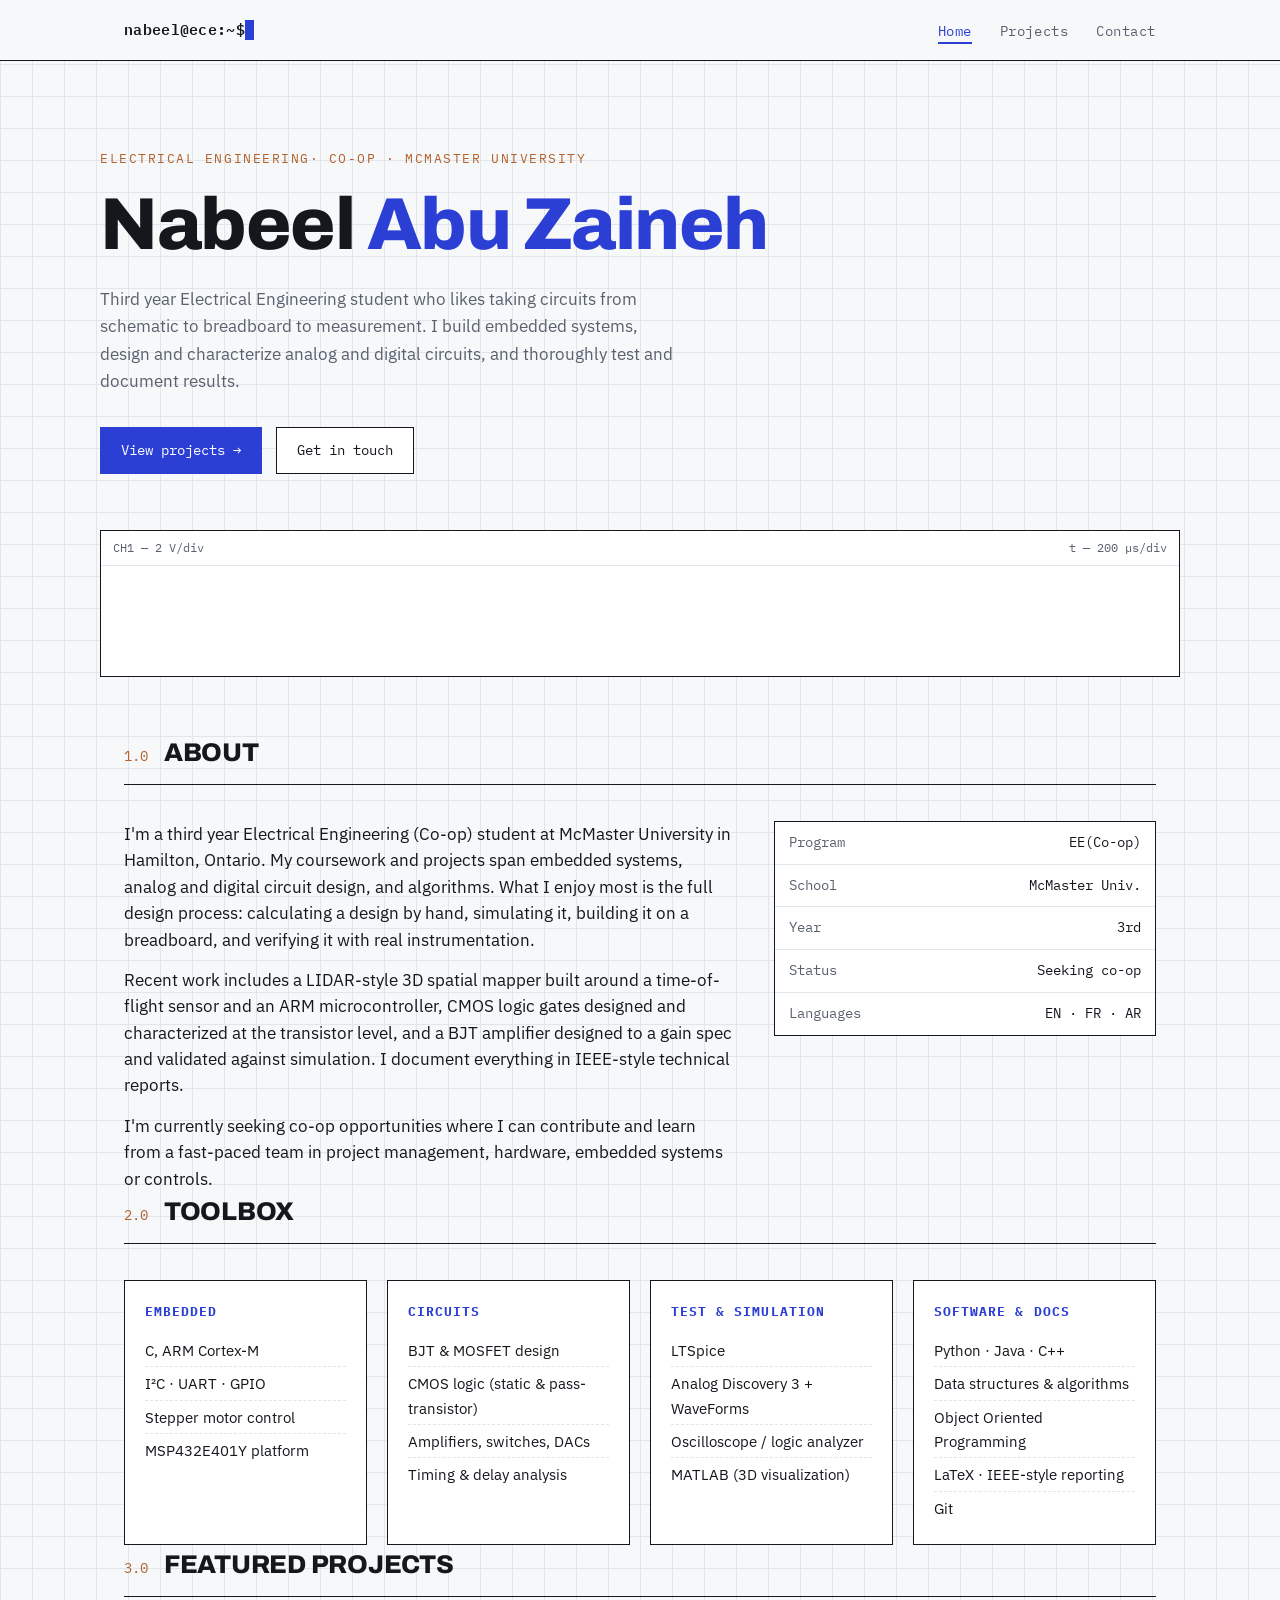
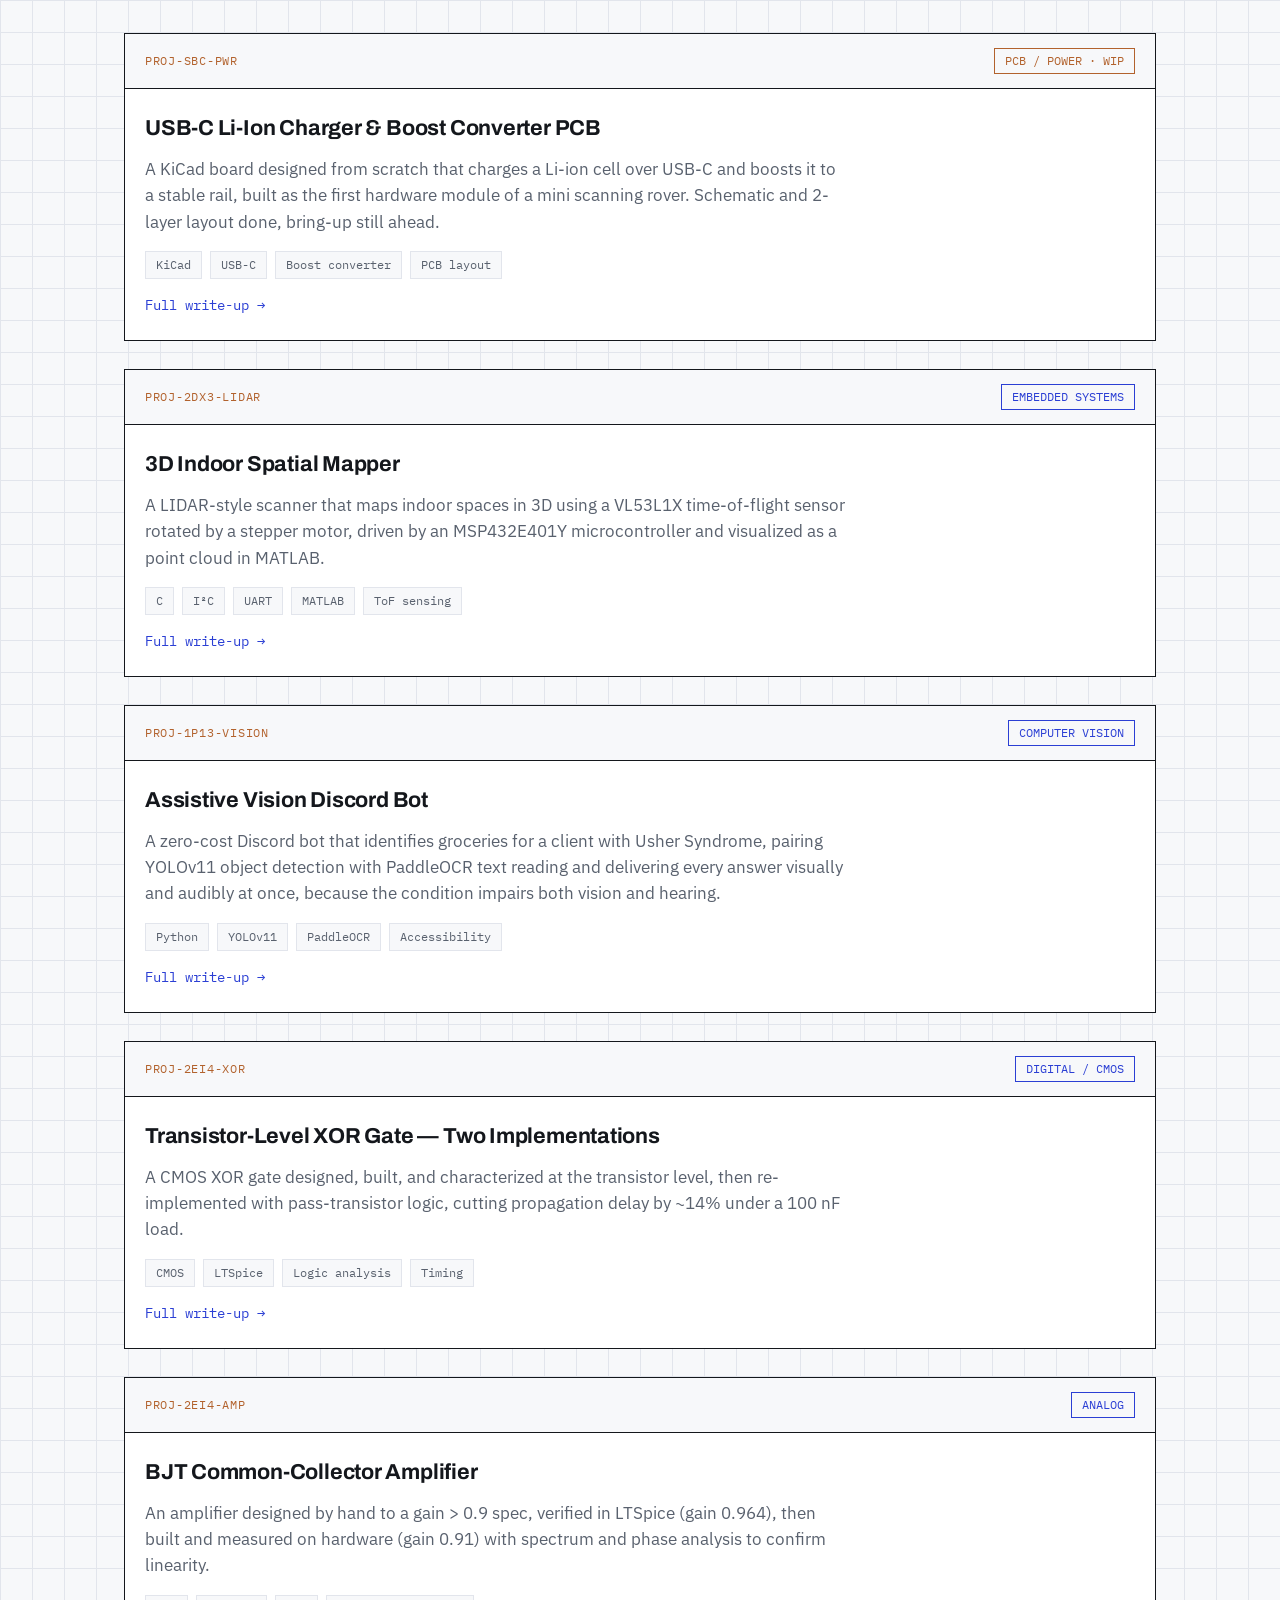
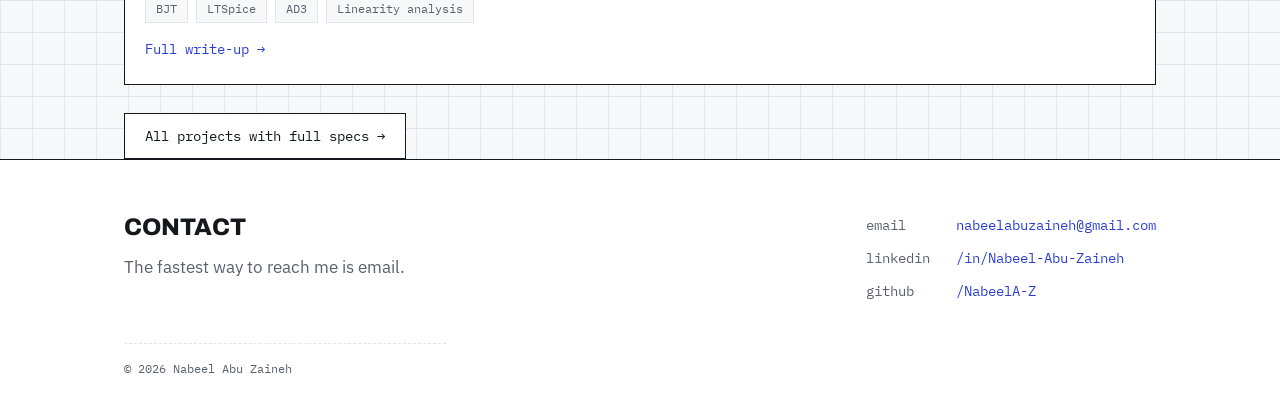
<file: index.html>
<!DOCTYPE html>
<html lang="en">
<head>
<meta charset="UTF-8">
<meta name="viewport" content="width=device-width, initial-scale=1.0">
<title>Nabeel Abu Zaineh — Electrical &amp; Computer Engineering</title>
<meta name="description" content="Portfolio of Nabeel Abu Zaineh, Electrical & Computer Engineering (Co-op) student at McMaster University. Embedded systems, circuit design, and hardware projects.">
<link rel="preconnect" href="https://fonts.googleapis.com">
<link rel="preconnect" href="https://fonts.gstatic.com" crossorigin>
<link href="https://fonts.googleapis.com/css2?family=Archivo:wght@700;800&family=IBM+Plex+Sans:wght@400;600&family=IBM+Plex+Mono:wght@400;600&display=swap" rel="stylesheet">
<link rel="stylesheet" href="style.css">
</head>
<body>

<header>
  <div class="wrap nav">
    <a class="brand" href="index.html">nabeel@ece:~$<span class="cursor">█</span></a>
    <nav aria-label="Main">
      <ul>
        <li><a href="index.html" aria-current="page">Home</a></li>
        <li><a href="projects.html">Projects</a></li>
        <li><a href="#contact">Contact</a></li>
      </ul>
    </nav>
  </div>
</header>

<main>
  <!-- ============ HERO ============ -->
  <section class="hero wrap">
    <p class="eyebrow">Electrical Engineering· Co-op · McMaster University</p>
    <h1>Nabeel <span class="accent">Abu Zaineh</span></h1>
    <p class="tagline">
      Third year Electrical Engineering student who likes taking circuits from schematic to breadboard to
      measurement. I build embedded systems, design and characterize analog and digital
      circuits, and thoroughly test and document results.
    </p>
    <div class="cta-row">
      <a class="btn primary" href="projects.html">View projects →</a>
      <a class="btn" href="#contact">Get in touch</a>
    </div>

    <!-- Signature element: oscilloscope trace -->
    <figure class="scope" aria-hidden="true">
      <div class="scope-label">
        <span>CH1 — 2 V/div</span>
        <span>t — 200 µs/div</span>
      </div>
      <svg viewBox="0 0 1200 110" preserveAspectRatio="none">
        <!-- square wave (CH1, blue) -->
        <polyline class="trace" points="0,85 90,85 90,25 210,25 210,85 330,85 330,25 450,25 450,85 570,85 570,25 690,25 690,85 810,85 810,25 930,25 930,85 1050,85 1050,25 1200,25"/>
        <!-- RC-charged response (CH2, copper) -->
        <path class="trace ghost" d="M0,85 L90,85 C110,35 130,28 210,26 L210,26 C230,76 250,83 330,84 C350,34 370,27 450,25 C470,75 490,82 570,84 C590,34 610,27 690,25 C710,75 730,82 810,84 C830,34 850,27 930,25 C950,75 970,82 1050,84 C1070,34 1090,27 1200,25"/>
      </svg>
    </figure>
  </section>

  <!-- ============ ABOUT ============ -->
  <section class="wrap reveal" id="about">
    <div class="sec-head"><span class="num">1.0</span><h2>About</h2></div>
    <div class="about-grid">
      <div>
        <p>
          I'm a third year Electrical Engineering (Co-op) student at McMaster
          University in Hamilton, Ontario. My coursework and projects span embedded systems,
          analog and digital circuit design, and algorithms. What I enjoy most is the
          full design process: calculating a design by hand, simulating it, building it on a
          breadboard, and verifying it with real instrumentation.
        </p>
        <p>
          Recent work includes a LIDAR-style 3D spatial mapper built around a time-of-flight
          sensor and an ARM microcontroller, CMOS logic gates designed and characterized at
          the transistor level, and a BJT amplifier designed to a gain spec and validated
          against simulation. I document everything in IEEE-style technical reports.
        </p>
        <p>
          I'm currently seeking co-op opportunities where I can contribute and learn from a fast-paced team in project management, hardware, embedded systems or controls.
        </p>
      </div>
      <dl class="factsheet" aria-label="Quick facts">
        <div><dt>Program</dt><dd>EE(Co-op)</dd></div>
        <div><dt>School</dt><dd>McMaster Univ.</dd></div>
        <div><dt>Year</dt><dd>3rd</dd></div>
        <div><dt>Status</dt><dd>Seeking co-op</dd></div>
        <div><dt>Languages</dt><dd>EN · FR · AR</dd></div>
      </dl>
    </div>
  </section>

  <!-- ============ SKILLS ============ -->
  <section class="wrap reveal" id="skills">
    <div class="sec-head"><span class="num">2.0</span><h2>Toolbox</h2></div>
    <div class="skills-grid">
      <div class="skill-card">
        <h3>Embedded</h3>
        <ul>
          <li>C, ARM Cortex-M</li>
          <li>I²C · UART · GPIO</li>
          <li>Stepper motor control</li>
          <li>MSP432E401Y platform</li>
        </ul>
      </div>
      <div class="skill-card">
        <h3>Circuits</h3>
        <ul>
          <li>BJT &amp; MOSFET design</li>
          <li>CMOS logic (static &amp; pass-transistor)</li>
          <li>Amplifiers, switches, DACs</li>
          <li>Timing &amp; delay analysis</li>
        </ul>
      </div>
      <div class="skill-card">
        <h3>Test &amp; Simulation</h3>
        <ul>
          <li>LTSpice</li>
          <li>Analog Discovery 3 + WaveForms</li>
          <li>Oscilloscope / logic analyzer</li>
          <li>MATLAB (3D visualization)</li>
        </ul>
      </div>
      <div class="skill-card">
        <h3>Software &amp; Docs</h3>
        <ul>
          <li>Python · Java · C++</li>
          <li>Data structures &amp; algorithms</li>
          <li>Object Oriented Programming</li>
          <li>LaTeX · IEEE-style reporting</li>
          <li>Git</li>
        </ul>
      </div>
    </div>
  </section>

  <!-- ============ FEATURED PROJECTS ============ -->
  <section class="wrap reveal" id="featured">
    <div class="sec-head"><span class="num">3.0</span><h2>Featured Projects</h2></div>
    <div class="proj-grid">

      <article class="proj">
        <div class="proj-head">
          <span class="part-no">PROJ-SBC-PWR</span>
          <span class="status wip">PCB / POWER · WIP</span>
        </div>
        <div class="proj-body">
          <h3><a href="charger.html">USB-C Li-Ion Charger &amp; Boost Converter PCB</a></h3>
          <p>
            A KiCad board designed from scratch that charges a Li-ion cell over USB-C and
            boosts it to a stable rail, built as the first hardware module of a mini
            scanning rover. Schematic and 2-layer layout done, bring-up still ahead.
          </p>
          <div class="tags">
            <span class="tag">KiCad</span><span class="tag">USB-C</span>
            <span class="tag">Boost converter</span><span class="tag">PCB layout</span>
          </div>
          <a class="readmore" href="charger.html">Full write-up →</a>
        </div>
      </article>

      <article class="proj">
        <div class="proj-head">
          <span class="part-no">PROJ-2DX3-LIDAR</span>
          <span class="status">EMBEDDED SYSTEMS</span>
        </div>
        <div class="proj-body">
          <h3><a href="lidar.html">3D Indoor Spatial Mapper</a></h3>
          <p>
            A LIDAR-style scanner that maps indoor spaces in 3D using a VL53L1X time-of-flight
            sensor rotated by a stepper motor, driven by an MSP432E401Y microcontroller and
            visualized as a point cloud in MATLAB.
          </p>
          <div class="tags">
            <span class="tag">C</span><span class="tag">I²C</span><span class="tag">UART</span>
            <span class="tag">MATLAB</span><span class="tag">ToF sensing</span>
          </div>
          <a class="readmore" href="lidar.html">Full write-up →</a>
        </div>
      </article>

      <article class="proj">
        <div class="proj-head">
          <span class="part-no">PROJ-1P13-VISION</span>
          <span class="status">COMPUTER VISION</span>
        </div>
        <div class="proj-body">
          <h3><a href="vision.html">Assistive Vision Discord Bot</a></h3>
          <p>
            A zero-cost Discord bot that identifies groceries for a client with Usher
            Syndrome, pairing YOLOv11 object detection with PaddleOCR text reading and
            delivering every answer visually and audibly at once, because the condition
            impairs both vision and hearing.
          </p>
          <div class="tags">
            <span class="tag">Python</span><span class="tag">YOLOv11</span>
            <span class="tag">PaddleOCR</span><span class="tag">Accessibility</span>
          </div>
          <a class="readmore" href="vision.html">Full write-up →</a>
        </div>
      </article>

      <article class="proj">
        <div class="proj-head">
          <span class="part-no">PROJ-2EI4-XOR</span>
          <span class="status">DIGITAL / CMOS</span>
        </div>
        <div class="proj-body">
          <h3><a href="xor.html">Transistor-Level XOR Gate — Two Implementations</a></h3>
          <p>
            A CMOS XOR gate designed, built, and characterized at the transistor level, then
            re-implemented with pass-transistor logic, cutting propagation delay by ~14%
            under a 100 nF load.
          </p>
          <div class="tags">
            <span class="tag">CMOS</span><span class="tag">LTSpice</span>
            <span class="tag">Logic analysis</span><span class="tag">Timing</span>
          </div>
          <a class="readmore" href="xor.html">Full write-up →</a>
        </div>
      </article>

      <article class="proj">
        <div class="proj-head">
          <span class="part-no">PROJ-2EI4-AMP</span>
          <span class="status">ANALOG</span>
        </div>
        <div class="proj-body">
          <h3><a href="amplifier.html">BJT Common-Collector Amplifier</a></h3>
          <p>
            An amplifier designed by hand to a gain &gt; 0.9 spec, verified in LTSpice
            (gain 0.964), then built and measured on hardware (gain 0.91) with spectrum and
            phase analysis to confirm linearity.
          </p>
          <div class="tags">
            <span class="tag">BJT</span><span class="tag">LTSpice</span>
            <span class="tag">AD3</span><span class="tag">Linearity analysis</span>
          </div>
          <a class="readmore" href="amplifier.html">Full write-up →</a>
        </div>
      </article>

    </div>
    <p style="margin-top: 28px;">
      <a class="btn" href="projects.html">All projects with full specs →</a>
    </p>
  </section>
</main>

<!-- ============ CONTACT / FOOTER ============ -->
<footer id="contact">
  <div class="wrap">
    <div class="foot-grid">
      <div>
        <h2>Contact</h2>
        <p>The fastest way to reach me is email.</p>
      </div>
      <ul class="contact-list">
        <li><span class="label">email</span><a href="mailto:nabeelabuzaineh@gmail.com">nabeelabuzaineh@gmail.com</a></li>
        <li><span class="label">linkedin</span><a href="https://www.linkedin.com/in/nabeel-abu-zaineh-313452333/">/in/Nabeel-Abu-Zaineh</a></li>
        <li><span class="label">github</span><a href="https://github.com/NabeelA-Z">/NabeelA-Z</a></li>
      </ul>
    </div>
    <p class="fineprint">© 2026 Nabeel Abu Zaineh</p>
  </div>
</footer>

<script>
  // Scroll reveal
  const io = new IntersectionObserver((entries) => {
    entries.forEach(e => { if (e.isIntersecting) { e.target.classList.add('in'); io.unobserve(e.target); } });
  }, { threshold: 0.12 });
  document.querySelectorAll('.reveal').forEach(el => io.observe(el));
</script>
</body>
</html>
</file>
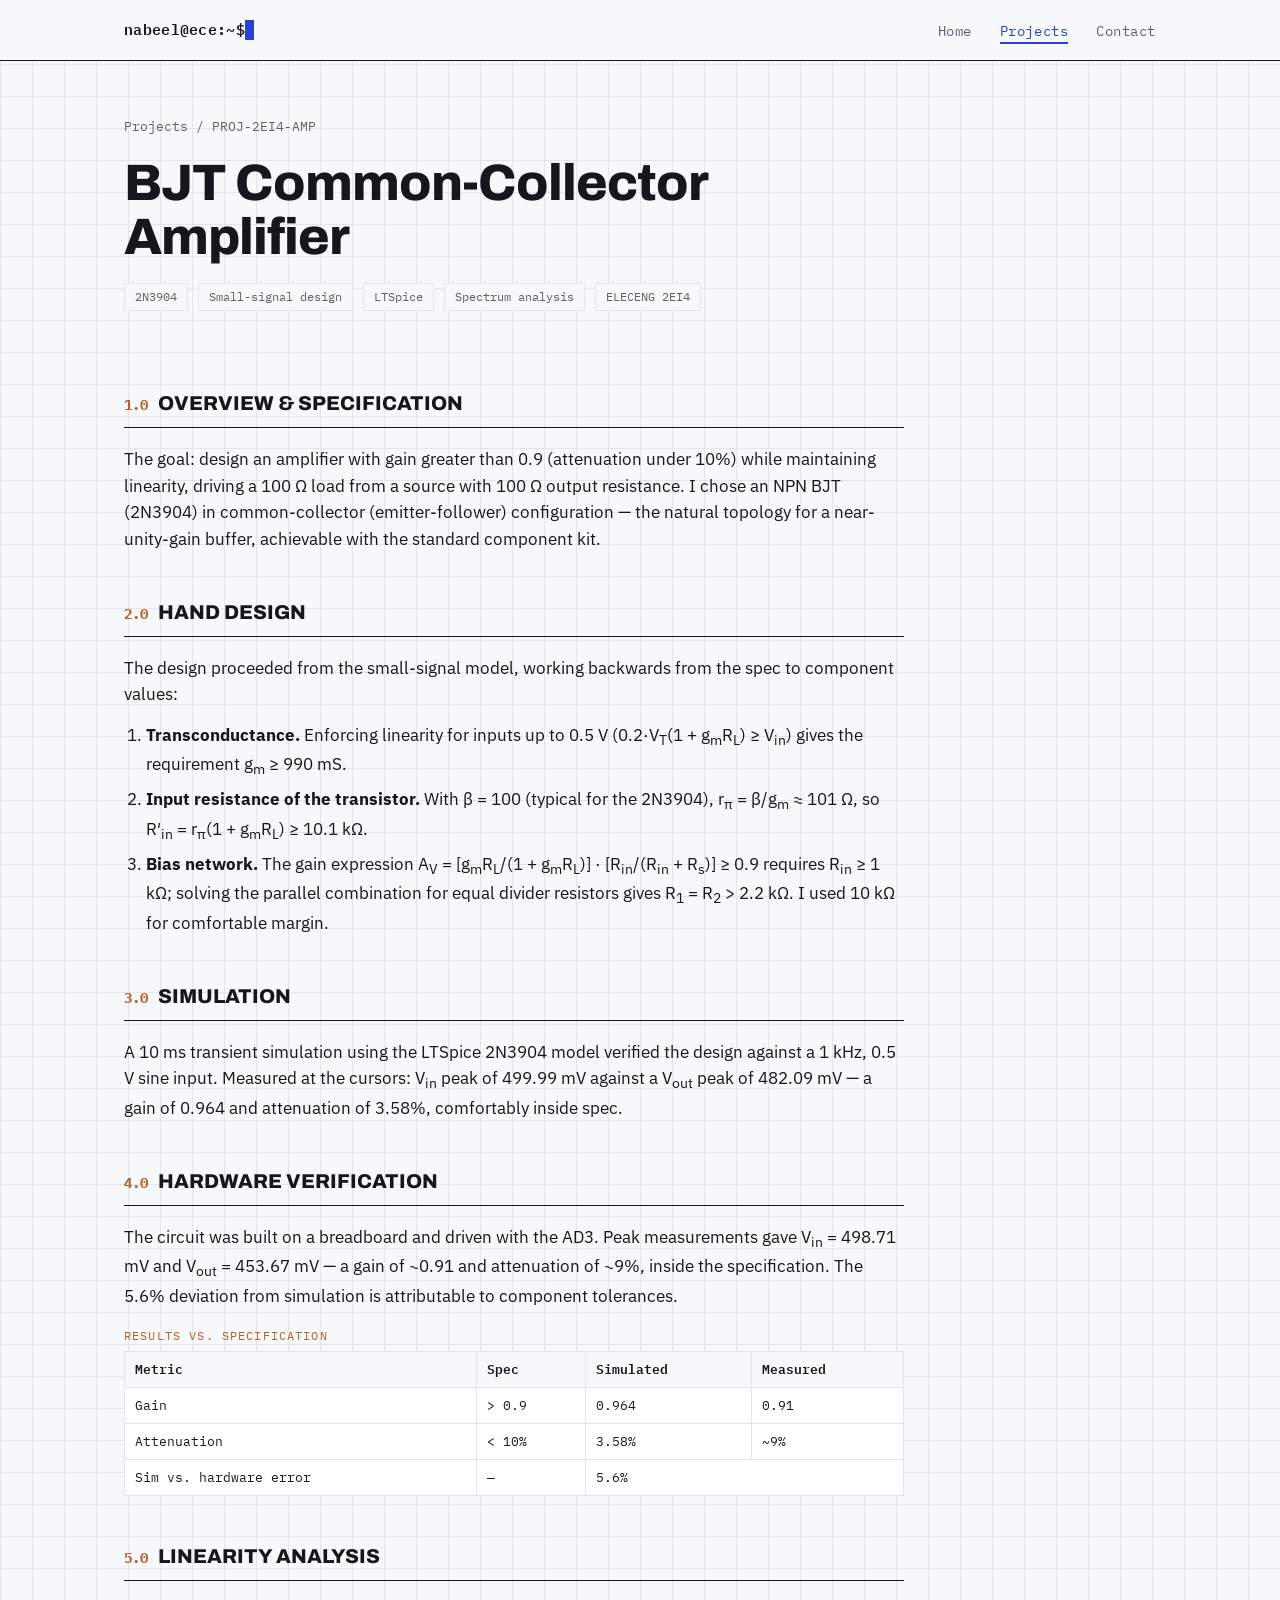
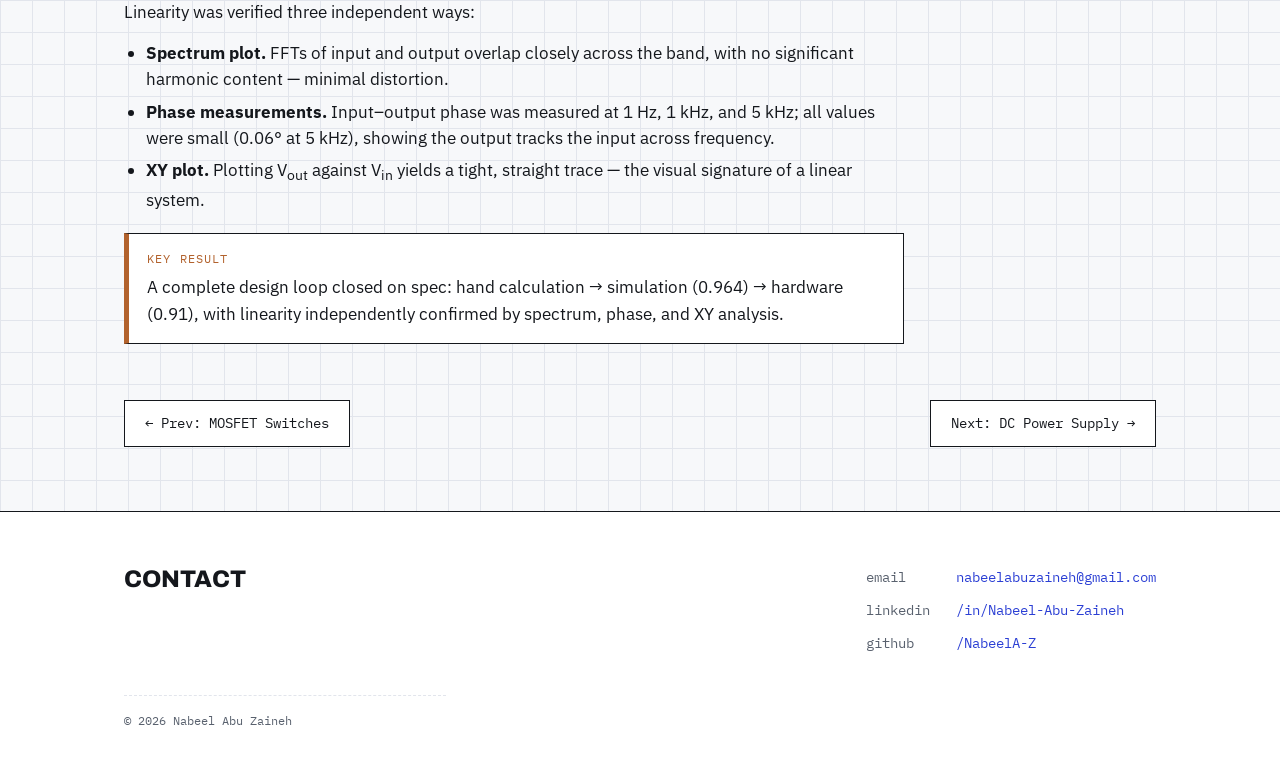
<file: amplifier.html>
<!DOCTYPE html>
<html lang="en">
<head>
<meta charset="UTF-8">
<meta name="viewport" content="width=device-width, initial-scale=1.0">
<title>BJT Common-Collector Amplifier — Nabeel Abu Zaineh</title>
<meta name="description" content="A 2N3904 common-collector amplifier designed by hand to a gain spec, simulated in LTSpice, and verified on hardware with spectrum and phase analysis.">
<link rel="preconnect" href="https://fonts.googleapis.com">
<link rel="preconnect" href="https://fonts.gstatic.com" crossorigin>
<link href="https://fonts.googleapis.com/css2?family=Archivo:wght@700;800&family=IBM+Plex+Sans:wght@400;600&family=IBM+Plex+Mono:wght@400;600&display=swap" rel="stylesheet">
<link rel="stylesheet" href="style.css">
</head>
<body>

<header>
  <div class="wrap nav">
    <a class="brand" href="index.html">nabeel@ece:~$<span class="cursor">█</span></a>
    <nav aria-label="Main">
      <ul>
        <li><a href="index.html">Home</a></li>
        <li><a href="projects.html" aria-current="page">Projects</a></li>
        <li><a href="index.html#contact">Contact</a></li>
      </ul>
    </nav>
  </div>
</header>

<main class="wrap">
  <div class="detail-hero">
    <p class="crumb"><a href="projects.html">Projects</a> / PROJ-2EI4-AMP</p>
    <h1>BJT Common-Collector Amplifier</h1>
    <div class="detail-meta">
      <span class="tag">2N3904</span><span class="tag">Small-signal design</span>
      <span class="tag">LTSpice</span><span class="tag">Spectrum analysis</span>
      <span class="tag">ELECENG 2EI4</span>
    </div>
  </div>

  <div class="detail-body">
    <h2><span class="num">1.0</span>Overview &amp; Specification</h2>
    <p>
      The goal: design an amplifier with gain greater than 0.9 (attenuation under 10%)
      while maintaining linearity, driving a 100 Ω load from a source with 100 Ω output
      resistance. I chose an NPN BJT (2N3904) in common-collector (emitter-follower)
      configuration — the natural topology for a near-unity-gain buffer, achievable with
      the standard component kit.
    </p>

    <h2><span class="num">2.0</span>Hand Design</h2>
    <p>
      The design proceeded from the small-signal model, working backwards from the spec to
      component values:
    </p>
    <ol>
      <li>
        <strong>Transconductance.</strong> Enforcing linearity for inputs up to 0.5 V
        (0.2·V<sub>T</sub>(1 + g<sub>m</sub>R<sub>L</sub>) ≥ V<sub>in</sub>) gives the
        requirement g<sub>m</sub> ≥ 990 mS.
      </li>
      <li>
        <strong>Input resistance of the transistor.</strong> With β = 100 (typical for the
        2N3904), r<sub>π</sub> = β/g<sub>m</sub> ≈ 101 Ω, so
        R′<sub>in</sub> = r<sub>π</sub>(1 + g<sub>m</sub>R<sub>L</sub>) ≥ 10.1 kΩ.
      </li>
      <li>
        <strong>Bias network.</strong> The gain expression
        A<sub>V</sub> = [g<sub>m</sub>R<sub>L</sub>/(1 + g<sub>m</sub>R<sub>L</sub>)] ·
        [R<sub>in</sub>/(R<sub>in</sub> + R<sub>s</sub>)] ≥ 0.9 requires
        R<sub>in</sub> ≥ 1 kΩ; solving the parallel combination for equal divider
        resistors gives R<sub>1</sub> = R<sub>2</sub> &gt; 2.2 kΩ. I used 10 kΩ for
        comfortable margin.
      </li>
    </ol>

    <h2><span class="num">3.0</span>Simulation</h2>
    <p>
      A 10 ms transient simulation using the LTSpice 2N3904 model verified the design
      against a 1 kHz, 0.5 V sine input. Measured at the cursors: V<sub>in</sub> peak of
      499.99 mV against a V<sub>out</sub> peak of 482.09 mV — a gain of 0.964 and
      attenuation of 3.58%, comfortably inside spec.
    </p>

    <h2><span class="num">4.0</span>Hardware Verification</h2>
    <p>
      The circuit was built on a breadboard and driven with the AD3. Peak measurements gave
      V<sub>in</sub> = 498.71 mV and V<sub>out</sub> = 453.67 mV — a gain of ~0.91 and
      attenuation of ~9%, inside the specification. The 5.6% deviation from simulation is
      attributable to component tolerances.
    </p>
    <table class="specs">
      <caption>Results vs. specification</caption>
      <tr><th>Metric</th><th>Spec</th><th>Simulated</th><th>Measured</th></tr>
      <tr><td>Gain</td><td>&gt; 0.9</td><td>0.964</td><td>0.91</td></tr>
      <tr><td>Attenuation</td><td>&lt; 10%</td><td>3.58%</td><td>~9%</td></tr>
      <tr><td>Sim vs. hardware error</td><td>—</td><td colspan="2">5.6%</td></tr>
    </table>

    <h2><span class="num">5.0</span>Linearity Analysis</h2>
    <p>Linearity was verified three independent ways:</p>
    <ul>
      <li>
        <strong>Spectrum plot.</strong> FFTs of input and output overlap closely across the
        band, with no significant harmonic content — minimal distortion.
      </li>
      <li>
        <strong>Phase measurements.</strong> Input–output phase was measured at 1 Hz,
        1 kHz, and 5 kHz; all values were small (0.06° at 5 kHz), showing the output
        tracks the input across frequency.
      </li>
      <li>
        <strong>XY plot.</strong> Plotting V<sub>out</sub> against V<sub>in</sub> yields a
        tight, straight trace — the visual signature of a linear system.
      </li>
    </ul>
    <div class="callout">
      <p class="callout-label">Key result</p>
      <p>
        A complete design loop closed on spec: hand calculation → simulation (0.964) →
        hardware (0.91), with linearity independently confirmed by spectrum, phase, and XY
        analysis.
      </p>
    </div>
  </div>

  <div class="proj-pager">
    <a class="btn" href="switches.html">← Prev: MOSFET Switches</a>
    <a class="btn" href="psu.html">Next: DC Power Supply →</a>
  </div>
</main>

<footer id="contact">
  <div class="wrap">
    <div class="foot-grid">
      <div>
        <h2>Contact</h2>
      </div>
      <ul class="contact-list">
        <li><span class="label">email</span><a href="mailto:nabeelabuzaineh@gmail.com">nabeelabuzaineh@gmail.com</a></li>
        <li><span class="label">linkedin</span><a href="https://www.linkedin.com/in/nabeel-abu-zaineh-313452333/">/in/Nabeel-Abu-Zaineh</a></li>
        <li><span class="label">github</span><a href="https://github.com/NabeelA-Z">/NabeelA-Z</a></li>
      </ul>
    </div>
    <p class="fineprint">© 2026 Nabeel Abu Zaineh</p>
  </div>
</footer>
</body>
</html>
</file>
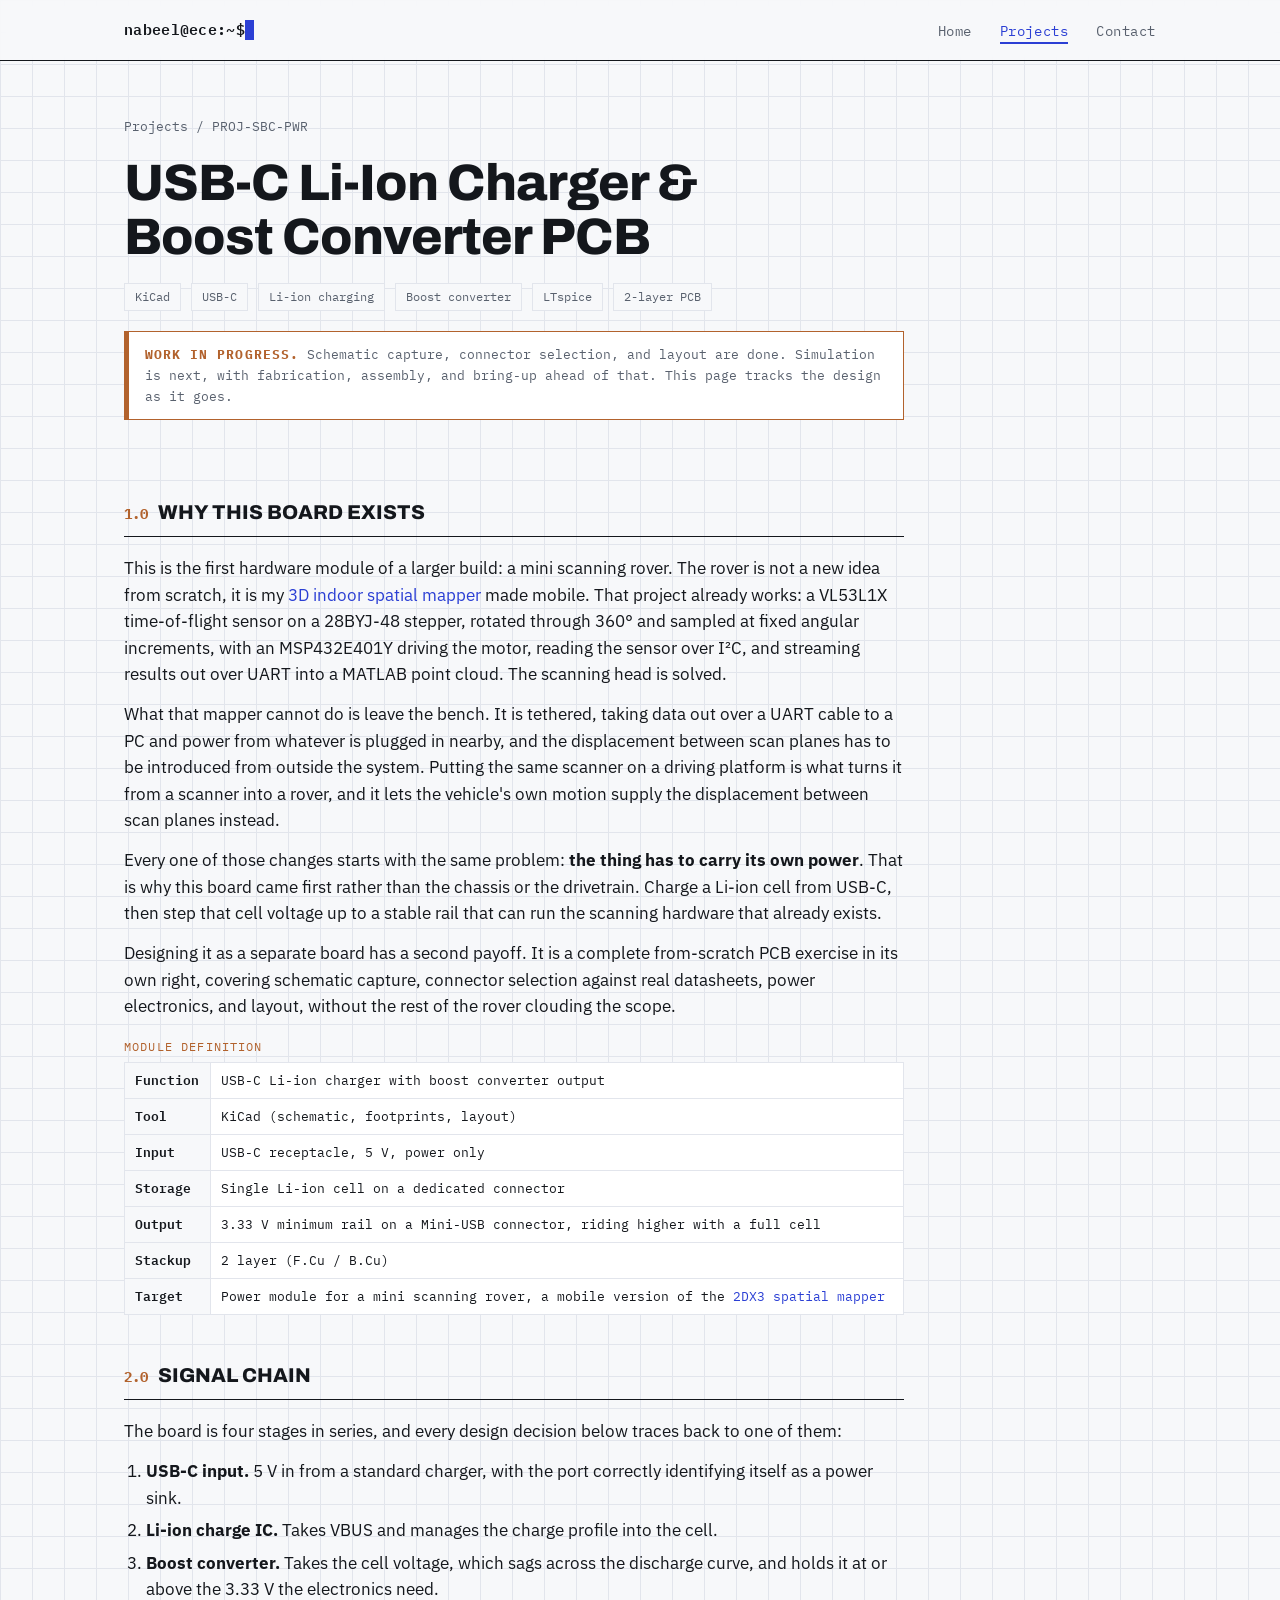
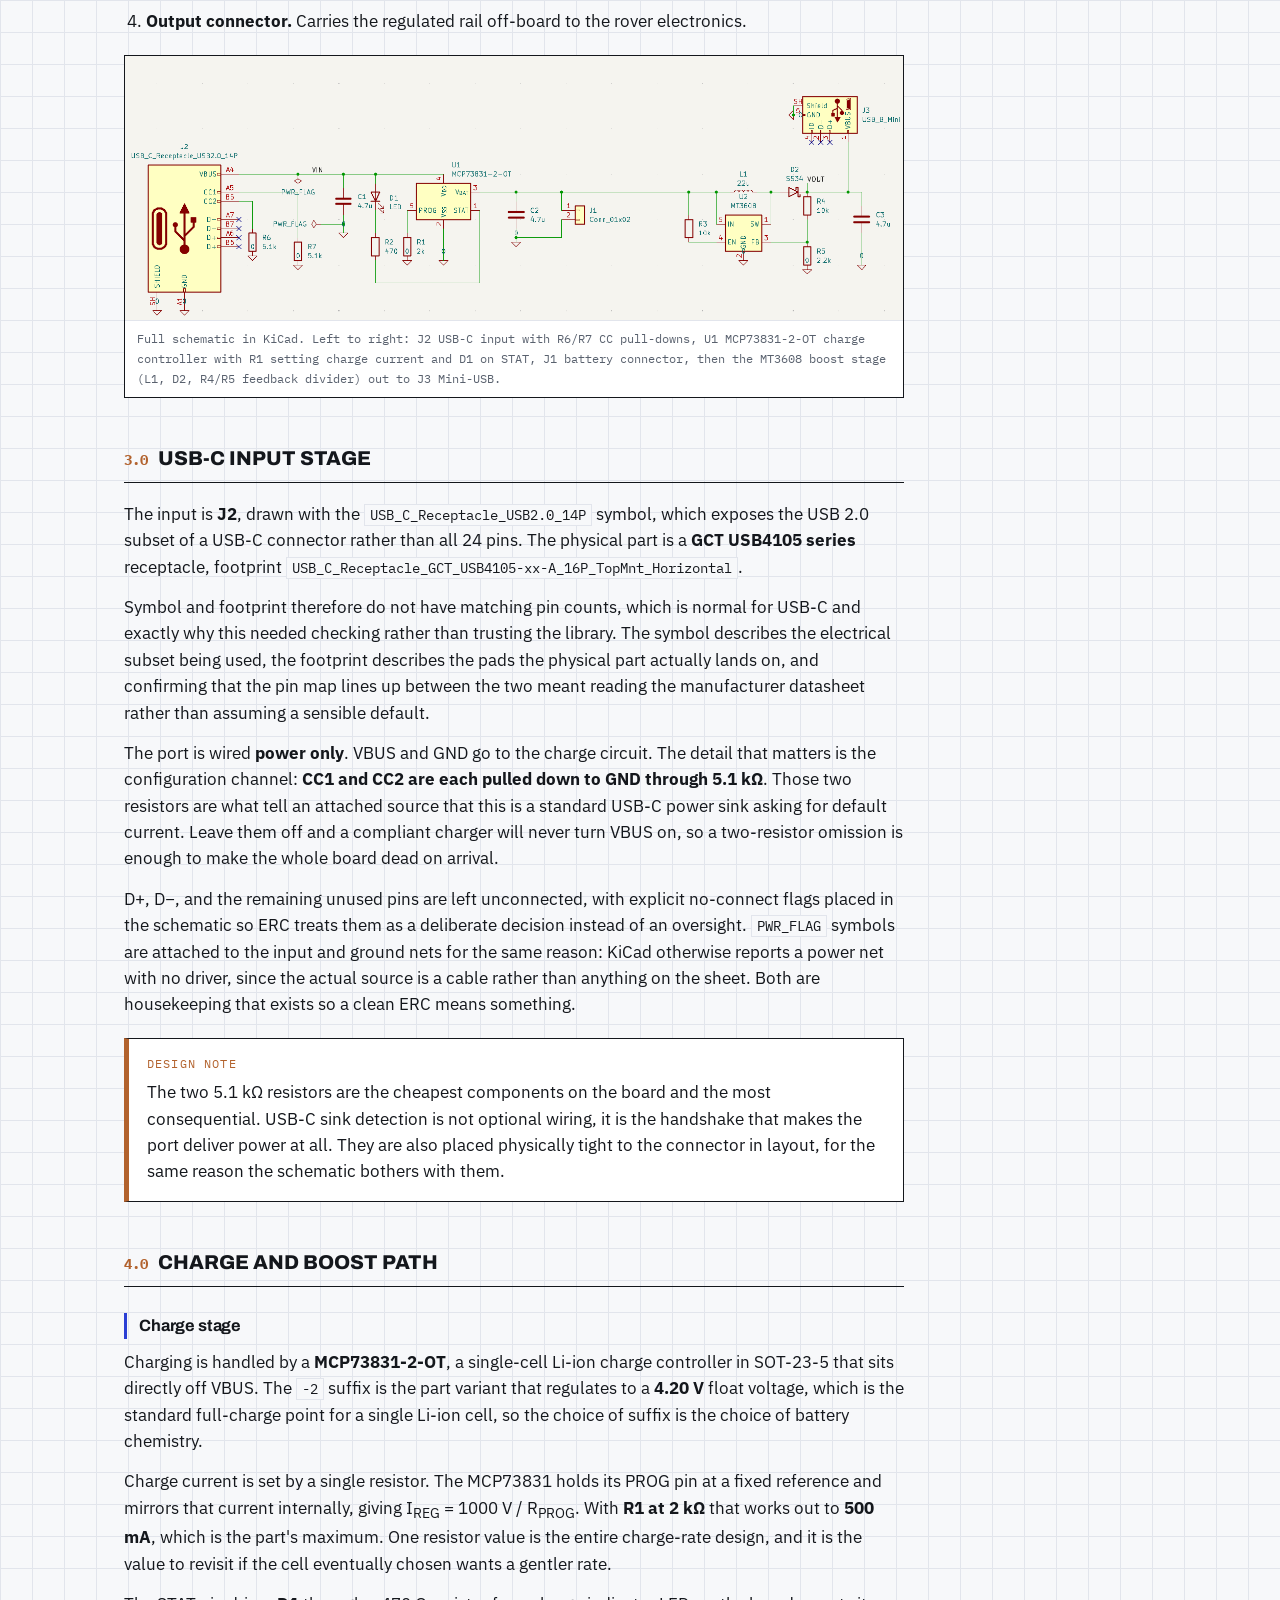
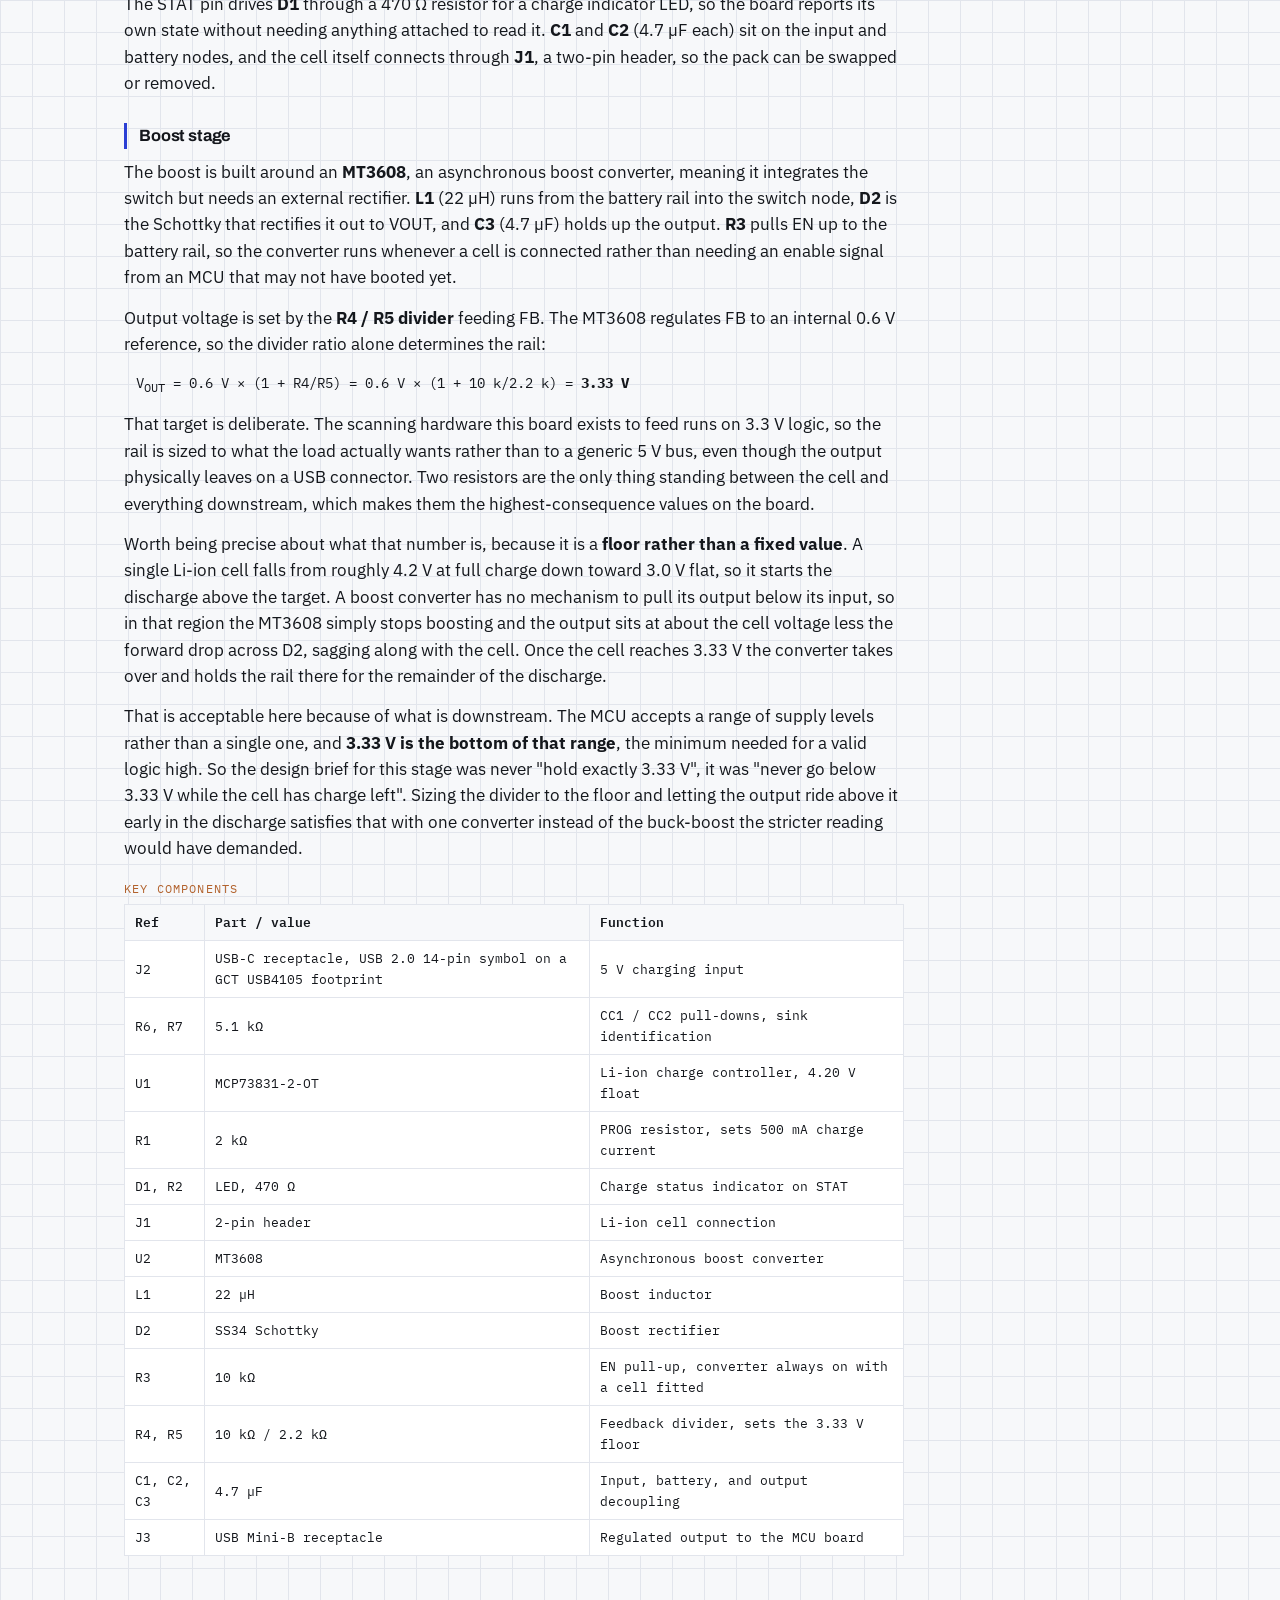
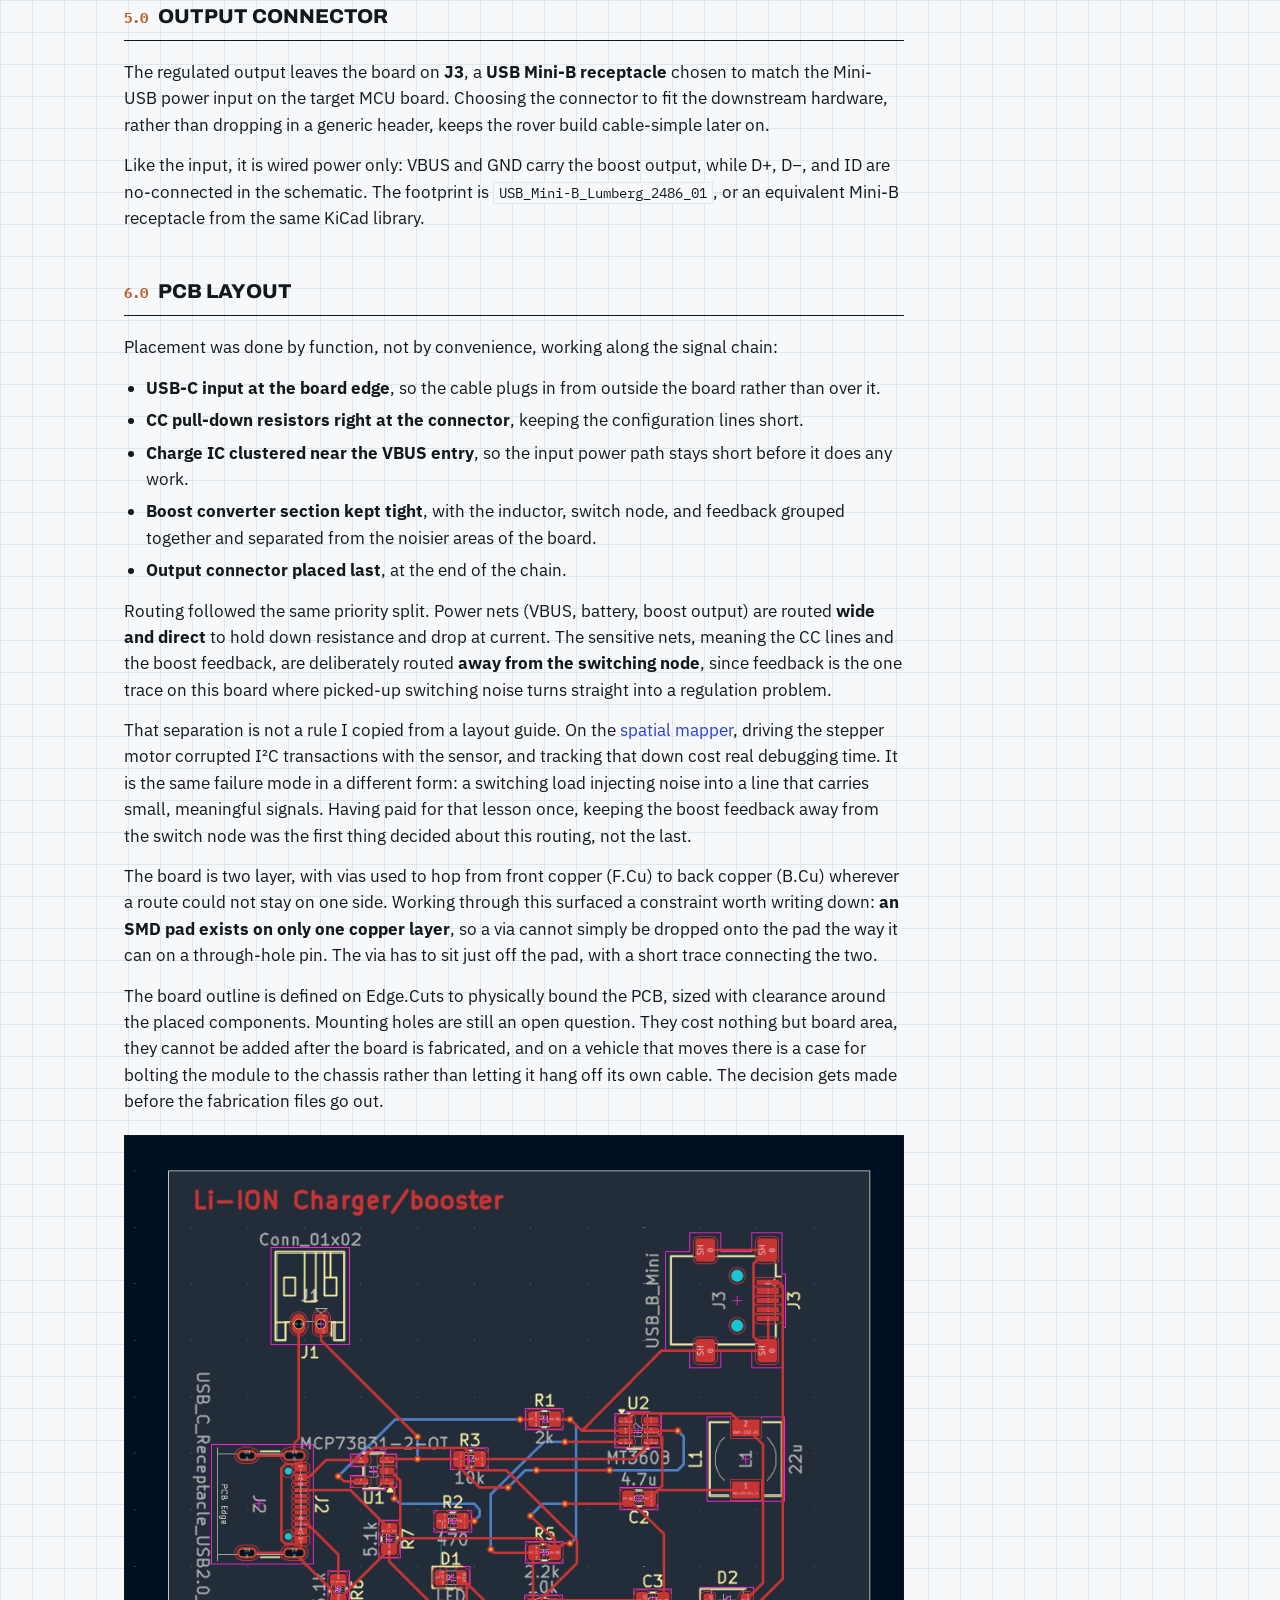
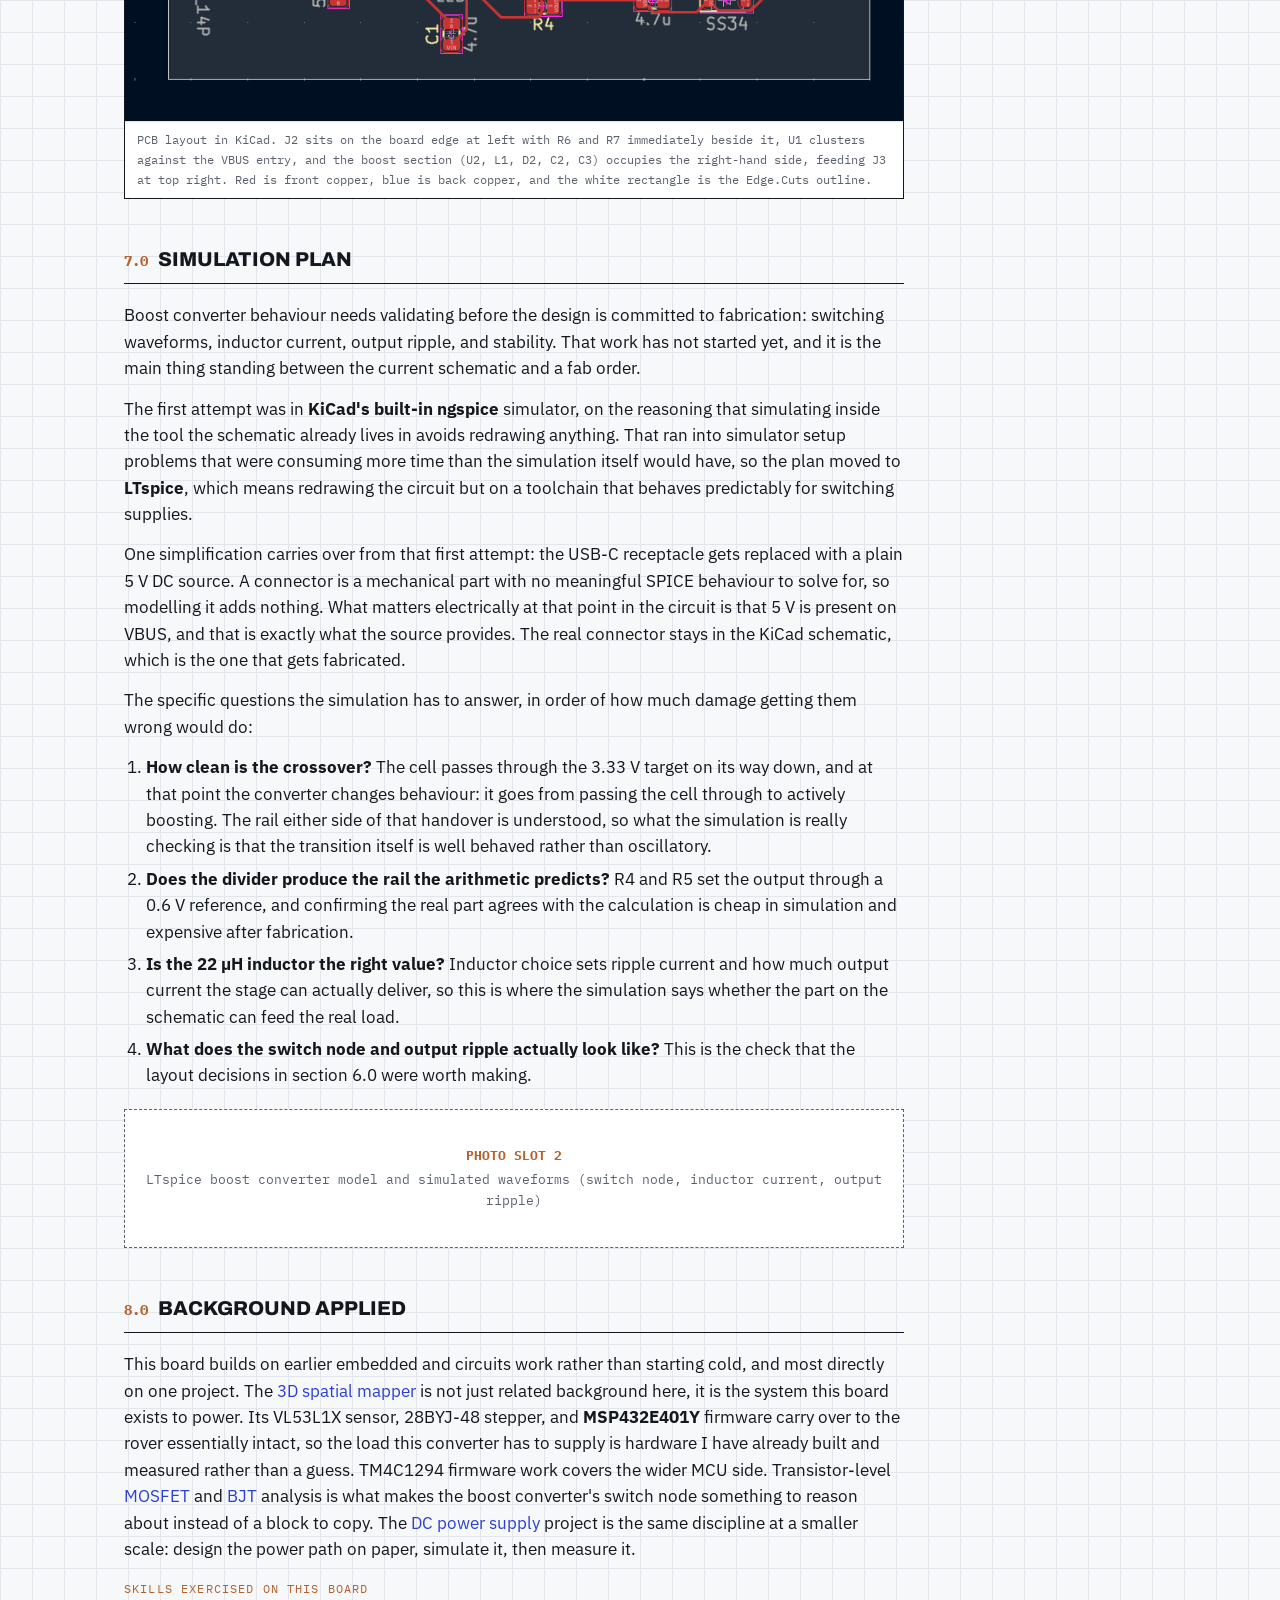
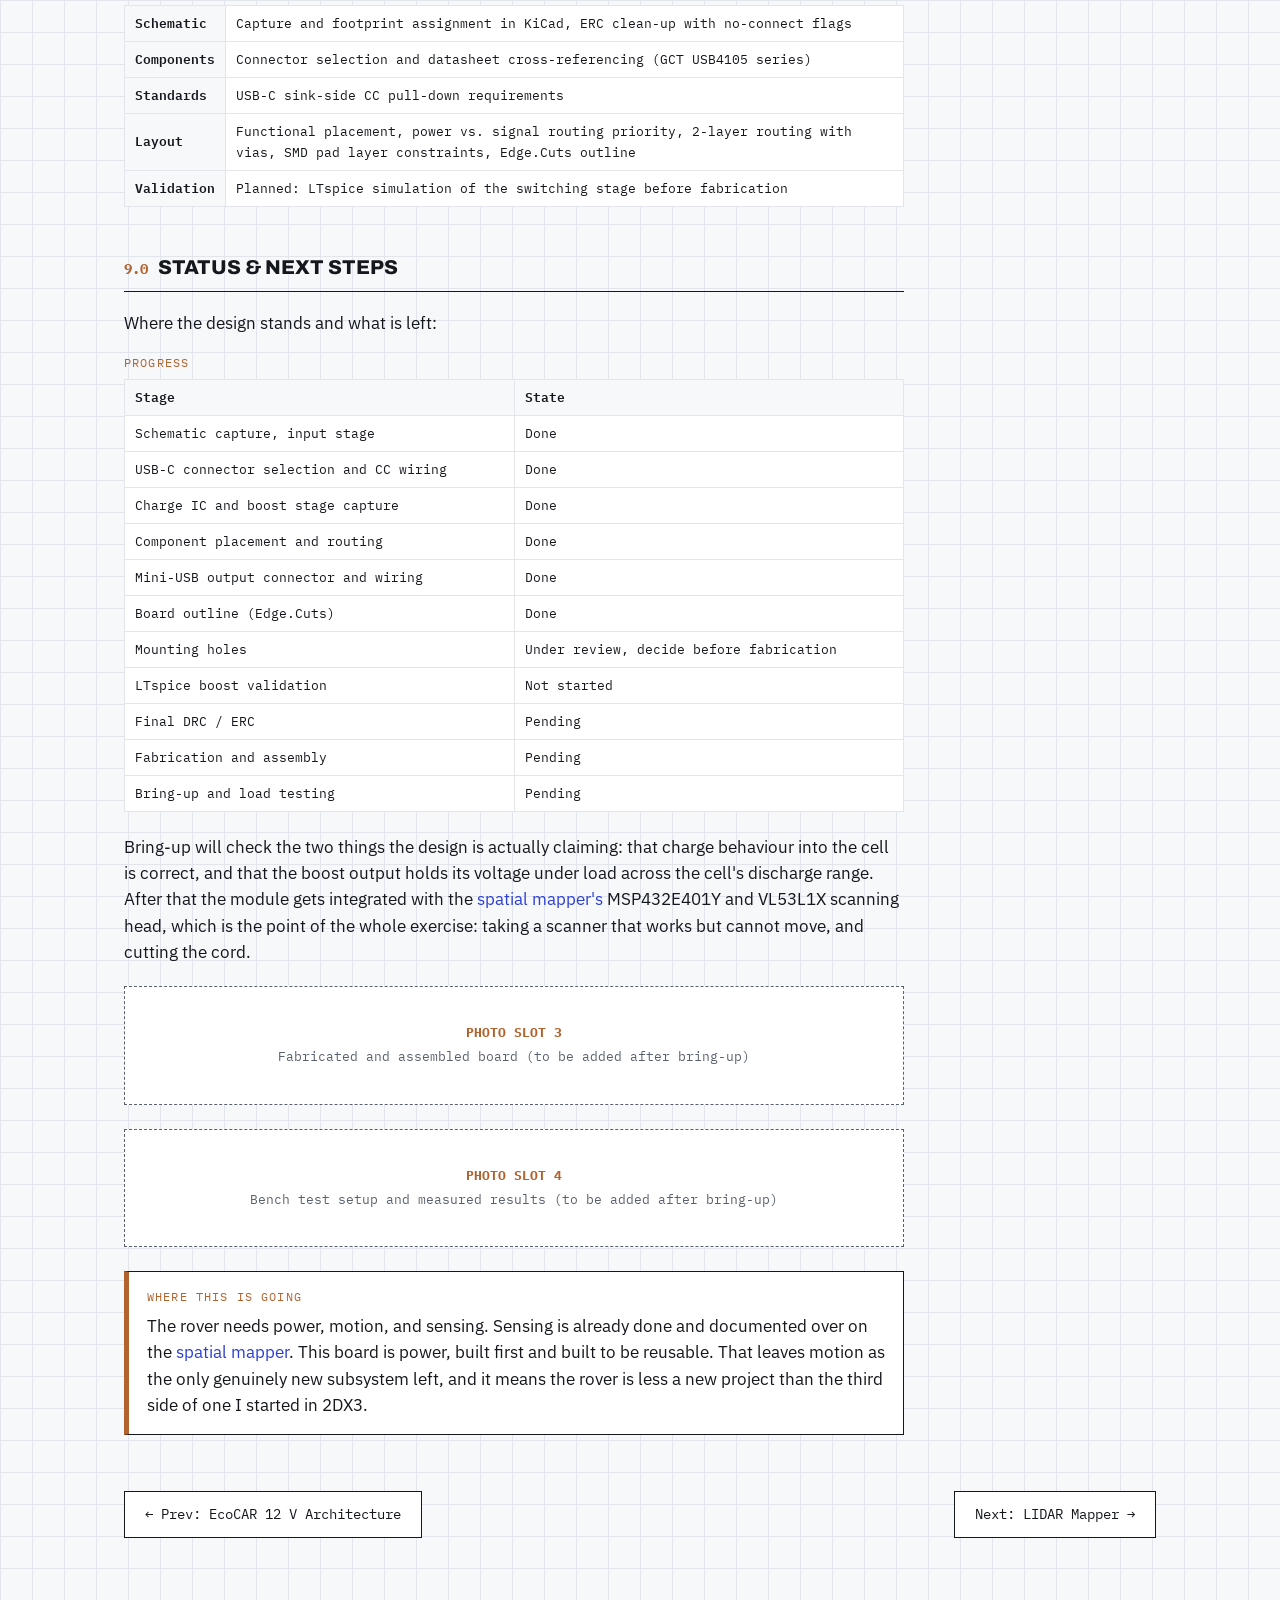
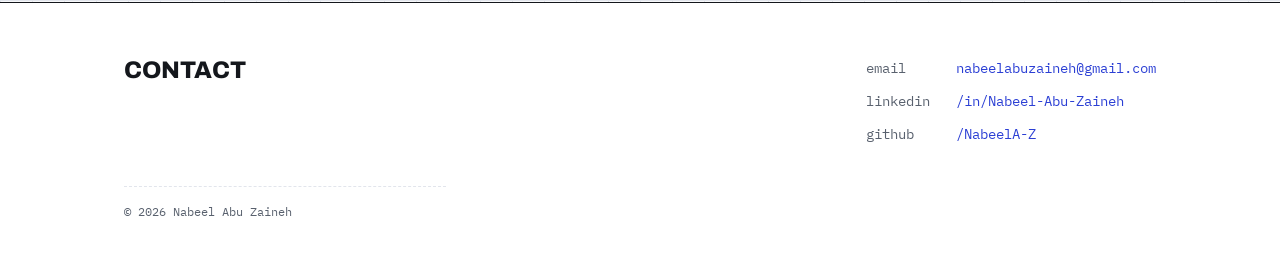
<file: charger.html>
<!DOCTYPE html>
<html lang="en">
<head>
<meta charset="UTF-8">
<meta name="viewport" content="width=device-width, initial-scale=1.0">
<title>USB-C Li-Ion Charger / Boost Converter PCB — Nabeel Abu Zaineh</title>
<meta name="description" content="A USB-C Li-ion charger and boost converter PCB designed from scratch in KiCad, the first hardware module of a mini scanning rover. Work in progress.">
<link rel="preconnect" href="https://fonts.googleapis.com">
<link rel="preconnect" href="https://fonts.gstatic.com" crossorigin>
<link href="https://fonts.googleapis.com/css2?family=Archivo:wght@700;800&family=IBM+Plex+Sans:wght@400;600&family=IBM+Plex+Mono:wght@400;600&display=swap" rel="stylesheet">
<link rel="stylesheet" href="style.css">
</head>
<body>

<header>
  <div class="wrap nav">
    <a class="brand" href="index.html">nabeel@ece:~$<span class="cursor">█</span></a>
    <nav aria-label="Main">
      <ul>
        <li><a href="index.html">Home</a></li>
        <li><a href="projects.html" aria-current="page">Projects</a></li>
        <li><a href="index.html#contact">Contact</a></li>
      </ul>
    </nav>
  </div>
</header>

<main class="wrap">
  <div class="detail-hero">
    <p class="crumb"><a href="projects.html">Projects</a> / PROJ-SBC-PWR</p>
    <h1>USB-C Li-Ion Charger &amp; Boost Converter PCB</h1>
    <div class="detail-meta">
      <span class="tag">KiCad</span><span class="tag">USB-C</span>
      <span class="tag">Li-ion charging</span><span class="tag">Boost converter</span>
      <span class="tag">LTspice</span><span class="tag">2-layer PCB</span>
    </div>
    <p class="wip-banner"><strong>Work in progress.</strong> Schematic capture, connector
      selection, and layout are done. Simulation is next, with fabrication, assembly, and
      bring-up ahead of that. This page tracks the design as it goes.</p>
  </div>

  <div class="detail-body">

    <h2><span class="num">1.0</span>Why This Board Exists</h2>
    <p>
      This is the first hardware module of a larger build: a mini scanning rover. The rover
      is not a new idea from scratch, it is my
      <a href="lidar.html">3D indoor spatial mapper</a> made mobile. That project already
      works: a VL53L1X time-of-flight sensor on a 28BYJ-48 stepper, rotated through 360° and
      sampled at fixed angular increments, with an MSP432E401Y driving the motor, reading the
      sensor over I&#178;C, and streaming results out over UART into a MATLAB point cloud.
      The scanning head is solved.
    </p>
    <p>
      What that mapper cannot do is leave the bench. It is tethered, taking data out over a
      UART cable to a PC and power from whatever is plugged in nearby, and the displacement
      between scan planes has to be introduced from outside the system. Putting the same
      scanner on a driving platform is what turns it from a scanner into a rover, and it lets
      the vehicle's own motion supply the displacement between scan planes instead.
    </p>
    <p>
      Every one of those changes starts with the same problem: <strong>the thing has to carry
      its own power</strong>. That is why this board came first rather than the chassis or
      the drivetrain. Charge a Li-ion cell from USB-C, then step that cell voltage up to a
      stable rail that can run the scanning hardware that already exists.
    </p>
    <p>
      Designing it as a separate board has a second payoff. It is a complete from-scratch
      PCB exercise in its own right, covering schematic capture, connector selection against
      real datasheets, power electronics, and layout, without the rest of the rover clouding
      the scope.
    </p>
    <table class="specs">
      <caption>Module definition</caption>
      <tr><th>Function</th><td>USB-C Li-ion charger with boost converter output</td></tr>
      <tr><th>Tool</th><td>KiCad (schematic, footprints, layout)</td></tr>
      <tr><th>Input</th><td>USB-C receptacle, 5 V, power only</td></tr>
      <tr><th>Storage</th><td>Single Li-ion cell on a dedicated connector</td></tr>
      <tr><th>Output</th><td>3.33 V minimum rail on a Mini-USB connector, riding higher with a full cell</td></tr>
      <tr><th>Stackup</th><td>2 layer (F.Cu / B.Cu)</td></tr>
      <tr><th>Target</th><td>Power module for a mini scanning rover, a mobile version of the <a href="lidar.html">2DX3 spatial mapper</a></td></tr>
    </table>

    <h2><span class="num">2.0</span>Signal Chain</h2>
    <p>
      The board is four stages in series, and every design decision below traces back to one
      of them:
    </p>
    <ol>
      <li><strong>USB-C input.</strong> 5 V in from a standard charger, with the port
        correctly identifying itself as a power sink.</li>
      <li><strong>Li-ion charge IC.</strong> Takes VBUS and manages the charge profile into
        the cell.</li>
      <li><strong>Boost converter.</strong> Takes the cell voltage, which sags across the
        discharge curve, and holds it at or above the 3.33 V the electronics need.</li>
      <li><strong>Output connector.</strong> Carries the regulated rail off-board to the
        rover electronics.</li>
    </ol>

    <figure class="site-fig">
      <img src="img/charger-schematic.png" alt="KiCad schematic of the USB-C Li-ion charger and boost converter, showing the USB-C receptacle with CC pull-downs, the MCP73831 charge controller, the battery connector, the MT3608 boost stage, and the Mini-USB output">
      <figcaption>Full schematic in KiCad. Left to right: J2 USB-C input with R6/R7 CC pull-downs, U1 MCP73831-2-OT charge controller with R1 setting charge current and D1 on STAT, J1 battery connector, then the MT3608 boost stage (L1, D2, R4/R5 feedback divider) out to J3 Mini-USB.</figcaption>
    </figure>

    <h2><span class="num">3.0</span>USB-C Input Stage</h2>
    <p>
      The input is <strong>J2</strong>, drawn with the
      <code>USB_C_Receptacle_USB2.0_14P</code> symbol, which exposes the USB 2.0 subset of a
      USB-C connector rather than all 24 pins. The physical part is a
      <strong>GCT USB4105 series</strong> receptacle, footprint
      <code>USB_C_Receptacle_GCT_USB4105-xx-A_16P_TopMnt_Horizontal</code>.
    </p>
    <p>
      Symbol and footprint therefore do not have matching pin counts, which is normal for
      USB-C and exactly why this needed checking rather than trusting the library. The
      symbol describes the electrical subset being used, the footprint describes the pads
      the physical part actually lands on, and confirming that the pin map lines up between
      the two meant reading the manufacturer datasheet rather than assuming a sensible
      default.
    </p>
    <p>
      The port is wired <strong>power only</strong>. VBUS and GND go to the charge circuit.
      The detail that matters is the configuration channel: <strong>CC1 and CC2 are each
      pulled down to GND through 5.1 k&#937;</strong>. Those two resistors are what tell an
      attached source that this is a standard USB-C power sink asking for default current.
      Leave them off and a compliant charger will never turn VBUS on, so a two-resistor
      omission is enough to make the whole board dead on arrival.
    </p>
    <p>
      D+, D&#8722;, and the remaining unused pins are left unconnected, with explicit
      no-connect flags placed in the schematic so ERC treats them as a deliberate decision
      instead of an oversight. <code>PWR_FLAG</code> symbols are attached to the input and
      ground nets for the same reason: KiCad otherwise reports a power net with no driver,
      since the actual source is a cable rather than anything on the sheet. Both are
      housekeeping that exists so a clean ERC means something.
    </p>
    <div class="callout">
      <p class="callout-label">Design note</p>
      <p>
        The two 5.1 k&#937; resistors are the cheapest components on the board and the most
        consequential. USB-C sink detection is not optional wiring, it is the handshake that
        makes the port deliver power at all. They are also placed physically tight to the
        connector in layout, for the same reason the schematic bothers with them.
      </p>
    </div>

    <h2><span class="num">4.0</span>Charge and Boost Path</h2>
    <h3 class="sub">Charge stage</h3>
    <p>
      Charging is handled by a <strong>MCP73831-2-OT</strong>, a single-cell Li-ion charge
      controller in SOT-23-5 that sits directly off VBUS. The <code>-2</code> suffix is the
      part variant that regulates to a <strong>4.20 V</strong> float voltage, which is the
      standard full-charge point for a single Li-ion cell, so the choice of suffix is the
      choice of battery chemistry.
    </p>
    <p>
      Charge current is set by a single resistor. The MCP73831 holds its PROG pin at a fixed
      reference and mirrors that current internally, giving
      I<sub>REG</sub> = 1000&nbsp;V / R<sub>PROG</sub>. With <strong>R1 at 2 k&#937;</strong>
      that works out to <strong>500 mA</strong>, which is the part's maximum. One resistor
      value is the entire charge-rate design, and it is the value to revisit if the cell
      eventually chosen wants a gentler rate.
    </p>
    <p>
      The STAT pin drives <strong>D1</strong> through a 470 &#937; resistor for a charge
      indicator LED, so the board reports its own state without needing anything attached to
      read it. <strong>C1</strong> and <strong>C2</strong> (4.7 &#181;F each) sit on the
      input and battery nodes, and the cell itself connects through <strong>J1</strong>, a
      two-pin header, so the pack can be swapped or removed.
    </p>

    <h3 class="sub">Boost stage</h3>
    <p>
      The boost is built around an <strong>MT3608</strong>, an asynchronous boost converter,
      meaning it integrates the switch but needs an external rectifier. <strong>L1</strong>
      (22 &#181;H) runs from the battery rail into the switch node, <strong>D2</strong> is
      the Schottky that rectifies it out to VOUT, and <strong>C3</strong> (4.7 &#181;F)
      holds up the output. <strong>R3</strong> pulls EN up to the battery rail, so the
      converter runs whenever a cell is connected rather than needing an enable signal from
      an MCU that may not have booted yet.
    </p>
    <p>
      Output voltage is set by the <strong>R4 / R5 divider</strong> feeding FB. The MT3608
      regulates FB to an internal 0.6 V reference, so the divider ratio alone determines the
      rail:
    </p>
    <p style="font-family: var(--mono); font-size: 0.9rem; padding-left: 12px;">
      V<sub>OUT</sub> = 0.6&nbsp;V &#215; (1 + R4/R5) = 0.6&nbsp;V &#215; (1 + 10&nbsp;k/2.2&nbsp;k) =
      <strong>3.33 V</strong>
    </p>
    <p>
      That target is deliberate. The scanning hardware this board exists to feed runs on 3.3 V
      logic, so the rail is sized to what the load actually wants rather than to a generic
      5 V bus, even though the output physically leaves on a USB connector. Two resistors are
      the only thing standing between the cell and everything downstream, which makes them
      the highest-consequence values on the board.
    </p>
    <p>
      Worth being precise about what that number is, because it is a <strong>floor rather
      than a fixed value</strong>. A single Li-ion cell falls from roughly 4.2 V at full
      charge down toward 3.0 V flat, so it starts the discharge above the target. A boost
      converter has no mechanism to pull its output below its input, so in that region the
      MT3608 simply stops boosting and the output sits at about the cell voltage less the
      forward drop across D2, sagging along with the cell. Once the cell reaches 3.33 V the
      converter takes over and holds the rail there for the remainder of the discharge.
    </p>
    <p>
      That is acceptable here because of what is downstream. The MCU accepts a range of
      supply levels rather than a single one, and <strong>3.33 V is the bottom of that
      range</strong>, the minimum needed for a valid logic high. So the design brief for this
      stage was never "hold exactly 3.33 V", it was "never go below 3.33 V while the cell has
      charge left". Sizing the divider to the floor and letting the output ride above it
      early in the discharge satisfies that with one converter instead of the buck-boost the
      stricter reading would have demanded.
    </p>
    <table class="specs">
      <caption>Key components</caption>
      <tr><th>Ref</th><th>Part / value</th><th>Function</th></tr>
      <tr><td>J2</td><td>USB-C receptacle, USB 2.0 14-pin symbol on a GCT USB4105 footprint</td><td>5 V charging input</td></tr>
      <tr><td>R6, R7</td><td>5.1 k&#937;</td><td>CC1 / CC2 pull-downs, sink identification</td></tr>
      <tr><td>U1</td><td>MCP73831-2-OT</td><td>Li-ion charge controller, 4.20 V float</td></tr>
      <tr><td>R1</td><td>2 k&#937;</td><td>PROG resistor, sets 500 mA charge current</td></tr>
      <tr><td>D1, R2</td><td>LED, 470 &#937;</td><td>Charge status indicator on STAT</td></tr>
      <tr><td>J1</td><td>2-pin header</td><td>Li-ion cell connection</td></tr>
      <tr><td>U2</td><td>MT3608</td><td>Asynchronous boost converter</td></tr>
      <tr><td>L1</td><td>22 &#181;H</td><td>Boost inductor</td></tr>
      <tr><td>D2</td><td>SS34 Schottky</td><td>Boost rectifier</td></tr>
      <tr><td>R3</td><td>10 k&#937;</td><td>EN pull-up, converter always on with a cell fitted</td></tr>
      <tr><td>R4, R5</td><td>10 k&#937; / 2.2 k&#937;</td><td>Feedback divider, sets the 3.33 V floor</td></tr>
      <tr><td>C1, C2, C3</td><td>4.7 &#181;F</td><td>Input, battery, and output decoupling</td></tr>
      <tr><td>J3</td><td>USB Mini-B receptacle</td><td>Regulated output to the MCU board</td></tr>
    </table>

    <h2><span class="num">5.0</span>Output Connector</h2>
    <p>
      The regulated output leaves the board on <strong>J3</strong>, a
      <strong>USB Mini-B receptacle</strong> chosen to match the Mini-USB power input on the
      target MCU board.
      Choosing the connector to fit the downstream hardware, rather than dropping in a
      generic header, keeps the rover build cable-simple later on.
    </p>
    <p>
      Like the input, it is wired power only: VBUS and GND carry the boost output, while
      D+, D&#8722;, and ID are no-connected in the schematic. The footprint is
      <code>USB_Mini-B_Lumberg_2486_01</code>, or an equivalent Mini-B receptacle from the
      same KiCad library.
    </p>

    <h2><span class="num">6.0</span>PCB Layout</h2>
    <p>
      Placement was done by function, not by convenience, working along the signal chain:
    </p>
    <ul>
      <li><strong>USB-C input at the board edge</strong>, so the cable plugs in from outside
        the board rather than over it.</li>
      <li><strong>CC pull-down resistors right at the connector</strong>, keeping the
        configuration lines short.</li>
      <li><strong>Charge IC clustered near the VBUS entry</strong>, so the input power path
        stays short before it does any work.</li>
      <li><strong>Boost converter section kept tight</strong>, with the inductor, switch
        node, and feedback grouped together and separated from the noisier areas of the
        board.</li>
      <li><strong>Output connector placed last</strong>, at the end of the chain.</li>
    </ul>
    <p>
      Routing followed the same priority split. Power nets (VBUS, battery, boost output) are
      routed <strong>wide and direct</strong> to hold down resistance and drop at current.
      The sensitive nets, meaning the CC lines and the boost feedback, are deliberately
      routed <strong>away from the switching node</strong>, since feedback is the one trace
      on this board where picked-up switching noise turns straight into a regulation
      problem.
    </p>
    <p>
      That separation is not a rule I copied from a layout guide. On the
      <a href="lidar.html">spatial mapper</a>, driving the stepper motor corrupted I&#178;C
      transactions with the sensor, and tracking that down cost real debugging time. It is
      the same failure mode in a different form: a switching load injecting noise into a line
      that carries small, meaningful signals. Having paid for that lesson once, keeping the
      boost feedback away from the switch node was the first thing decided about this
      routing, not the last.
    </p>
    <p>
      The board is two layer, with vias used to hop from front copper (F.Cu) to back copper
      (B.Cu) wherever a route could not stay on one side. Working through this surfaced a
      constraint worth writing down: <strong>an SMD pad exists on only one copper
      layer</strong>, so a via cannot simply be dropped onto the pad the way it can on a
      through-hole pin. The via has to sit just off the pad, with a short trace connecting
      the two.
    </p>
    <p>
      The board outline is defined on Edge.Cuts to physically bound the PCB, sized with
      clearance around the placed components. Mounting holes are still an open question.
      They cost nothing but board area, they cannot be added after the board is fabricated,
      and on a vehicle that moves there is a case for bolting the module to the chassis
      rather than letting it hang off its own cable. The decision gets made before the
      fabrication files go out.
    </p>

    <figure class="site-fig">
      <img src="img/charger-pcb.png" alt="KiCad PCB layout of the charger board showing the USB-C receptacle on the left board edge, the charge controller beside it, the boost converter section on the right, and the Mini-USB output at top right, routed in red front copper and blue back copper">
      <figcaption>PCB layout in KiCad. J2 sits on the board edge at left with R6 and R7 immediately beside it, U1 clusters against the VBUS entry, and the boost section (U2, L1, D2, C2, C3) occupies the right-hand side, feeding J3 at top right. Red is front copper, blue is back copper, and the white rectangle is the Edge.Cuts outline.</figcaption>
    </figure>

    <h2><span class="num">7.0</span>Simulation Plan</h2>
    <p>
      Boost converter behaviour needs validating before the design is committed to
      fabrication: switching waveforms, inductor current, output ripple, and stability. That
      work has not started yet, and it is the main thing standing between the current
      schematic and a fab order.
    </p>
    <p>
      The first attempt was in <strong>KiCad's built-in ngspice</strong> simulator, on the
      reasoning that simulating inside the tool the schematic already lives in avoids
      redrawing anything. That ran into simulator setup problems that were consuming more
      time than the simulation itself would have, so the plan moved to
      <strong>LTspice</strong>, which means redrawing the circuit but on a toolchain that
      behaves predictably for switching supplies.
    </p>
    <p>
      One simplification carries over from that first attempt: the USB-C receptacle gets
      replaced with a plain 5 V DC source. A connector is a mechanical part with no
      meaningful SPICE behaviour to solve for, so modelling it adds nothing. What matters
      electrically at that point in the circuit is that 5 V is present on VBUS, and that is
      exactly what the source provides. The real connector stays in the KiCad schematic,
      which is the one that gets fabricated.
    </p>
    <p>
      The specific questions the simulation has to answer, in order of how much damage
      getting them wrong would do:
    </p>
    <ol>
      <li><strong>How clean is the crossover?</strong> The cell passes through the 3.33 V
        target on its way down, and at that point the converter changes behaviour: it goes
        from passing the cell through to actively boosting. The rail either side of that
        handover is understood, so what the simulation is really checking is that the
        transition itself is well behaved rather than oscillatory.</li>
      <li><strong>Does the divider produce the rail the arithmetic predicts?</strong> R4 and
        R5 set the output through a 0.6 V reference, and confirming the real part agrees with
        the calculation is cheap in simulation and expensive after fabrication.</li>
      <li><strong>Is the 22 &#181;H inductor the right value?</strong> Inductor choice sets
        ripple current and how much output current the stage can actually deliver, so this
        is where the simulation says whether the part on the schematic can feed the real
        load.</li>
      <li><strong>What does the switch node and output ripple actually look like?</strong>
        This is the check that the layout decisions in section 6.0 were worth making.</li>
    </ol>
    <div class="fig-slot">
      <strong>PHOTO SLOT 2</strong>
      LTspice boost converter model and simulated waveforms (switch node, inductor current, output ripple)
    </div>

    <h2><span class="num">8.0</span>Background Applied</h2>
    <p>
      This board builds on earlier embedded and circuits work rather than starting cold, and
      most directly on one project. The <a href="lidar.html">3D spatial mapper</a> is not
      just related background here, it is the system this board exists to power. Its VL53L1X
      sensor, 28BYJ-48 stepper, and <strong>MSP432E401Y</strong> firmware carry over to the
      rover essentially intact, so the load this converter has to supply is hardware I have
      already built and measured rather than a guess. TM4C1294 firmware work covers the wider
      MCU side. Transistor-level
      <a href="switches.html">MOSFET</a> and <a href="amplifier.html">BJT</a> analysis is
      what makes the boost converter's switch node something to reason about instead of a
      block to copy. The <a href="psu.html">DC power supply</a> project is the same
      discipline at a smaller scale: design the power path on paper, simulate it, then
      measure it.
    </p>
    <table class="specs">
      <caption>Skills exercised on this board</caption>
      <tr><th>Schematic</th><td>Capture and footprint assignment in KiCad, ERC clean-up with no-connect flags</td></tr>
      <tr><th>Components</th><td>Connector selection and datasheet cross-referencing (GCT USB4105 series)</td></tr>
      <tr><th>Standards</th><td>USB-C sink-side CC pull-down requirements</td></tr>
      <tr><th>Layout</th><td>Functional placement, power vs. signal routing priority, 2-layer routing with vias, SMD pad layer constraints, Edge.Cuts outline</td></tr>
      <tr><th>Validation</th><td>Planned: LTspice simulation of the switching stage before fabrication</td></tr>
    </table>

    <h2><span class="num">9.0</span>Status &amp; Next Steps</h2>
    <p>Where the design stands and what is left:</p>
    <table class="specs">
      <caption>Progress</caption>
      <tr><th>Stage</th><th>State</th></tr>
      <tr><td>Schematic capture, input stage</td><td>Done</td></tr>
      <tr><td>USB-C connector selection and CC wiring</td><td>Done</td></tr>
      <tr><td>Charge IC and boost stage capture</td><td>Done</td></tr>
      <tr><td>Component placement and routing</td><td>Done</td></tr>
      <tr><td>Mini-USB output connector and wiring</td><td>Done</td></tr>
      <tr><td>Board outline (Edge.Cuts)</td><td>Done</td></tr>
      <tr><td>Mounting holes</td><td>Under review, decide before fabrication</td></tr>
      <tr><td>LTspice boost validation</td><td>Not started</td></tr>
      <tr><td>Final DRC / ERC</td><td>Pending</td></tr>
      <tr><td>Fabrication and assembly</td><td>Pending</td></tr>
      <tr><td>Bring-up and load testing</td><td>Pending</td></tr>
    </table>
    <p>
      Bring-up will check the two things the design is actually claiming: that charge
      behaviour into the cell is correct, and that the boost output holds its voltage under
      load across the cell's discharge range. After that the module gets integrated with the
      <a href="lidar.html">spatial mapper's</a> MSP432E401Y and VL53L1X scanning head, which
      is the point of the whole exercise: taking a scanner that works but cannot move, and
      cutting the cord.
    </p>
    <div class="fig-slot">
      <strong>PHOTO SLOT 3</strong>
      Fabricated and assembled board (to be added after bring-up)
    </div>
    <div class="fig-slot">
      <strong>PHOTO SLOT 4</strong>
      Bench test setup and measured results (to be added after bring-up)
    </div>

    <div class="callout">
      <p class="callout-label">Where this is going</p>
      <p>
        The rover needs power, motion, and sensing. Sensing is already done and documented
        over on the <a href="lidar.html">spatial mapper</a>. This board is power, built first
        and built to be reusable. That leaves motion as the only genuinely new subsystem
        left, and it means the rover is less a new project than the third side of one I
        started in 2DX3.
      </p>
    </div>
  </div>

  <div class="proj-pager">
    <a class="btn" href="ecocar.html">← Prev: EcoCAR 12 V Architecture</a>
    <a class="btn" href="lidar.html">Next: LIDAR Mapper →</a>
  </div>
</main>

<footer id="contact">
  <div class="wrap">
    <div class="foot-grid">
      <div>
        <h2>Contact</h2>
      </div>
      <ul class="contact-list">
        <li><span class="label">email</span><a href="mailto:nabeelabuzaineh@gmail.com">nabeelabuzaineh@gmail.com</a></li>
        <li><span class="label">linkedin</span><a href="https://www.linkedin.com/in/nabeel-abu-zaineh-313452333/">/in/Nabeel-Abu-Zaineh</a></li>
        <li><span class="label">github</span><a href="https://github.com/NabeelA-Z">/NabeelA-Z</a></li>
      </ul>
    </div>
    <p class="fineprint">© 2026 Nabeel Abu Zaineh</p>
  </div>
</footer>
</body>
</html>
</file>
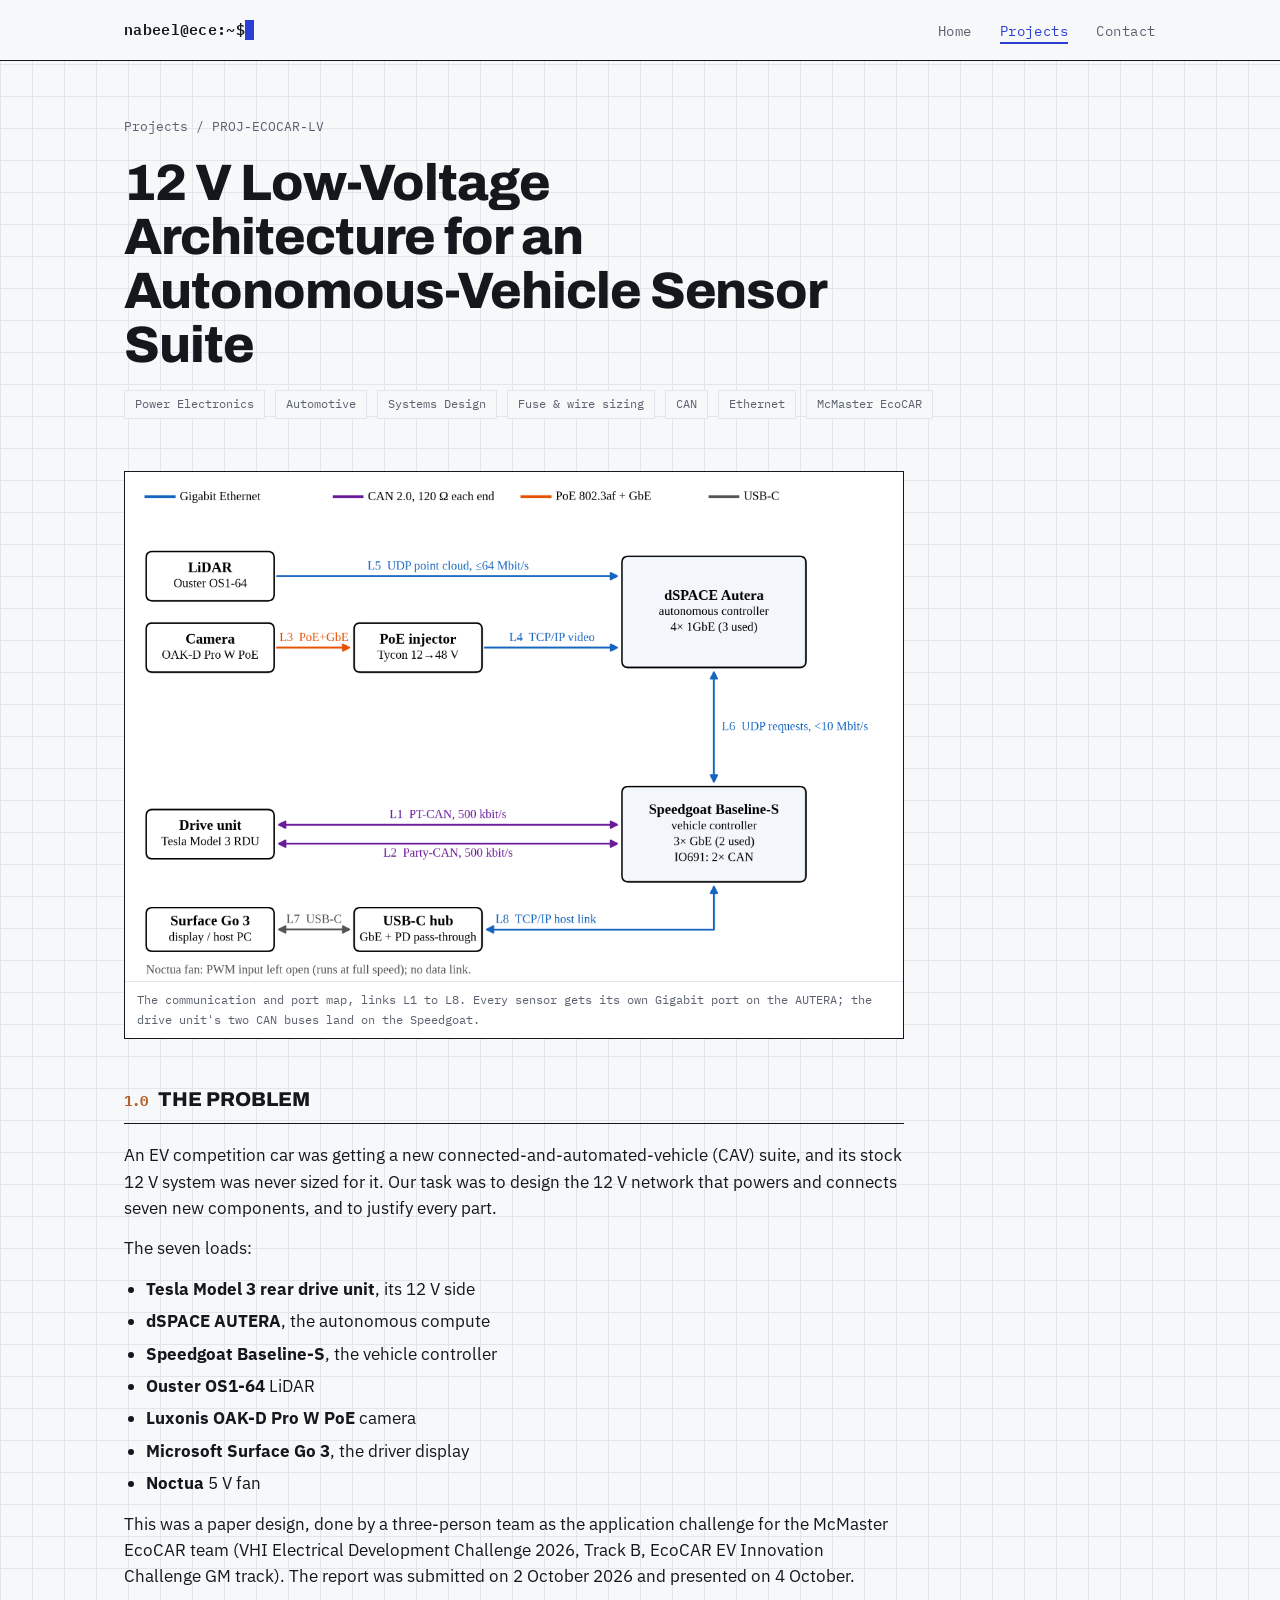
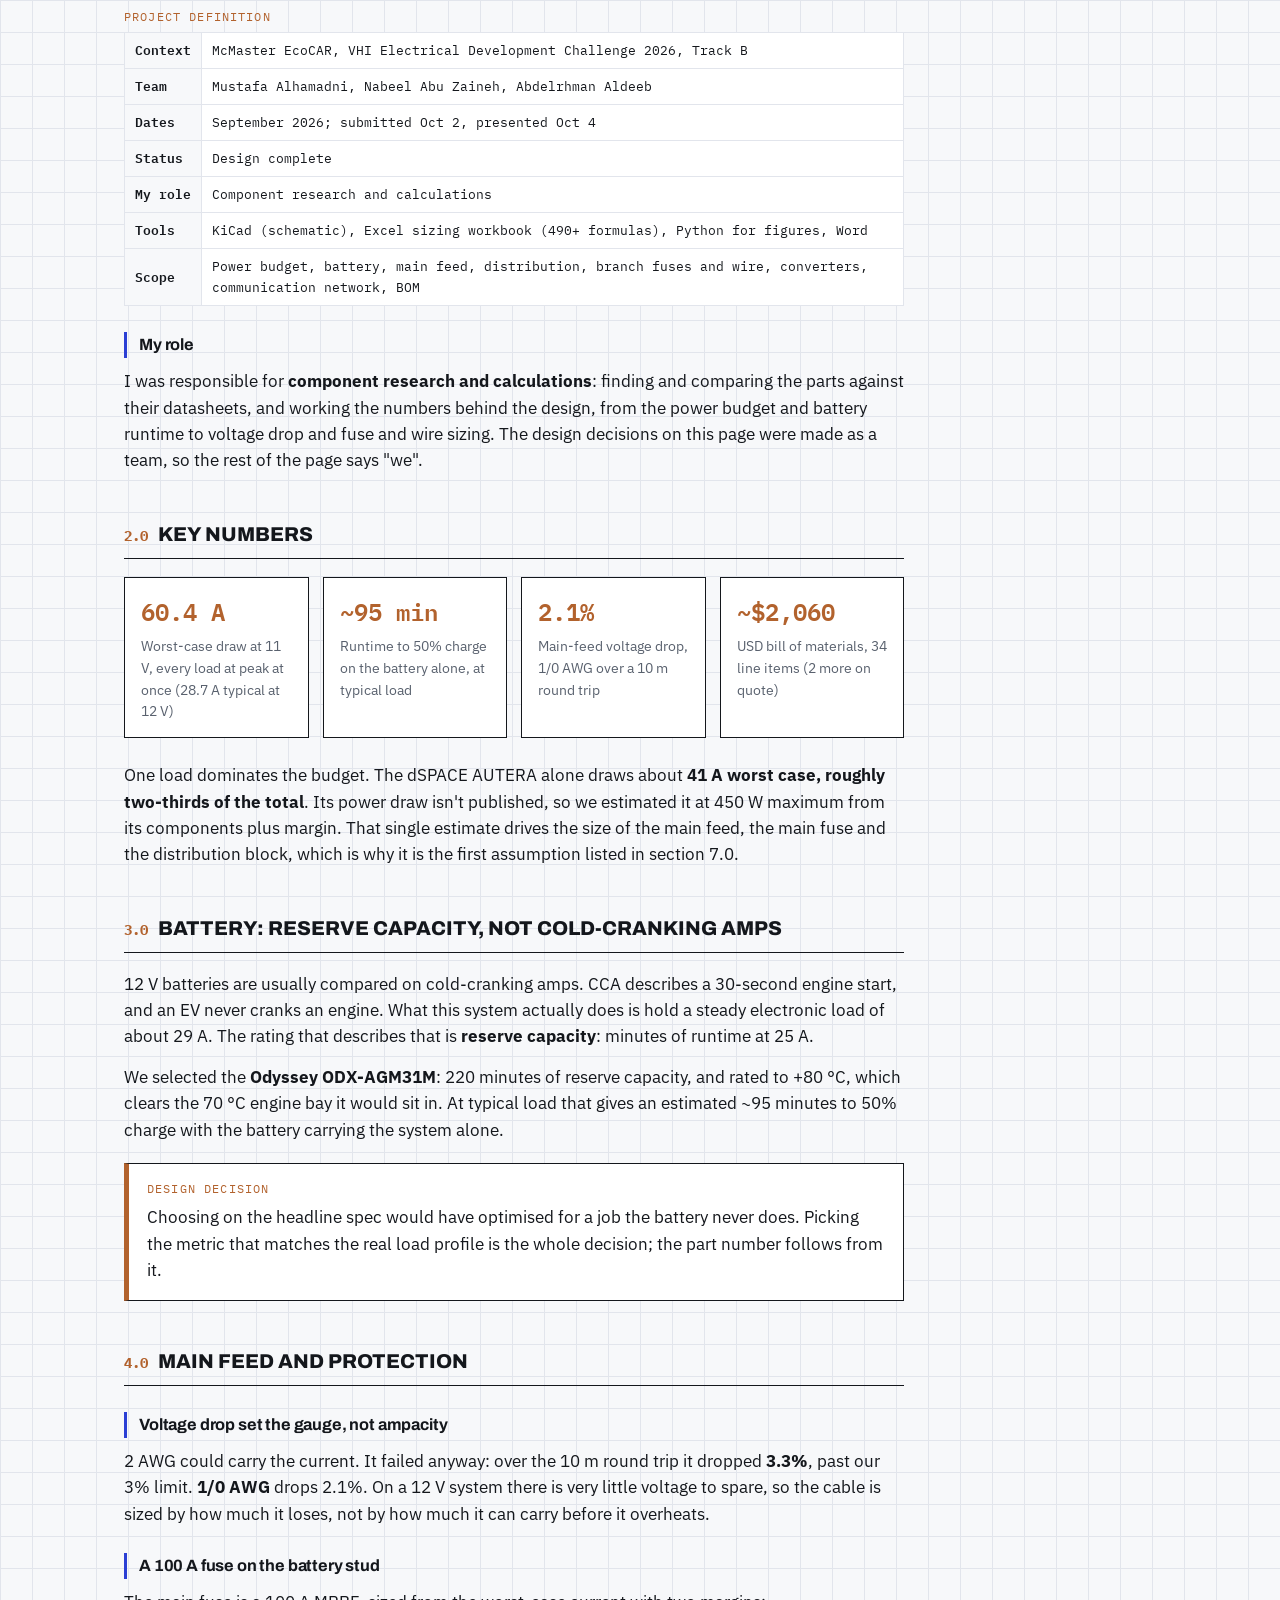
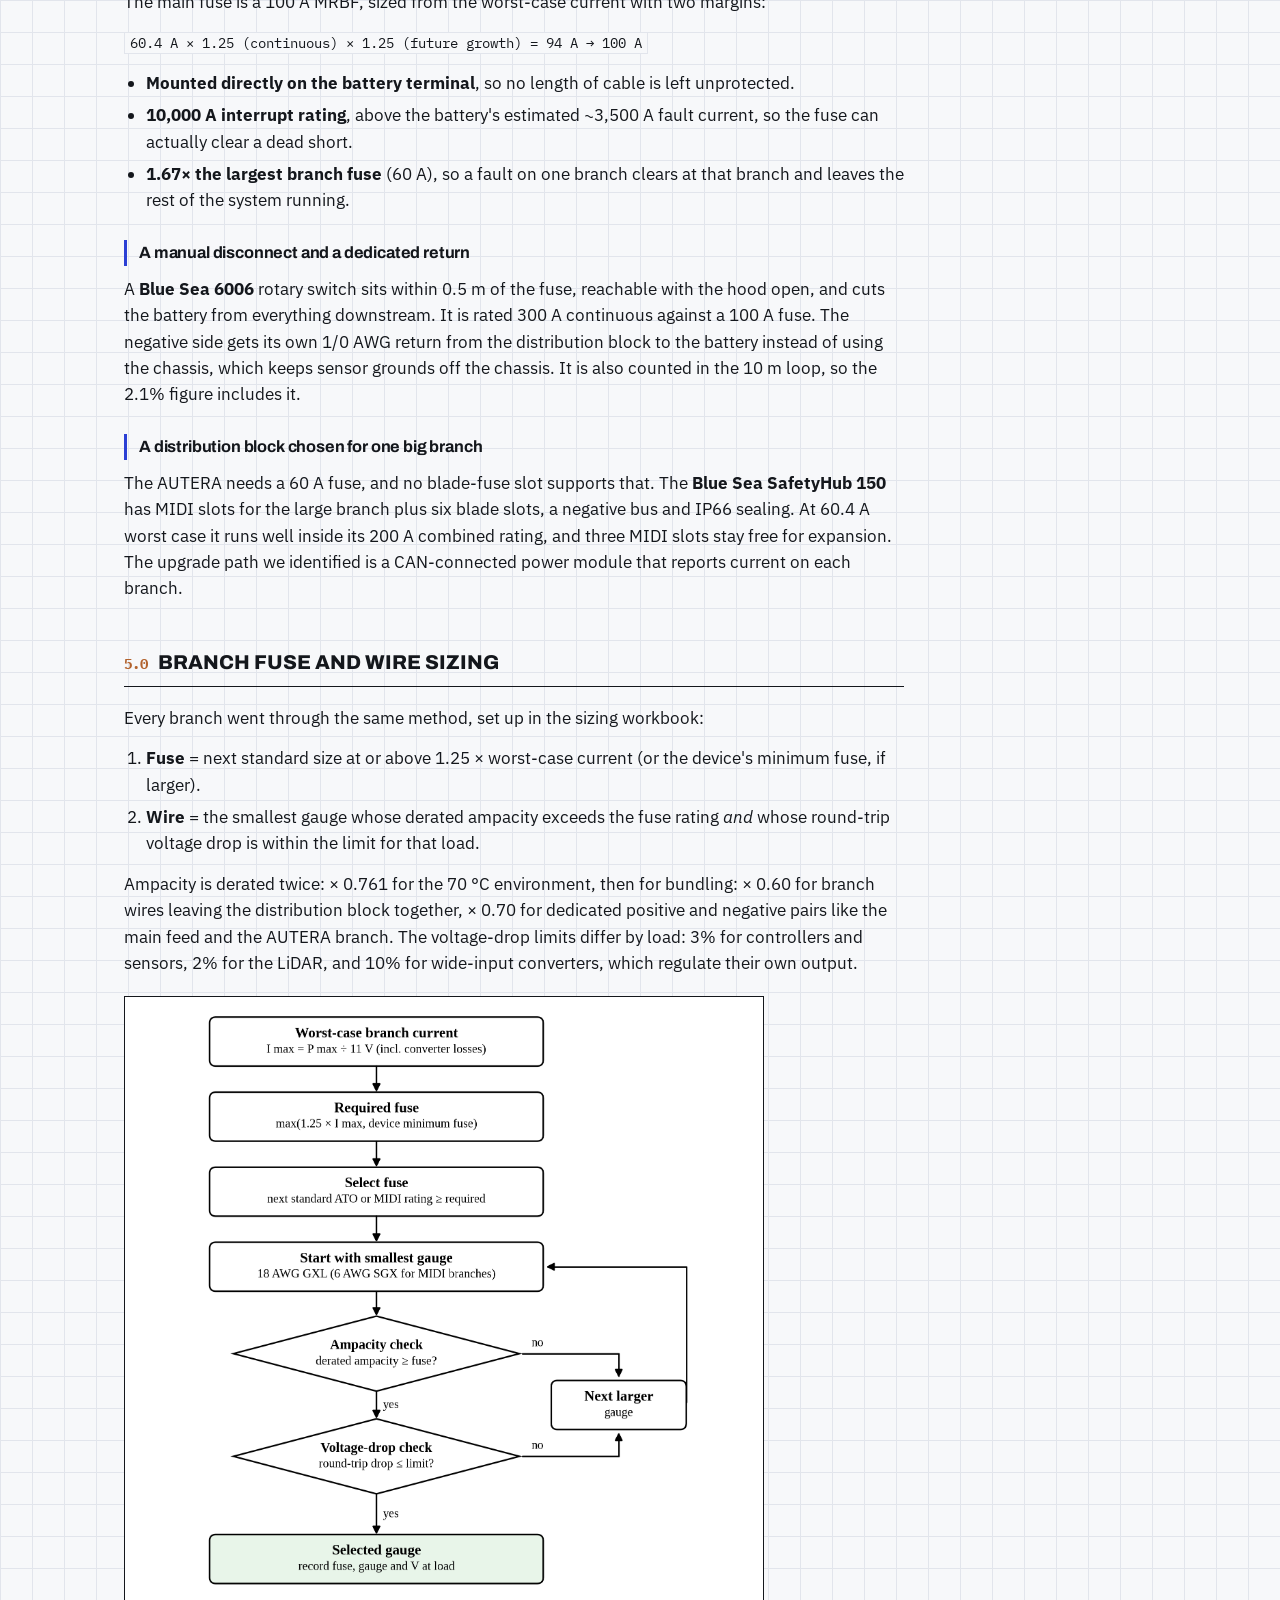
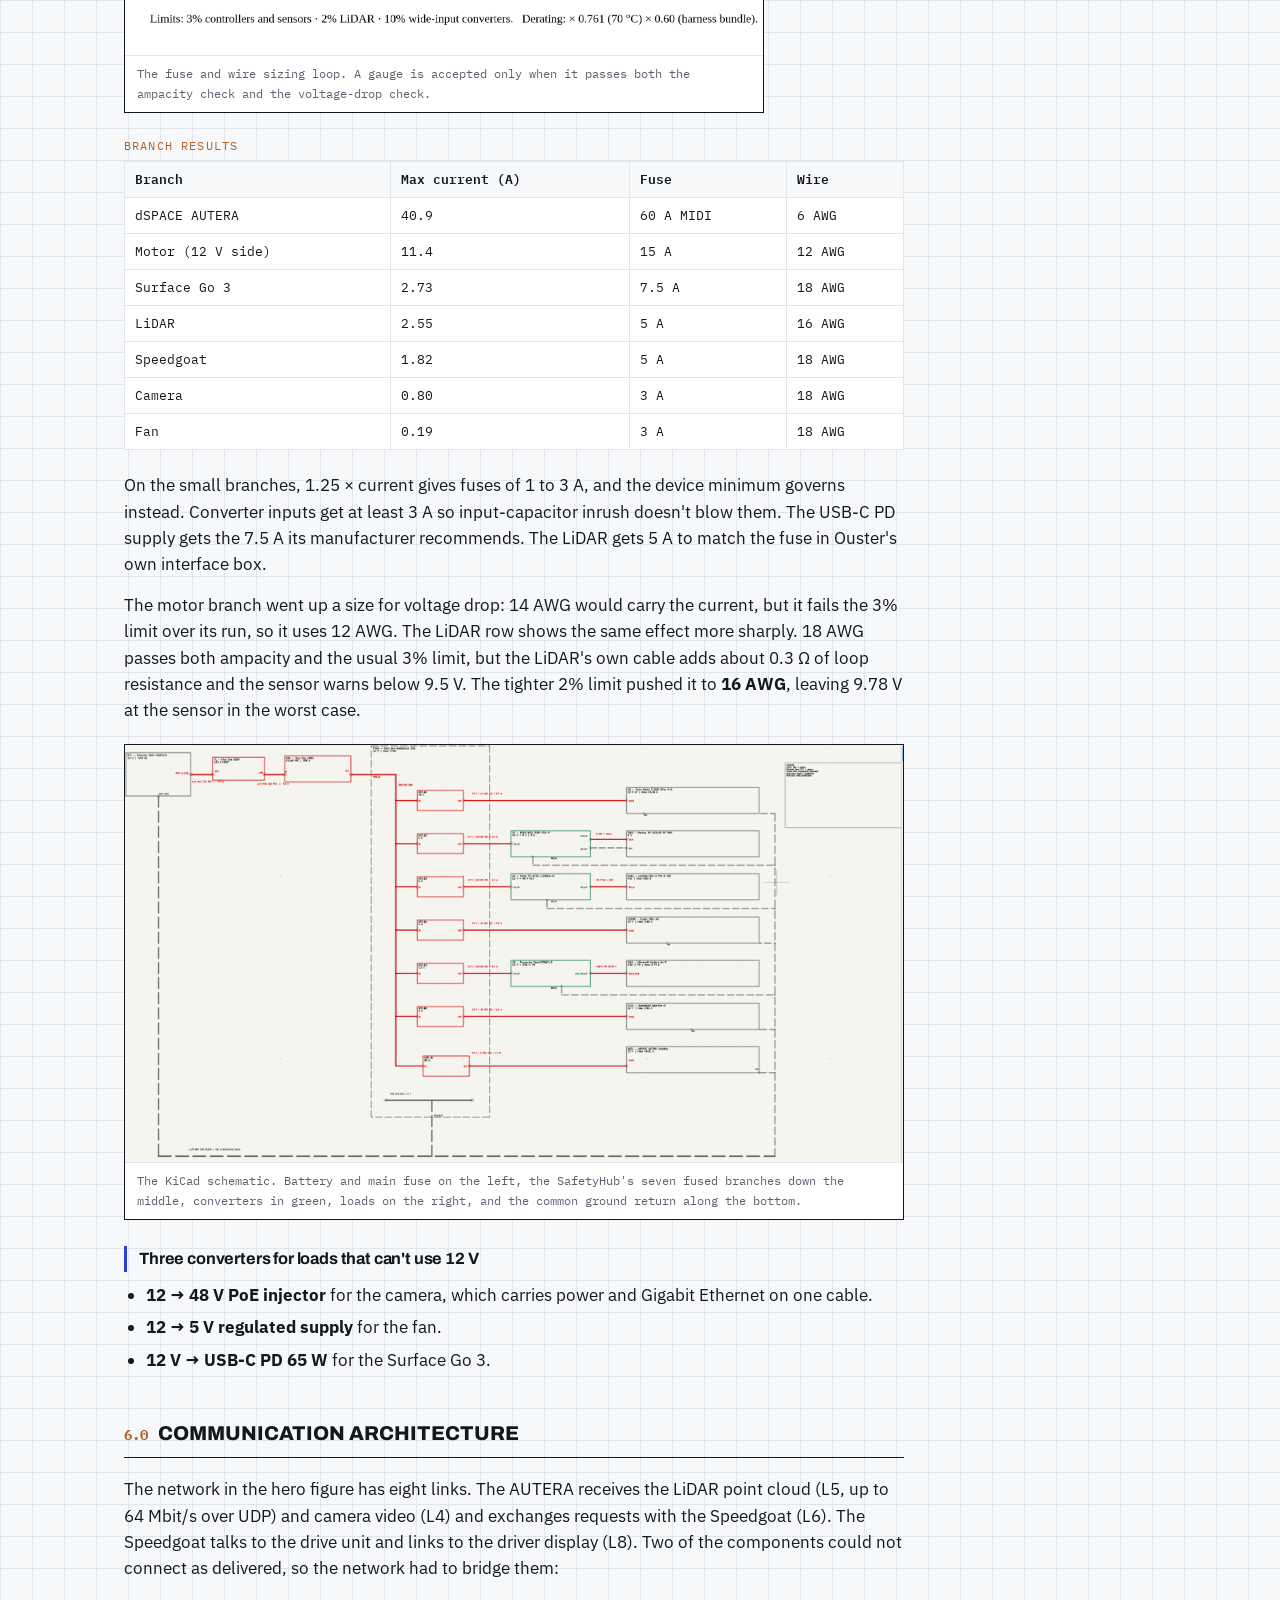
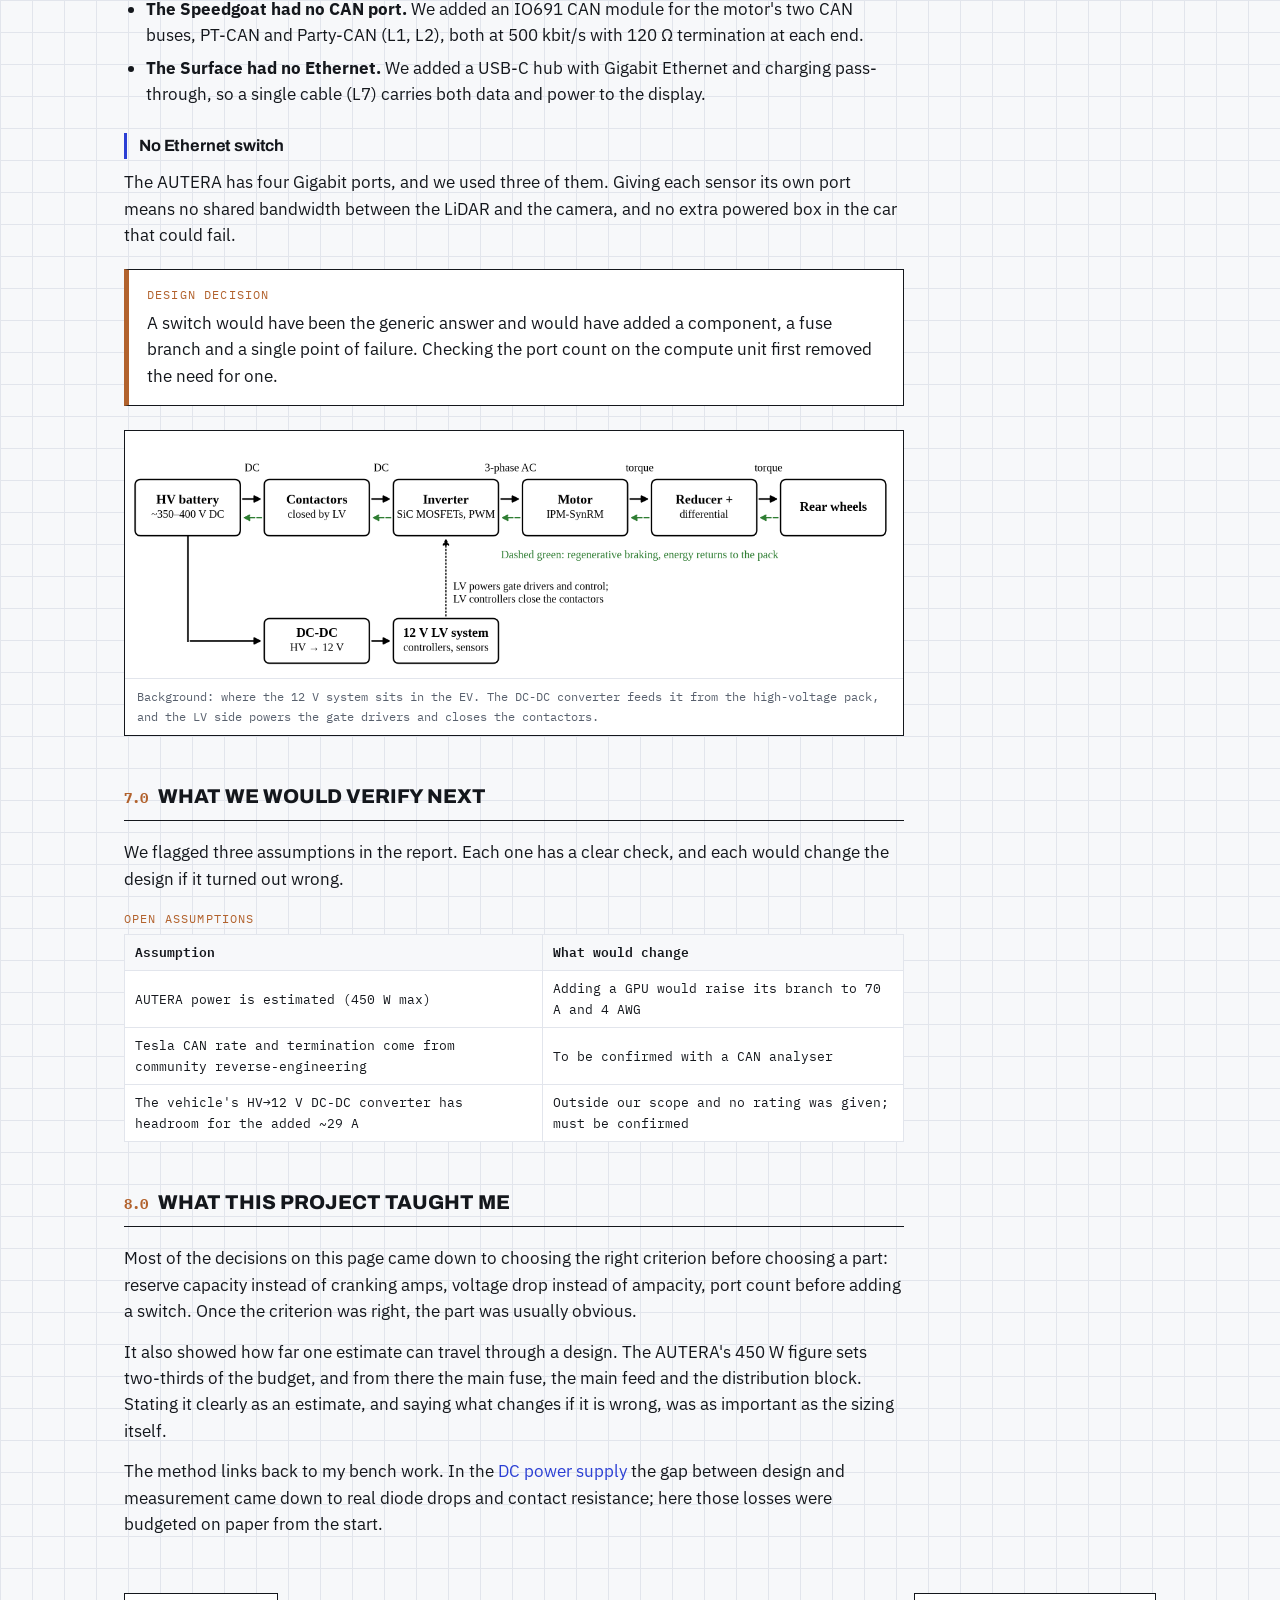
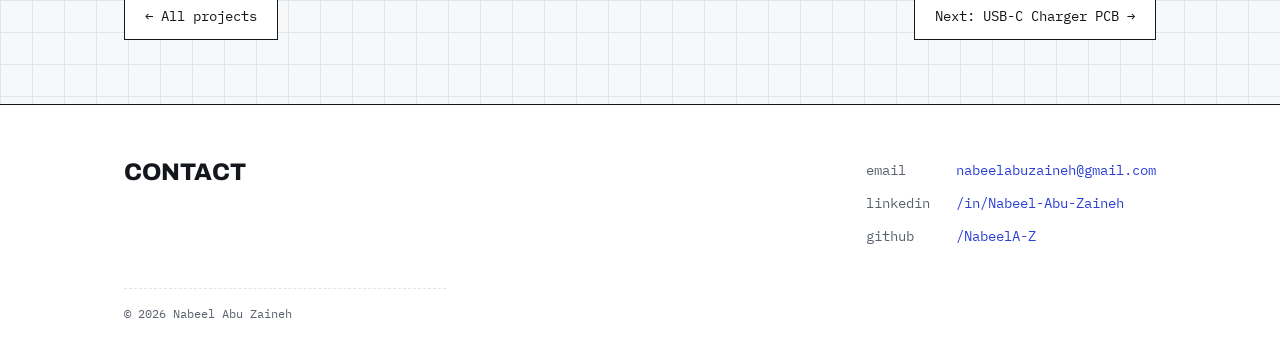
<file: ecocar.html>
<!DOCTYPE html>
<html lang="en">
<head>
<meta charset="UTF-8">
<meta name="viewport" content="width=device-width, initial-scale=1.0">
<title>EcoCAR 12 V Low-Voltage Architecture — Nabeel Abu Zaineh</title>
<meta name="description" content="A 12 V low-voltage power and communication architecture for an autonomous-vehicle sensor suite, designed as a three-person application challenge for McMaster EcoCAR: power budget, battery selection, fuse and wire sizing, and the CAN and Ethernet network.">
<link rel="preconnect" href="https://fonts.googleapis.com">
<link rel="preconnect" href="https://fonts.gstatic.com" crossorigin>
<link href="https://fonts.googleapis.com/css2?family=Archivo:wght@700;800&family=IBM+Plex+Sans:wght@400;600&family=IBM+Plex+Mono:wght@400;600&display=swap" rel="stylesheet">
<link rel="stylesheet" href="style.css">
</head>
<body>

<header>
  <div class="wrap nav">
    <a class="brand" href="index.html">nabeel@ece:~$<span class="cursor">█</span></a>
    <nav aria-label="Main">
      <ul>
        <li><a href="index.html">Home</a></li>
        <li><a href="projects.html" aria-current="page">Projects</a></li>
        <li><a href="index.html#contact">Contact</a></li>
      </ul>
    </nav>
  </div>
</header>

<main class="wrap">
  <div class="detail-hero">
    <p class="crumb"><a href="projects.html">Projects</a> / PROJ-ECOCAR-LV</p>
    <h1>12 V Low-Voltage Architecture for an Autonomous-Vehicle Sensor Suite</h1>
    <div class="detail-meta">
      <span class="tag">Power Electronics</span><span class="tag">Automotive</span>
      <span class="tag">Systems Design</span><span class="tag">Fuse &amp; wire sizing</span>
      <span class="tag">CAN</span><span class="tag">Ethernet</span>
      <span class="tag">McMaster EcoCAR</span>
    </div>
  </div>

  <div class="detail-body">

    <figure class="site-fig">
      <img src="img/ecocar-comm-map.png" alt="Communication and port map. The LiDAR and the PoE camera connect over Gigabit Ethernet to the dSPACE AUTERA. The AUTERA links to the Speedgoat Baseline-S, which talks to the Tesla drive unit over two 500 kbit/s CAN buses and to the Surface Go 3 through a USB-C hub.">
      <figcaption>The communication and port map, links L1 to L8. Every sensor gets its own
      Gigabit port on the AUTERA; the drive unit's two CAN buses land on the Speedgoat.</figcaption>
    </figure>

    <h2><span class="num">1.0</span>The Problem</h2>
    <p>
      An EV competition car was getting a new connected-and-automated-vehicle (CAV) suite,
      and its stock 12 V system was never sized for it. Our task was to design the 12 V
      network that powers and connects seven new components, and to justify every part.
    </p>
    <p>The seven loads:</p>
    <ul>
      <li><strong>Tesla Model 3 rear drive unit</strong>, its 12 V side</li>
      <li><strong>dSPACE AUTERA</strong>, the autonomous compute</li>
      <li><strong>Speedgoat Baseline-S</strong>, the vehicle controller</li>
      <li><strong>Ouster OS1-64</strong> LiDAR</li>
      <li><strong>Luxonis OAK-D Pro W PoE</strong> camera</li>
      <li><strong>Microsoft Surface Go 3</strong>, the driver display</li>
      <li><strong>Noctua</strong> 5 V fan</li>
    </ul>
    <p>
      This was a paper design, done by a three-person team as the application challenge for
      the McMaster EcoCAR team (VHI Electrical Development Challenge 2026, Track B, EcoCAR EV
      Innovation Challenge GM track). The report was submitted on 2 October 2026 and
      presented on 4 October.
    </p>
    <table class="specs">
      <caption>Project definition</caption>
      <tr><th>Context</th><td>McMaster EcoCAR, VHI Electrical Development Challenge 2026, Track B</td></tr>
      <tr><th>Team</th><td>Mustafa Alhamadni, Nabeel Abu Zaineh, Abdelrhman Aldeeb</td></tr>
      <tr><th>Dates</th><td>September 2026; submitted Oct 2, presented Oct 4</td></tr>
      <tr><th>Status</th><td>Design complete</td></tr>
      <tr><th>My role</th><td>Component research and calculations</td></tr>
      <tr><th>Tools</th><td>KiCad (schematic), Excel sizing workbook (490+ formulas), Python for figures, Word</td></tr>
      <tr><th>Scope</th><td>Power budget, battery, main feed, distribution, branch fuses and wire, converters, communication network, BOM</td></tr>
    </table>

    <h3 class="sub">My role</h3>
    <p>
      I was responsible for <strong>component research and calculations</strong>: finding
      and comparing the parts against their datasheets, and working the numbers behind the
      design, from the power budget and battery runtime to voltage drop and fuse and wire
      sizing. The design decisions on this page were made as a team, so the rest of the page
      says "we".
    </p>

    <h2><span class="num">2.0</span>Key Numbers</h2>
    <div class="stat-grid">
      <div class="stat"><span class="stat-val">60.4 A</span><span class="stat-label">Worst-case draw at 11 V, every load at peak at once (28.7 A typical at 12 V)</span></div>
      <div class="stat"><span class="stat-val">~95 min</span><span class="stat-label">Runtime to 50% charge on the battery alone, at typical load</span></div>
      <div class="stat"><span class="stat-val">2.1%</span><span class="stat-label">Main-feed voltage drop, 1/0 AWG over a 10 m round trip</span></div>
      <div class="stat"><span class="stat-val">~$2,060</span><span class="stat-label">USD bill of materials, 34 line items (2 more on quote)</span></div>
    </div>
    <p>
      One load dominates the budget. The dSPACE AUTERA alone draws about
      <strong>41 A worst case, roughly two-thirds of the total</strong>. Its power draw isn't
      published, so we estimated it at 450 W maximum from its components plus margin. That
      single estimate drives the size of the main feed, the main fuse and the distribution
      block, which is why it is the first assumption listed in section 7.0.
    </p>

    <h2><span class="num">3.0</span>Battery: Reserve Capacity, Not Cold-Cranking Amps</h2>
    <p>
      12 V batteries are usually compared on cold-cranking amps. CCA describes a 30-second
      engine start, and an EV never cranks an engine. What this system actually does is hold
      a steady electronic load of about 29 A. The rating that describes that is
      <strong>reserve capacity</strong>: minutes of runtime at 25 A.
    </p>
    <p>
      We selected the <strong>Odyssey ODX-AGM31M</strong>: 220 minutes of reserve capacity,
      and rated to +80 °C, which clears the 70 °C engine bay it would sit in. At typical load
      that gives an estimated ~95 minutes to 50% charge with the battery carrying the system
      alone.
    </p>
    <div class="callout">
      <p class="callout-label">Design decision</p>
      <p>
        Choosing on the headline spec would have optimised for a job the battery never does.
        Picking the metric that matches the real load profile is the whole decision; the
        part number follows from it.
      </p>
    </div>

    <h2><span class="num">4.0</span>Main Feed and Protection</h2>

    <h3 class="sub">Voltage drop set the gauge, not ampacity</h3>
    <p>
      2 AWG could carry the current. It failed anyway: over the 10 m round trip it dropped
      <strong>3.3%</strong>, past our 3% limit. <strong>1/0 AWG</strong> drops 2.1%. On a 12 V
      system there is very little voltage to spare, so the cable is sized by how much it loses,
      not by how much it can carry before it overheats.
    </p>

    <h3 class="sub">A 100 A fuse on the battery stud</h3>
    <p>
      The main fuse is a 100 A MRBF, sized from the worst-case current with two margins:
    </p>
    <p>
      <code>60.4 A × 1.25 (continuous) × 1.25 (future growth) = 94 A → 100 A</code>
    </p>
    <ul>
      <li><strong>Mounted directly on the battery terminal</strong>, so no length of cable is
        left unprotected.</li>
      <li><strong>10,000 A interrupt rating</strong>, above the battery's estimated
        ~3,500 A fault current, so the fuse can actually clear a dead short.</li>
      <li><strong>1.67× the largest branch fuse</strong> (60 A), so a fault on one branch
        clears at that branch and leaves the rest of the system running.</li>
    </ul>

    <h3 class="sub">A manual disconnect and a dedicated return</h3>
    <p>
      A <strong>Blue Sea 6006</strong> rotary switch sits within 0.5 m of the fuse, reachable
      with the hood open, and cuts the battery from everything downstream. It is rated 300 A
      continuous against a 100 A fuse. The negative side gets its own 1/0 AWG return from the
      distribution block to the battery instead of using the chassis, which keeps sensor
      grounds off the chassis. It is also counted in the 10 m loop, so the 2.1% figure
      includes it.
    </p>

    <h3 class="sub">A distribution block chosen for one big branch</h3>
    <p>
      The AUTERA needs a 60 A fuse, and no blade-fuse slot supports that. The
      <strong>Blue Sea SafetyHub 150</strong> has MIDI slots for the large branch plus six
      blade slots, a negative bus and IP66 sealing. At 60.4 A worst case it runs well inside
      its 200 A combined rating, and three MIDI slots stay free for expansion. The upgrade path we identified is a
      CAN-connected power module that reports current on each branch.
    </p>

    <h2><span class="num">5.0</span>Branch Fuse and Wire Sizing</h2>
    <p>
      Every branch went through the same method, set up in the sizing workbook:
    </p>
    <ol>
      <li><strong>Fuse</strong> = next standard size at or above 1.25 × worst-case current
        (or the device's minimum fuse, if larger).</li>
      <li><strong>Wire</strong> = the smallest gauge whose derated ampacity exceeds the fuse
        rating <em>and</em> whose round-trip voltage drop is within the limit for that
        load.</li>
    </ol>
    <p>
      Ampacity is derated twice: × 0.761 for the 70 °C environment, then for bundling:
      × 0.60 for branch wires leaving the distribution block together, × 0.70 for dedicated
      positive and negative pairs like the main feed and the AUTERA branch. The voltage-drop limits differ by load: 3% for controllers and sensors,
      2% for the LiDAR, and 10% for wide-input converters, which regulate their own output.
    </p>
    <figure class="site-fig" style="max-width: 640px;">
      <img src="img/ecocar-sizing-flow.png" alt="Flowchart: compute worst-case branch current, required fuse, select the next standard fuse, start at the smallest gauge, then step up a gauge until both the ampacity check and the voltage-drop check pass.">
      <figcaption>The fuse and wire sizing loop. A gauge is accepted only when it passes both
      the ampacity check and the voltage-drop check.</figcaption>
    </figure>
    <table class="specs">
      <caption>Branch results</caption>
      <tr><th>Branch</th><th>Max current (A)</th><th>Fuse</th><th>Wire</th></tr>
      <tr><td>dSPACE AUTERA</td><td>40.9</td><td>60 A MIDI</td><td>6 AWG</td></tr>
      <tr><td>Motor (12 V side)</td><td>11.4</td><td>15 A</td><td>12 AWG</td></tr>
      <tr><td>Surface Go 3</td><td>2.73</td><td>7.5 A</td><td>18 AWG</td></tr>
      <tr><td>LiDAR</td><td>2.55</td><td>5 A</td><td>16 AWG</td></tr>
      <tr><td>Speedgoat</td><td>1.82</td><td>5 A</td><td>18 AWG</td></tr>
      <tr><td>Camera</td><td>0.80</td><td>3 A</td><td>18 AWG</td></tr>
      <tr><td>Fan</td><td>0.19</td><td>3 A</td><td>18 AWG</td></tr>
    </table>
    <p>
      On the small branches, 1.25 × current gives fuses of 1 to 3 A, and the device minimum
      governs instead. Converter inputs get at least 3 A so input-capacitor inrush doesn't
      blow them. The USB-C PD supply gets the 7.5 A its manufacturer recommends. The LiDAR
      gets 5 A to match the fuse in Ouster's own interface box.
    </p>
    <p>
      The motor branch went up a size for voltage drop: 14 AWG would carry the current, but
      it fails the 3% limit over its run, so it uses 12 AWG. The LiDAR row shows the same
      effect more sharply. 18 AWG passes both ampacity and the usual 3% limit, but the
      LiDAR's own cable adds about 0.3 Ω of loop resistance and the sensor warns below 9.5 V.
      The tighter 2% limit pushed it to <strong>16 AWG</strong>, leaving 9.78 V at the sensor
      in the worst case.
    </p>

    <figure class="site-fig">
      <a href="img/ecocar-schematic.png"><img src="img/ecocar-schematic.png" alt="KiCad schematic of the 12 V system: battery, 100 A MRBF fuse and main feed into the Blue Sea SafetyHub 150, with seven fused branches running to the loads, three of them through DC-DC converters, and a common ground return."></a>
      <figcaption>The KiCad schematic. Battery and main fuse on the left, the SafetyHub's
      seven fused branches down the middle, converters in green, loads on the right, and the
      common ground return along the bottom.</figcaption>
    </figure>

    <h3 class="sub">Three converters for loads that can't use 12 V</h3>
    <ul>
      <li><strong>12 → 48 V PoE injector</strong> for the camera, which carries power and
        Gigabit Ethernet on one cable.</li>
      <li><strong>12 → 5 V regulated supply</strong> for the fan.</li>
      <li><strong>12 V → USB-C PD 65 W</strong> for the Surface Go 3.</li>
    </ul>

    <h2><span class="num">6.0</span>Communication Architecture</h2>
    <p>
      The network in the hero figure has eight links. The AUTERA receives the LiDAR point
      cloud (L5, up to 64 Mbit/s over UDP) and camera video (L4) and exchanges requests with
      the Speedgoat (L6). The Speedgoat talks to the drive unit and links to the driver display (L8).
      Two of the components could not connect as delivered, so the network had to bridge
      them:
    </p>
    <ul>
      <li><strong>The Speedgoat had no CAN port.</strong> We added an IO691 CAN module for
        the motor's two CAN buses, PT-CAN and Party-CAN (L1, L2), both at 500 kbit/s with
        120 Ω termination at each end.</li>
      <li><strong>The Surface had no Ethernet.</strong> We added a USB-C hub with Gigabit
        Ethernet and charging pass-through, so a single cable (L7) carries both data and
        power to the display.</li>
    </ul>

    <h3 class="sub">No Ethernet switch</h3>
    <p>
      The AUTERA has four Gigabit ports, and we used three of them. Giving each sensor its own
      port means no shared bandwidth between the LiDAR and the camera, and no extra powered
      box in the car that could fail.
    </p>
    <div class="callout">
      <p class="callout-label">Design decision</p>
      <p>
        A switch would have been the generic answer and would have added a component, a
        fuse branch and a single point of failure. Checking the port count on the compute
        unit first removed the need for one.
      </p>
    </div>

    <figure class="site-fig">
      <img src="img/ecocar-power-flow.png" alt="EV power flow: HV battery through contactors, inverter, motor and reducer to the rear wheels, with a regenerative braking return path and a DC-DC converter feeding the 12 V low-voltage system.">
      <figcaption>Background: where the 12 V system sits in the EV. The DC-DC converter feeds
      it from the high-voltage pack, and the LV side powers the gate drivers and closes the
      contactors.</figcaption>
    </figure>

    <h2><span class="num">7.0</span>What We Would Verify Next</h2>
    <p>
      We flagged three assumptions in the report. Each one has a clear check, and each would
      change the design if it turned out wrong.
    </p>
    <table class="specs">
      <caption>Open assumptions</caption>
      <tr><th>Assumption</th><th>What would change</th></tr>
      <tr><td>AUTERA power is estimated (450 W max)</td><td>Adding a GPU would raise its branch to 70 A and 4 AWG</td></tr>
      <tr><td>Tesla CAN rate and termination come from community reverse-engineering</td><td>To be confirmed with a CAN analyser</td></tr>
      <tr><td>The vehicle's HV→12 V DC-DC converter has headroom for the added ~29 A</td><td>Outside our scope and no rating was given; must be confirmed</td></tr>
    </table>

    <h2><span class="num">8.0</span>What This Project Taught Me</h2>
    <p>
      Most of the decisions on this page came down to choosing the right criterion before
      choosing a part: reserve capacity instead of cranking amps, voltage drop instead of
      ampacity, port count before adding a switch. Once the criterion was right, the part
      was usually obvious.
    </p>
    <p>
      It also showed how far one estimate can travel through a design. The AUTERA's 450 W
      figure sets two-thirds of the budget, and from there the main fuse, the main feed and
      the distribution block. Stating it clearly as an estimate, and saying what changes if
      it is wrong, was as important as the sizing itself.
    </p>
    <p>
      The method links back to my bench work. In the
      <a href="psu.html">DC power supply</a> the gap between design and measurement came down
      to real diode drops and contact resistance; here those losses were budgeted on paper
      from the start.
    </p>
  </div>

  <div class="proj-pager">
    <a class="btn" href="projects.html">← All projects</a>
    <a class="btn" href="charger.html">Next: USB-C Charger PCB →</a>
  </div>
</main>

<footer id="contact">
  <div class="wrap">
    <div class="foot-grid">
      <div>
        <h2>Contact</h2>
      </div>
      <ul class="contact-list">
        <li><span class="label">email</span><a href="mailto:nabeelabuzaineh@gmail.com">nabeelabuzaineh@gmail.com</a></li>
        <li><span class="label">linkedin</span><a href="https://www.linkedin.com/in/nabeel-abu-zaineh-313452333/">/in/Nabeel-Abu-Zaineh</a></li>
        <li><span class="label">github</span><a href="https://github.com/NabeelA-Z">/NabeelA-Z</a></li>
      </ul>
    </div>
    <p class="fineprint">© 2026 Nabeel Abu Zaineh</p>
  </div>
</footer>
</body>
</html>
</file>
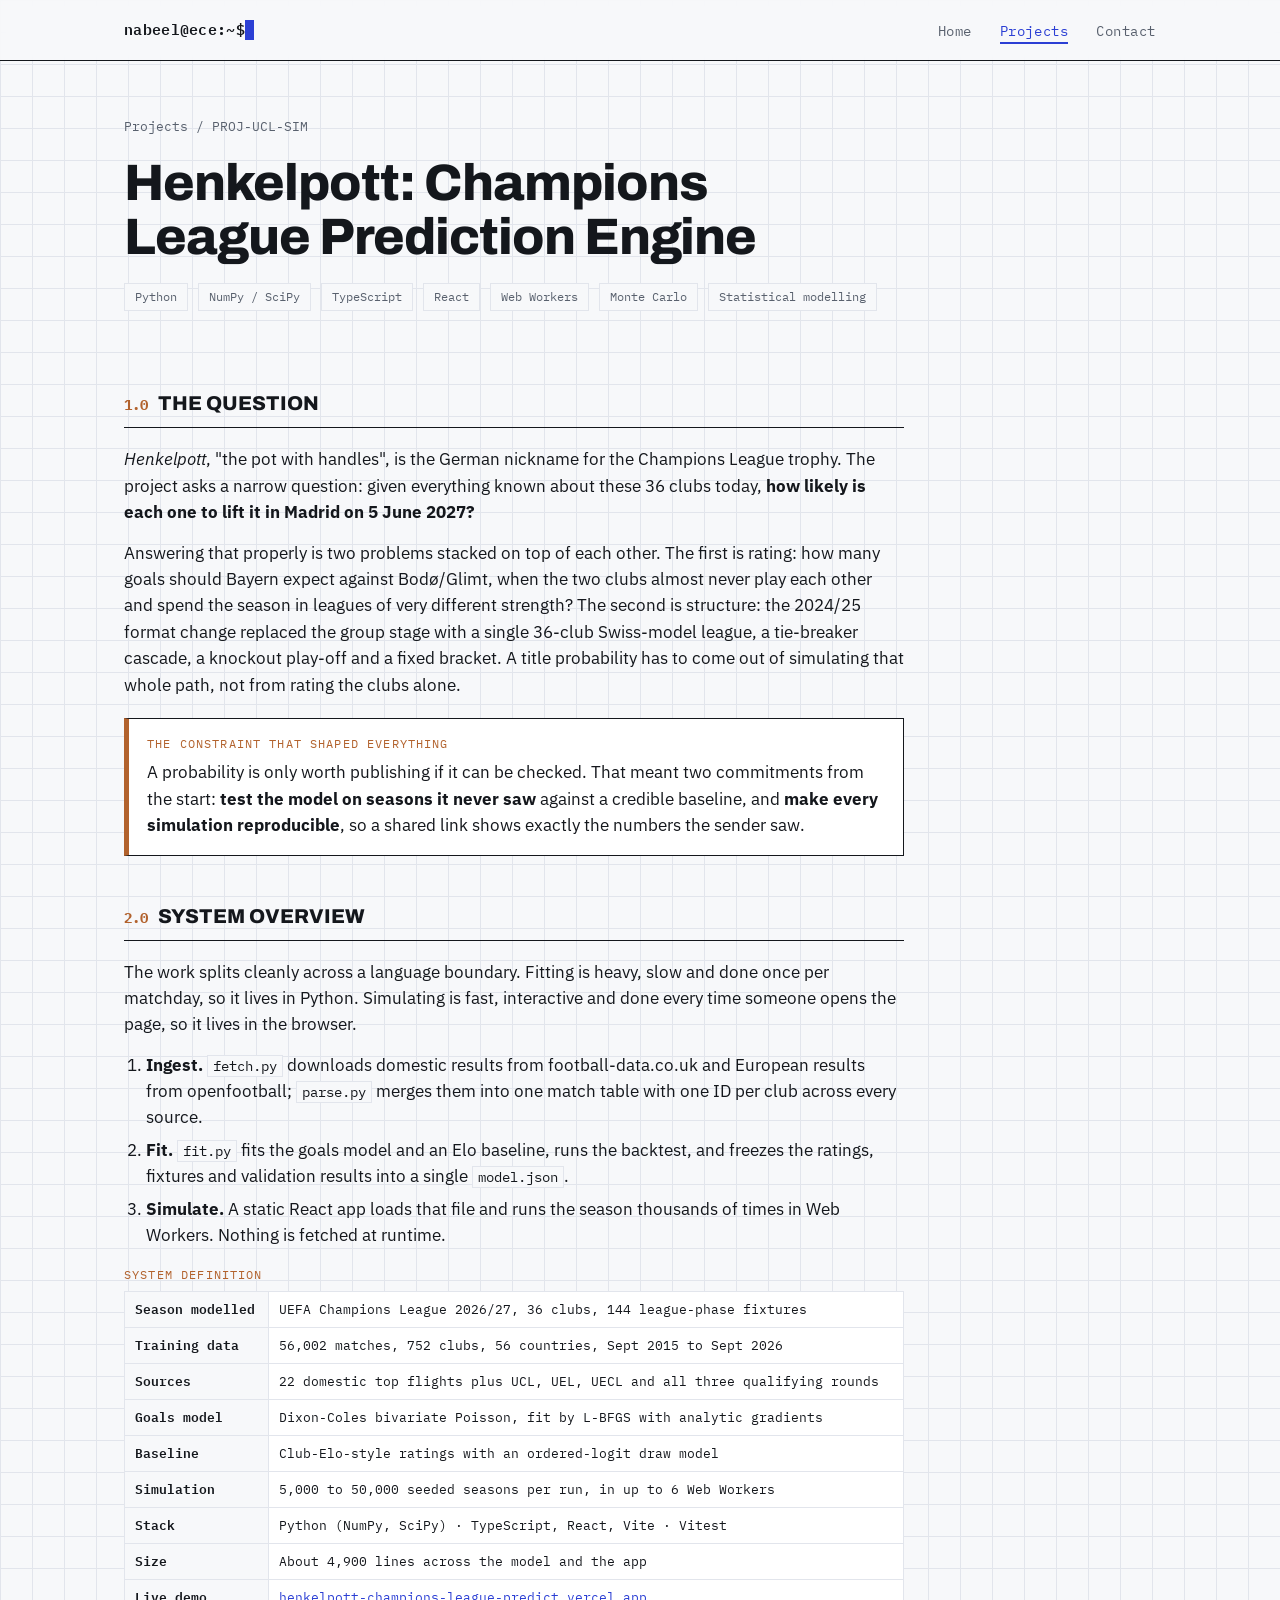
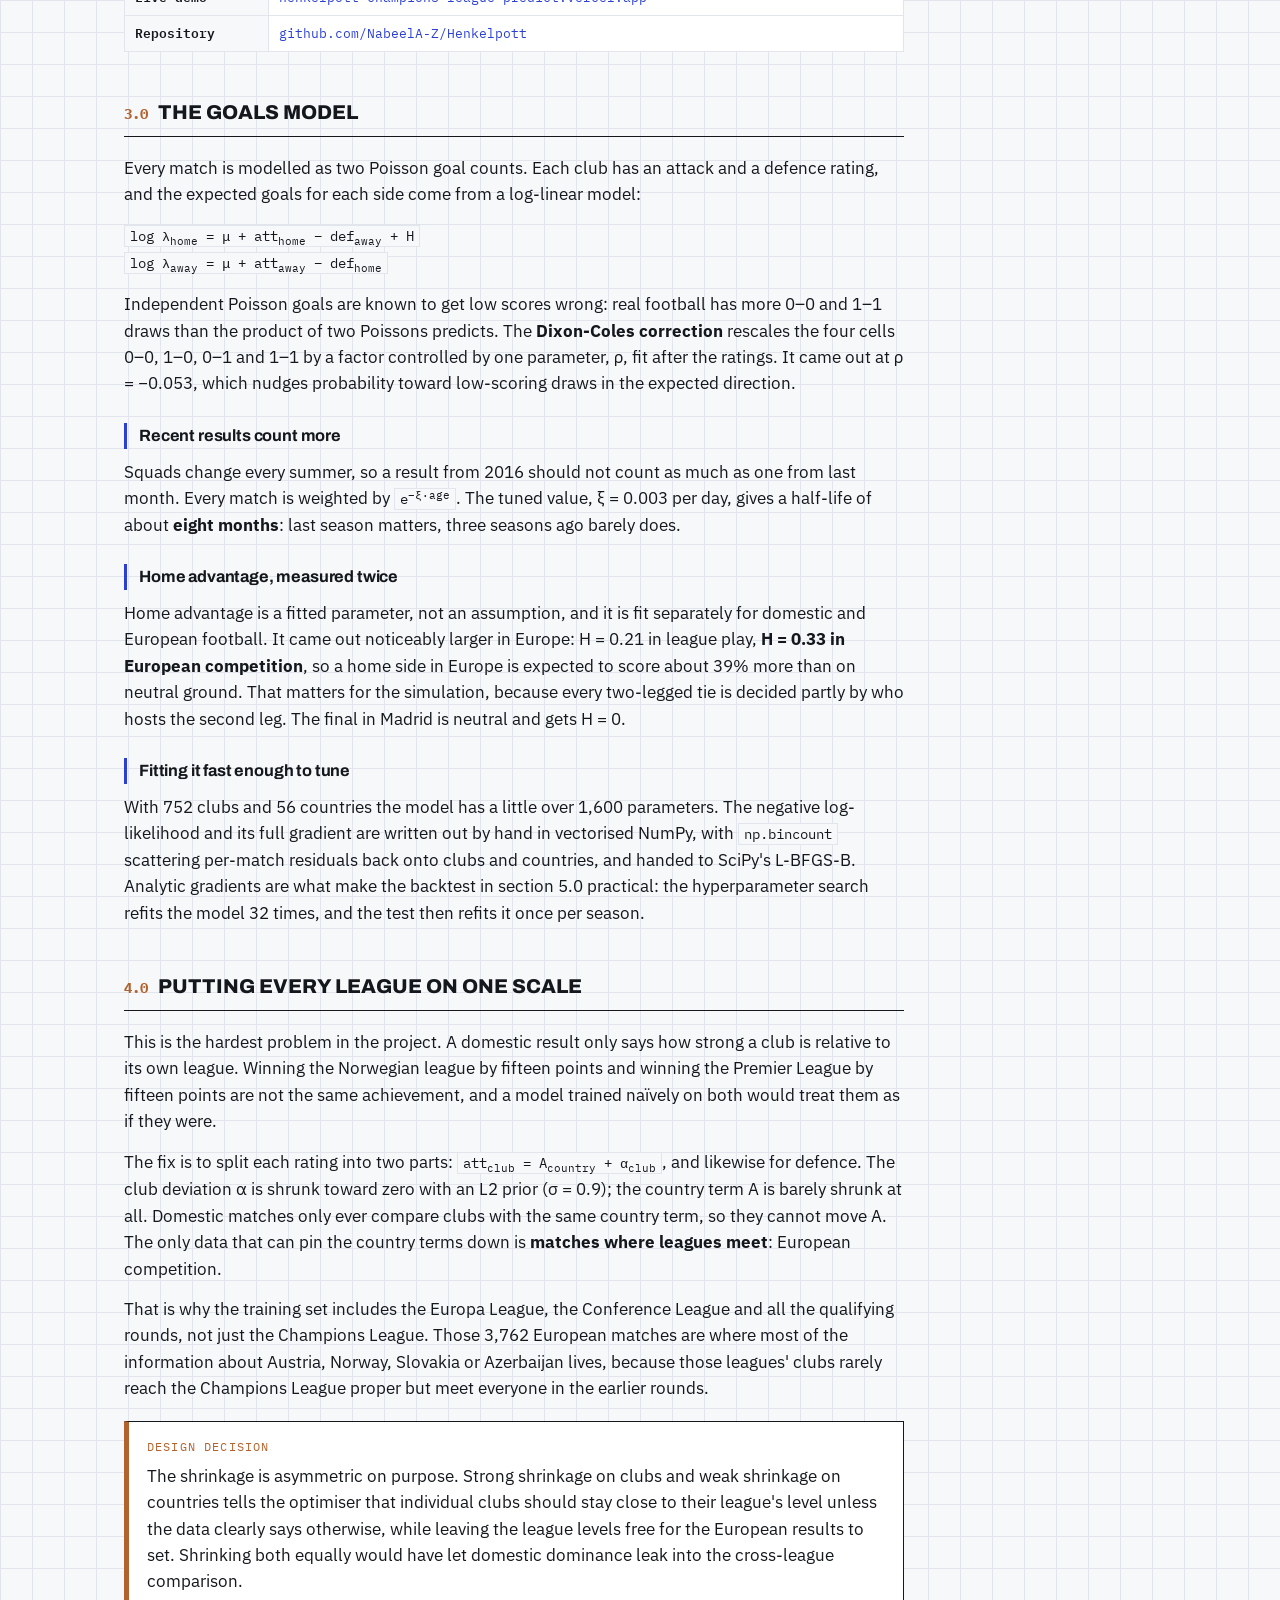
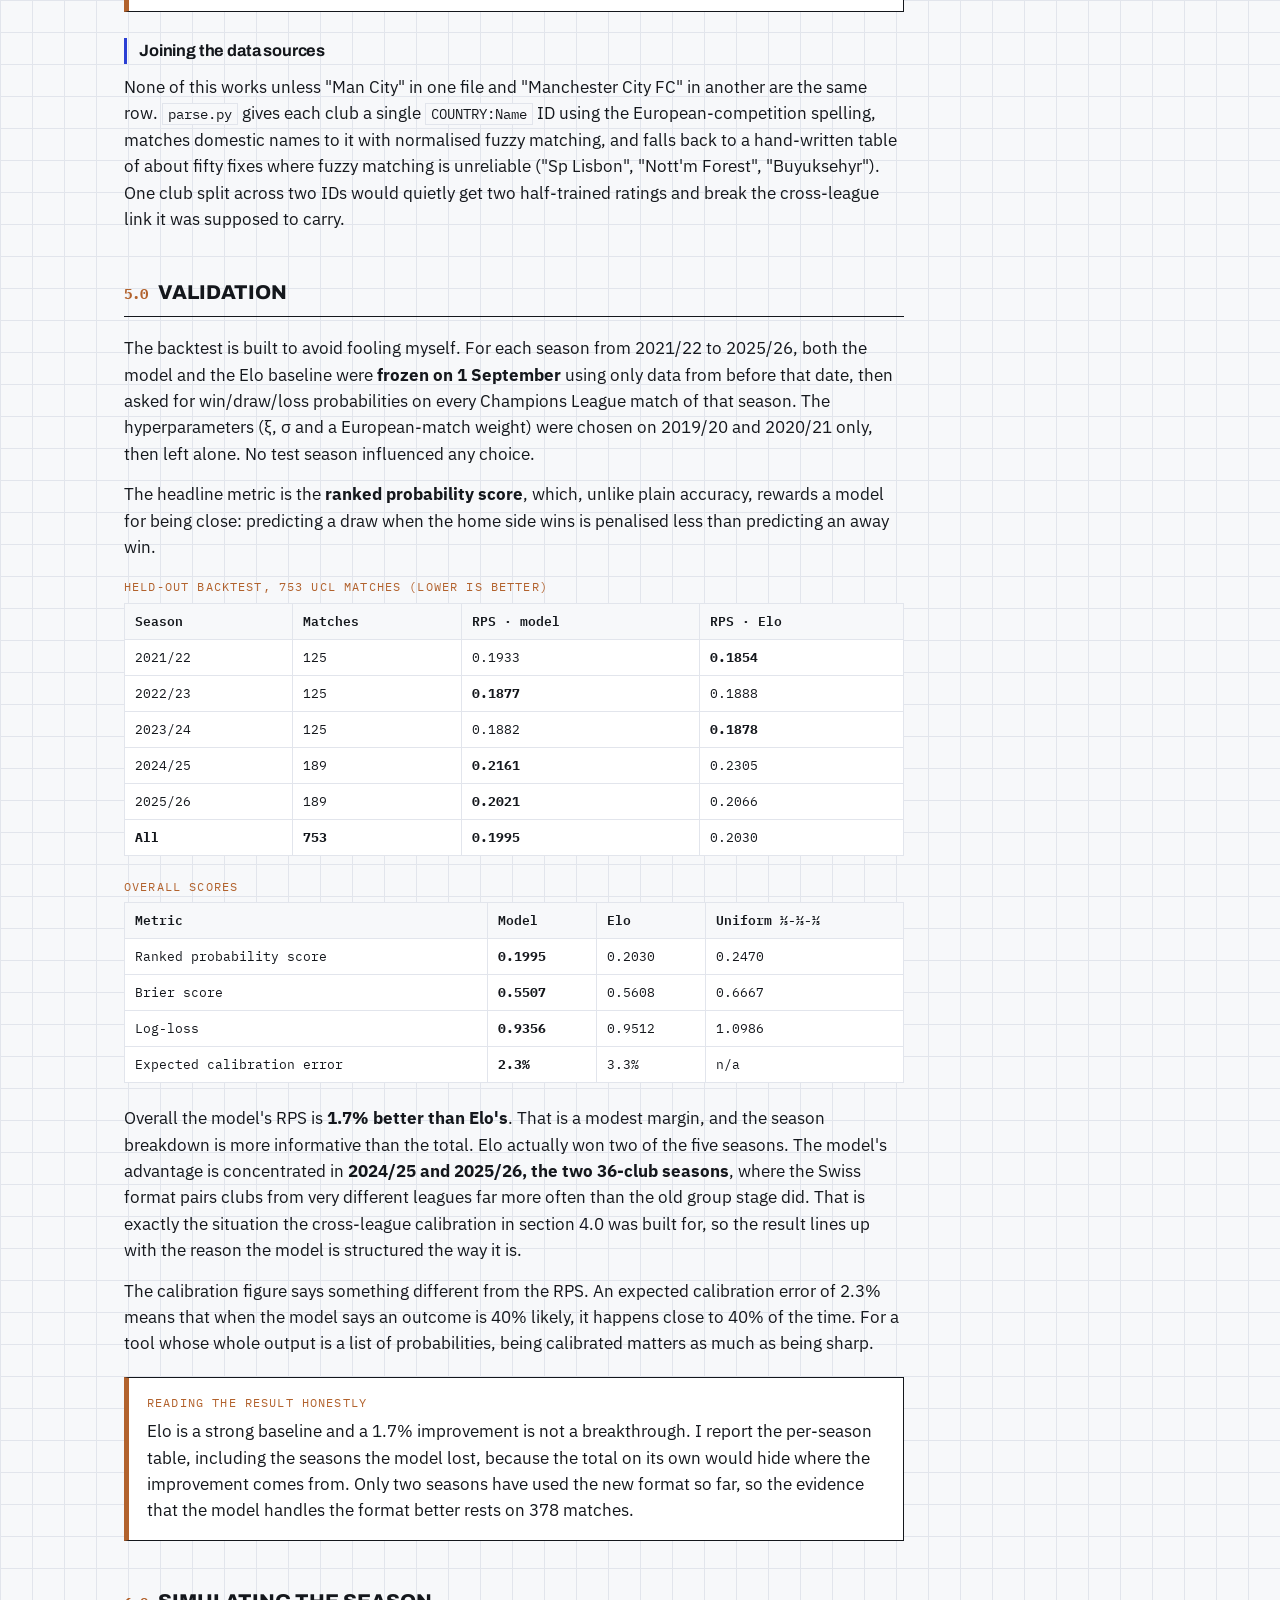
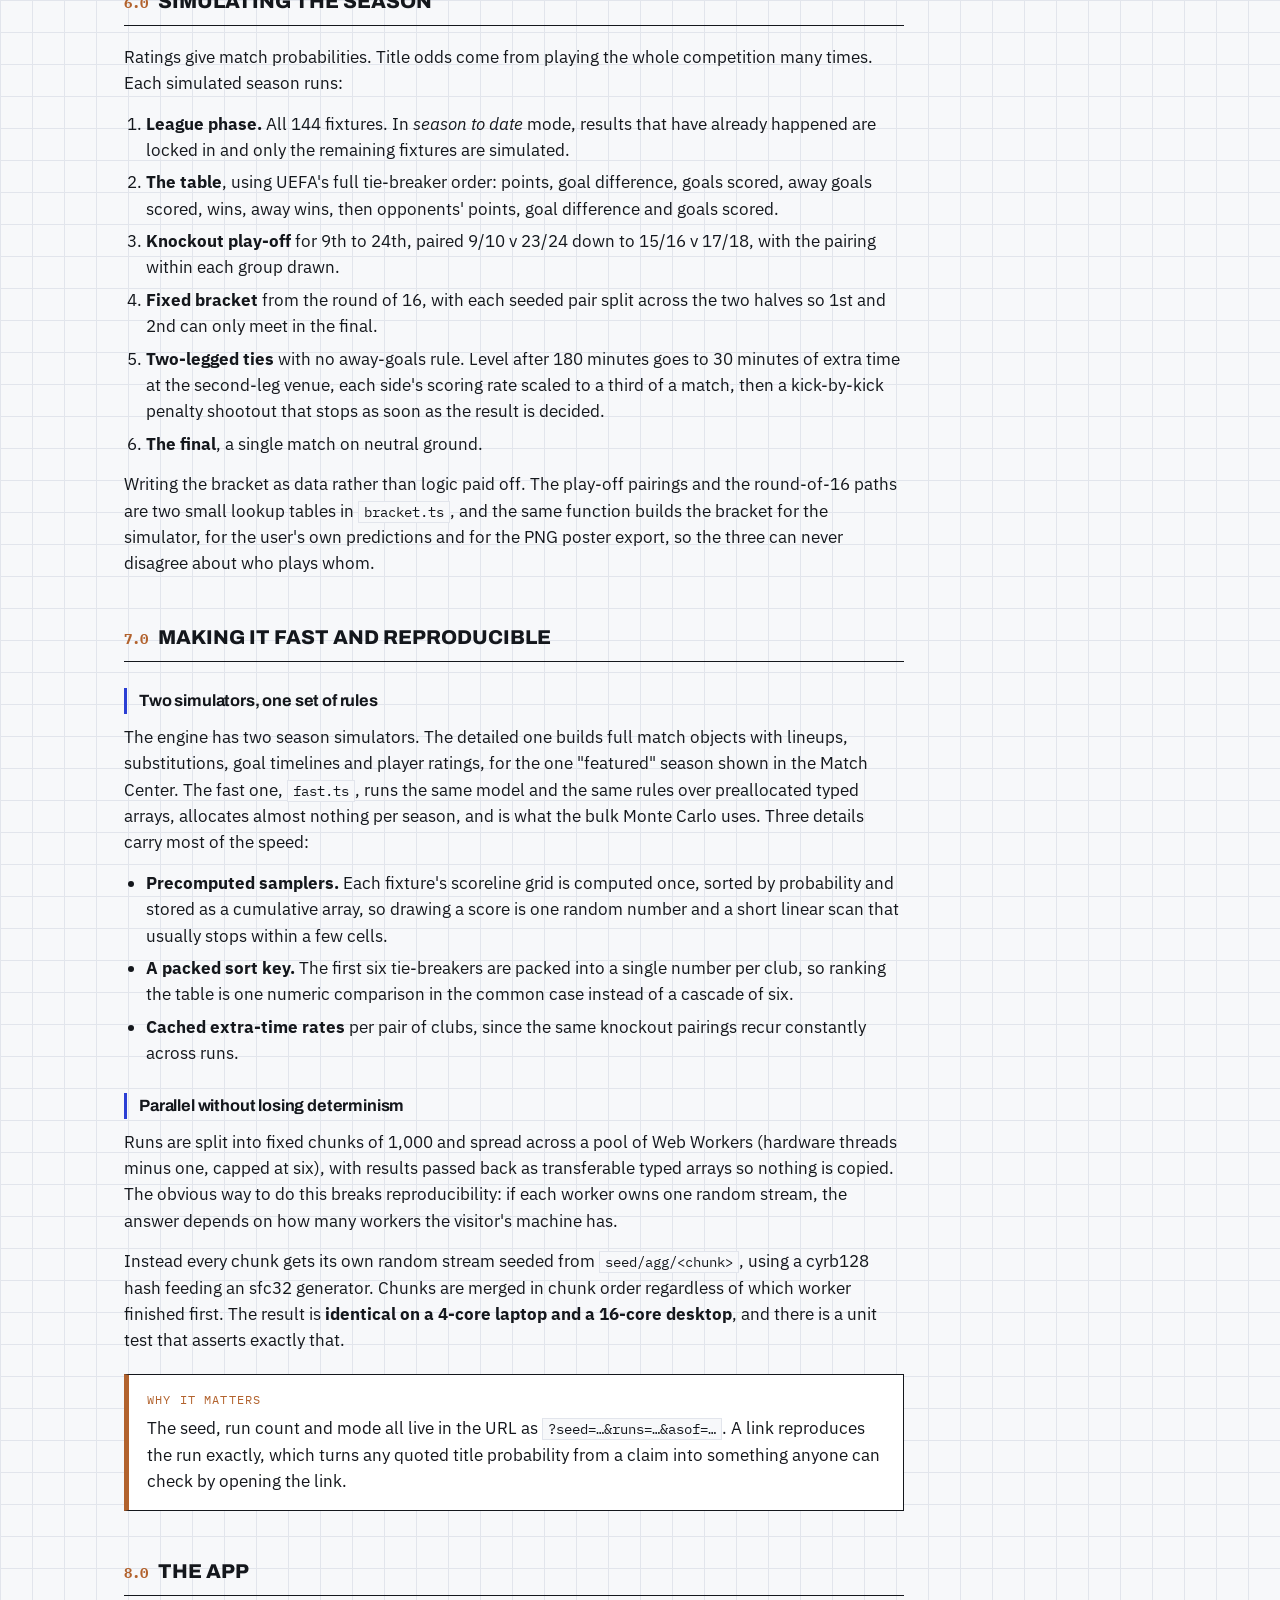
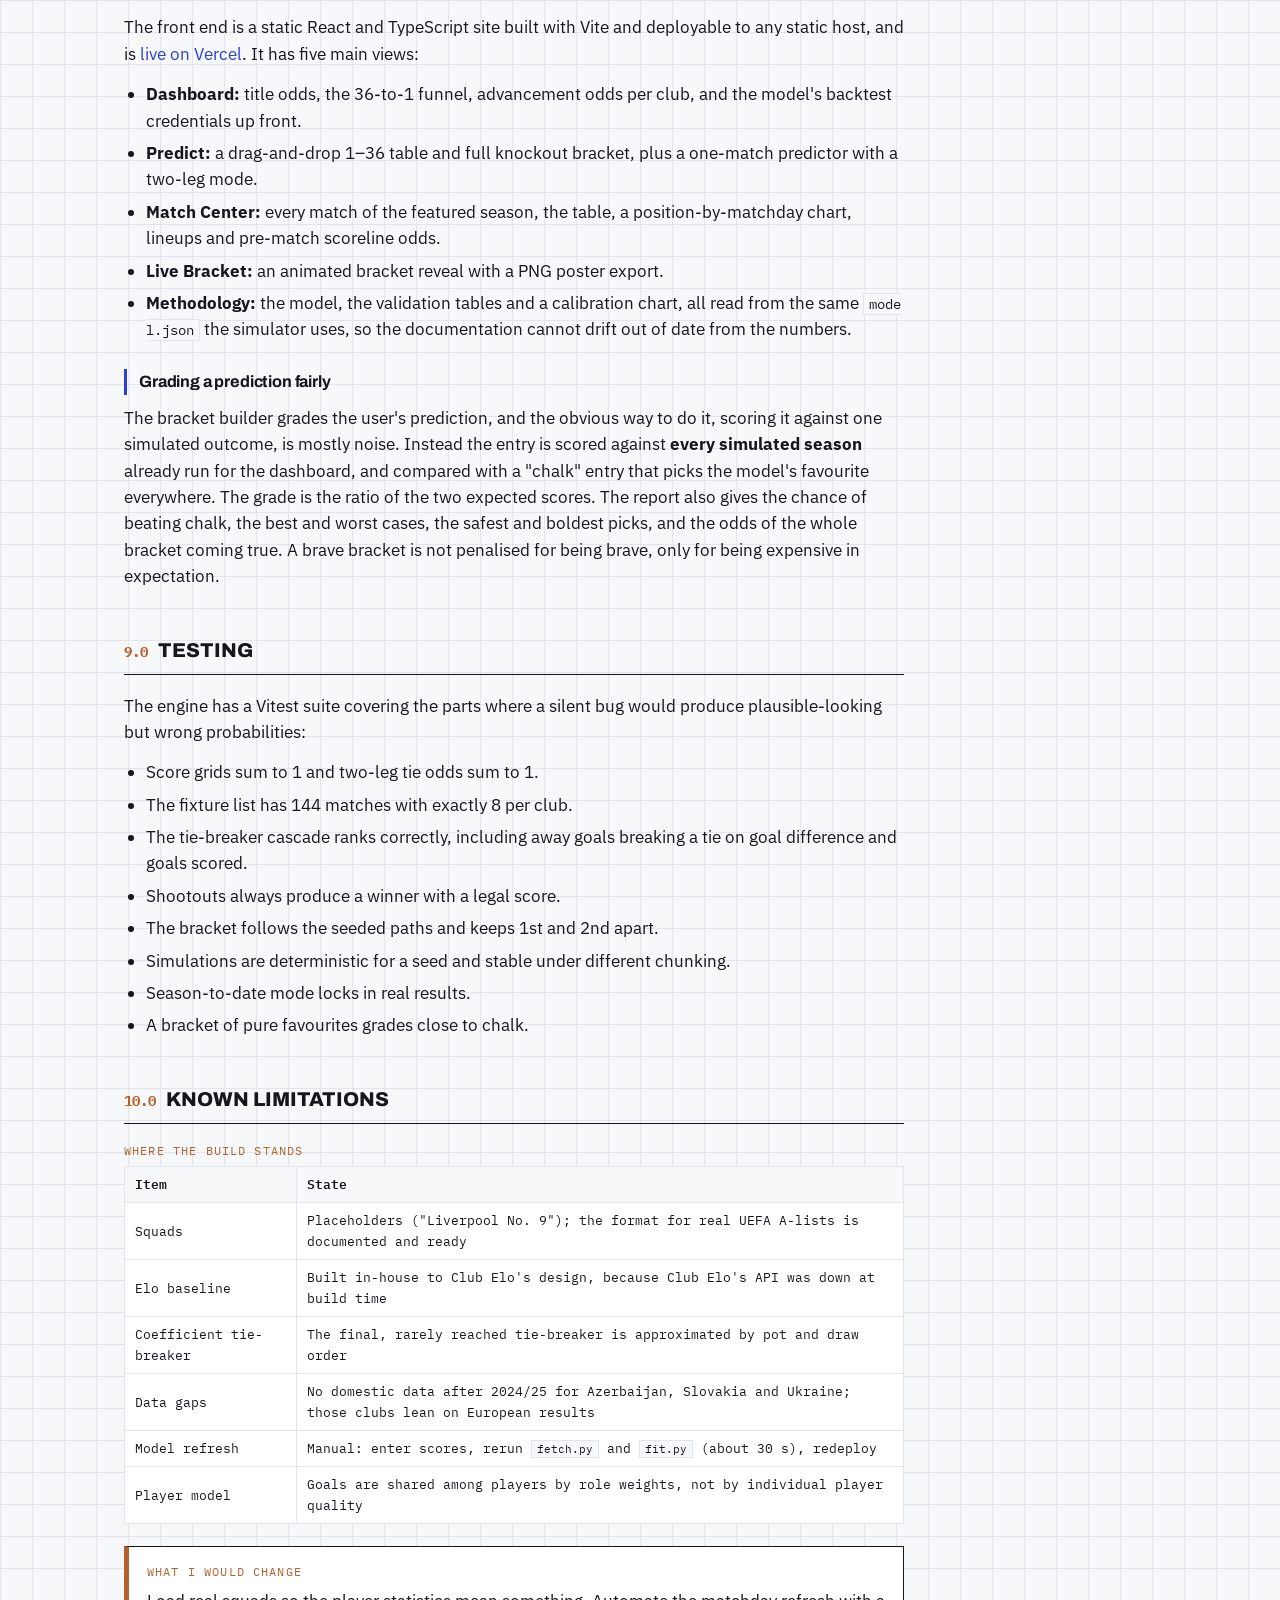
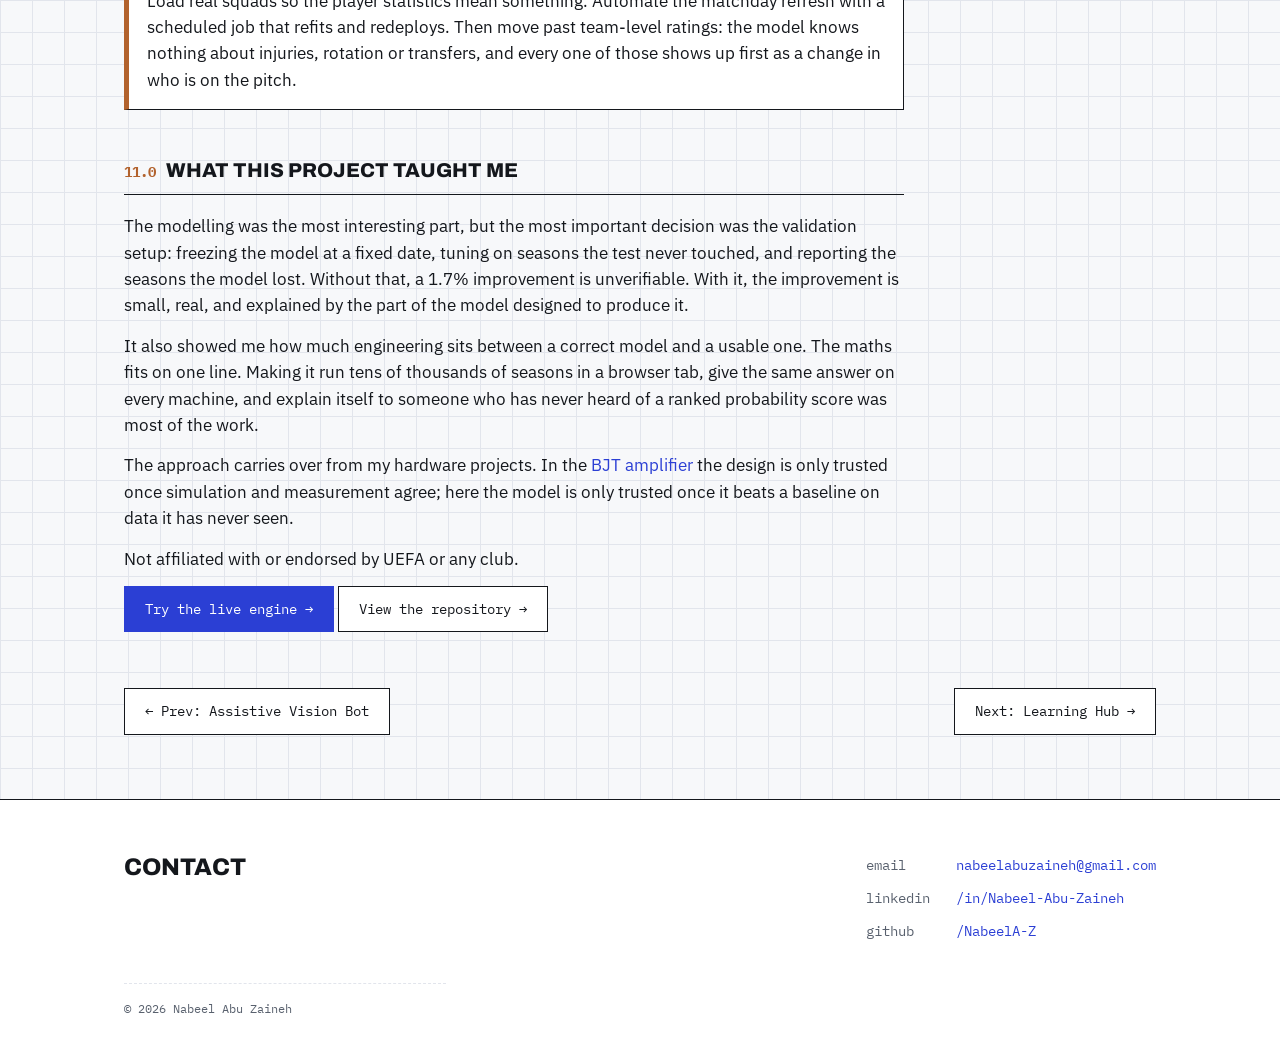
<file: henkelpott.html>
<!DOCTYPE html>
<html lang="en">
<head>
<meta charset="UTF-8">
<meta name="viewport" content="width=device-width, initial-scale=1.0">
<title>Henkelpott: Champions League Prediction Engine — Nabeel Abu Zaineh</title>
<meta name="description" content="A seeded Monte Carlo engine for the 2026/27 UEFA Champions League. A Dixon-Coles goals model fit in Python on 56,000 club results, backtested against Elo on 753 held-out matches, then simulated in the browser across a pool of Web Workers.">
<link rel="preconnect" href="https://fonts.googleapis.com">
<link rel="preconnect" href="https://fonts.gstatic.com" crossorigin>
<link href="https://fonts.googleapis.com/css2?family=Archivo:wght@700;800&family=IBM+Plex+Sans:wght@400;600&family=IBM+Plex+Mono:wght@400;600&display=swap" rel="stylesheet">
<link rel="stylesheet" href="style.css">
</head>
<body>

<header>
  <div class="wrap nav">
    <a class="brand" href="index.html">nabeel@ece:~$<span class="cursor">█</span></a>
    <nav aria-label="Main">
      <ul>
        <li><a href="index.html">Home</a></li>
        <li><a href="projects.html" aria-current="page">Projects</a></li>
        <li><a href="index.html#contact">Contact</a></li>
      </ul>
    </nav>
  </div>
</header>

<main class="wrap">
  <div class="detail-hero">
    <p class="crumb"><a href="projects.html">Projects</a> / PROJ-UCL-SIM</p>
    <h1>Henkelpott: Champions League Prediction Engine</h1>
    <div class="detail-meta">
      <span class="tag">Python</span><span class="tag">NumPy / SciPy</span>
      <span class="tag">TypeScript</span><span class="tag">React</span>
      <span class="tag">Web Workers</span><span class="tag">Monte Carlo</span>
      <span class="tag">Statistical modelling</span>
    </div>
  </div>

  <div class="detail-body">

    <h2><span class="num">1.0</span>The Question</h2>
    <p>
      <em>Henkelpott</em>, "the pot with handles", is the German nickname for the Champions
      League trophy. The project asks a narrow question: given everything known about these
      36 clubs today, <strong>how likely is each one to lift it in Madrid on 5 June
      2027?</strong>
    </p>
    <p>
      Answering that properly is two problems stacked on top of each other. The first is
      rating: how many goals should Bayern expect against Bodø/Glimt, when the two clubs
      almost never play each other and spend the season in leagues of very different
      strength? The second is structure: the 2024/25 format change replaced the group stage
      with a single 36-club Swiss-model league, a tie-breaker cascade, a knockout play-off and
      a fixed bracket. A title probability has to come out of simulating that whole path, not
      from rating the clubs alone.
    </p>
    <div class="callout">
      <p class="callout-label">The constraint that shaped everything</p>
      <p>
        A probability is only worth publishing if it can be checked. That meant two
        commitments from the start: <strong>test the model on seasons it never saw</strong>
        against a credible baseline, and <strong>make every simulation reproducible</strong>,
        so a shared link shows exactly the numbers the sender saw.
      </p>
    </div>

    <h2><span class="num">2.0</span>System Overview</h2>
    <p>
      The work splits cleanly across a language boundary. Fitting is heavy, slow and done
      once per matchday, so it lives in Python. Simulating is fast, interactive and done
      every time someone opens the page, so it lives in the browser.
    </p>
    <ol>
      <li><strong>Ingest.</strong> <code>fetch.py</code> downloads domestic results from
        football-data.co.uk and European results from openfootball; <code>parse.py</code>
        merges them into one match table with one ID per club across every source.</li>
      <li><strong>Fit.</strong> <code>fit.py</code> fits the goals model and an Elo baseline,
        runs the backtest, and freezes the ratings, fixtures and validation results into a
        single <code>model.json</code>.</li>
      <li><strong>Simulate.</strong> A static React app loads that file and runs the season
        thousands of times in Web Workers. Nothing is fetched at runtime.</li>
    </ol>
    <table class="specs">
      <caption>System definition</caption>
      <tr><th>Season modelled</th><td>UEFA Champions League 2026/27, 36 clubs, 144 league-phase fixtures</td></tr>
      <tr><th>Training data</th><td>56,002 matches, 752 clubs, 56 countries, Sept 2015 to Sept 2026</td></tr>
      <tr><th>Sources</th><td>22 domestic top flights plus UCL, UEL, UECL and all three qualifying rounds</td></tr>
      <tr><th>Goals model</th><td>Dixon-Coles bivariate Poisson, fit by L-BFGS with analytic gradients</td></tr>
      <tr><th>Baseline</th><td>Club-Elo-style ratings with an ordered-logit draw model</td></tr>
      <tr><th>Simulation</th><td>5,000 to 50,000 seeded seasons per run, in up to 6 Web Workers</td></tr>
      <tr><th>Stack</th><td>Python (NumPy, SciPy) · TypeScript, React, Vite · Vitest</td></tr>
      <tr><th>Size</th><td>About 4,900 lines across the model and the app</td></tr>
      <tr><th>Live demo</th><td><a href="https://henkelpott-champions-league-predict.vercel.app/?seed=vgr5n8">henkelpott-champions-league-predict.vercel.app</a></td></tr>
      <tr><th>Repository</th><td><a href="https://github.com/NabeelA-Z/Henkelpott---Champions-League-Prediction-Engine">github.com/NabeelA-Z/Henkelpott</a></td></tr>
    </table>

    <h2><span class="num">3.0</span>The Goals Model</h2>
    <p>
      Every match is modelled as two Poisson goal counts. Each club has an attack and a
      defence rating, and the expected goals for each side come from a log-linear model:
    </p>
    <p>
      <code>log λ<sub>home</sub> = μ + att<sub>home</sub> − def<sub>away</sub> + H</code><br>
      <code>log λ<sub>away</sub> = μ + att<sub>away</sub> − def<sub>home</sub></code>
    </p>
    <p>
      Independent Poisson goals are known to get low scores wrong: real football has more
      0–0 and 1–1 draws than the product of two Poissons predicts. The
      <strong>Dixon-Coles correction</strong> rescales the four cells 0–0, 1–0, 0–1 and 1–1 by
      a factor controlled by one parameter, ρ, fit after the ratings. It came out at
      ρ = −0.053, which nudges probability toward low-scoring draws in the expected
      direction.
    </p>

    <h3 class="sub">Recent results count more</h3>
    <p>
      Squads change every summer, so a result from 2016 should not count as much as one from
      last month. Every match is weighted by <code>e<sup>−ξ·age</sup></code>. The tuned value,
      ξ = 0.003 per day, gives a half-life of about <strong>eight months</strong>: last
      season matters, three seasons ago barely does.
    </p>

    <h3 class="sub">Home advantage, measured twice</h3>
    <p>
      Home advantage is a fitted parameter, not an assumption, and it is fit separately for
      domestic and European football. It came out noticeably larger in Europe:
      H = 0.21 in league play, <strong>H = 0.33 in European competition</strong>, so a home side
      in Europe is expected to score about 39% more than on neutral ground. That matters for
      the simulation, because every two-legged tie is decided partly by who hosts the second
      leg. The final in Madrid is neutral and gets H = 0.
    </p>

    <h3 class="sub">Fitting it fast enough to tune</h3>
    <p>
      With 752 clubs and 56 countries the model has a little over 1,600 parameters. The
      negative log-likelihood and its full gradient are written out by hand in vectorised
      NumPy, with <code>np.bincount</code> scattering per-match residuals back onto clubs and
      countries, and handed to SciPy's L-BFGS-B. Analytic gradients are what make the
      backtest in section 5.0 practical: the hyperparameter search refits the model 32 times,
      and the test then refits it once per season.
    </p>

    <h2><span class="num">4.0</span>Putting Every League on One Scale</h2>
    <p>
      This is the hardest problem in the project. A domestic result only says how strong a
      club is relative to its own league. Winning the Norwegian league by fifteen points and
      winning the Premier League by fifteen points are not the same achievement, and a model
      trained naïvely on both would treat them as if they were.
    </p>
    <p>
      The fix is to split each rating into two parts:
      <code>att<sub>club</sub> = A<sub>country</sub> + α<sub>club</sub></code>, and likewise
      for defence. The club deviation α is shrunk toward zero with an L2 prior (σ = 0.9);
      the country term A is barely shrunk at all. Domestic matches only ever compare clubs
      with the same country term, so they cannot move A. The only data that can pin the
      country terms down is <strong>matches where leagues meet</strong>: European
      competition.
    </p>
    <p>
      That is why the training set includes the Europa League, the Conference League and all
      the qualifying rounds, not just the Champions League. Those 3,762 European matches are
      where most of the information about Austria, Norway, Slovakia or Azerbaijan lives,
      because those leagues' clubs rarely reach the Champions League proper but meet
      everyone in the earlier rounds.
    </p>
    <div class="callout">
      <p class="callout-label">Design decision</p>
      <p>
        The shrinkage is asymmetric on purpose. Strong shrinkage on clubs and weak shrinkage
        on countries tells the optimiser that individual clubs should stay close to their
        league's level unless the data clearly says otherwise, while leaving the league
        levels free for the European results to set. Shrinking both equally would have let
        domestic dominance leak into the cross-league comparison.
      </p>
    </div>

    <h3 class="sub">Joining the data sources</h3>
    <p>
      None of this works unless "Man City" in one file and "Manchester City FC" in another
      are the same row. <code>parse.py</code> gives each club a single
      <code>COUNTRY:Name</code> ID using the European-competition spelling, matches domestic
      names to it with normalised fuzzy matching, and falls back to a hand-written table of
      about fifty fixes where fuzzy matching is unreliable ("Sp Lisbon", "Nott'm Forest",
      "Buyuksehyr"). One club split across two IDs would quietly get two half-trained ratings
      and break the cross-league link it was supposed to carry.
    </p>

    <h2><span class="num">5.0</span>Validation</h2>
    <p>
      The backtest is built to avoid fooling myself. For each season from 2021/22 to
      2025/26, both the model and the Elo baseline were <strong>frozen on 1 September</strong>
      using only data from before that date, then asked for win/draw/loss probabilities on
      every Champions League match of that season. The hyperparameters (ξ, σ and a
      European-match weight) were chosen on 2019/20 and 2020/21 only, then left alone. No
      test season influenced any choice.
    </p>
    <p>
      The headline metric is the <strong>ranked probability score</strong>, which, unlike
      plain accuracy, rewards a model for being close: predicting a draw when the home side
      wins is penalised less than predicting an away win.
    </p>
    <table class="specs">
      <caption>Held-out backtest, 753 UCL matches (lower is better)</caption>
      <tr><th>Season</th><th>Matches</th><th>RPS · model</th><th>RPS · Elo</th></tr>
      <tr><td>2021/22</td><td>125</td><td>0.1933</td><td><strong>0.1854</strong></td></tr>
      <tr><td>2022/23</td><td>125</td><td><strong>0.1877</strong></td><td>0.1888</td></tr>
      <tr><td>2023/24</td><td>125</td><td>0.1882</td><td><strong>0.1878</strong></td></tr>
      <tr><td>2024/25</td><td>189</td><td><strong>0.2161</strong></td><td>0.2305</td></tr>
      <tr><td>2025/26</td><td>189</td><td><strong>0.2021</strong></td><td>0.2066</td></tr>
      <tr><td><strong>All</strong></td><td><strong>753</strong></td><td><strong>0.1995</strong></td><td>0.2030</td></tr>
    </table>
    <table class="specs">
      <caption>Overall scores</caption>
      <tr><th>Metric</th><th>Model</th><th>Elo</th><th>Uniform ⅓-⅓-⅓</th></tr>
      <tr><td>Ranked probability score</td><td><strong>0.1995</strong></td><td>0.2030</td><td>0.2470</td></tr>
      <tr><td>Brier score</td><td><strong>0.5507</strong></td><td>0.5608</td><td>0.6667</td></tr>
      <tr><td>Log-loss</td><td><strong>0.9356</strong></td><td>0.9512</td><td>1.0986</td></tr>
      <tr><td>Expected calibration error</td><td><strong>2.3%</strong></td><td>3.3%</td><td>n/a</td></tr>
    </table>
    <p>
      Overall the model's RPS is <strong>1.7% better than Elo's</strong>. That is a modest
      margin, and the season breakdown is more informative than the total. Elo actually won
      two of the five seasons. The model's advantage is concentrated in
      <strong>2024/25 and 2025/26, the two 36-club seasons</strong>, where the Swiss format
      pairs clubs from very different leagues far more often than the old group stage did.
      That is exactly the situation the cross-league calibration in section 4.0 was built
      for, so the result lines up with the reason the model is structured the way it is.
    </p>
    <p>
      The calibration figure says something different from the RPS. An expected calibration
      error of 2.3% means that when the model says an outcome is 40% likely, it happens close
      to 40% of the time. For a tool whose whole output is a list of probabilities, being
      calibrated matters as much as being sharp.
    </p>
    <div class="callout">
      <p class="callout-label">Reading the result honestly</p>
      <p>
        Elo is a strong baseline and a 1.7% improvement is not a breakthrough. I report the
        per-season table, including the seasons the model lost, because the total on its own
        would hide where the improvement comes from. Only two seasons have used the new format
        so far, so the evidence that the model handles the format better rests on 378 matches.
      </p>
    </div>

    <h2><span class="num">6.0</span>Simulating the Season</h2>
    <p>
      Ratings give match probabilities. Title odds come from playing the whole competition
      many times. Each simulated season runs:
    </p>
    <ol>
      <li><strong>League phase.</strong> All 144 fixtures. In <em>season to date</em> mode,
        results that have already happened are locked in and only the remaining fixtures
        are simulated.</li>
      <li><strong>The table</strong>, using UEFA's full tie-breaker order: points, goal
        difference, goals scored, away goals scored, wins, away wins, then opponents'
        points, goal difference and goals scored.</li>
      <li><strong>Knockout play-off</strong> for 9th to 24th, paired 9/10 v 23/24 down to
        15/16 v 17/18, with the pairing within each group drawn.</li>
      <li><strong>Fixed bracket</strong> from the round of 16, with each seeded pair split
        across the two halves so 1st and 2nd can only meet in the final.</li>
      <li><strong>Two-legged ties</strong> with no away-goals rule. Level after 180 minutes
        goes to 30 minutes of extra time at the second-leg venue, each side's scoring rate
        scaled to a third of a match, then a kick-by-kick penalty shootout that stops as soon
        as the result is decided.</li>
      <li><strong>The final</strong>, a single match on neutral ground.</li>
    </ol>
    <p>
      Writing the bracket as data rather than logic paid off. The play-off pairings and the
      round-of-16 paths are two small lookup tables in <code>bracket.ts</code>, and the
      same function builds the bracket for the simulator, for the user's own predictions and
      for the PNG poster export, so the three can never disagree about who plays whom.
    </p>

    <h2><span class="num">7.0</span>Making It Fast and Reproducible</h2>

    <h3 class="sub">Two simulators, one set of rules</h3>
    <p>
      The engine has two season simulators. The detailed one builds full match objects
      with lineups, substitutions, goal timelines and player ratings, for the one
      "featured" season shown in the Match Center. The fast one,
      <code>fast.ts</code>, runs the same model and the same rules over preallocated typed
      arrays, allocates almost nothing per season, and is what the bulk Monte Carlo uses.
      Three details carry most of the speed:
    </p>
    <ul>
      <li><strong>Precomputed samplers.</strong> Each fixture's scoreline grid is computed
        once, sorted by probability and stored as a cumulative array, so drawing a score is
        one random number and a short linear scan that usually stops within a few cells.</li>
      <li><strong>A packed sort key.</strong> The first six tie-breakers are packed into a
        single number per club, so ranking the table is one numeric comparison in the
        common case instead of a cascade of six.</li>
      <li><strong>Cached extra-time rates</strong> per pair of clubs, since the same
        knockout pairings recur constantly across runs.</li>
    </ul>

    <h3 class="sub">Parallel without losing determinism</h3>
    <p>
      Runs are split into fixed chunks of 1,000 and spread across a pool of Web Workers
      (hardware threads minus one, capped at six), with results passed back as transferable
      typed arrays so nothing is copied. The obvious way to do this breaks reproducibility:
      if each worker owns one random stream, the answer depends on how many workers the
      visitor's machine has.
    </p>
    <p>
      Instead every chunk gets its own random stream seeded from
      <code>seed/agg/&lt;chunk&gt;</code>, using a cyrb128 hash feeding an sfc32 generator.
      Chunks are merged in chunk order regardless of which worker finished first. The result
      is <strong>identical on a 4-core laptop and a 16-core desktop</strong>, and there is a
      unit test that asserts exactly that.
    </p>
    <div class="callout">
      <p class="callout-label">Why it matters</p>
      <p>
        The seed, run count and mode all live in the URL as
        <code>?seed=…&amp;runs=…&amp;asof=…</code>. A link reproduces the run exactly, which
        turns any quoted title probability from a claim into something anyone can check by
        opening the link.
      </p>
    </div>

    <h2><span class="num">8.0</span>The App</h2>
    <p>
      The front end is a static React and TypeScript site built with Vite and deployable to
      any static host, and is <a href="https://henkelpott-champions-league-predict.vercel.app/?seed=vgr5n8">live on Vercel</a>. It has five main views:
    </p>
    <ul>
      <li><strong>Dashboard:</strong> title odds, the 36-to-1 funnel, advancement odds per
        club, and the model's backtest credentials up front.</li>
      <li><strong>Predict:</strong> a drag-and-drop 1–36 table and full knockout bracket,
        plus a one-match predictor with a two-leg mode.</li>
      <li><strong>Match Center:</strong> every match of the featured season, the table, a
        position-by-matchday chart, lineups and pre-match scoreline odds.</li>
      <li><strong>Live Bracket:</strong> an animated bracket reveal with a PNG poster export.</li>
      <li><strong>Methodology:</strong> the model, the validation tables and a calibration
        chart, all read from the same <code>model.json</code> the simulator uses, so the
        documentation cannot drift out of date from the numbers.</li>
    </ul>

    <h3 class="sub">Grading a prediction fairly</h3>
    <p>
      The bracket builder grades the user's prediction, and the obvious way to do it, scoring
      it against one simulated outcome, is mostly noise. Instead the entry is scored against
      <strong>every simulated season</strong> already run for the dashboard, and compared
      with a "chalk" entry that picks the model's favourite everywhere. The grade is the
      ratio of the two expected scores. The report also gives the chance of beating chalk,
      the best and worst cases, the safest and boldest picks, and the odds of the whole
      bracket coming true. A brave bracket is not penalised for being brave, only for being
      expensive in expectation.
    </p>

    <h2><span class="num">9.0</span>Testing</h2>
    <p>
      The engine has a Vitest suite covering the parts where a silent bug would produce
      plausible-looking but wrong probabilities:
    </p>
    <ul>
      <li>Score grids sum to 1 and two-leg tie odds sum to 1.</li>
      <li>The fixture list has 144 matches with exactly 8 per club.</li>
      <li>The tie-breaker cascade ranks correctly, including away goals breaking a tie on
        goal difference and goals scored.</li>
      <li>Shootouts always produce a winner with a legal score.</li>
      <li>The bracket follows the seeded paths and keeps 1st and 2nd apart.</li>
      <li>Simulations are deterministic for a seed and stable under different chunking.</li>
      <li>Season-to-date mode locks in real results.</li>
      <li>A bracket of pure favourites grades close to chalk.</li>
    </ul>

    <h2><span class="num">10.0</span>Known Limitations</h2>
    <table class="specs">
      <caption>Where the build stands</caption>
      <tr><th>Item</th><th>State</th></tr>
      <tr><td>Squads</td><td>Placeholders ("Liverpool No. 9"); the format for real UEFA A-lists is documented and ready</td></tr>
      <tr><td>Elo baseline</td><td>Built in-house to Club Elo's design, because Club Elo's API was down at build time</td></tr>
      <tr><td>Coefficient tie-breaker</td><td>The final, rarely reached tie-breaker is approximated by pot and draw order</td></tr>
      <tr><td>Data gaps</td><td>No domestic data after 2024/25 for Azerbaijan, Slovakia and Ukraine; those clubs lean on European results</td></tr>
      <tr><td>Model refresh</td><td>Manual: enter scores, rerun <code>fetch.py</code> and <code>fit.py</code> (about 30 s), redeploy</td></tr>
      <tr><td>Player model</td><td>Goals are shared among players by role weights, not by individual player quality</td></tr>
    </table>
    <div class="callout">
      <p class="callout-label">What I would change</p>
      <p>
        Load real squads so the player statistics mean something. Automate the matchday
        refresh with a scheduled job that refits and redeploys. Then move past team-level
        ratings: the model knows nothing about injuries, rotation or transfers, and every one
        of those shows up first as a change in who is on the pitch.
      </p>
    </div>

    <h2><span class="num">11.0</span>What This Project Taught Me</h2>
    <p>
      The modelling was the most interesting part, but the most important decision was the
      validation setup: freezing the model at a fixed date, tuning on seasons the test never
      touched, and reporting the seasons the model lost. Without that, a 1.7% improvement is
      unverifiable. With it, the improvement is small, real, and explained by the part of
      the model designed to produce it.
    </p>
    <p>
      It also showed me how much engineering sits between a correct model and a usable one.
      The maths fits on one line. Making it run tens of thousands of seasons in a browser
      tab, give the same answer on every machine, and explain itself to someone who has
      never heard of a ranked probability score was most of the work.
    </p>
    <p>
      The approach carries over from my hardware projects. In the
      <a href="amplifier.html">BJT amplifier</a> the design is only trusted once simulation
      and measurement agree; here the model is only trusted once it beats a baseline on data
      it has never seen.
    </p>
    <p>
      Not affiliated with or endorsed by UEFA or any club.
    </p>
    <p>
      <a class="btn primary" href="https://henkelpott-champions-league-predict.vercel.app/?seed=vgr5n8">Try the live engine →</a>
      <a class="btn" href="https://github.com/NabeelA-Z/Henkelpott---Champions-League-Prediction-Engine">View the repository →</a>
    </p>
  </div>

  <div class="proj-pager">
    <a class="btn" href="vision.html">← Prev: Assistive Vision Bot</a>
    <a class="btn" href="hub.html">Next: Learning Hub →</a>
  </div>
</main>

<footer id="contact">
  <div class="wrap">
    <div class="foot-grid">
      <div>
        <h2>Contact</h2>
      </div>
      <ul class="contact-list">
        <li><span class="label">email</span><a href="mailto:nabeelabuzaineh@gmail.com">nabeelabuzaineh@gmail.com</a></li>
        <li><span class="label">linkedin</span><a href="https://www.linkedin.com/in/nabeel-abu-zaineh-313452333/">/in/Nabeel-Abu-Zaineh</a></li>
        <li><span class="label">github</span><a href="https://github.com/NabeelA-Z">/NabeelA-Z</a></li>
      </ul>
    </div>
    <p class="fineprint">© 2026 Nabeel Abu Zaineh</p>
  </div>
</footer>
</body>
</html>
</file>
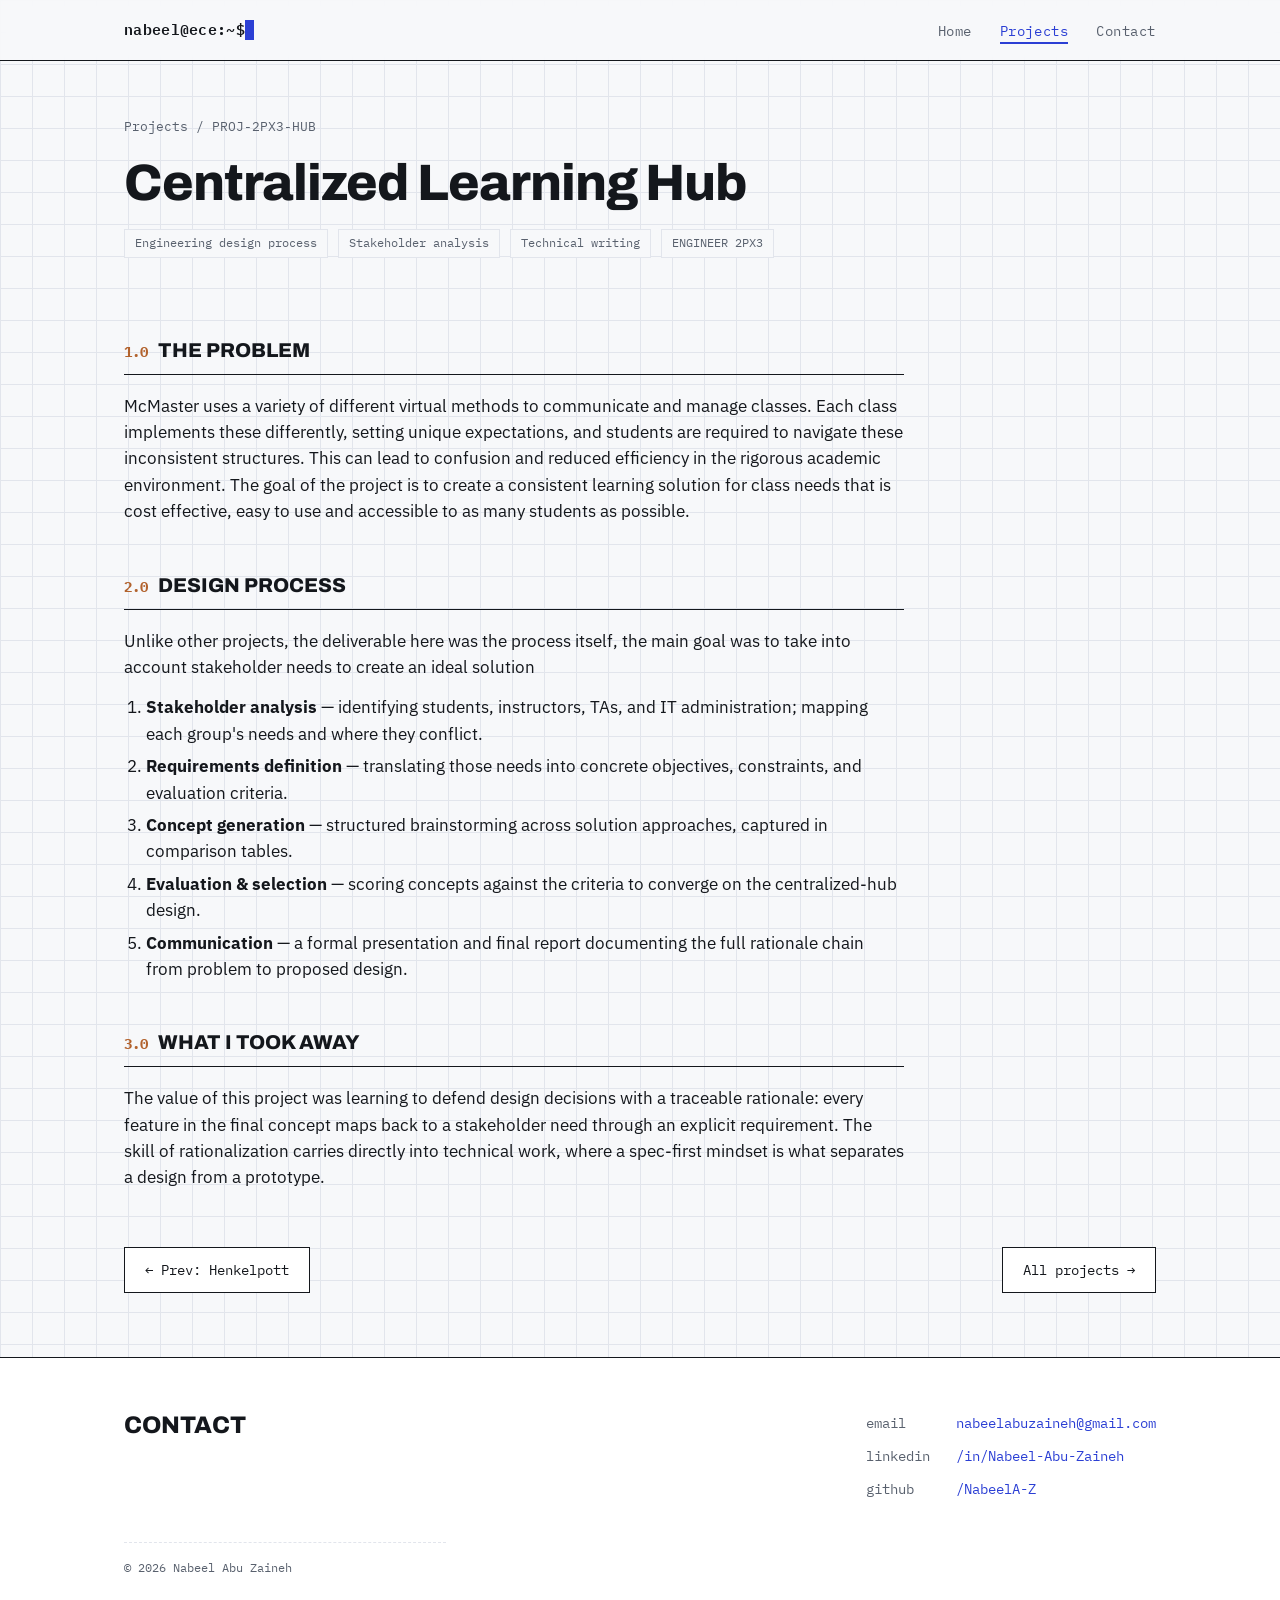
<file: hub.html>
<!DOCTYPE html>
<html lang="en">
<head>
<meta charset="UTF-8">
<meta name="viewport" content="width=device-width, initial-scale=1.0">
<title>Centralized Learning Hub — Nabeel Abu Zaineh</title>
<meta name="description" content="An engineering design project addressing learning-platform fragmentation at McMaster through structured design methodology.">
<link rel="preconnect" href="https://fonts.googleapis.com">
<link rel="preconnect" href="https://fonts.gstatic.com" crossorigin>
<link href="https://fonts.googleapis.com/css2?family=Archivo:wght@700;800&family=IBM+Plex+Sans:wght@400;600&family=IBM+Plex+Mono:wght@400;600&display=swap" rel="stylesheet">
<link rel="stylesheet" href="style.css">
</head>
<body>

<header>
  <div class="wrap nav">
    <a class="brand" href="index.html">nabeel@ece:~$<span class="cursor">█</span></a>
    <nav aria-label="Main">
      <ul>
        <li><a href="index.html">Home</a></li>
        <li><a href="projects.html" aria-current="page">Projects</a></li>
        <li><a href="index.html#contact">Contact</a></li>
      </ul>
    </nav>
  </div>
</header>

<main class="wrap">
  <div class="detail-hero">
    <p class="crumb"><a href="projects.html">Projects</a> / PROJ-2PX3-HUB</p>
    <h1>Centralized Learning Hub</h1>
    <div class="detail-meta">
      <span class="tag">Engineering design process</span><span class="tag">Stakeholder analysis</span>
      <span class="tag">Technical writing</span><span class="tag">ENGINEER 2PX3</span>
    </div>
  </div>

  <div class="detail-body">
    <h2><span class="num">1.0</span>The Problem</h2>
    <p>
    McMaster uses a variety of different virtual methods to communicate and manage classes. Each class implements these differently, setting unique expectations, and students are required to navigate these inconsistent structures. This can lead to confusion and reduced efficiency in the rigorous academic environment. The goal of the project is to create a consistent learning solution for class needs that is cost effective, easy to use and accessible to as many students as possible.
    </p>

    <h2><span class="num">2.0</span>Design Process</h2>
    <p>
      Unlike other projects, the deliverable here was the process itself, the main goal was to take into account stakeholder needs to create an ideal solution
    </p>
    <ol>
      <li><strong>Stakeholder analysis</strong> — identifying students, instructors, TAs, and IT administration; mapping each group's needs and where they conflict.</li>
      <li><strong>Requirements definition</strong> — translating those needs into concrete objectives, constraints, and evaluation criteria.</li>
      <li><strong>Concept generation</strong> — structured brainstorming across solution approaches, captured in comparison tables.</li>
      <li><strong>Evaluation &amp; selection</strong> — scoring concepts against the criteria to converge on the centralized-hub design.</li>
      <li><strong>Communication</strong> — a formal presentation and final report documenting the full rationale chain from problem to proposed design.</li>
    </ol>

    <h2><span class="num">3.0</span>What I Took Away</h2>
    <p>
      The value of this project was learning to defend design decisions with a traceable
      rationale: every feature in the final concept maps back to a stakeholder need through
      an explicit requirement. The skill of rationalization carries
      directly into technical work, where a spec-first mindset is what separates a design
      from a prototype.
    </p>
  </div>

  <div class="proj-pager">
    <a class="btn" href="henkelpott.html">← Prev: Henkelpott</a>
    <a class="btn" href="projects.html">All projects →</a>
  </div>
</main>

<footer id="contact">
  <div class="wrap">
    <div class="foot-grid">
      <div>
        <h2>Contact</h2>
      </div>
      <ul class="contact-list">
        <li><span class="label">email</span><a href="mailto:nabeelabuzaineh@gmail.com">nabeelabuzaineh@gmail.com</a></li>
        <li><span class="label">linkedin</span><a href="https://www.linkedin.com/in/nabeel-abu-zaineh-313452333/">/in/Nabeel-Abu-Zaineh</a></li>
        <li><span class="label">github</span><a href="https://github.com/NabeelA-Z">/NabeelA-Z</a></li>
      </ul>
    </div>
    <p class="fineprint">© 2026 Nabeel Abu Zaineh</p>
  </div>
</footer>
</body>
</html>
</file>
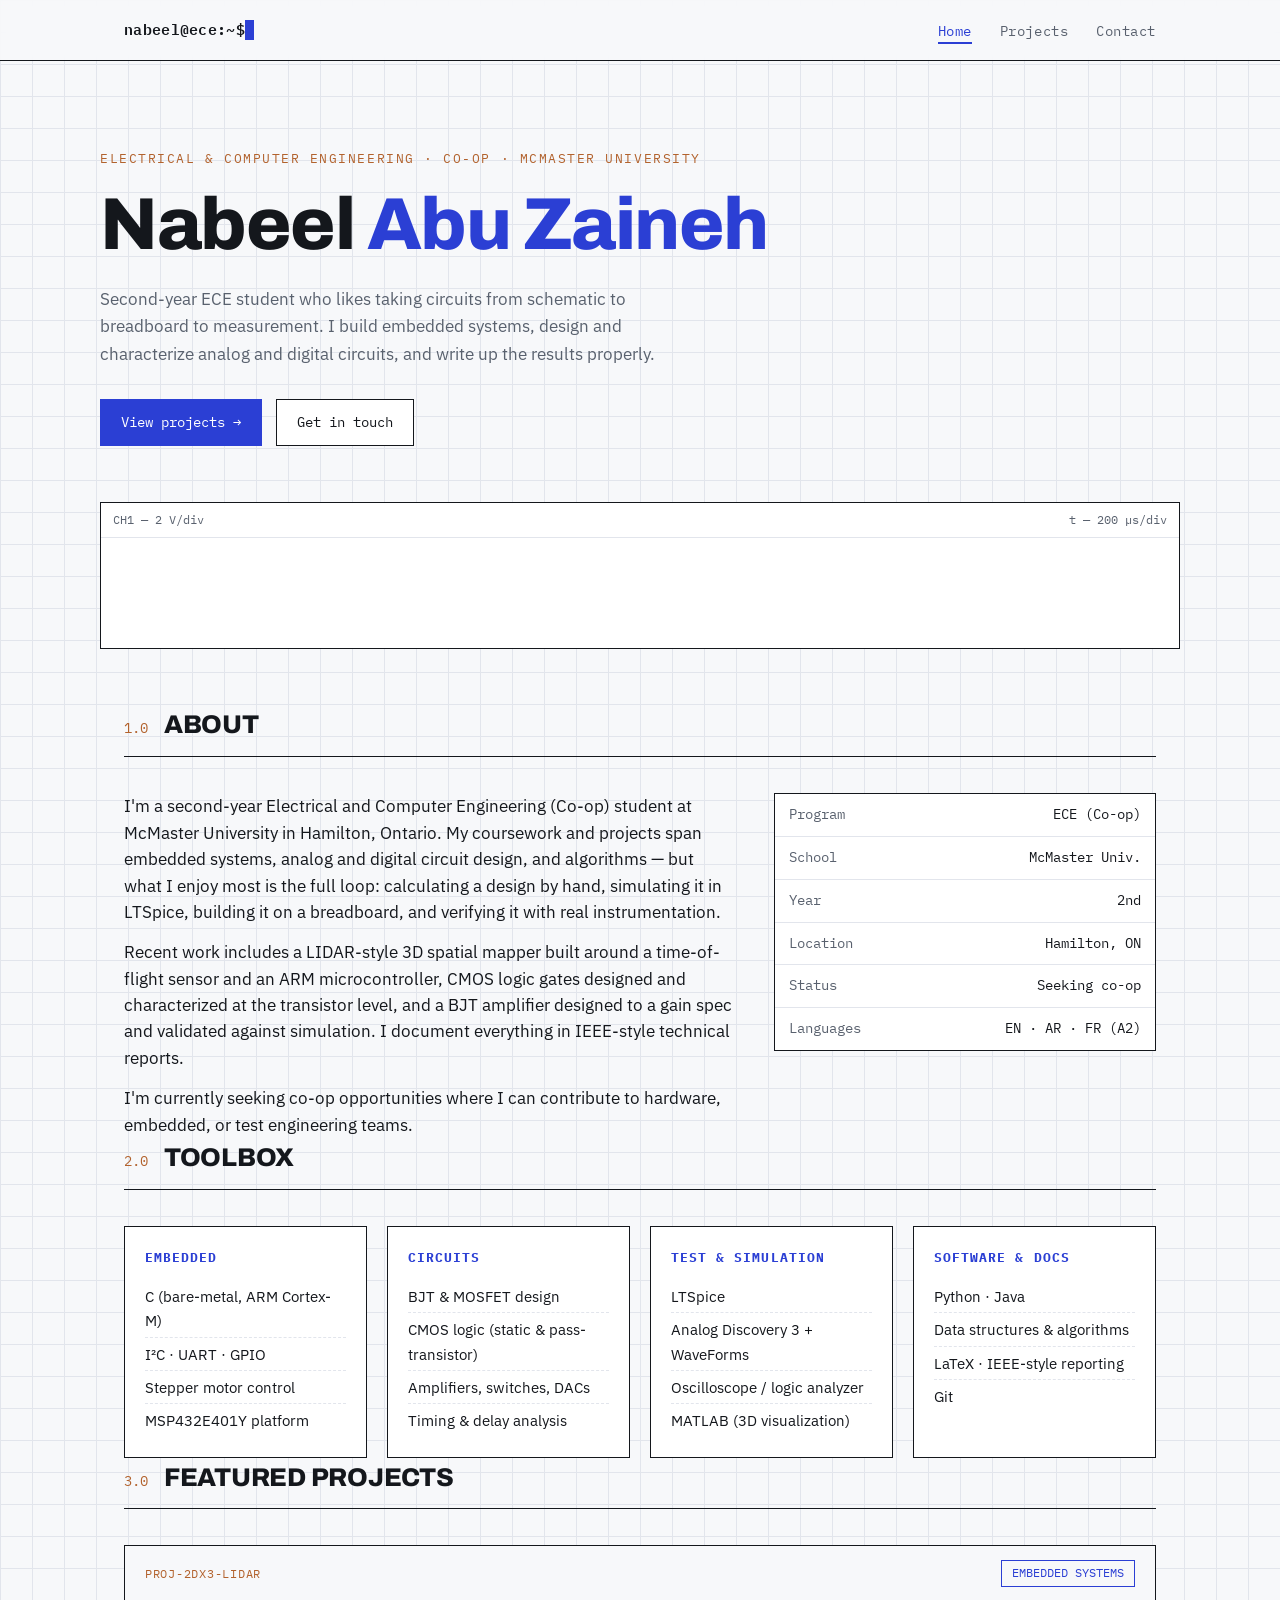
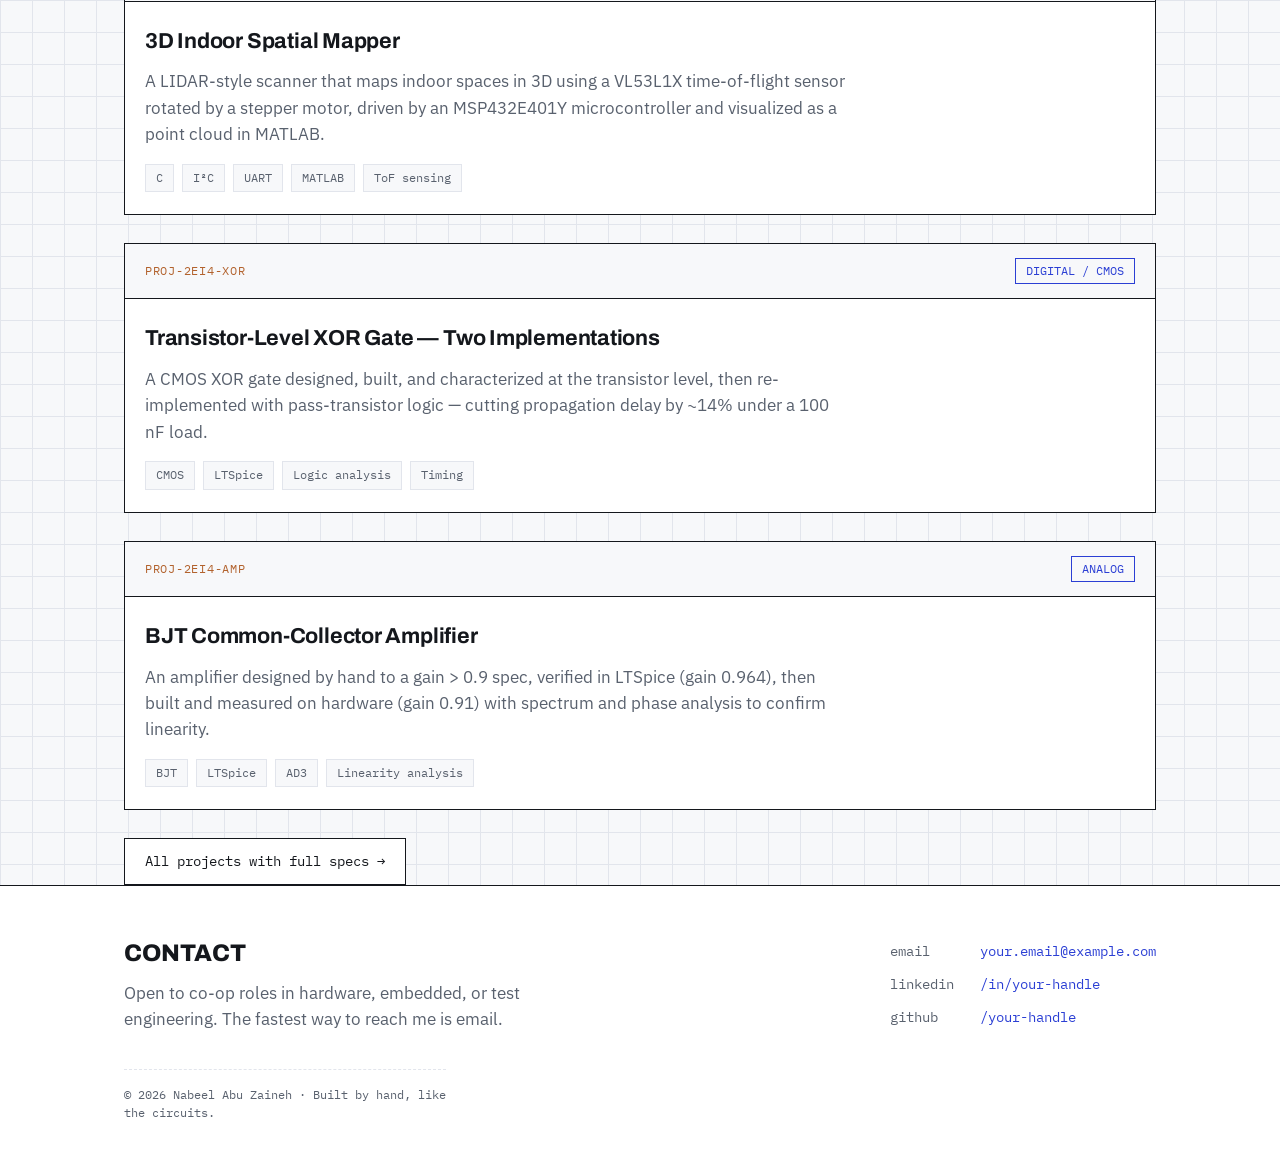
<file: index (1).html>
<!DOCTYPE html>
<html lang="en">
<head>
<meta charset="UTF-8">
<meta name="viewport" content="width=device-width, initial-scale=1.0">
<title>Nabeel Abu Zaineh — Electrical &amp; Computer Engineering</title>
<meta name="description" content="Portfolio of Nabeel Abu Zaineh, Electrical & Computer Engineering (Co-op) student at McMaster University. Embedded systems, circuit design, and hardware projects.">
<link rel="preconnect" href="https://fonts.googleapis.com">
<link rel="preconnect" href="https://fonts.gstatic.com" crossorigin>
<link href="https://fonts.googleapis.com/css2?family=Archivo:wght@700;800&family=IBM+Plex+Sans:wght@400;600&family=IBM+Plex+Mono:wght@400;600&display=swap" rel="stylesheet">
<link rel="stylesheet" href="style.css">
</head>
<body>

<header>
  <div class="wrap nav">
    <a class="brand" href="index.html">nabeel@ece:~$<span class="cursor">█</span></a>
    <nav aria-label="Main">
      <ul>
        <li><a href="index.html" aria-current="page">Home</a></li>
        <li><a href="projects.html">Projects</a></li>
        <li><a href="#contact">Contact</a></li>
      </ul>
    </nav>
  </div>
</header>

<main>
  <!-- ============ HERO ============ -->
  <section class="hero wrap">
    <p class="eyebrow">Electrical &amp; Computer Engineering · Co-op · McMaster University</p>
    <h1>Nabeel <span class="accent">Abu Zaineh</span></h1>
    <p class="tagline">
      Second-year ECE student who likes taking circuits from schematic to breadboard to
      measurement. I build embedded systems, design and characterize analog and digital
      circuits, and write up the results properly.
    </p>
    <div class="cta-row">
      <a class="btn primary" href="projects.html">View projects →</a>
      <a class="btn" href="#contact">Get in touch</a>
    </div>

    <!-- Signature element: oscilloscope trace -->
    <figure class="scope" aria-hidden="true">
      <div class="scope-label">
        <span>CH1 — 2 V/div</span>
        <span>t — 200 µs/div</span>
      </div>
      <svg viewBox="0 0 1200 110" preserveAspectRatio="none">
        <!-- square wave (CH1, blue) -->
        <polyline class="trace" points="0,85 90,85 90,25 210,25 210,85 330,85 330,25 450,25 450,85 570,85 570,25 690,25 690,85 810,85 810,25 930,25 930,85 1050,85 1050,25 1200,25"/>
        <!-- RC-charged response (CH2, copper) -->
        <path class="trace ghost" d="M0,85 L90,85 C110,35 130,28 210,26 L210,26 C230,76 250,83 330,84 C350,34 370,27 450,25 C470,75 490,82 570,84 C590,34 610,27 690,25 C710,75 730,82 810,84 C830,34 850,27 930,25 C950,75 970,82 1050,84 C1070,34 1090,27 1200,25"/>
      </svg>
    </figure>
  </section>

  <!-- ============ ABOUT ============ -->
  <section class="wrap reveal" id="about">
    <div class="sec-head"><span class="num">1.0</span><h2>About</h2></div>
    <div class="about-grid">
      <div>
        <p>
          I'm a second-year Electrical and Computer Engineering (Co-op) student at McMaster
          University in Hamilton, Ontario. My coursework and projects span embedded systems,
          analog and digital circuit design, and algorithms — but what I enjoy most is the
          full loop: calculating a design by hand, simulating it in LTSpice, building it on a
          breadboard, and verifying it with real instrumentation.
        </p>
        <p>
          Recent work includes a LIDAR-style 3D spatial mapper built around a time-of-flight
          sensor and an ARM microcontroller, CMOS logic gates designed and characterized at
          the transistor level, and a BJT amplifier designed to a gain spec and validated
          against simulation. I document everything in IEEE-style technical reports.
        </p>
        <p>
          I'm currently seeking co-op opportunities where I can contribute to hardware,
          embedded, or test engineering teams.
        </p>
      </div>
      <dl class="factsheet" aria-label="Quick facts">
        <div><dt>Program</dt><dd>ECE (Co-op)</dd></div>
        <div><dt>School</dt><dd>McMaster Univ.</dd></div>
        <div><dt>Year</dt><dd>2nd</dd></div>
        <div><dt>Location</dt><dd>Hamilton, ON</dd></div>
        <div><dt>Status</dt><dd>Seeking co-op</dd></div>
        <div><dt>Languages</dt><dd>EN · AR · FR (A2)</dd></div>
      </dl>
    </div>
  </section>

  <!-- ============ SKILLS ============ -->
  <section class="wrap reveal" id="skills">
    <div class="sec-head"><span class="num">2.0</span><h2>Toolbox</h2></div>
    <div class="skills-grid">
      <div class="skill-card">
        <h3>Embedded</h3>
        <ul>
          <li>C (bare-metal, ARM Cortex-M)</li>
          <li>I²C · UART · GPIO</li>
          <li>Stepper motor control</li>
          <li>MSP432E401Y platform</li>
        </ul>
      </div>
      <div class="skill-card">
        <h3>Circuits</h3>
        <ul>
          <li>BJT &amp; MOSFET design</li>
          <li>CMOS logic (static &amp; pass-transistor)</li>
          <li>Amplifiers, switches, DACs</li>
          <li>Timing &amp; delay analysis</li>
        </ul>
      </div>
      <div class="skill-card">
        <h3>Test &amp; Simulation</h3>
        <ul>
          <li>LTSpice</li>
          <li>Analog Discovery 3 + WaveForms</li>
          <li>Oscilloscope / logic analyzer</li>
          <li>MATLAB (3D visualization)</li>
        </ul>
      </div>
      <div class="skill-card">
        <h3>Software &amp; Docs</h3>
        <ul>
          <li>Python · Java</li>
          <li>Data structures &amp; algorithms</li>
          <li>LaTeX · IEEE-style reporting</li>
          <li>Git</li>
        </ul>
      </div>
    </div>
  </section>

  <!-- ============ FEATURED PROJECTS ============ -->
  <section class="wrap reveal" id="featured">
    <div class="sec-head"><span class="num">3.0</span><h2>Featured Projects</h2></div>
    <div class="proj-grid">

      <article class="proj">
        <div class="proj-head">
          <span class="part-no">PROJ-2DX3-LIDAR</span>
          <span class="status">EMBEDDED SYSTEMS</span>
        </div>
        <div class="proj-body">
          <h3><a href="lidar.html">3D Indoor Spatial Mapper</a></h3>
          <p>
            A LIDAR-style scanner that maps indoor spaces in 3D using a VL53L1X time-of-flight
            sensor rotated by a stepper motor, driven by an MSP432E401Y microcontroller and
            visualized as a point cloud in MATLAB.
          </p>
          <div class="tags">
            <span class="tag">C</span><span class="tag">I²C</span><span class="tag">UART</span>
            <span class="tag">MATLAB</span><span class="tag">ToF sensing</span>
          </div>
        </div>
      </article>

      <article class="proj">
        <div class="proj-head">
          <span class="part-no">PROJ-2EI4-XOR</span>
          <span class="status">DIGITAL / CMOS</span>
        </div>
        <div class="proj-body">
          <h3><a href="xor.html">Transistor-Level XOR Gate — Two Implementations</a></h3>
          <p>
            A CMOS XOR gate designed, built, and characterized at the transistor level, then
            re-implemented with pass-transistor logic — cutting propagation delay by ~14%
            under a 100 nF load.
          </p>
          <div class="tags">
            <span class="tag">CMOS</span><span class="tag">LTSpice</span>
            <span class="tag">Logic analysis</span><span class="tag">Timing</span>
          </div>
        </div>
      </article>

      <article class="proj">
        <div class="proj-head">
          <span class="part-no">PROJ-2EI4-AMP</span>
          <span class="status">ANALOG</span>
        </div>
        <div class="proj-body">
          <h3><a href="amplifier.html">BJT Common-Collector Amplifier</a></h3>
          <p>
            An amplifier designed by hand to a gain &gt; 0.9 spec, verified in LTSpice
            (gain 0.964), then built and measured on hardware (gain 0.91) with spectrum and
            phase analysis to confirm linearity.
          </p>
          <div class="tags">
            <span class="tag">BJT</span><span class="tag">LTSpice</span>
            <span class="tag">AD3</span><span class="tag">Linearity analysis</span>
          </div>
        </div>
      </article>

    </div>
    <p style="margin-top: 28px;">
      <a class="btn" href="projects.html">All projects with full specs →</a>
    </p>
  </section>
</main>

<!-- ============ CONTACT / FOOTER ============ -->
<footer id="contact">
  <div class="wrap">
    <div class="foot-grid">
      <div>
        <h2>Contact</h2>
        <p>Open to co-op roles in hardware, embedded, or test engineering. The fastest way to reach me is email.</p>
      </div>
      <ul class="contact-list">
        <li><span class="label">email</span><a href="mailto:your.email@example.com">your.email@example.com</a></li>
        <li><span class="label">linkedin</span><a href="https://linkedin.com/in/your-handle">/in/your-handle</a></li>
        <li><span class="label">github</span><a href="https://github.com/your-handle">/your-handle</a></li>
      </ul>
    </div>
    <p class="fineprint">© 2026 Nabeel Abu Zaineh · Built by hand, like the circuits.</p>
  </div>
</footer>

<script>
  // Scroll reveal
  const io = new IntersectionObserver((entries) => {
    entries.forEach(e => { if (e.isIntersecting) { e.target.classList.add('in'); io.unobserve(e.target); } });
  }, { threshold: 0.12 });
  document.querySelectorAll('.reveal').forEach(el => io.observe(el));
</script>
</body>
</html>
</file>
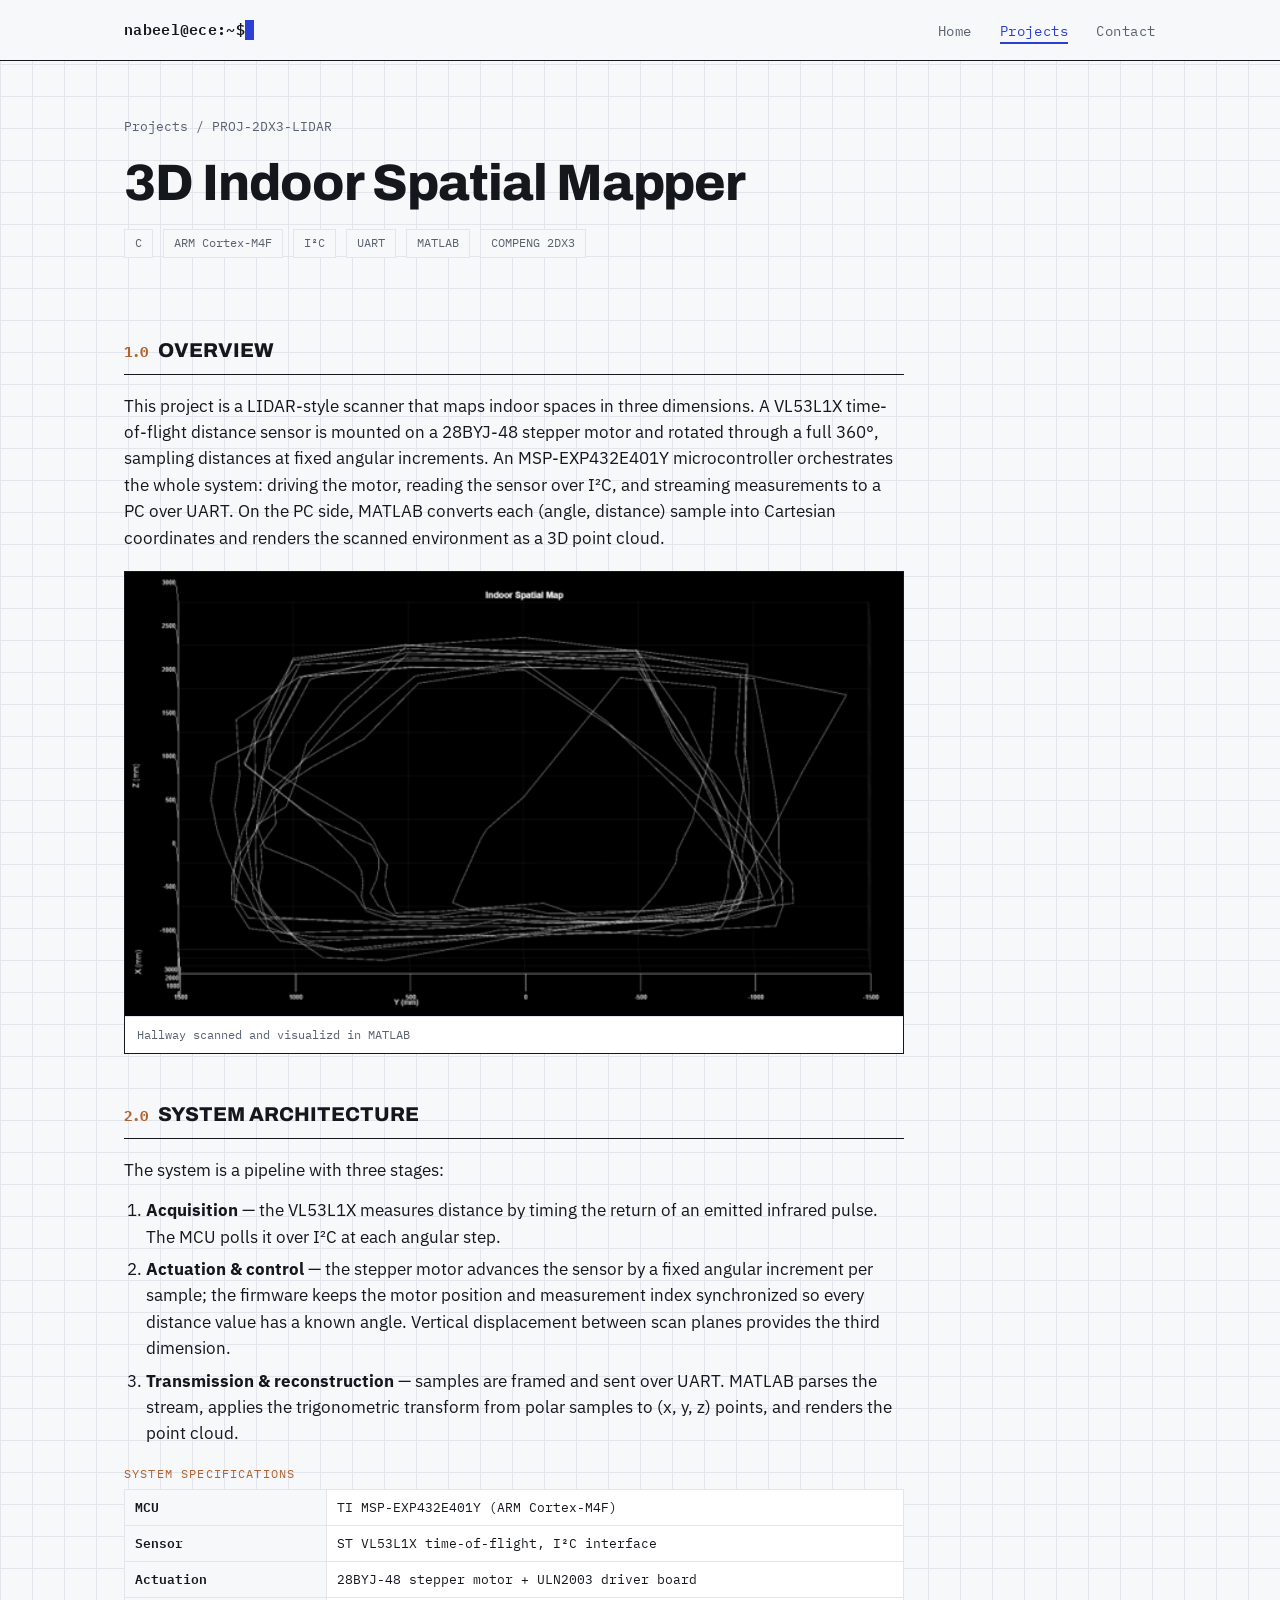
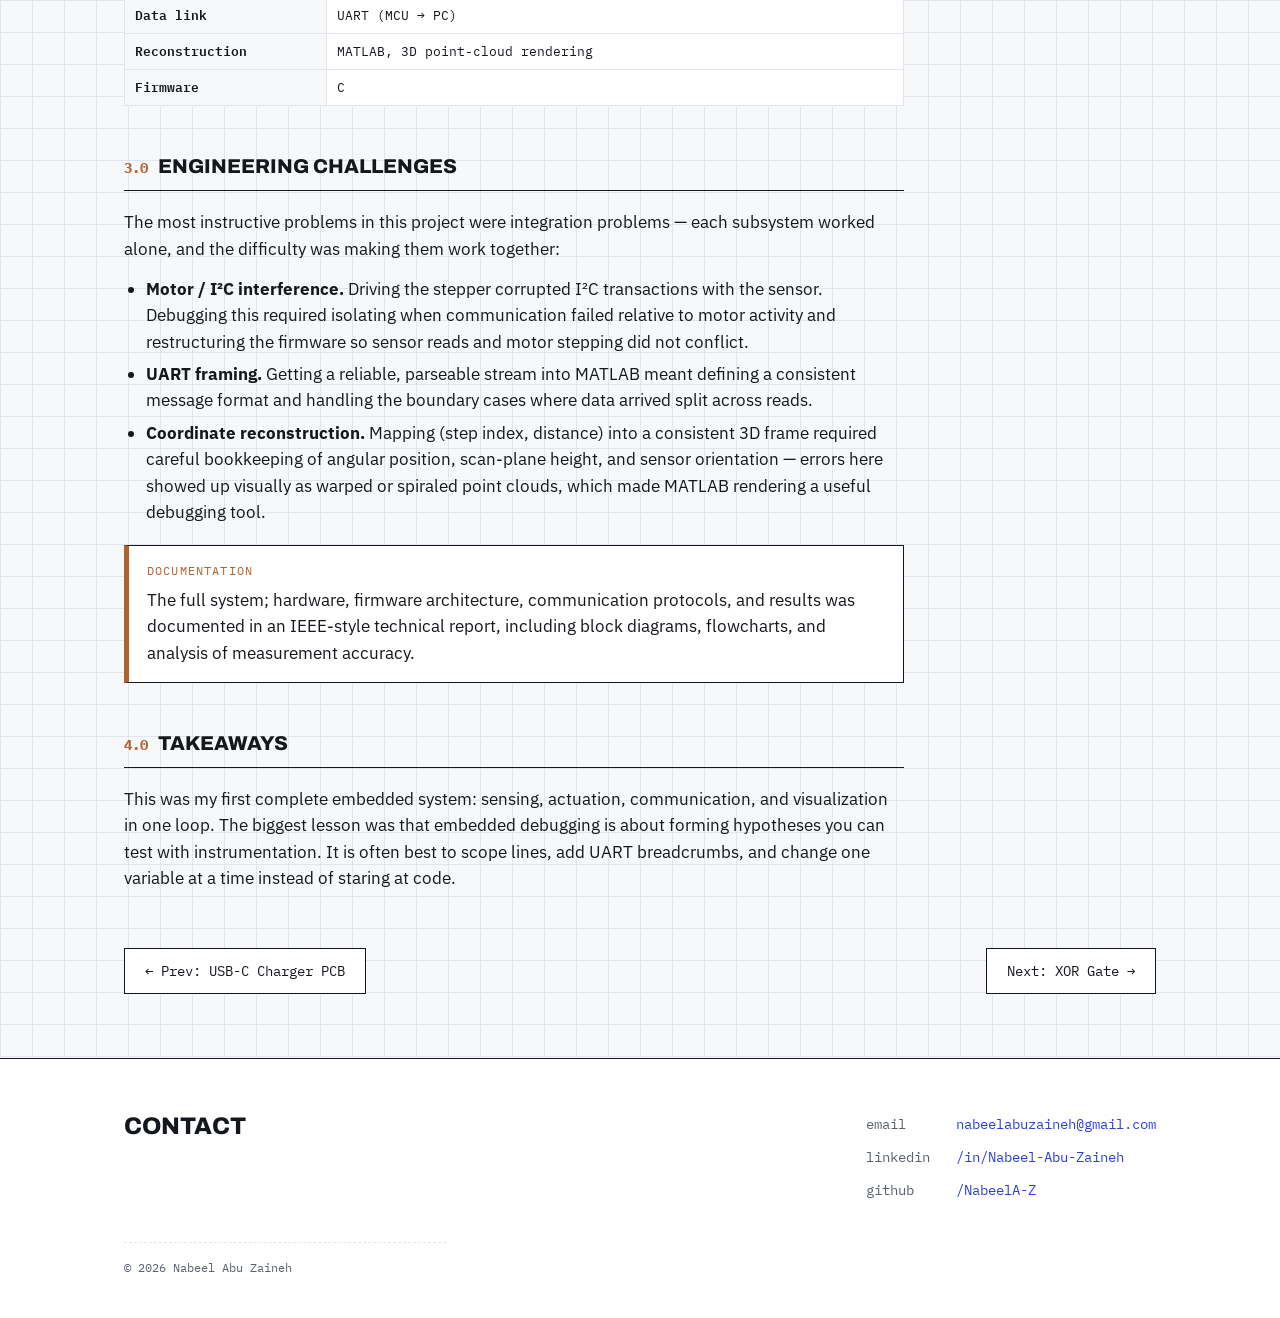
<file: lidar.html>
<!DOCTYPE html>
<html lang="en">
<head>
<meta charset="UTF-8">
<meta name="viewport" content="width=device-width, initial-scale=1.0">
<title>3D Indoor Spatial Mapper — Nabeel Abu Zaineh</title>
<meta name="description" content="LIDAR-style 3D indoor spatial mapper built with a VL53L1X ToF sensor, stepper motor, and MSP432E401Y microcontroller, visualized in MATLAB.">
<link rel="preconnect" href="https://fonts.googleapis.com">
<link rel="preconnect" href="https://fonts.gstatic.com" crossorigin>
<link href="https://fonts.googleapis.com/css2?family=Archivo:wght@700;800&family=IBM+Plex+Sans:wght@400;600&family=IBM+Plex+Mono:wght@400;600&display=swap" rel="stylesheet">
<link rel="stylesheet" href="style.css">
</head>
<body>

<header>
  <div class="wrap nav">
    <a class="brand" href="index.html">nabeel@ece:~$<span class="cursor">█</span></a>
    <nav aria-label="Main">
      <ul>
        <li><a href="index.html">Home</a></li>
        <li><a href="projects.html" aria-current="page">Projects</a></li>
        <li><a href="index.html#contact">Contact</a></li>
      </ul>
    </nav>
  </div>
</header>

<main class="wrap">
  <div class="detail-hero">
    <p class="crumb"><a href="projects.html">Projects</a> / PROJ-2DX3-LIDAR</p>
    <h1>3D Indoor Spatial Mapper</h1>
    <div class="detail-meta">
      <span class="tag">C</span><span class="tag">ARM Cortex-M4F</span>
      <span class="tag">I²C</span><span class="tag">UART</span><span class="tag">MATLAB</span>
      <span class="tag">COMPENG 2DX3</span>
    </div>
  </div>

  <div class="detail-body">
    <h2><span class="num">1.0</span>Overview</h2>
    <p>
      This project is a LIDAR-style scanner that maps indoor spaces in three dimensions.
      A VL53L1X time-of-flight distance sensor is mounted on a 28BYJ-48 stepper motor and
      rotated through a full 360°, sampling distances at fixed angular increments. An
      MSP-EXP432E401Y microcontroller orchestrates the whole system: driving the motor,
      reading the sensor over I²C, and streaming measurements to a PC over UART. On the PC
      side, MATLAB converts each (angle, distance) sample into Cartesian coordinates and
      renders the scanned environment as a 3D point cloud.
    </p>
    <figure class="site-fig">
      <img src="img/2dx3spatialmap.png" alt="MATLAB visualizion of scanned hallway">
      <figcaption>Hallway scanned and visualizd in MATLAB</figcaption>
    </figure>

    <h2><span class="num">2.0</span>System Architecture</h2>
    <p>The system is a pipeline with three stages:</p>
    <ol>
      <li><strong>Acquisition</strong> — the VL53L1X measures distance by timing the return of an emitted infrared pulse. The MCU polls it over I²C at each angular step.</li>
      <li><strong>Actuation &amp; control</strong> — the stepper motor advances the sensor by a fixed angular increment per sample; the firmware keeps the motor position and measurement index synchronized so every distance value has a known angle. Vertical displacement between scan planes provides the third dimension.</li>
      <li><strong>Transmission &amp; reconstruction</strong> — samples are framed and sent over UART. MATLAB parses the stream, applies the trigonometric transform from polar samples to (x, y, z) points, and renders the point cloud.</li>
    </ol>
    <table class="specs">
      <caption>System specifications</caption>
      <tr><th>MCU</th><td>TI MSP-EXP432E401Y (ARM Cortex-M4F)</td></tr>
      <tr><th>Sensor</th><td>ST VL53L1X time-of-flight, I²C interface</td></tr>
      <tr><th>Actuation</th><td>28BYJ-48 stepper motor + ULN2003 driver board</td></tr>
      <tr><th>Data link</th><td>UART (MCU → PC)</td></tr>
      <tr><th>Reconstruction</th><td>MATLAB, 3D point-cloud rendering</td></tr>
      <tr><th>Firmware</th><td>C</td></tr>
    </table>

    <h2><span class="num">3.0</span>Engineering Challenges</h2>
    <p>
      The most instructive problems in this project were integration problems — each
      subsystem worked alone, and the difficulty was making them work together:
    </p>
    <ul>
      <li>
        <strong>Motor / I²C interference.</strong> Driving the stepper corrupted I²C
        transactions with the sensor. Debugging this required isolating when communication
        failed relative to motor activity and restructuring the firmware so sensor reads and
        motor stepping did not conflict.
      </li>
      <li>
        <strong>UART framing.</strong> Getting a reliable, parseable stream into MATLAB
        meant defining a consistent message format and handling the boundary cases where
        data arrived split across reads.
      </li>
      <li>
        <strong>Coordinate reconstruction.</strong> Mapping (step index, distance) into a
        consistent 3D frame required careful bookkeeping of angular position, scan-plane
        height, and sensor orientation — errors here showed up visually as warped or
        spiraled point clouds, which made MATLAB rendering a useful debugging tool.
      </li>
    </ul>

    <div class="callout">
      <p class="callout-label">Documentation</p>
      <p>
        The full system; hardware, firmware architecture, communication protocols, and
        results was documented in an IEEE-style technical report, including block
        diagrams, flowcharts, and analysis of measurement accuracy.
      </p>
    </div>

    <h2><span class="num">4.0</span>Takeaways</h2>
    <p>
      This was my first complete embedded system: sensing, actuation, communication, and
      visualization in one loop. The biggest lesson was that embedded debugging is about
      forming hypotheses you can test with instrumentation. It is often best to scope lines, add UART
      breadcrumbs, and change one variable at a time instead of staring at code.
    </p>
  </div>

  <div class="proj-pager">
    <a class="btn" href="charger.html">← Prev: USB-C Charger PCB</a>
    <a class="btn" href="xor.html">Next: XOR Gate →</a>
  </div>
</main>

<footer id="contact">
  <div class="wrap">
    <div class="foot-grid">
      <div>
        <h2>Contact</h2>
      </div>
      <ul class="contact-list">
        <li><span class="label">email</span><a href="mailto:nabeelabuzaineh@gmail.com">nabeelabuzaineh@gmail.com</a></li>
        <li><span class="label">linkedin</span><a href="https://www.linkedin.com/in/nabeel-abu-zaineh-313452333/">/in/Nabeel-Abu-Zaineh</a></li>
        <li><span class="label">github</span><a href="https://github.com/NabeelA-Z">/NabeelA-Z</a></li>
      </ul>
    </div>
    <p class="fineprint">© 2026 Nabeel Abu Zaineh</p>
  </div>
</footer>
</body>
</html>
</file>
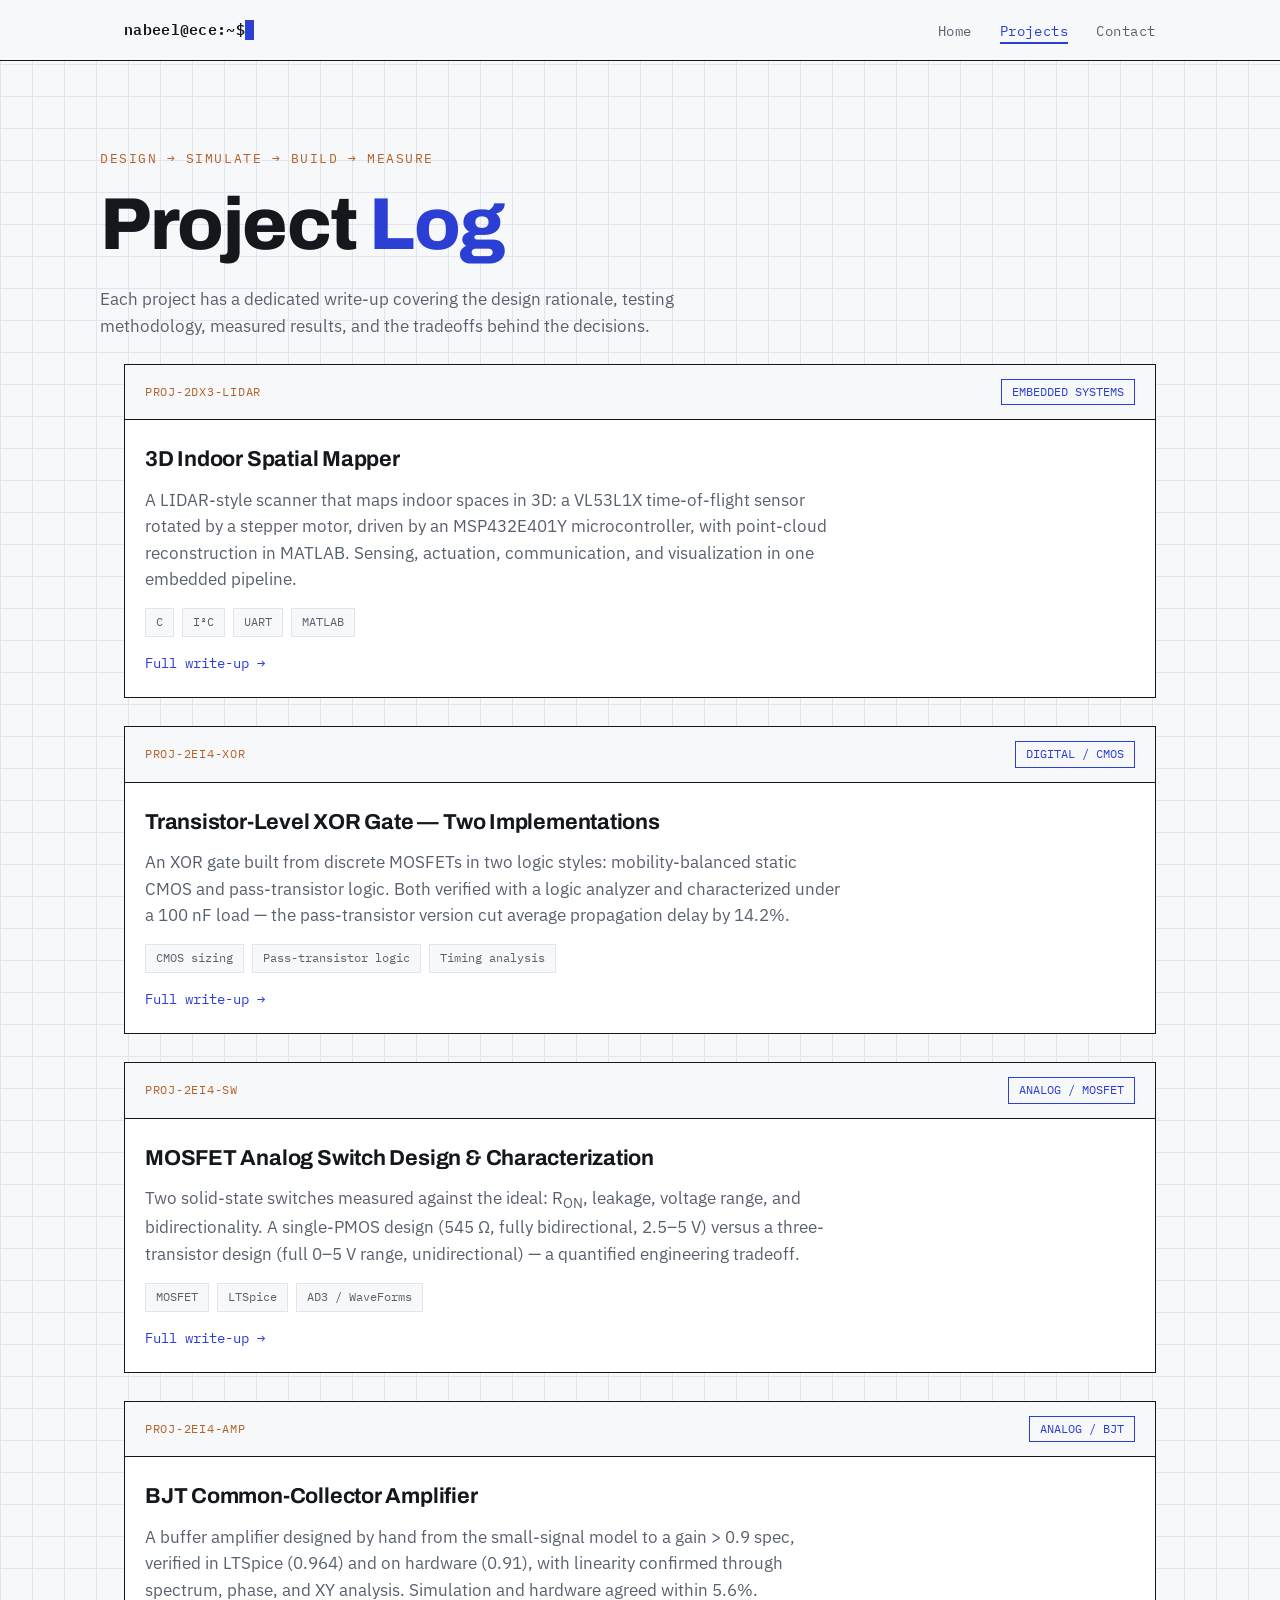
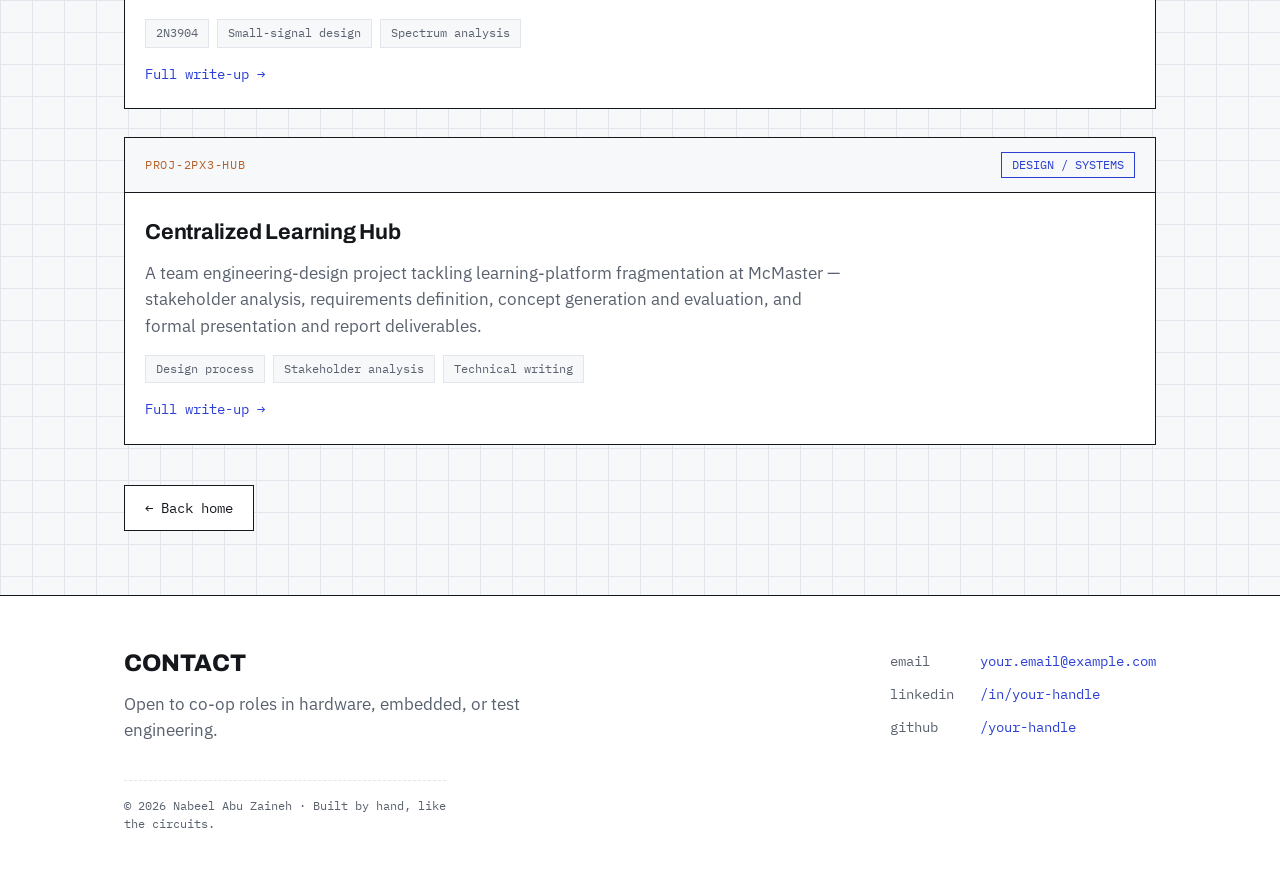
<file: projects (1).html>
<!DOCTYPE html>
<html lang="en">
<head>
<meta charset="UTF-8">
<meta name="viewport" content="width=device-width, initial-scale=1.0">
<title>Projects — Nabeel Abu Zaineh</title>
<meta name="description" content="Hardware, embedded, and circuit design projects by Nabeel Abu Zaineh: 3D LIDAR mapper, CMOS XOR gates, MOSFET switches, BJT amplifier, and more.">
<link rel="preconnect" href="https://fonts.googleapis.com">
<link rel="preconnect" href="https://fonts.gstatic.com" crossorigin>
<link href="https://fonts.googleapis.com/css2?family=Archivo:wght@700;800&family=IBM+Plex+Sans:wght@400;600&family=IBM+Plex+Mono:wght@400;600&display=swap" rel="stylesheet">
<link rel="stylesheet" href="style.css">
</head>
<body>

<header>
  <div class="wrap nav">
    <a class="brand" href="index.html">nabeel@ece:~$<span class="cursor">█</span></a>
    <nav aria-label="Main">
      <ul>
        <li><a href="index.html">Home</a></li>
        <li><a href="projects.html" aria-current="page">Projects</a></li>
        <li><a href="index.html#contact">Contact</a></li>
      </ul>
    </nav>
  </div>
</header>

<main>
  <section class="hero wrap" style="padding-bottom: 24px;">
    <p class="eyebrow">Design → Simulate → Build → Measure</p>
    <h1>Project <span class="accent">Log</span></h1>
    <p class="tagline">
      Each project has a dedicated write-up covering the design rationale, testing
      methodology, measured results, and the tradeoffs behind the decisions.
    </p>
  </section>

  <section class="wrap">
    <div class="proj-grid">

      <article class="proj reveal">
        <div class="proj-head">
          <span class="part-no">PROJ-2DX3-LIDAR</span>
          <span class="status">EMBEDDED SYSTEMS</span>
        </div>
        <div class="proj-body">
          <h3><a href="lidar.html">3D Indoor Spatial Mapper</a></h3>
          <p>
            A LIDAR-style scanner that maps indoor spaces in 3D: a VL53L1X time-of-flight
            sensor rotated by a stepper motor, driven by an MSP432E401Y microcontroller,
            with point-cloud reconstruction in MATLAB. Sensing, actuation, communication,
            and visualization in one embedded pipeline.
          </p>
          <div class="tags">
            <span class="tag">C</span><span class="tag">I²C</span><span class="tag">UART</span>
            <span class="tag">MATLAB</span>
          </div>
          <a class="readmore" href="lidar.html">Full write-up →</a>
        </div>
      </article>

      <article class="proj reveal">
        <div class="proj-head">
          <span class="part-no">PROJ-2EI4-XOR</span>
          <span class="status">DIGITAL / CMOS</span>
        </div>
        <div class="proj-body">
          <h3><a href="xor.html">Transistor-Level XOR Gate — Two Implementations</a></h3>
          <p>
            An XOR gate built from discrete MOSFETs in two logic styles: mobility-balanced
            static CMOS and pass-transistor logic. Both verified with a logic analyzer and
            characterized under a 100 nF load — the pass-transistor version cut average
            propagation delay by 14.2%.
          </p>
          <div class="tags">
            <span class="tag">CMOS sizing</span><span class="tag">Pass-transistor logic</span>
            <span class="tag">Timing analysis</span>
          </div>
          <a class="readmore" href="xor.html">Full write-up →</a>
        </div>
      </article>

      <article class="proj reveal">
        <div class="proj-head">
          <span class="part-no">PROJ-2EI4-SW</span>
          <span class="status">ANALOG / MOSFET</span>
        </div>
        <div class="proj-body">
          <h3><a href="switches.html">MOSFET Analog Switch Design &amp; Characterization</a></h3>
          <p>
            Two solid-state switches measured against the ideal: R<sub>ON</sub>, leakage,
            voltage range, and bidirectionality. A single-PMOS design (545 Ω, fully
            bidirectional, 2.5–5 V) versus a three-transistor design (full 0–5 V range,
            unidirectional) — a quantified engineering tradeoff.
          </p>
          <div class="tags">
            <span class="tag">MOSFET</span><span class="tag">LTSpice</span>
            <span class="tag">AD3 / WaveForms</span>
          </div>
          <a class="readmore" href="switches.html">Full write-up →</a>
        </div>
      </article>

      <article class="proj reveal">
        <div class="proj-head">
          <span class="part-no">PROJ-2EI4-AMP</span>
          <span class="status">ANALOG / BJT</span>
        </div>
        <div class="proj-body">
          <h3><a href="amplifier.html">BJT Common-Collector Amplifier</a></h3>
          <p>
            A buffer amplifier designed by hand from the small-signal model to a gain &gt; 0.9
            spec, verified in LTSpice (0.964) and on hardware (0.91), with linearity
            confirmed through spectrum, phase, and XY analysis. Simulation and hardware
            agreed within 5.6%.
          </p>
          <div class="tags">
            <span class="tag">2N3904</span><span class="tag">Small-signal design</span>
            <span class="tag">Spectrum analysis</span>
          </div>
          <a class="readmore" href="amplifier.html">Full write-up →</a>
        </div>
      </article>

      <article class="proj reveal">
        <div class="proj-head">
          <span class="part-no">PROJ-2PX3-HUB</span>
          <span class="status">DESIGN / SYSTEMS</span>
        </div>
        <div class="proj-body">
          <h3><a href="hub.html">Centralized Learning Hub</a></h3>
          <p>
            A team engineering-design project tackling learning-platform fragmentation at
            McMaster — stakeholder analysis, requirements definition, concept generation and
            evaluation, and formal presentation and report deliverables.
          </p>
          <div class="tags">
            <span class="tag">Design process</span><span class="tag">Stakeholder analysis</span>
            <span class="tag">Technical writing</span>
          </div>
          <a class="readmore" href="hub.html">Full write-up →</a>
        </div>
      </article>

    </div>

    <p style="margin: 40px 0 64px;">
      <a class="btn" href="index.html">← Back home</a>
    </p>
  </section>
</main>

<footer id="contact">
  <div class="wrap">
    <div class="foot-grid">
      <div>
        <h2>Contact</h2>
        <p>Open to co-op roles in hardware, embedded, or test engineering.</p>
      </div>
      <ul class="contact-list">
        <li><span class="label">email</span><a href="mailto:your.email@example.com">your.email@example.com</a></li>
        <li><span class="label">linkedin</span><a href="https://linkedin.com/in/your-handle">/in/your-handle</a></li>
        <li><span class="label">github</span><a href="https://github.com/your-handle">/your-handle</a></li>
      </ul>
    </div>
    <p class="fineprint">© 2026 Nabeel Abu Zaineh · Built by hand, like the circuits.</p>
  </div>
</footer>

<script>
  const io = new IntersectionObserver((entries) => {
    entries.forEach(e => { if (e.isIntersecting) { e.target.classList.add('in'); io.unobserve(e.target); } });
  }, { threshold: 0.12 });
  document.querySelectorAll('.reveal').forEach(el => io.observe(el));
</script>
</body>
</html>
</file>
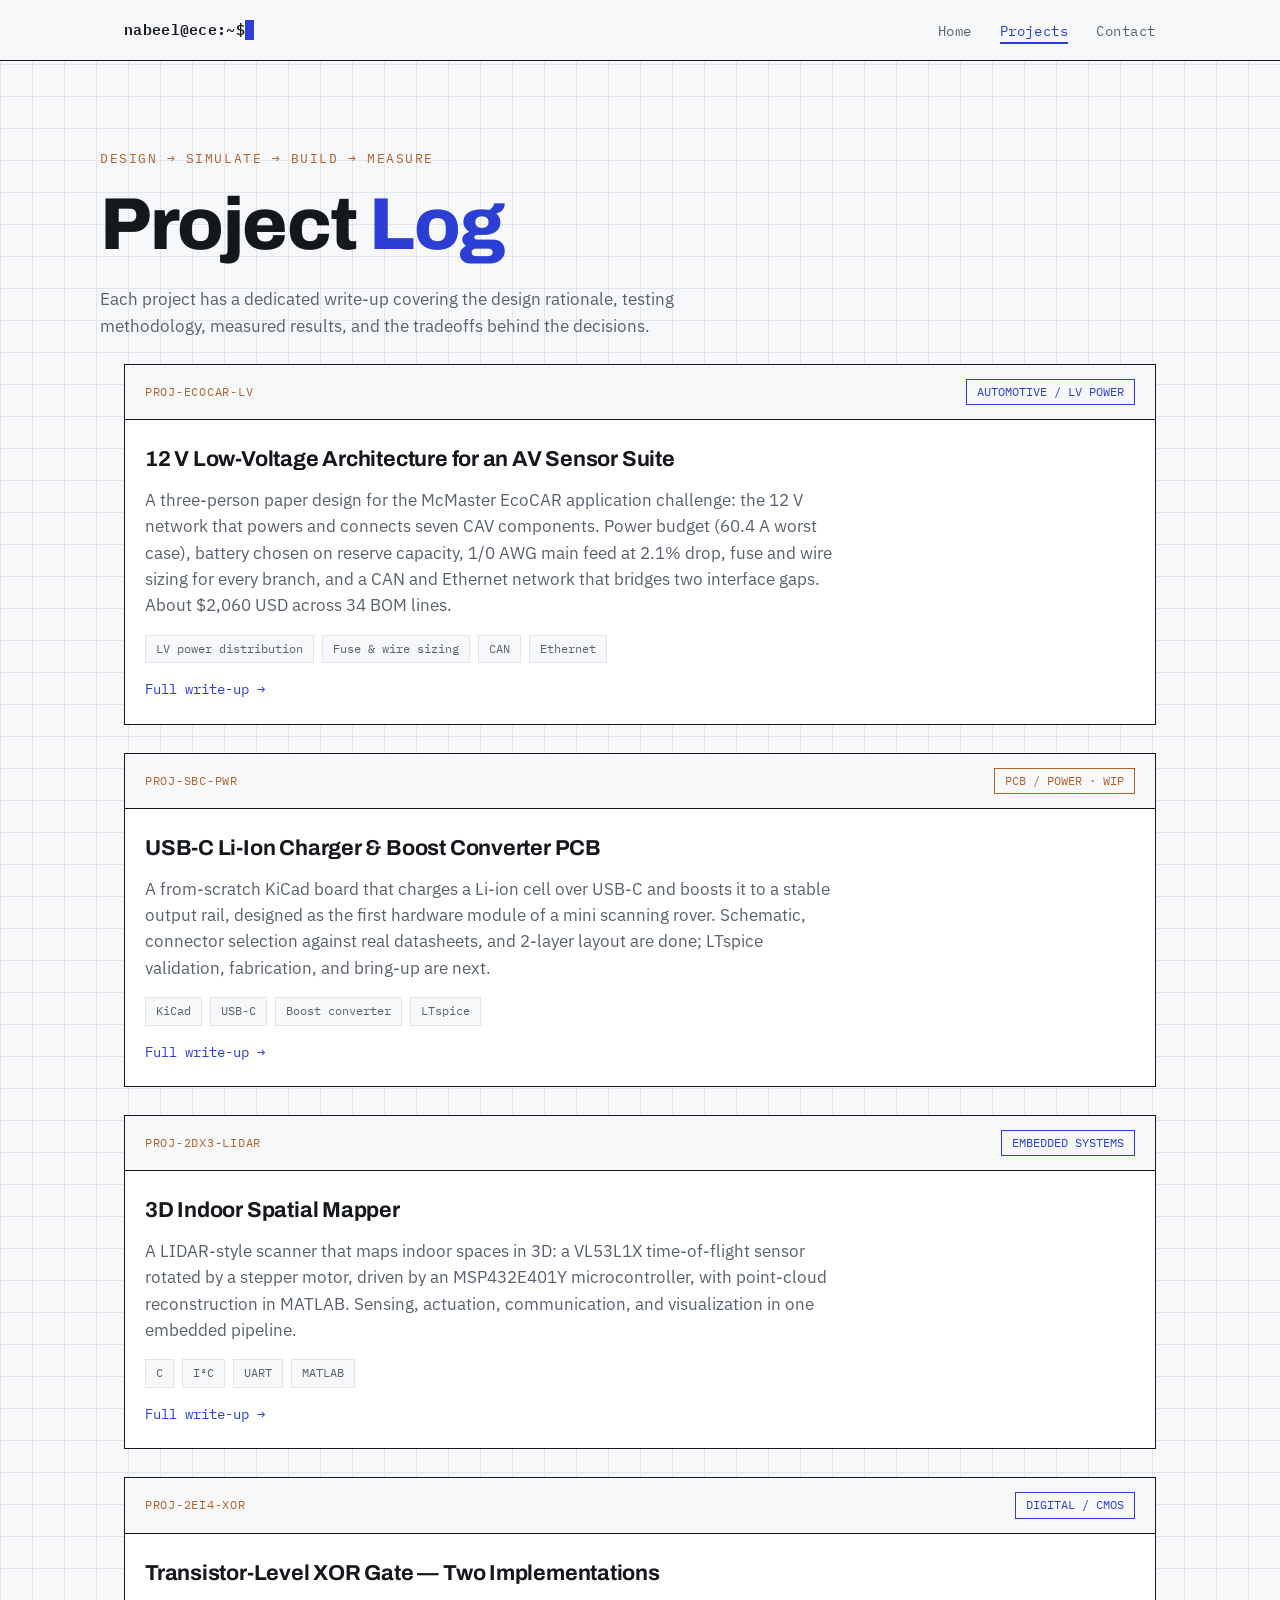
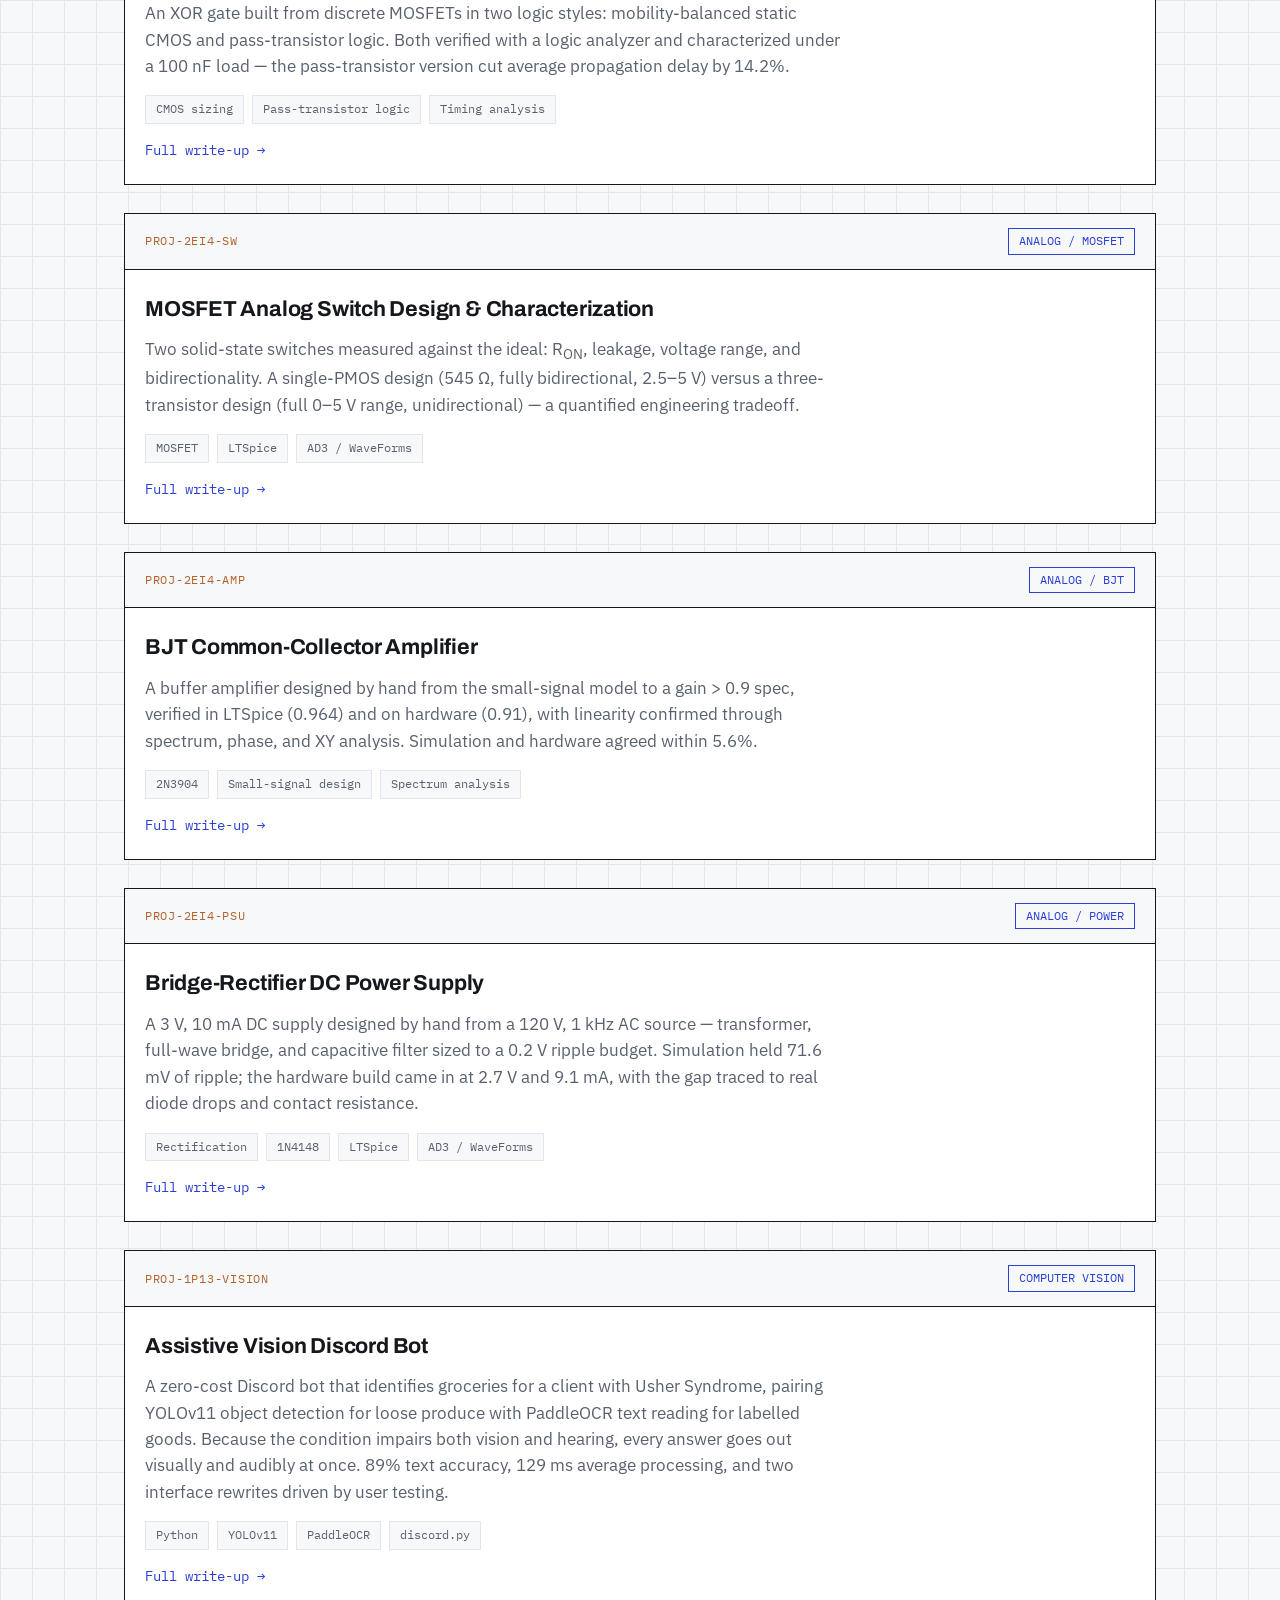
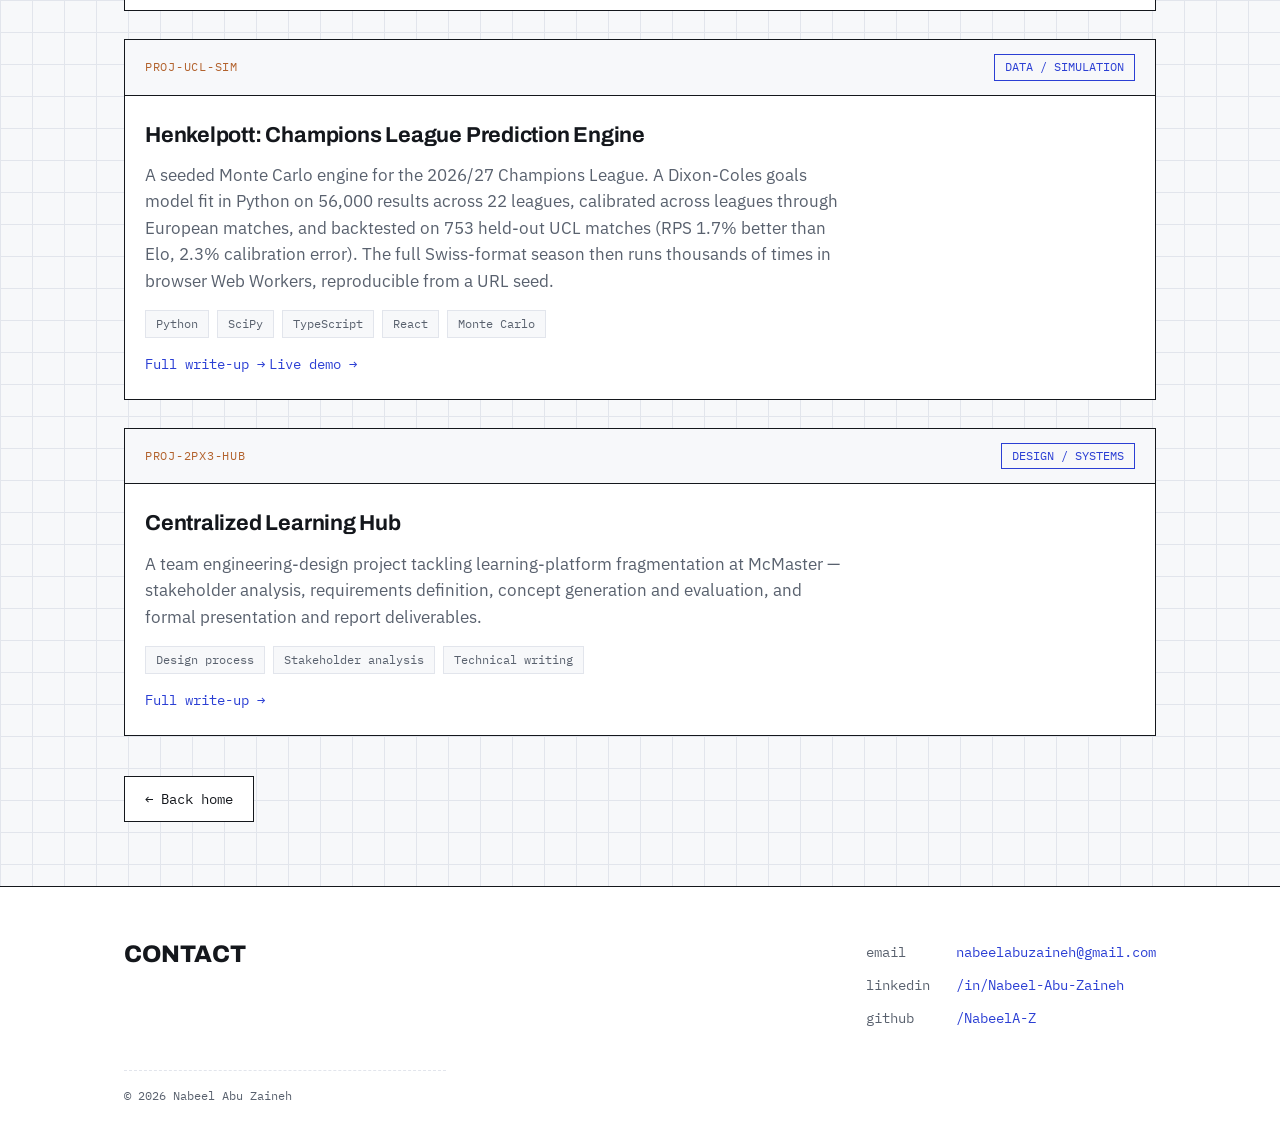
<file: projects.html>
<!DOCTYPE html>
<html lang="en">
<head>
<meta charset="UTF-8">
<meta name="viewport" content="width=device-width, initial-scale=1.0">
<title>Projects — Nabeel Abu Zaineh</title>
<meta name="description" content="Hardware, embedded, and circuit design projects by Nabeel Abu Zaineh: 3D LIDAR mapper, CMOS XOR gates, MOSFET switches, BJT amplifier, and more.">
<link rel="preconnect" href="https://fonts.googleapis.com">
<link rel="preconnect" href="https://fonts.gstatic.com" crossorigin>
<link href="https://fonts.googleapis.com/css2?family=Archivo:wght@700;800&family=IBM+Plex+Sans:wght@400;600&family=IBM+Plex+Mono:wght@400;600&display=swap" rel="stylesheet">
<link rel="stylesheet" href="style.css">
</head>
<body>

<header>
  <div class="wrap nav">
    <a class="brand" href="index.html">nabeel@ece:~$<span class="cursor">█</span></a>
    <nav aria-label="Main">
      <ul>
        <li><a href="index.html">Home</a></li>
        <li><a href="projects.html" aria-current="page">Projects</a></li>
        <li><a href="index.html#contact">Contact</a></li>
      </ul>
    </nav>
  </div>
</header>

<main>
  <section class="hero wrap" style="padding-bottom: 24px;">
    <p class="eyebrow">Design → Simulate → Build → Measure</p>
    <h1>Project <span class="accent">Log</span></h1>
    <p class="tagline">
      Each project has a dedicated write-up covering the design rationale, testing
      methodology, measured results, and the tradeoffs behind the decisions.
    </p>
  </section>

  <section class="wrap">
    <div class="proj-grid">

      <article class="proj reveal">
        <div class="proj-head">
          <span class="part-no">PROJ-ECOCAR-LV</span>
          <span class="status">AUTOMOTIVE / LV POWER</span>
        </div>
        <div class="proj-body">
          <h3><a href="ecocar.html">12 V Low-Voltage Architecture for an AV Sensor Suite</a></h3>
          <p>
            A three-person paper design for the McMaster EcoCAR application challenge: the
            12 V network that powers and connects seven CAV components. Power budget (60.4 A
            worst case), battery chosen on reserve capacity, 1/0 AWG main feed at 2.1% drop,
            fuse and wire sizing for every branch, and a CAN and Ethernet network that bridges
            two interface gaps. About $2,060 USD across 34 BOM lines.
          </p>
          <div class="tags">
            <span class="tag">LV power distribution</span><span class="tag">Fuse &amp; wire sizing</span>
            <span class="tag">CAN</span><span class="tag">Ethernet</span>
          </div>
          <a class="readmore" href="ecocar.html">Full write-up →</a>
        </div>
      </article>

      <article class="proj reveal">
        <div class="proj-head">
          <span class="part-no">PROJ-SBC-PWR</span>
          <span class="status wip">PCB / POWER · WIP</span>
        </div>
        <div class="proj-body">
          <h3><a href="charger.html">USB-C Li-Ion Charger &amp; Boost Converter PCB</a></h3>
          <p>
            A from-scratch KiCad board that charges a Li-ion cell over USB-C and boosts it
            to a stable output rail, designed as the first hardware module of a mini
            scanning rover. Schematic, connector selection against real datasheets, and
            2-layer layout are done; LTspice validation, fabrication, and bring-up are next.
          </p>
          <div class="tags">
            <span class="tag">KiCad</span><span class="tag">USB-C</span>
            <span class="tag">Boost converter</span><span class="tag">LTspice</span>
          </div>
          <a class="readmore" href="charger.html">Full write-up →</a>
        </div>
      </article>

      <article class="proj reveal">
        <div class="proj-head">
          <span class="part-no">PROJ-2DX3-LIDAR</span>
          <span class="status">EMBEDDED SYSTEMS</span>
        </div>
        <div class="proj-body">
          <h3><a href="lidar.html">3D Indoor Spatial Mapper</a></h3>
          <p>
            A LIDAR-style scanner that maps indoor spaces in 3D: a VL53L1X time-of-flight
            sensor rotated by a stepper motor, driven by an MSP432E401Y microcontroller,
            with point-cloud reconstruction in MATLAB. Sensing, actuation, communication,
            and visualization in one embedded pipeline.
          </p>
          <div class="tags">
            <span class="tag">C</span><span class="tag">I²C</span><span class="tag">UART</span>
            <span class="tag">MATLAB</span>
          </div>
          <a class="readmore" href="lidar.html">Full write-up →</a>
        </div>
      </article>

      <article class="proj reveal">
        <div class="proj-head">
          <span class="part-no">PROJ-2EI4-XOR</span>
          <span class="status">DIGITAL / CMOS</span>
        </div>
        <div class="proj-body">
          <h3><a href="xor.html">Transistor-Level XOR Gate — Two Implementations</a></h3>
          <p>
            An XOR gate built from discrete MOSFETs in two logic styles: mobility-balanced
            static CMOS and pass-transistor logic. Both verified with a logic analyzer and
            characterized under a 100 nF load — the pass-transistor version cut average
            propagation delay by 14.2%.
          </p>
          <div class="tags">
            <span class="tag">CMOS sizing</span><span class="tag">Pass-transistor logic</span>
            <span class="tag">Timing analysis</span>
          </div>
          <a class="readmore" href="xor.html">Full write-up →</a>
        </div>
      </article>

      <article class="proj reveal">
        <div class="proj-head">
          <span class="part-no">PROJ-2EI4-SW</span>
          <span class="status">ANALOG / MOSFET</span>
        </div>
        <div class="proj-body">
          <h3><a href="switches.html">MOSFET Analog Switch Design &amp; Characterization</a></h3>
          <p>
            Two solid-state switches measured against the ideal: R<sub>ON</sub>, leakage,
            voltage range, and bidirectionality. A single-PMOS design (545 Ω, fully
            bidirectional, 2.5–5 V) versus a three-transistor design (full 0–5 V range,
            unidirectional) — a quantified engineering tradeoff.
          </p>
          <div class="tags">
            <span class="tag">MOSFET</span><span class="tag">LTSpice</span>
            <span class="tag">AD3 / WaveForms</span>
          </div>
          <a class="readmore" href="switches.html">Full write-up →</a>
        </div>
      </article>

      <article class="proj reveal">
        <div class="proj-head">
          <span class="part-no">PROJ-2EI4-AMP</span>
          <span class="status">ANALOG / BJT</span>
        </div>
        <div class="proj-body">
          <h3><a href="amplifier.html">BJT Common-Collector Amplifier</a></h3>
          <p>
            A buffer amplifier designed by hand from the small-signal model to a gain &gt; 0.9
            spec, verified in LTSpice (0.964) and on hardware (0.91), with linearity
            confirmed through spectrum, phase, and XY analysis. Simulation and hardware
            agreed within 5.6%.
          </p>
          <div class="tags">
            <span class="tag">2N3904</span><span class="tag">Small-signal design</span>
            <span class="tag">Spectrum analysis</span>
          </div>
          <a class="readmore" href="amplifier.html">Full write-up →</a>
        </div>
      </article>

      <article class="proj reveal">
        <div class="proj-head">
          <span class="part-no">PROJ-2EI4-PSU</span>
          <span class="status">ANALOG / POWER</span>
        </div>
        <div class="proj-body">
          <h3><a href="psu.html">Bridge-Rectifier DC Power Supply</a></h3>
          <p>
            A 3 V, 10 mA DC supply designed by hand from a 120 V, 1 kHz AC source —
            transformer, full-wave bridge, and capacitive filter sized to a 0.2 V ripple
            budget. Simulation held 71.6 mV of ripple; the hardware build came in at 2.7 V
            and 9.1 mA, with the gap traced to real diode drops and contact resistance.
          </p>
          <div class="tags">
            <span class="tag">Rectification</span><span class="tag">1N4148</span>
            <span class="tag">LTSpice</span><span class="tag">AD3 / WaveForms</span>
          </div>
          <a class="readmore" href="psu.html">Full write-up →</a>
        </div>
      </article>

      <article class="proj reveal">
        <div class="proj-head">
          <span class="part-no">PROJ-1P13-VISION</span>
          <span class="status">COMPUTER VISION</span>
        </div>
        <div class="proj-body">
          <h3><a href="vision.html">Assistive Vision Discord Bot</a></h3>
          <p>
            A zero-cost Discord bot that identifies groceries for a client with Usher
            Syndrome, pairing YOLOv11 object detection for loose produce with PaddleOCR
            text reading for labelled goods. Because the condition impairs both vision and
            hearing, every answer goes out visually and audibly at once. 89% text accuracy,
            129 ms average processing, and two interface rewrites driven by user testing.
          </p>
          <div class="tags">
            <span class="tag">Python</span><span class="tag">YOLOv11</span>
            <span class="tag">PaddleOCR</span><span class="tag">discord.py</span>
          </div>
          <a class="readmore" href="vision.html">Full write-up →</a>
        </div>
      </article>

      <article class="proj reveal">
        <div class="proj-head">
          <span class="part-no">PROJ-UCL-SIM</span>
          <span class="status">DATA / SIMULATION</span>
        </div>
        <div class="proj-body">
          <h3><a href="henkelpott.html">Henkelpott: Champions League Prediction Engine</a></h3>
          <p>
            A seeded Monte Carlo engine for the 2026/27 Champions League. A Dixon-Coles goals
            model fit in Python on 56,000 results across 22 leagues, calibrated across leagues
            through European matches, and backtested on 753 held-out UCL matches (RPS 1.7%
            better than Elo, 2.3% calibration error). The full Swiss-format season then runs
            thousands of times in browser Web Workers, reproducible from a URL seed.
          </p>
          <div class="tags">
            <span class="tag">Python</span><span class="tag">SciPy</span>
            <span class="tag">TypeScript</span><span class="tag">React</span>
            <span class="tag">Monte Carlo</span>
          </div>
          <a class="readmore" href="henkelpott.html">Full write-up →</a>
          <a class="readmore" href="https://henkelpott-champions-league-predict.vercel.app/?seed=vgr5n8">Live demo →</a>
        </div>
      </article>

      <article class="proj reveal">
        <div class="proj-head">
          <span class="part-no">PROJ-2PX3-HUB</span>
          <span class="status">DESIGN / SYSTEMS</span>
        </div>
        <div class="proj-body">
          <h3><a href="hub.html">Centralized Learning Hub</a></h3>
          <p>
            A team engineering-design project tackling learning-platform fragmentation at
            McMaster — stakeholder analysis, requirements definition, concept generation and
            evaluation, and formal presentation and report deliverables.
          </p>
          <div class="tags">
            <span class="tag">Design process</span><span class="tag">Stakeholder analysis</span>
            <span class="tag">Technical writing</span>
          </div>
          <a class="readmore" href="hub.html">Full write-up →</a>
        </div>
      </article>

    </div>

    <p style="margin: 40px 0 64px;">
      <a class="btn" href="index.html">← Back home</a>
    </p>
  </section>
</main>

<footer id="contact">
  <div class="wrap">
    <div class="foot-grid">
      <div>
        <h2>Contact</h2>
      </div>
      <ul class="contact-list">
        <li><span class="label">email</span><a href="mailto:nabeelabuzaineh@gmail.com">nabeelabuzaineh@gmail.com</a></li>
        <li><span class="label">linkedin</span><a href="https://www.linkedin.com/in/nabeel-abu-zaineh-313452333/">/in/Nabeel-Abu-Zaineh</a></li>
        <li><span class="label">github</span><a href="https://github.com/NabeelA-Z">/NabeelA-Z</a></li>
      </ul>
    </div>
    <p class="fineprint">© 2026 Nabeel Abu Zaineh</p>
  </div>
</footer>

<script>
  const io = new IntersectionObserver((entries) => {
    entries.forEach(e => { if (e.isIntersecting) { e.target.classList.add('in'); io.unobserve(e.target); } });
  }, { threshold: 0.12 });
  document.querySelectorAll('.reveal').forEach(el => io.observe(el));
</script>
</body>
</html>
</file>
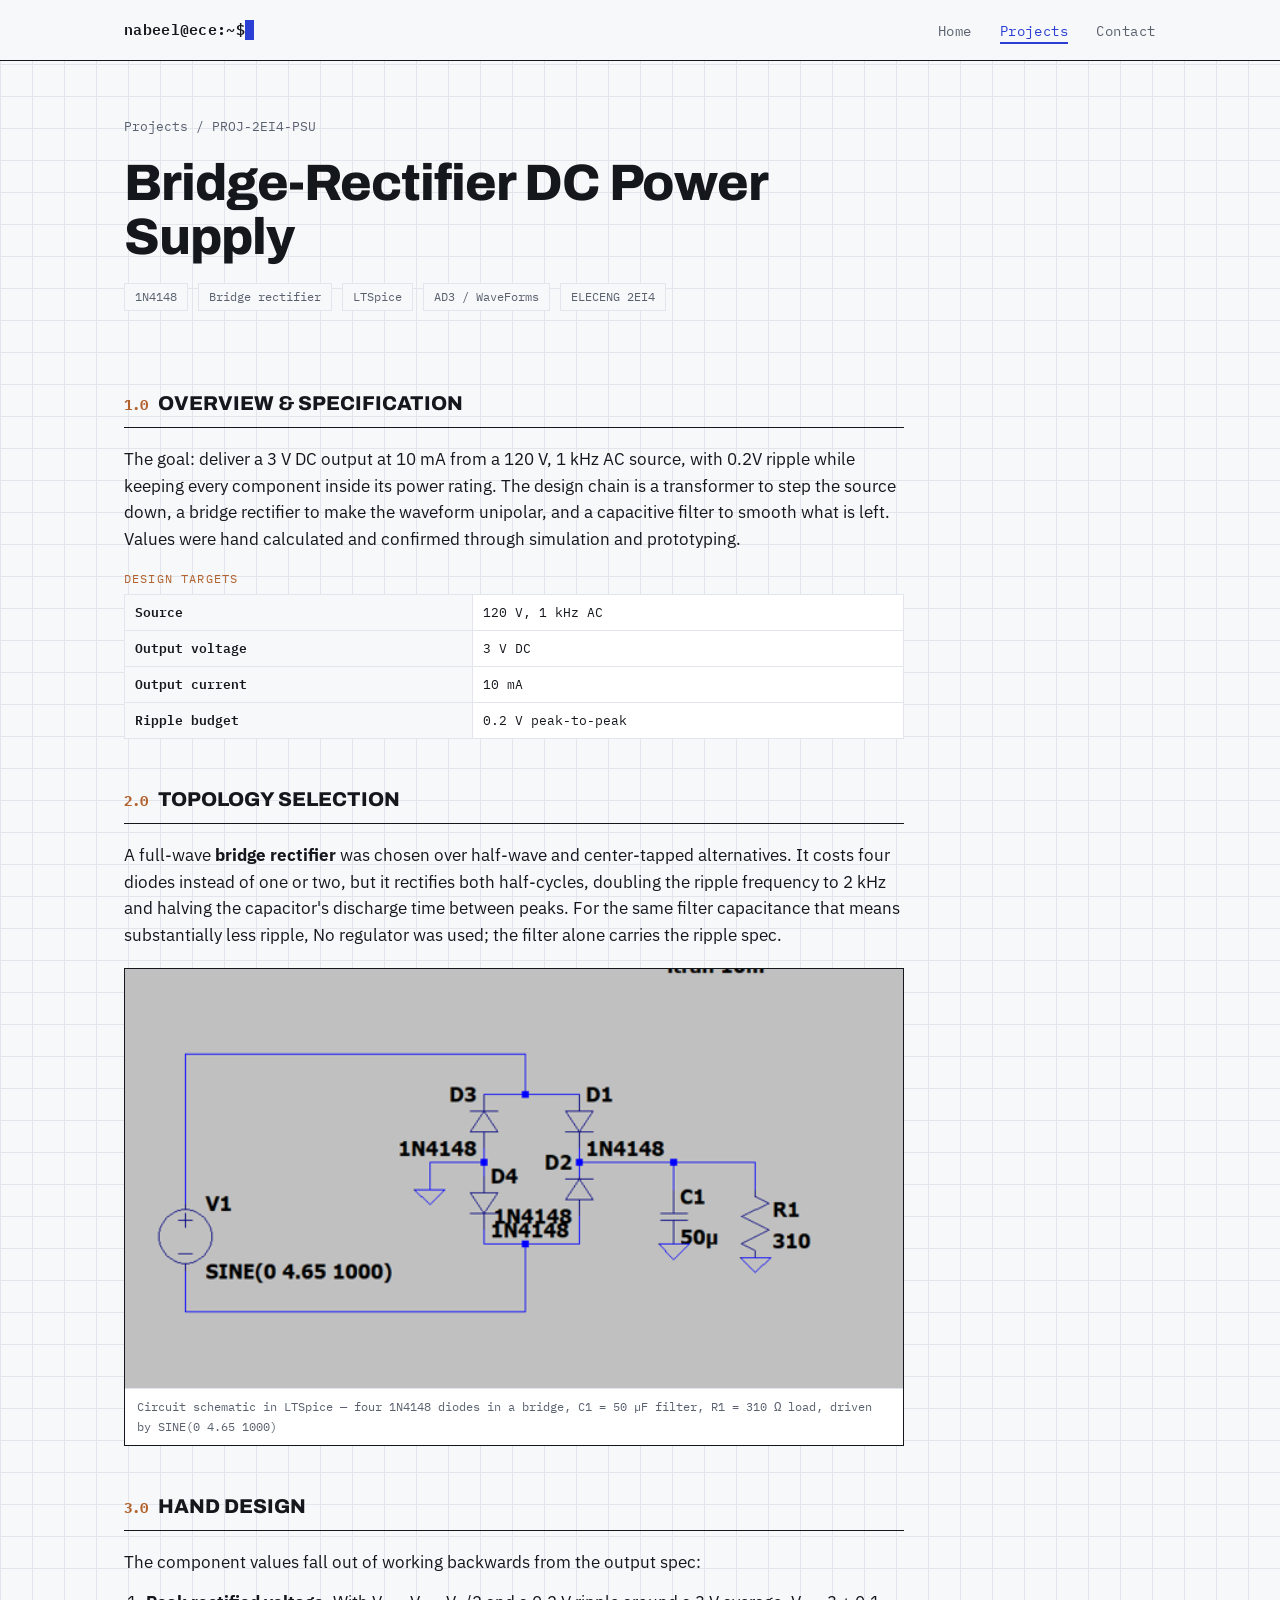
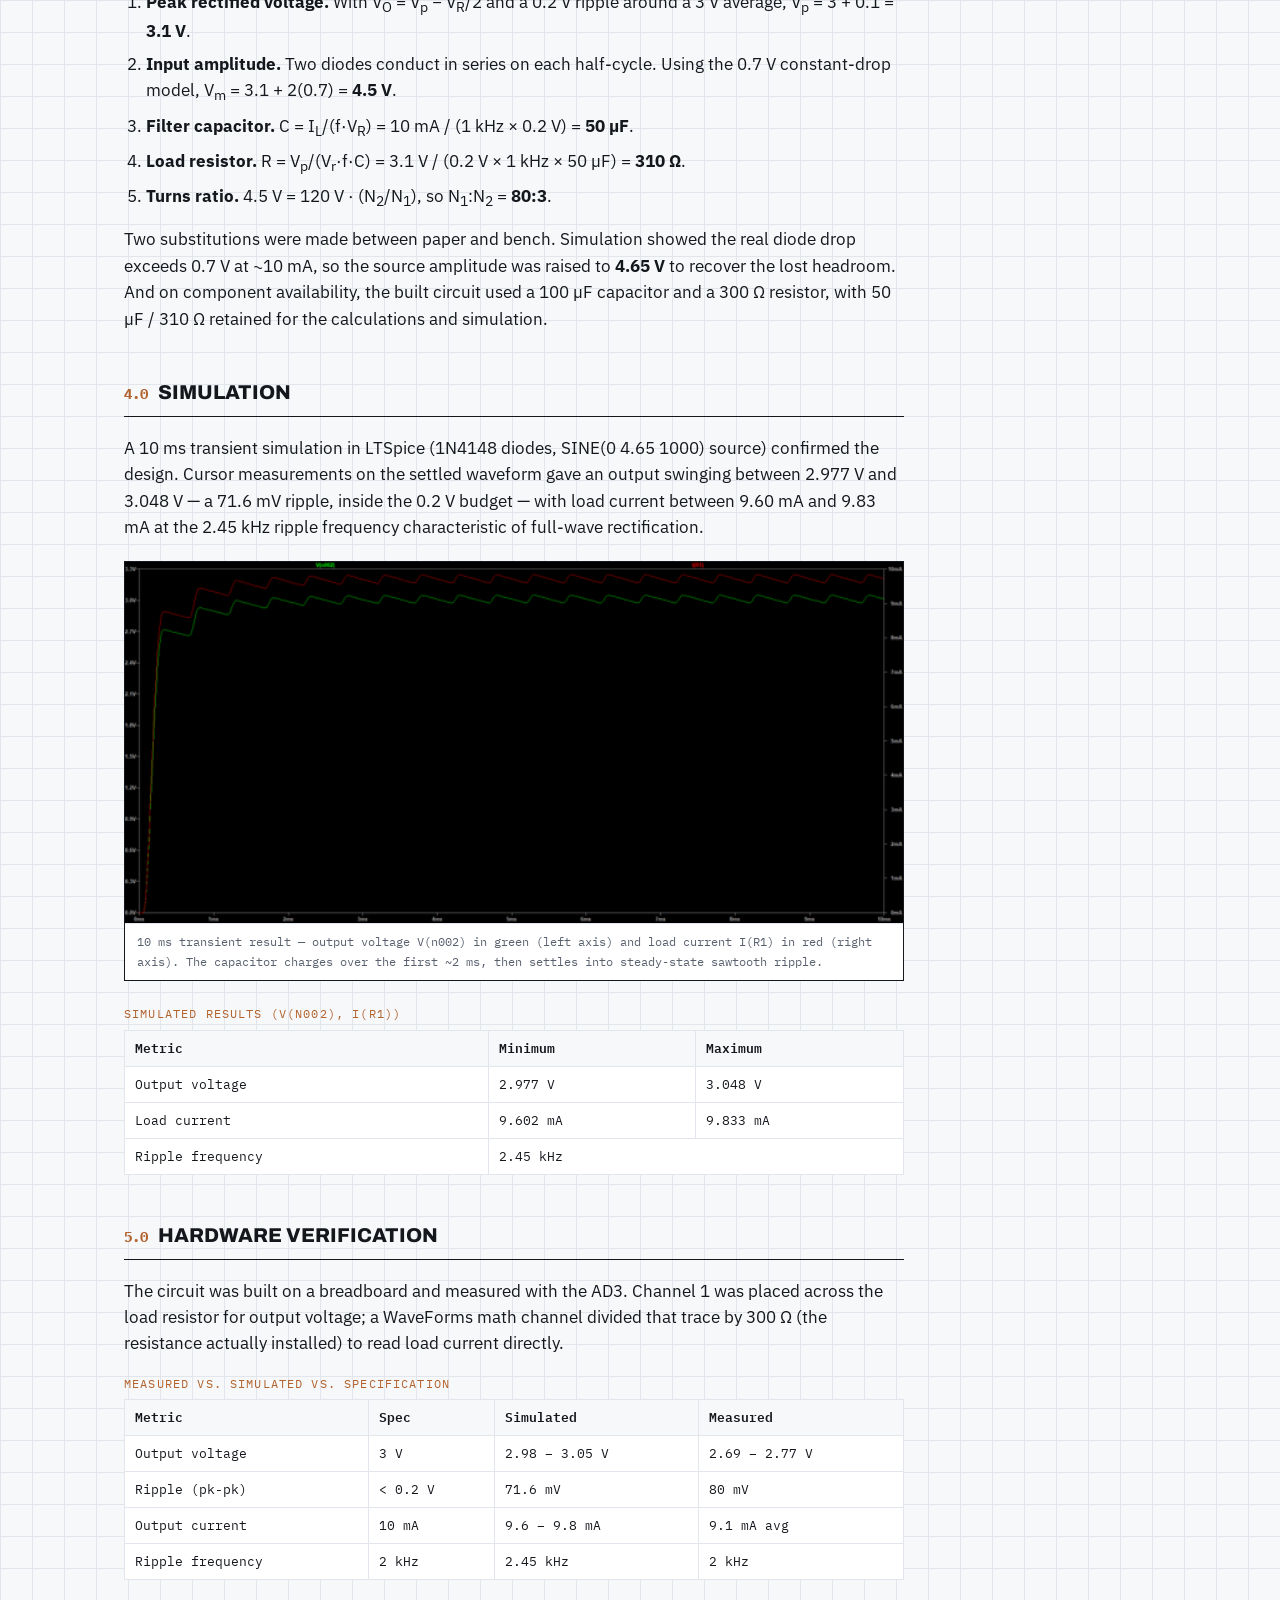
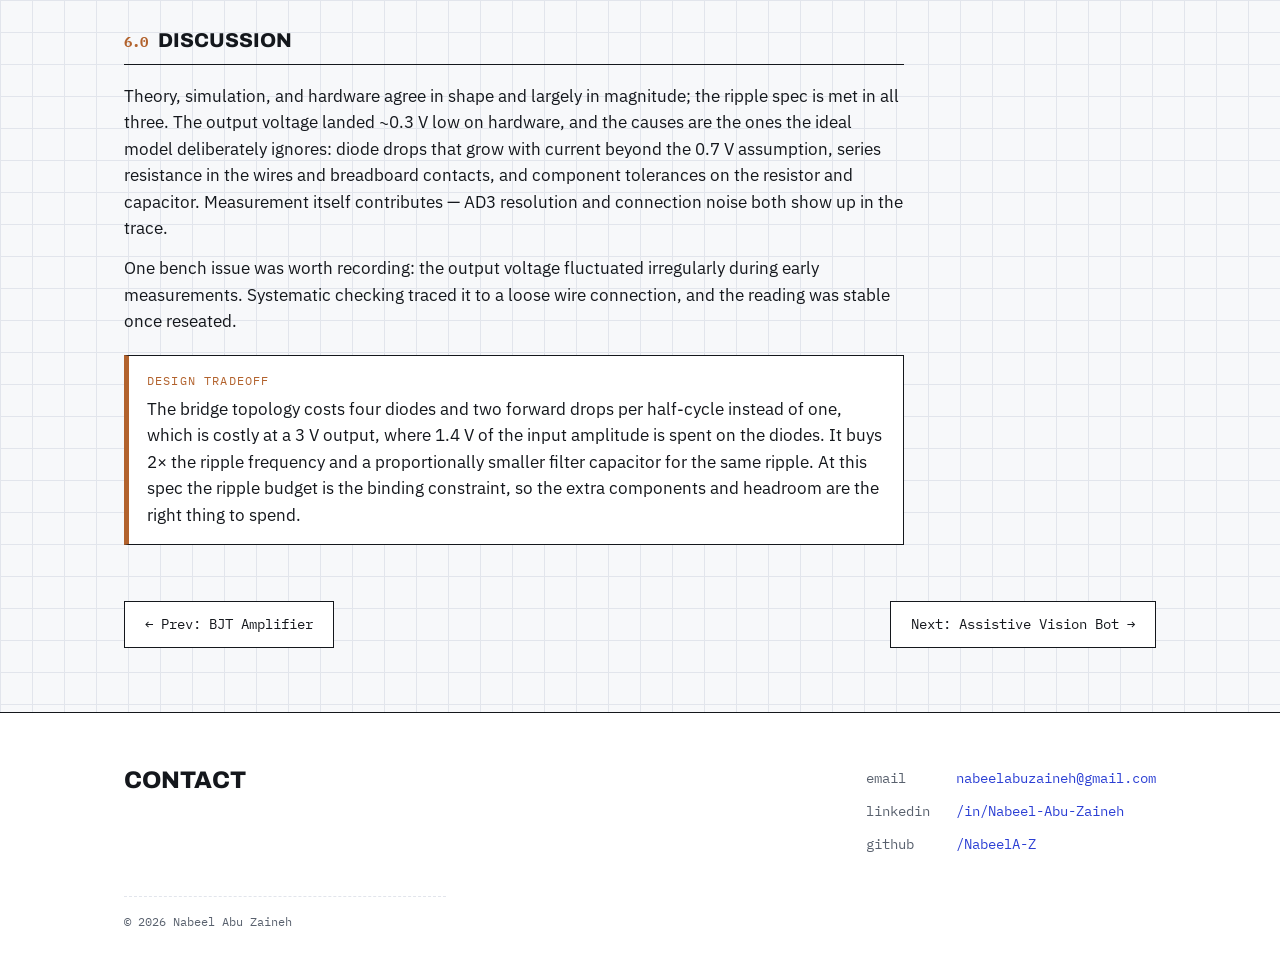
<file: psu.html>
<!DOCTYPE html>
<html lang="en">
<head>
<meta charset="UTF-8">
<meta name="viewport" content="width=device-width, initial-scale=1.0">
<title>DC Power Supply Design — Nabeel Abu Zaineh</title>
<meta name="description" content="A bridge-rectifier DC power supply designed by hand to deliver 10 mA at 3 V from a 120 V, 1 kHz AC source, verified in LTSpice and on hardware.">
<link rel="preconnect" href="https://fonts.googleapis.com">
<link rel="preconnect" href="https://fonts.gstatic.com" crossorigin>
<link href="https://fonts.googleapis.com/css2?family=Archivo:wght@700;800&family=IBM+Plex+Sans:wght@400;600&family=IBM+Plex+Mono:wght@400;600&display=swap" rel="stylesheet">
<link rel="stylesheet" href="style.css">
</head>
<body>

<header>
  <div class="wrap nav">
    <a class="brand" href="index.html">nabeel@ece:~$<span class="cursor">█</span></a>
    <nav aria-label="Main">
      <ul>
        <li><a href="index.html">Home</a></li>
        <li><a href="projects.html" aria-current="page">Projects</a></li>
        <li><a href="index.html#contact">Contact</a></li>
      </ul>
    </nav>
  </div>
</header>

<main class="wrap">
  <div class="detail-hero">
    <p class="crumb"><a href="projects.html">Projects</a> / PROJ-2EI4-PSU</p>
    <h1>Bridge-Rectifier DC Power Supply</h1>
    <div class="detail-meta">
      <span class="tag">1N4148</span><span class="tag">Bridge rectifier</span>
      <span class="tag">LTSpice</span><span class="tag">AD3 / WaveForms</span>
      <span class="tag">ELECENG 2EI4</span>
    </div>
  </div>

  <div class="detail-body">
    <h2><span class="num">1.0</span>Overview &amp; Specification</h2>
    <p>
      The goal: deliver a 3 V DC output at 10 mA from a 120 V, 1 kHz AC source, with 0.2V ripple while keeping every component
      inside its power rating. The design chain is a transformer to step the source down, a
      bridge rectifier to make the waveform unipolar, and a capacitive filter to smooth what
      is left. Values were hand calculated and confirmed through simulation and prototyping.
    </p>
    <table class="specs">
      <caption>Design targets</caption>
      <tr><th>Source</th><td>120 V, 1 kHz AC</td></tr>
      <tr><th>Output voltage</th><td>3 V DC</td></tr>
      <tr><th>Output current</th><td>10 mA</td></tr>
      <tr><th>Ripple budget</th><td>0.2 V peak-to-peak</td></tr>
    </table>

    <h2><span class="num">2.0</span>Topology Selection</h2>
    <p>
      A full-wave <strong>bridge rectifier</strong> was chosen over half-wave and
      center-tapped alternatives. It costs four diodes instead of one or two, but it
      rectifies both half-cycles, doubling the ripple frequency to 2 kHz and halving the
      capacitor's discharge time between peaks. For the same filter capacitance that means
      substantially less ripple, No
      regulator was used; the filter alone carries the ripple spec.
    </p>
    <figure class="site-fig">
      <img src="img/psu-schematic.png" alt="LTSpice schematic of the bridge rectifier power supply">
      <figcaption>Circuit schematic in LTSpice — four 1N4148 diodes in a bridge, C1 = 50 µF filter, R1 = 310 Ω load, driven by SINE(0 4.65 1000)</figcaption>
    </figure>

    <h2><span class="num">3.0</span>Hand Design</h2>
    <p>The component values fall out of working backwards from the output spec:</p>
    <ol>
      <li>
        <strong>Peak rectified voltage.</strong> With V<sub>O</sub> = V<sub>p</sub> −
        V<sub>R</sub>/2 and a 0.2 V ripple around a 3 V average,
        V<sub>p</sub> = 3 + 0.1 = <strong>3.1 V</strong>.
      </li>
      <li>
        <strong>Input amplitude.</strong> Two diodes conduct in series on each half-cycle.
        Using the 0.7 V constant-drop model, V<sub>m</sub> = 3.1 + 2(0.7) =
        <strong>4.5 V</strong>.
      </li>
      <li>
        <strong>Filter capacitor.</strong> C = I<sub>L</sub>/(f·V<sub>R</sub>) =
        10 mA / (1 kHz × 0.2 V) = <strong>50 µF</strong>.
      </li>
      <li>
        <strong>Load resistor.</strong> R = V<sub>p</sub>/(V<sub>r</sub>·f·C) =
        3.1 V / (0.2 V × 1 kHz × 50 µF) = <strong>310 Ω</strong>.
      </li>
      <li>
        <strong>Turns ratio.</strong> 4.5 V = 120 V · (N<sub>2</sub>/N<sub>1</sub>), so
        N<sub>1</sub>:N<sub>2</sub> = <strong>80:3</strong>.
      </li>
    </ol>
    <p>
      Two substitutions were made between paper and bench. Simulation showed the real diode
      drop exceeds 0.7 V at ~10 mA, so the source amplitude was raised to
      <strong>4.65 V</strong> to recover the lost headroom. And on component availability,
      the built circuit used a 100 µF capacitor and a 300 Ω resistor, with 50 µF / 310 Ω
      retained for the calculations and simulation.
    </p>

    <h2><span class="num">4.0</span>Simulation</h2>
    <p>
      A 10 ms transient simulation in LTSpice (1N4148 diodes, SINE(0 4.65 1000) source)
      confirmed the design. Cursor measurements on the settled waveform gave an output
      swinging between 2.977 V and 3.048 V — a 71.6 mV ripple, inside the 0.2 V budget —
      with load current between 9.60 mA and 9.83 mA at the 2.45 kHz ripple frequency
      characteristic of full-wave rectification.
    </p>
    <figure class="site-fig">
      <img src="img/psu-sim-output.png" alt="LTSpice transient simulation showing output voltage and load current over 10 ms">
      <figcaption>10 ms transient result — output voltage V(n002) in green (left axis) and load current I(R1) in red (right axis). The capacitor charges over the first ~2 ms, then settles into steady-state sawtooth ripple.</figcaption>
    </figure>
    <table class="specs">
      <caption>Simulated results (V(n002), I(R1))</caption>
      <tr><th>Metric</th><th>Minimum</th><th>Maximum</th></tr>
      <tr><td>Output voltage</td><td>2.977 V</td><td>3.048 V</td></tr>
      <tr><td>Load current</td><td>9.602 mA</td><td>9.833 mA</td></tr>
      <tr><td>Ripple frequency</td><td colspan="2">2.45 kHz</td></tr>
    </table>

    <h2><span class="num">5.0</span>Hardware Verification</h2>
    <p>
      The circuit was built on a breadboard and measured with the AD3. Channel 1 was placed
      across the load resistor for output voltage; a WaveForms math channel divided that
      trace by 300 Ω (the resistance actually installed) to read load current directly.
    </p>
    <table class="specs">
      <caption>Measured vs. simulated vs. specification</caption>
      <tr><th>Metric</th><th>Spec</th><th>Simulated</th><th>Measured</th></tr>
      <tr><td>Output voltage</td><td>3 V</td><td>2.98 – 3.05 V</td><td>2.69 – 2.77 V</td></tr>
      <tr><td>Ripple (pk-pk)</td><td>&lt; 0.2 V</td><td>71.6 mV</td><td>80 mV</td></tr>
      <tr><td>Output current</td><td>10 mA</td><td>9.6 – 9.8 mA</td><td>9.1 mA avg</td></tr>
      <tr><td>Ripple frequency</td><td>2 kHz</td><td>2.45 kHz</td><td>2 kHz</td></tr>
    </table>

    <h2><span class="num">6.0</span>Discussion</h2>
    <p>
      Theory, simulation, and hardware agree in shape and largely in magnitude; the ripple
      spec is met in all three. The output voltage landed ~0.3 V low on hardware, and the
      causes are the ones the ideal model deliberately ignores: diode drops that grow with
      current beyond the 0.7 V assumption, series resistance in the wires and breadboard
      contacts, and component tolerances on the resistor and capacitor. Measurement itself
      contributes — AD3 resolution and connection noise both show up in the trace.
    </p>
    <p>
      One bench issue was worth recording: the output voltage fluctuated irregularly during
      early measurements. Systematic checking traced it to a loose wire connection, and the
      reading was stable once reseated.
    </p>
    <div class="callout">
      <p class="callout-label">Design tradeoff</p>
      <p>
        The bridge topology costs four diodes and two forward drops per half-cycle instead
        of one, which is costly at a 3 V output, where 1.4 V of the input amplitude is spent
        on the diodes. It buys 2× the ripple frequency and a proportionally smaller filter
        capacitor for the same ripple. At this spec the ripple budget is the binding
        constraint, so the extra components and headroom are the right thing to spend.
      </p>
    </div>
  </div>

  <div class="proj-pager">
    <a class="btn" href="amplifier.html">← Prev: BJT Amplifier</a>
    <a class="btn" href="vision.html">Next: Assistive Vision Bot →</a>
  </div>
</main>

<footer id="contact">
  <div class="wrap">
    <div class="foot-grid">
      <div>
        <h2>Contact</h2>
      </div>
      <ul class="contact-list">
        <li><span class="label">email</span><a href="mailto:nabeelabuzaineh@gmail.com">nabeelabuzaineh@gmail.com</a></li>
        <li><span class="label">linkedin</span><a href="https://www.linkedin.com/in/nabeel-abu-zaineh-313452333/">/in/Nabeel-Abu-Zaineh</a></li>
        <li><span class="label">github</span><a href="https://github.com/NabeelA-Z">/NabeelA-Z</a></li>
      </ul>
    </div>
    <p class="fineprint">© 2026 Nabeel Abu Zaineh</p>
  </div>
</footer>
</body>
</html>
</file>
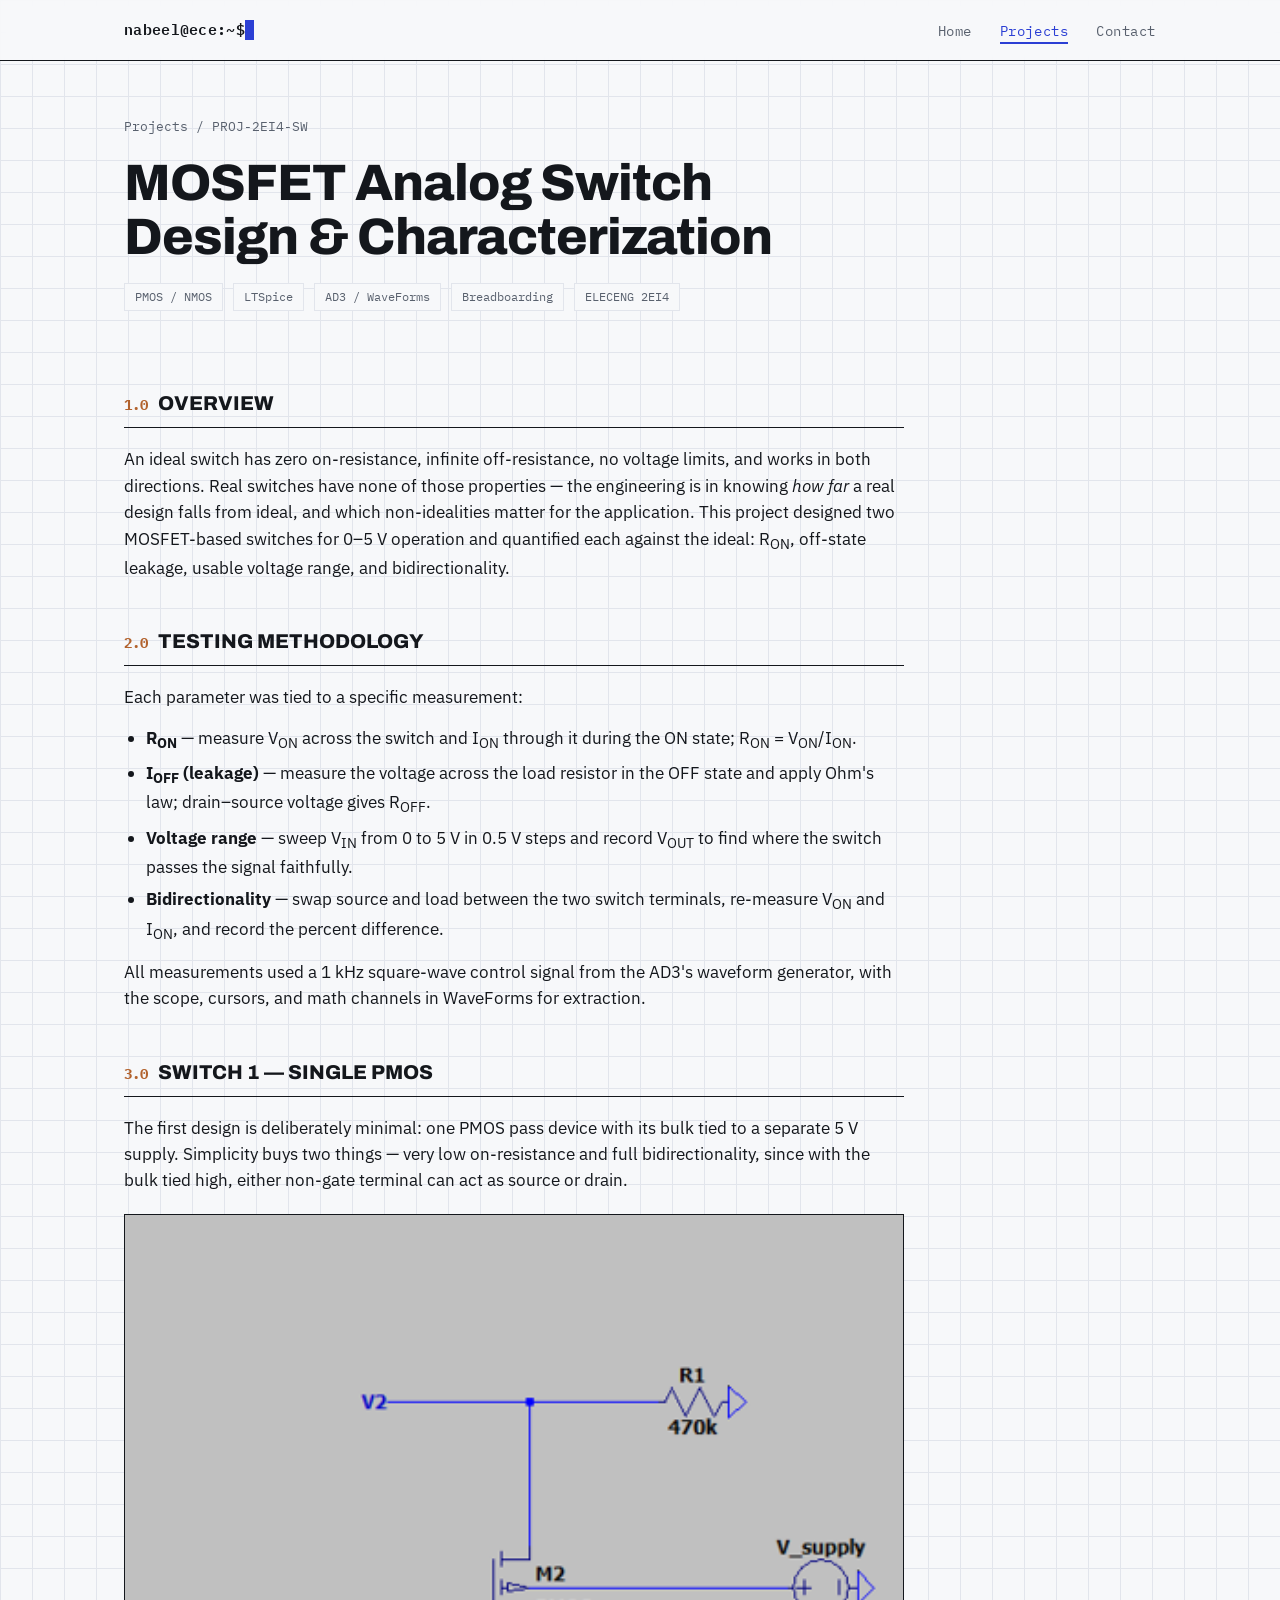
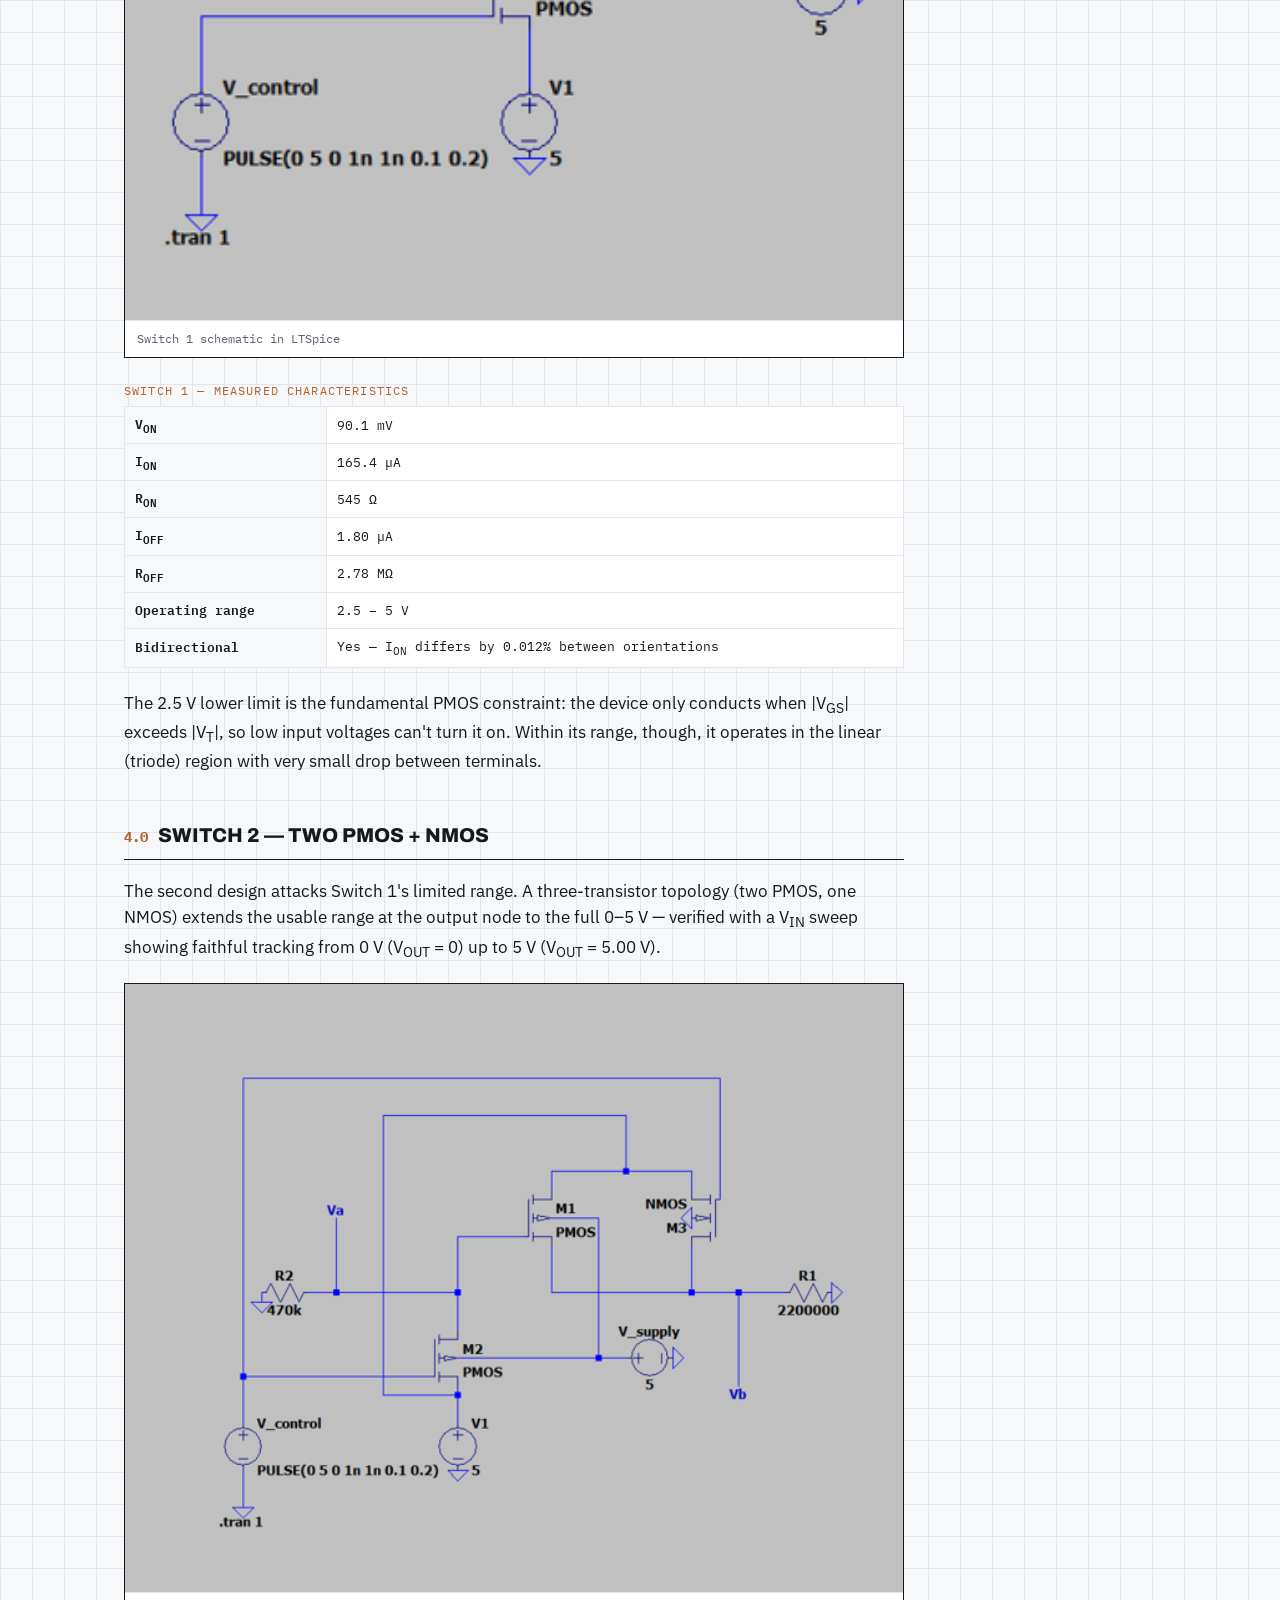
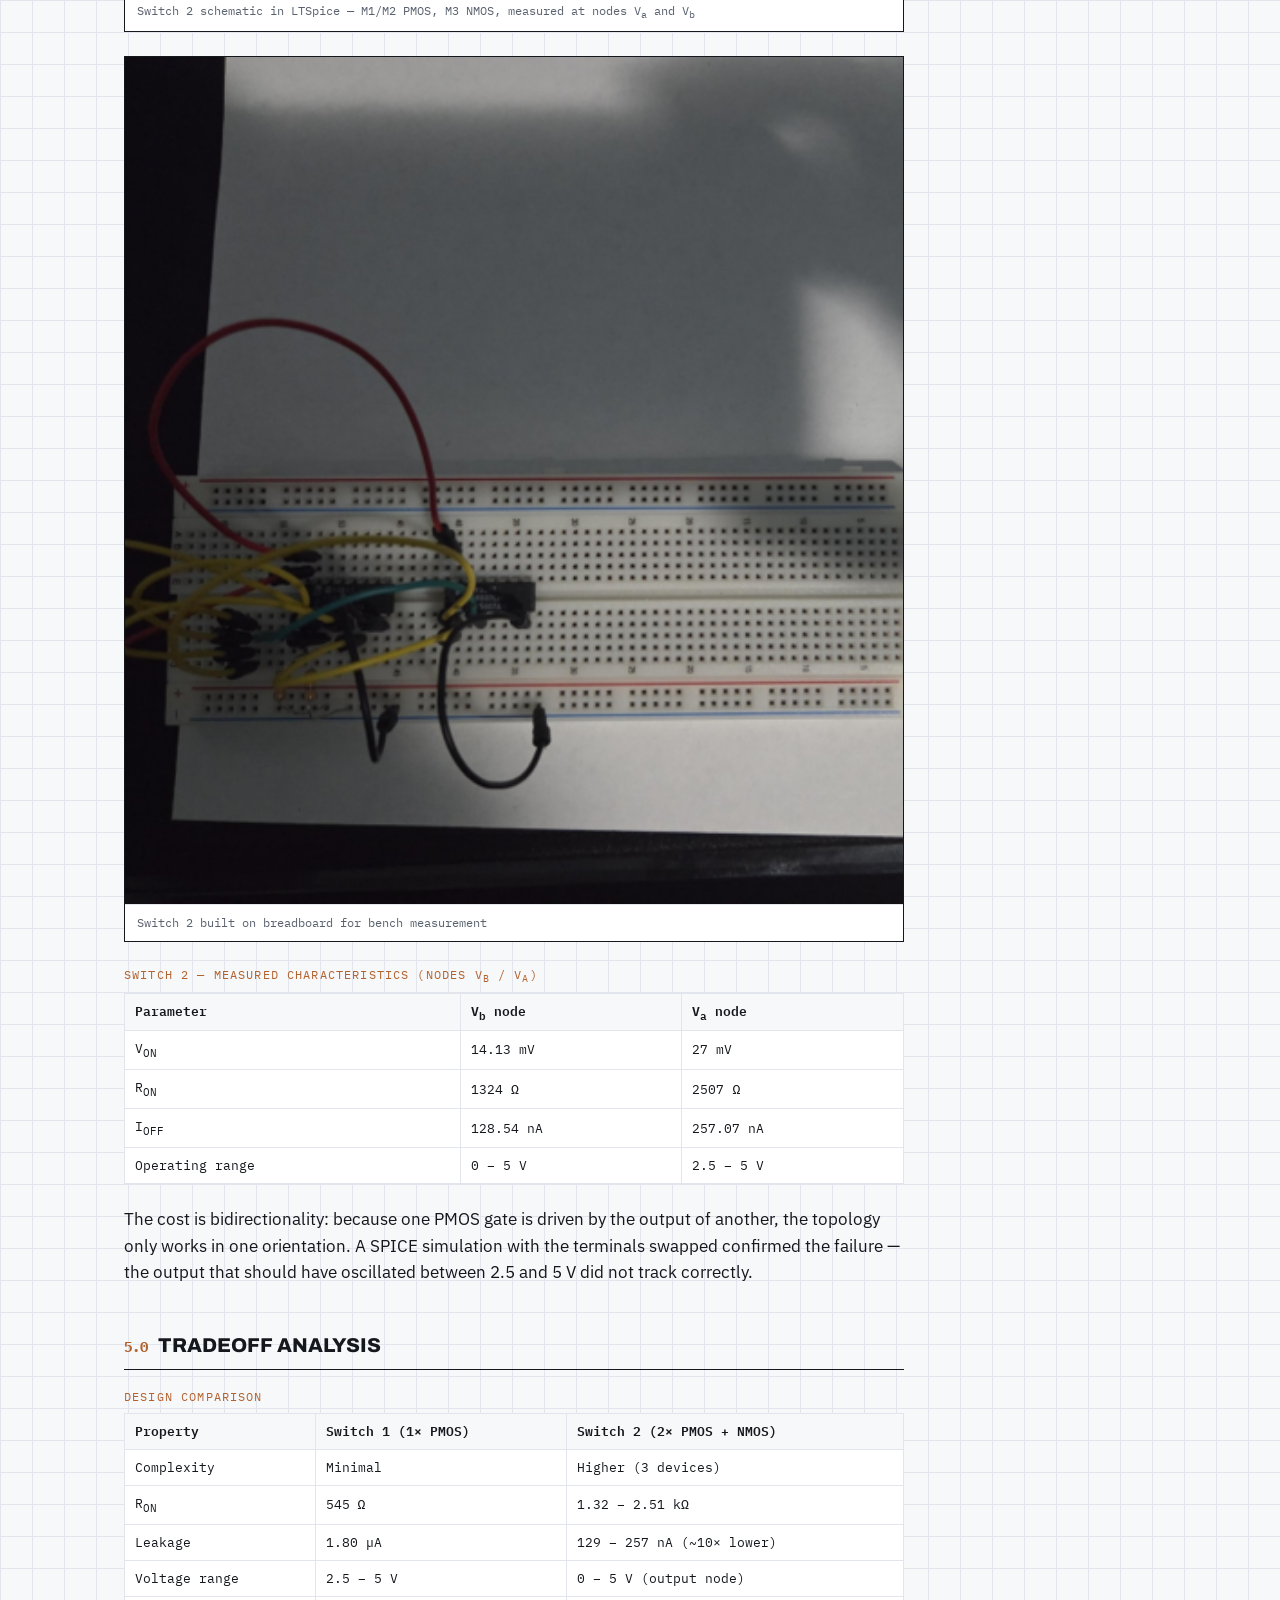
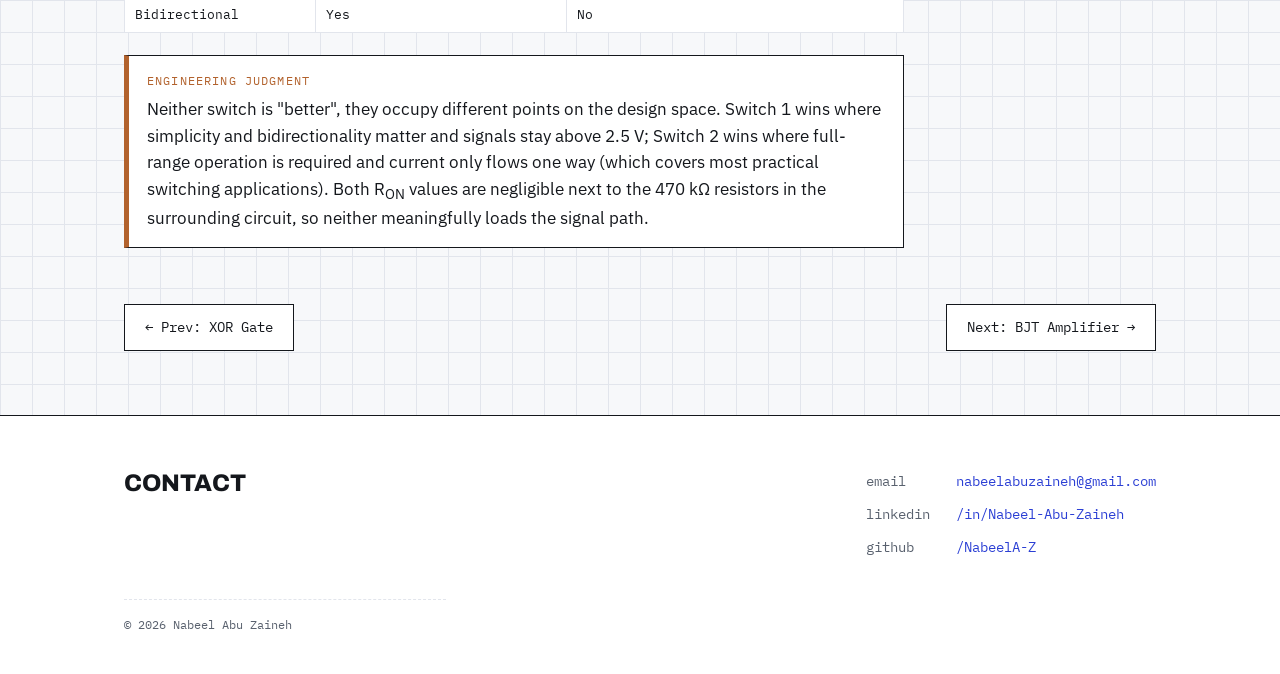
<file: switches.html>
<!DOCTYPE html>
<html lang="en">
<head>
<meta charset="UTF-8">
<meta name="viewport" content="width=device-width, initial-scale=1.0">
<title>MOSFET Analog Switches — Nabeel Abu Zaineh</title>
<meta name="description" content="Design and characterization of two MOSFET-based analog switches: on-resistance, leakage, voltage range, and bidirectionality quantified against the ideal switch.">
<link rel="preconnect" href="https://fonts.googleapis.com">
<link rel="preconnect" href="https://fonts.gstatic.com" crossorigin>
<link href="https://fonts.googleapis.com/css2?family=Archivo:wght@700;800&family=IBM+Plex+Sans:wght@400;600&family=IBM+Plex+Mono:wght@400;600&display=swap" rel="stylesheet">
<link rel="stylesheet" href="style.css">
</head>
<body>

<header>
  <div class="wrap nav">
    <a class="brand" href="index.html">nabeel@ece:~$<span class="cursor">█</span></a>
    <nav aria-label="Main">
      <ul>
        <li><a href="index.html">Home</a></li>
        <li><a href="projects.html" aria-current="page">Projects</a></li>
        <li><a href="index.html#contact">Contact</a></li>
      </ul>
    </nav>
  </div>
</header>

<main class="wrap">
  <div class="detail-hero">
    <p class="crumb"><a href="projects.html">Projects</a> / PROJ-2EI4-SW</p>
    <h1>MOSFET Analog Switch Design &amp; Characterization</h1>
    <div class="detail-meta">
      <span class="tag">PMOS / NMOS</span><span class="tag">LTSpice</span>
      <span class="tag">AD3 / WaveForms</span><span class="tag">Breadboarding</span>
      <span class="tag">ELECENG 2EI4</span>
    </div>
  </div>

  <div class="detail-body">
    <h2><span class="num">1.0</span>Overview</h2>
    <p>
      An ideal switch has zero on-resistance, infinite off-resistance, no voltage limits,
      and works in both directions. Real switches have none of those properties — the
      engineering is in knowing <em>how far</em> a real design falls from ideal, and which
      non-idealities matter for the application. This project designed two MOSFET-based
      switches for 0–5 V operation and quantified each against the ideal:
      R<sub>ON</sub>, off-state leakage, usable voltage range, and bidirectionality.
    </p>

    <h2><span class="num">2.0</span>Testing Methodology</h2>
    <p>Each parameter was tied to a specific measurement:</p>
    <ul>
      <li><strong>R<sub>ON</sub></strong> — measure V<sub>ON</sub> across the switch and I<sub>ON</sub> through it during the ON state; R<sub>ON</sub> = V<sub>ON</sub>/I<sub>ON</sub>.</li>
      <li><strong>I<sub>OFF</sub> (leakage)</strong> — measure the voltage across the load resistor in the OFF state and apply Ohm's law; drain–source voltage gives R<sub>OFF</sub>.</li>
      <li><strong>Voltage range</strong> — sweep V<sub>IN</sub> from 0 to 5 V in 0.5 V steps and record V<sub>OUT</sub> to find where the switch passes the signal faithfully.</li>
      <li><strong>Bidirectionality</strong> — swap source and load between the two switch terminals, re-measure V<sub>ON</sub> and I<sub>ON</sub>, and record the percent difference.</li>
    </ul>
    <p>
      All measurements used a 1 kHz square-wave control signal from the AD3's waveform
      generator, with the scope, cursors, and math channels in WaveForms for extraction.
    </p>

    <h2><span class="num">3.0</span>Switch 1 — Single PMOS</h2>
    <p>
      The first design is deliberately minimal: one PMOS pass device with its bulk tied to a
      separate 5 V supply. Simplicity buys two things — very low on-resistance and full
      bidirectionality, since with the bulk tied high, either non-gate terminal can act as
      source or drain.
    </p>
    <figure class="site-fig">
  <img src="img/switch-schematic1.png" alt="Switch 1 Schematic">
  <figcaption>Switch 1 schematic in LTSpice</figcaption>
</figure>
    <table class="specs">
      <caption>Switch 1 — measured characteristics</caption>
      <tr><th>V<sub>ON</sub></th><td>90.1 mV</td></tr>
      <tr><th>I<sub>ON</sub></th><td>165.4 µA</td></tr>
      <tr><th>R<sub>ON</sub></th><td>545 Ω</td></tr>
      <tr><th>I<sub>OFF</sub></th><td>1.80 µA</td></tr>
      <tr><th>R<sub>OFF</sub></th><td>2.78 MΩ</td></tr>
      <tr><th>Operating range</th><td>2.5 – 5 V</td></tr>
      <tr><th>Bidirectional</th><td>Yes — I<sub>ON</sub> differs by 0.012% between orientations</td></tr>
    </table>
    <p>
      The 2.5 V lower limit is the fundamental PMOS constraint: the device only conducts
      when |V<sub>GS</sub>| exceeds |V<sub>T</sub>|, so low input voltages can't turn it on.
      Within its range, though, it operates in the linear (triode) region with very small
      drop between terminals.
    </p>

    <h2><span class="num">4.0</span>Switch 2 — Two PMOS + NMOS</h2>
    <p>
      The second design attacks Switch 1's limited range. A three-transistor topology
      (two PMOS, one NMOS) extends the usable range at the output node to the full 0–5 V —
      verified with a V<sub>IN</sub> sweep showing faithful tracking from 0 V
      (V<sub>OUT</sub> = 0) up to 5 V (V<sub>OUT</sub> = 5.00 V).
    </p>
    <figure class="site-fig">
      <img src="img/switch-schematic2.png" alt="Switch 2 Schematic">
      <figcaption>Switch 2 schematic in LTSpice — M1/M2 PMOS, M3 NMOS, measured at nodes V<sub>a</sub> and V<sub>b</sub></figcaption>
    </figure>
    <figure class="site-fig">
      <img src="img/switch-breadboard2.png" alt="Switch 2 breadboard build">
      <figcaption>Switch 2 built on breadboard for bench measurement</figcaption>
    </figure>
    <table class="specs">
      <caption>Switch 2 — measured characteristics (nodes V<sub>b</sub> / V<sub>a</sub>)</caption>
      <tr><th>Parameter</th><th>V<sub>b</sub> node</th><th>V<sub>a</sub> node</th></tr>
      <tr><td>V<sub>ON</sub></td><td>14.13 mV</td><td>27 mV</td></tr>
      <tr><td>R<sub>ON</sub></td><td>1324 Ω</td><td>2507 Ω</td></tr>
      <tr><td>I<sub>OFF</sub></td><td>128.54 nA</td><td>257.07 nA</td></tr>
      <tr><td>Operating range</td><td>0 – 5 V</td><td>2.5 – 5 V</td></tr>
    </table>
    <p>
      The cost is bidirectionality: because one PMOS gate is driven by the output of
      another, the topology only works in one orientation. A SPICE simulation with the
      terminals swapped confirmed the failure — the output that should have oscillated
      between 2.5 and 5 V did not track correctly.
    </p>

    <h2><span class="num">5.0</span>Tradeoff Analysis</h2>
    <table class="specs">
      <caption>Design comparison</caption>
      <tr><th>Property</th><th>Switch 1 (1× PMOS)</th><th>Switch 2 (2× PMOS + NMOS)</th></tr>
      <tr><td>Complexity</td><td>Minimal</td><td>Higher (3 devices)</td></tr>
      <tr><td>R<sub>ON</sub></td><td>545 Ω</td><td>1.32 – 2.51 kΩ</td></tr>
      <tr><td>Leakage</td><td>1.80 µA</td><td>129 – 257 nA (~10× lower)</td></tr>
      <tr><td>Voltage range</td><td>2.5 – 5 V</td><td>0 – 5 V (output node)</td></tr>
      <tr><td>Bidirectional</td><td>Yes</td><td>No</td></tr>
    </table>
    <div class="callout">
      <p class="callout-label">Engineering judgment</p>
      <p>
        Neither switch is "better", they occupy different points on the design space.
        Switch 1 wins where simplicity and bidirectionality matter and signals stay above
        2.5 V; Switch 2 wins where full-range operation is required and current only flows
        one way (which covers most practical switching applications). Both R<sub>ON</sub>
        values are negligible next to the 470 kΩ resistors in the surrounding circuit, so
        neither meaningfully loads the signal path.
      </p>
    </div>
  </div>

  <div class="proj-pager">
    <a class="btn" href="xor.html">← Prev: XOR Gate</a>
    <a class="btn" href="amplifier.html">Next: BJT Amplifier →</a>
  </div>
</main>

<footer id="contact">
  <div class="wrap">
    <div class="foot-grid">
      <div>
        <h2>Contact</h2>
      </div>
      <ul class="contact-list">
        <li><span class="label">email</span><a href="mailto:nabeelabuzaineh@gmail.com">nabeelabuzaineh@gmail.com</a></li>
        <li><span class="label">linkedin</span><a href="https://www.linkedin.com/in/nabeel-abu-zaineh-313452333/">/in/Nabeel-Abu-Zaineh</a></li>
        <li><span class="label">github</span><a href="https://github.com/NabeelA-Z">/NabeelA-Z</a></li>
      </ul>
    </div>
    <p class="fineprint">© 2026 Nabeel Abu Zaineh</p>
  </div>
</footer>
</body>
</html>
</file>
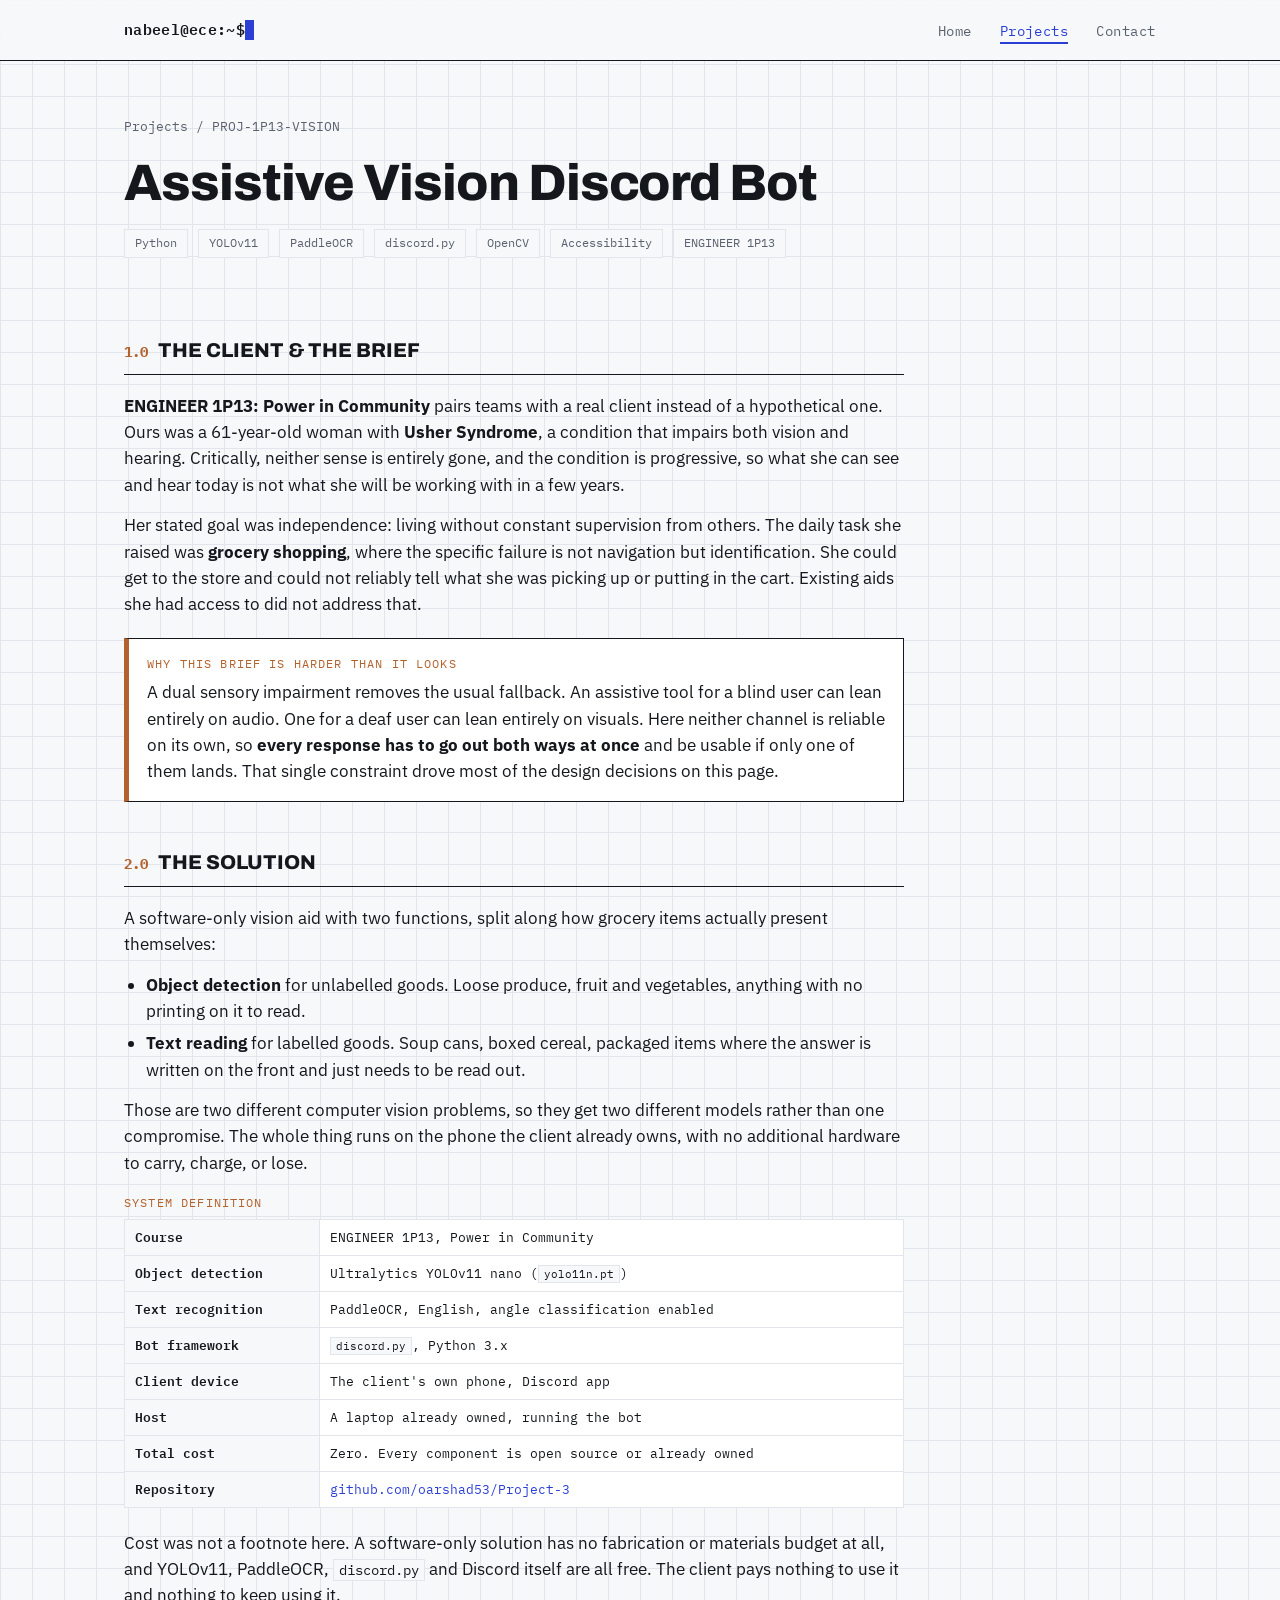
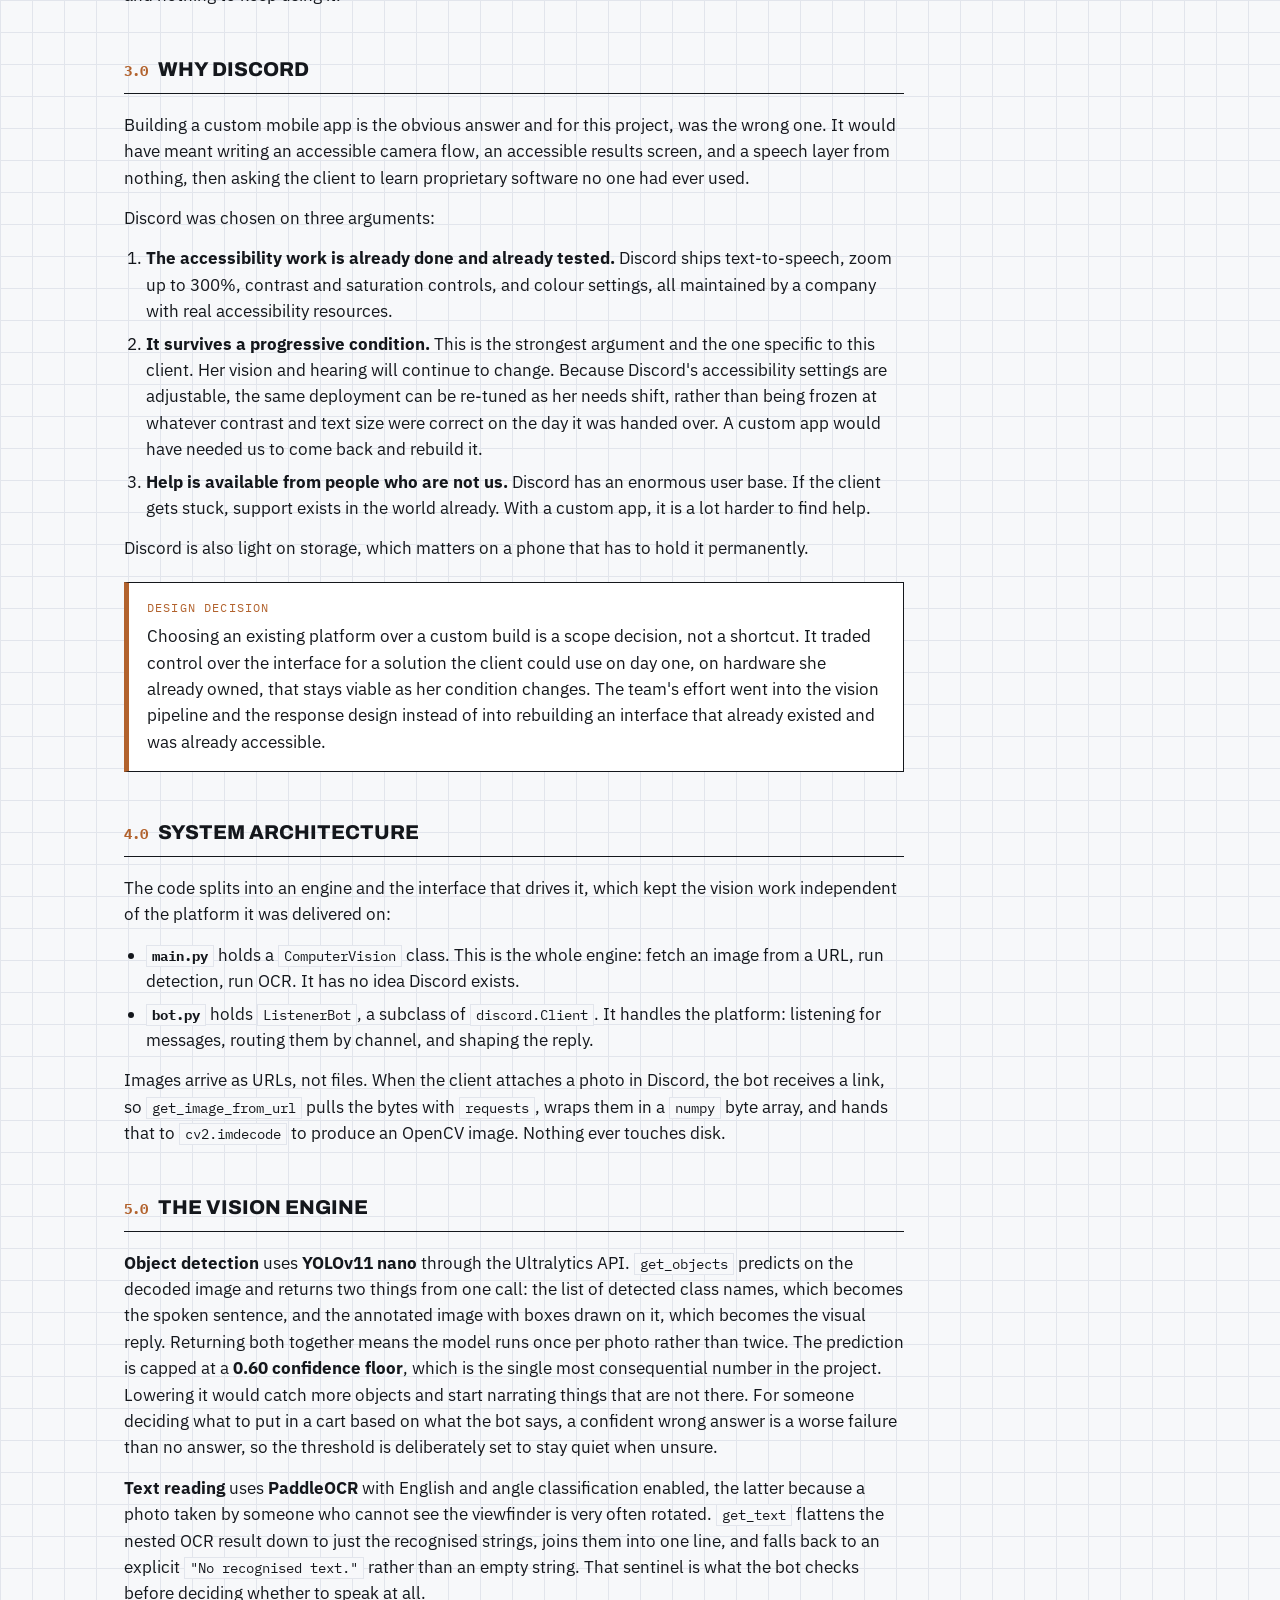
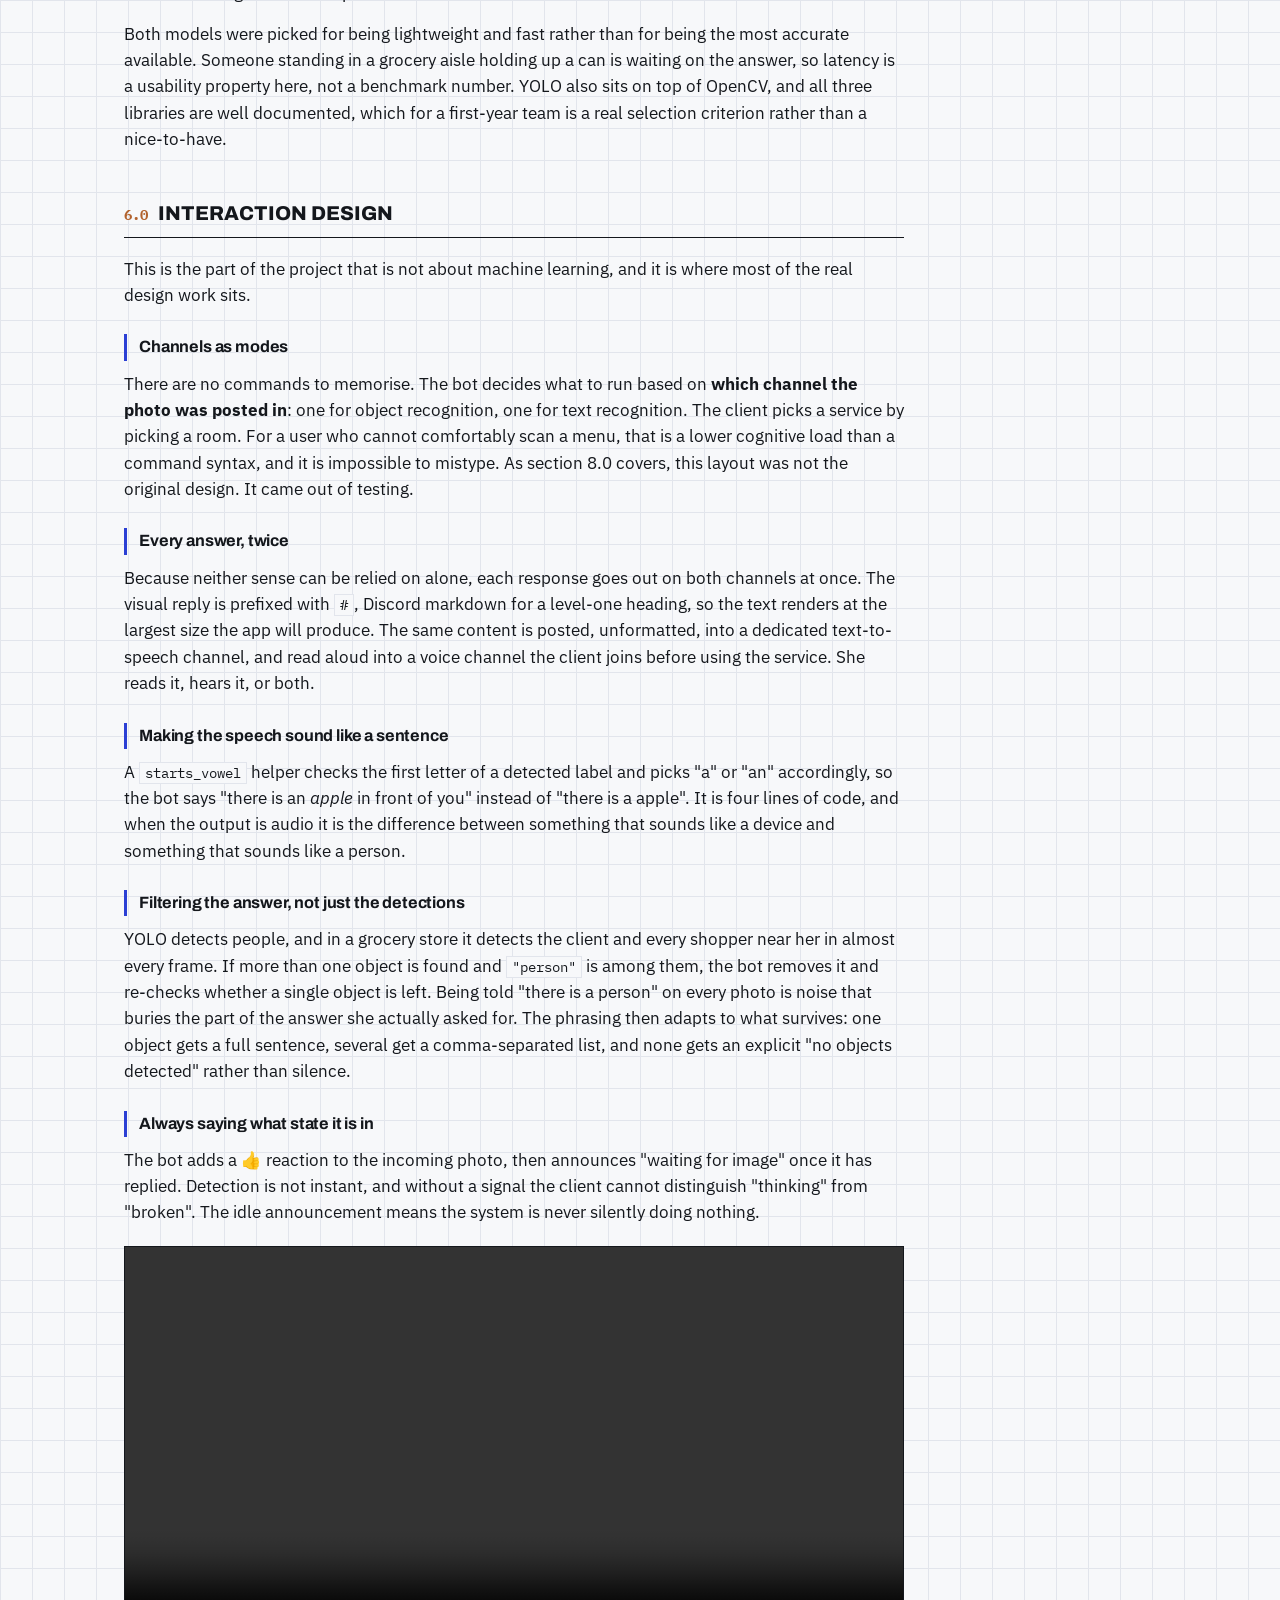
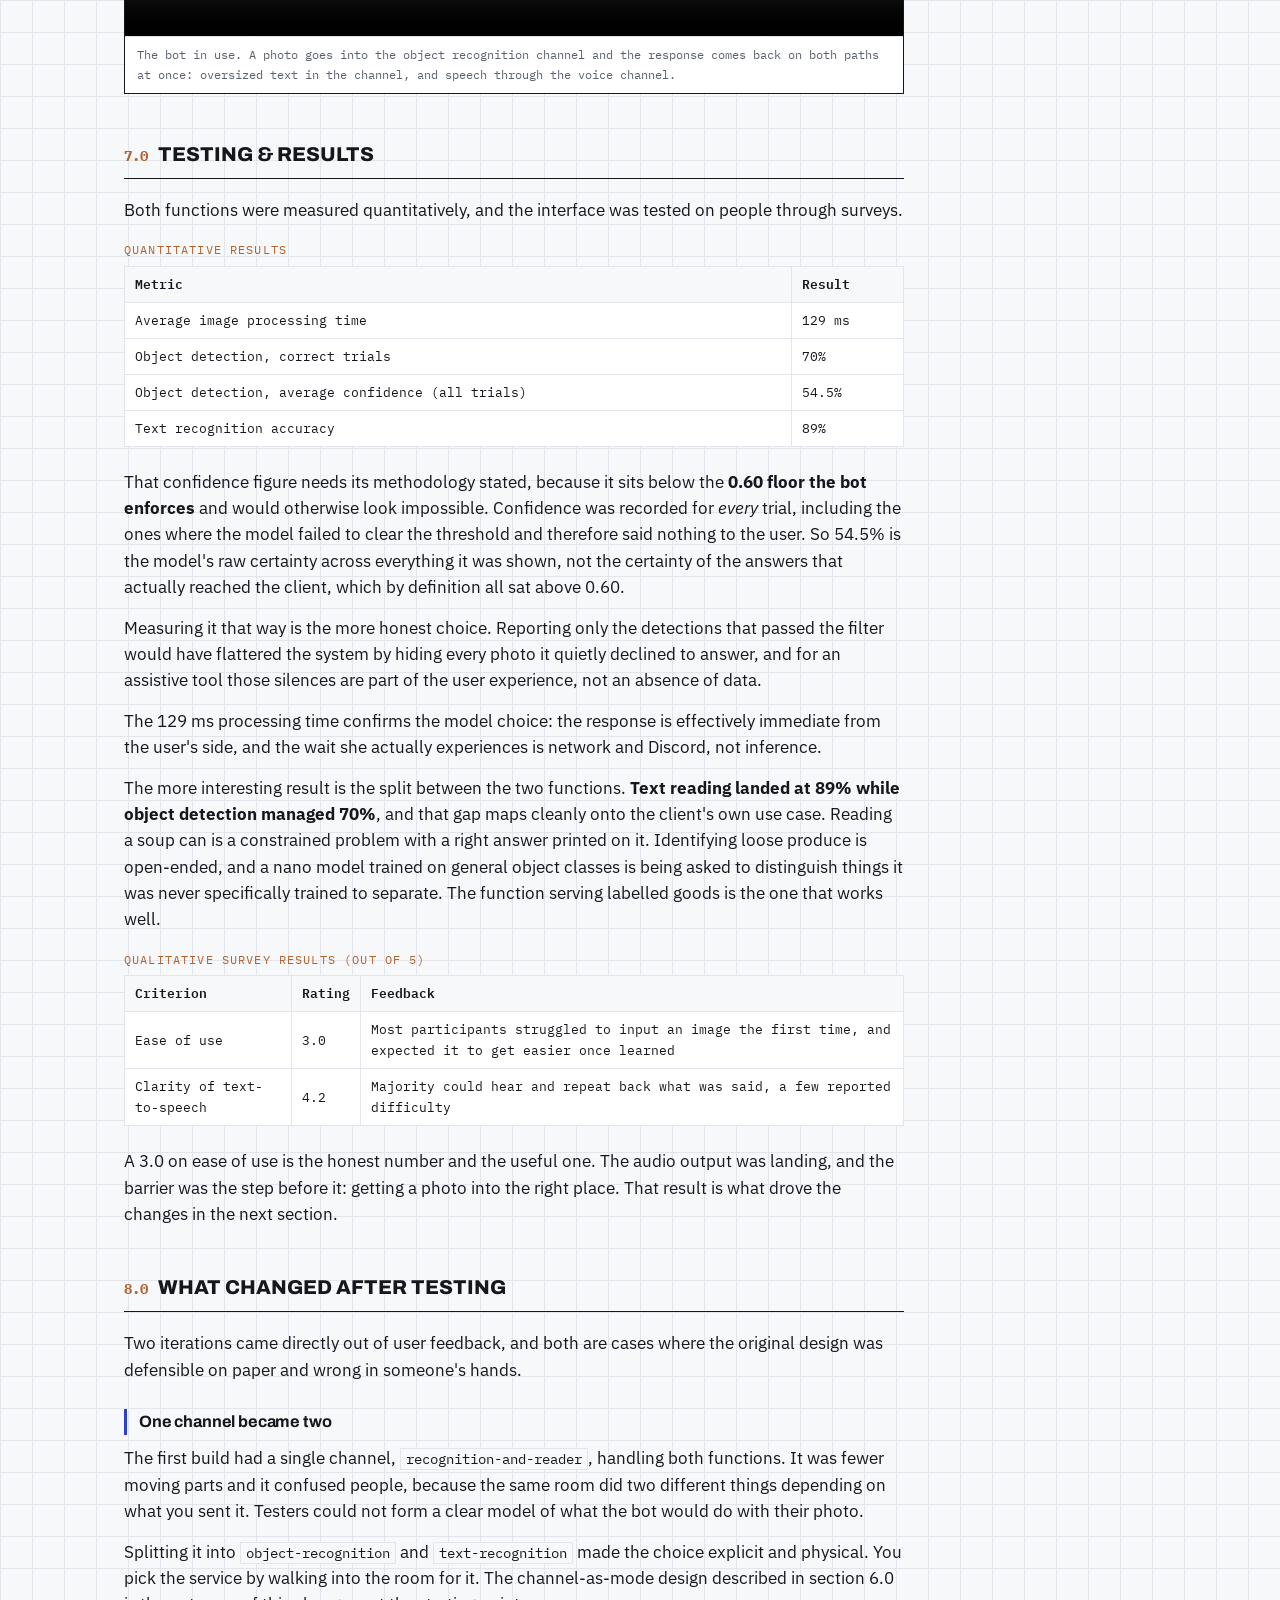
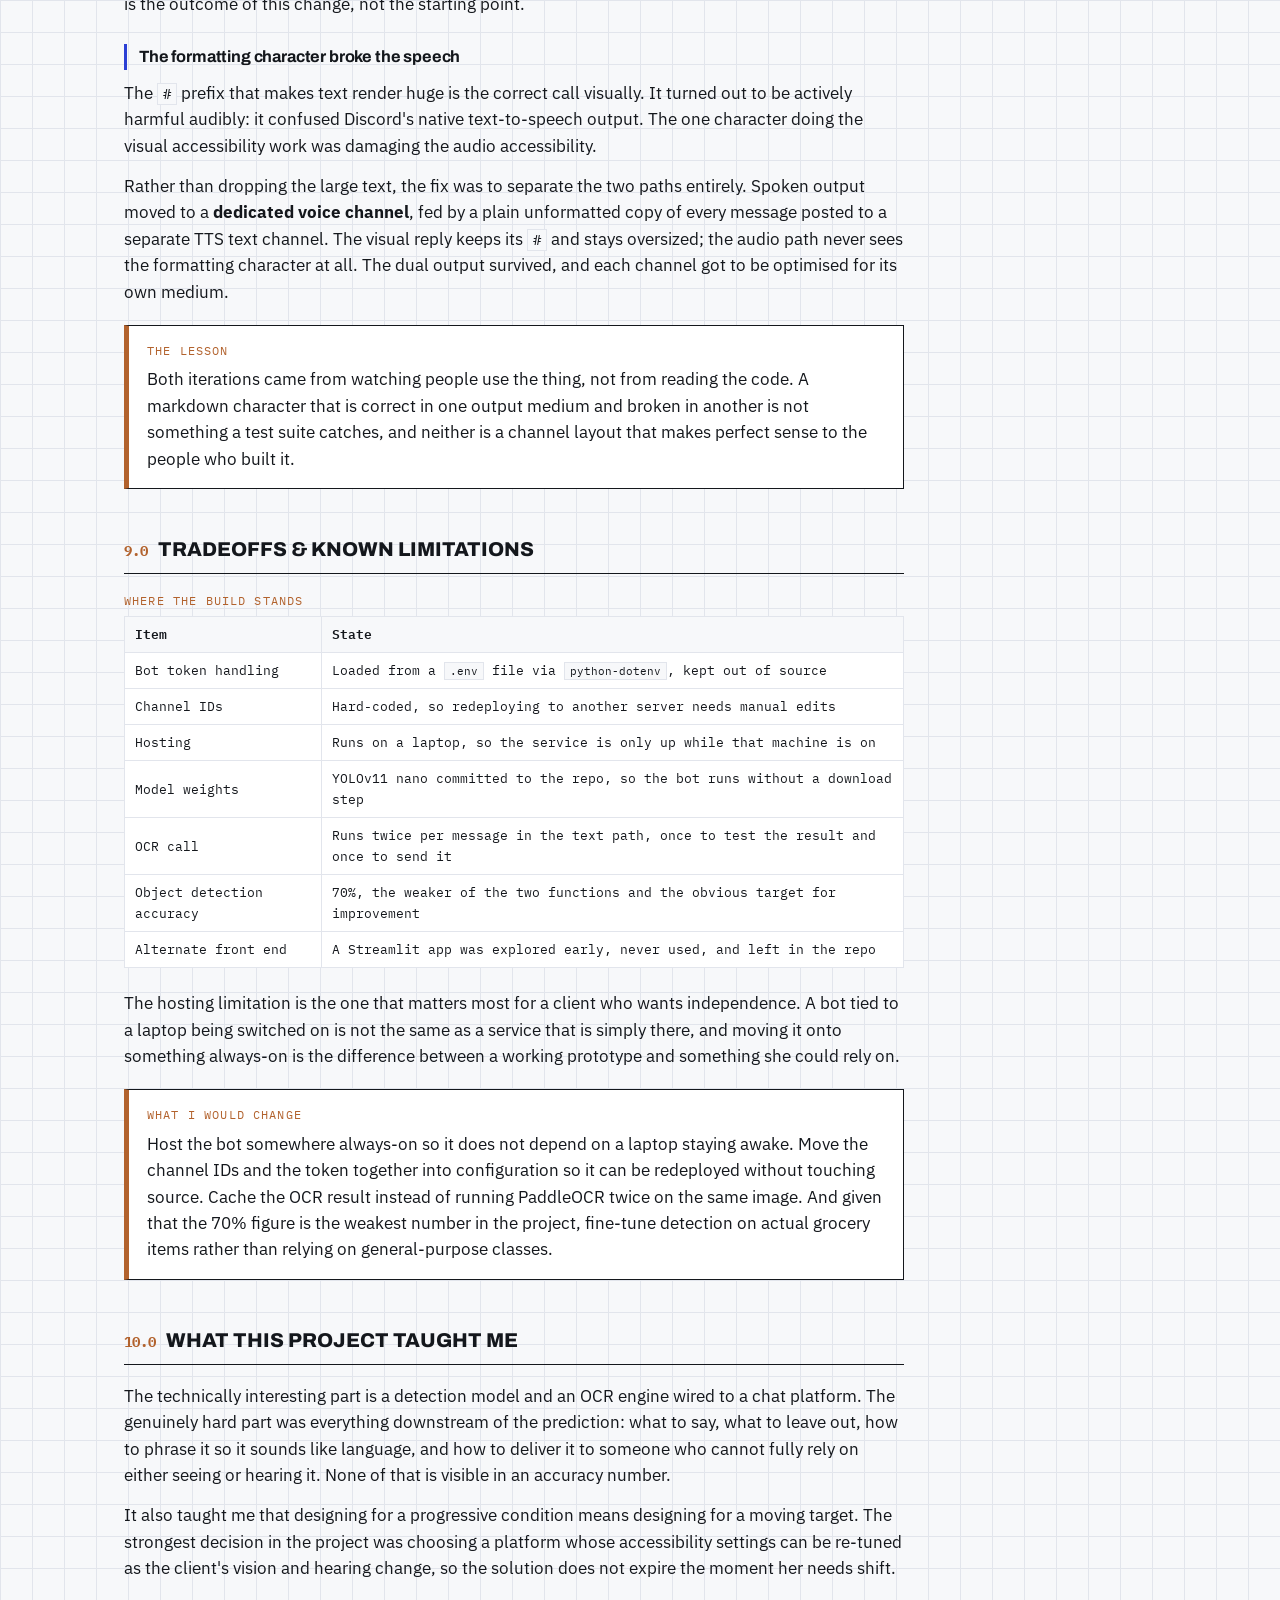
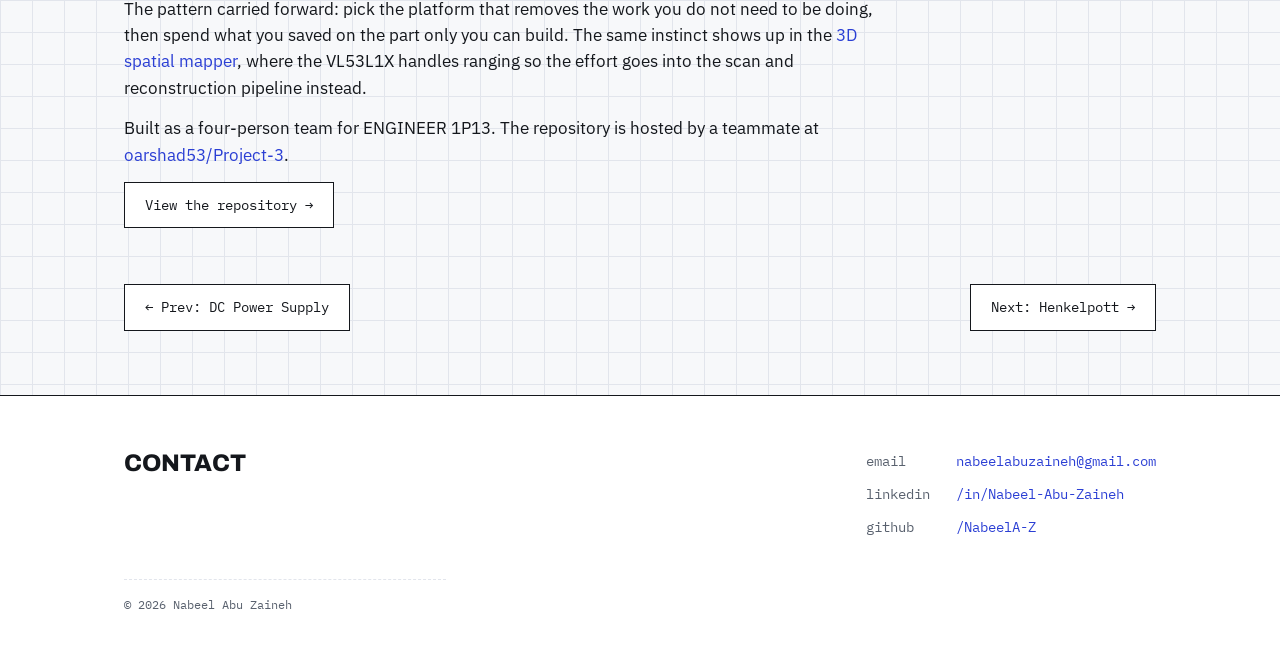
<file: vision.html>
<!DOCTYPE html>
<html lang="en">
<head>
<meta charset="UTF-8">
<meta name="viewport" content="width=device-width, initial-scale=1.0">
<title>Assistive Vision Discord Bot — Nabeel Abu Zaineh</title>
<meta name="description" content="A zero-cost Discord bot that identifies groceries for a client with Usher Syndrome, pairing YOLOv11 object detection with PaddleOCR text reading and delivering every answer both visually and audibly. Built for ENGINEER 1P13 Power in Community.">
<link rel="preconnect" href="https://fonts.googleapis.com">
<link rel="preconnect" href="https://fonts.gstatic.com" crossorigin>
<link href="https://fonts.googleapis.com/css2?family=Archivo:wght@700;800&family=IBM+Plex+Sans:wght@400;600&family=IBM+Plex+Mono:wght@400;600&display=swap" rel="stylesheet">
<link rel="stylesheet" href="style.css">
</head>
<body>

<header>
  <div class="wrap nav">
    <a class="brand" href="index.html">nabeel@ece:~$<span class="cursor">█</span></a>
    <nav aria-label="Main">
      <ul>
        <li><a href="index.html">Home</a></li>
        <li><a href="projects.html" aria-current="page">Projects</a></li>
        <li><a href="index.html#contact">Contact</a></li>
      </ul>
    </nav>
  </div>
</header>

<main class="wrap">
  <div class="detail-hero">
    <p class="crumb"><a href="projects.html">Projects</a> / PROJ-1P13-VISION</p>
    <h1>Assistive Vision Discord Bot</h1>
    <div class="detail-meta">
      <span class="tag">Python</span><span class="tag">YOLOv11</span>
      <span class="tag">PaddleOCR</span><span class="tag">discord.py</span>
      <span class="tag">OpenCV</span><span class="tag">Accessibility</span>
      <span class="tag">ENGINEER 1P13</span>
    </div>
  </div>

  <div class="detail-body">

    <h2><span class="num">1.0</span>The Client &amp; The Brief</h2>
    <p>
      <strong>ENGINEER 1P13: Power in Community</strong> pairs teams with a real client
      instead of a hypothetical one. Ours was a 61-year-old woman with
      <strong>Usher Syndrome</strong>, a condition that impairs both vision and hearing.
      Critically, neither sense is entirely gone, and the condition is progressive, so what
      she can see and hear today is not what she will be working with in a few years.
    </p>
    <p>
      Her stated goal was independence: living without constant supervision from others.
      The daily task she raised was <strong>grocery shopping</strong>, where the specific
      failure is not navigation but identification. She could get to the store and could not
      reliably tell what she was picking up or putting in the cart. Existing aids she had
      access to did not address that.
    </p>
    <div class="callout">
      <p class="callout-label">Why this brief is harder than it looks</p>
      <p>
        A dual sensory impairment removes the usual fallback. An assistive tool for a blind
        user can lean entirely on audio. One for a deaf user can lean entirely on visuals.
        Here neither channel is reliable on its own, so <strong>every response has to go out
        both ways at once</strong> and be usable if only one of them lands. That single
        constraint drove most of the design decisions on this page.
      </p>
    </div>

    <h2><span class="num">2.0</span>The Solution</h2>
    <p>
      A software-only vision aid with two functions, split along how grocery items actually
      present themselves:
    </p>
    <ul>
      <li><strong>Object detection</strong> for unlabelled goods. Loose produce, fruit and
        vegetables, anything with no printing on it to read.</li>
      <li><strong>Text reading</strong> for labelled goods. Soup cans, boxed cereal, packaged
        items where the answer is written on the front and just needs to be read out.</li>
    </ul>
    <p>
      Those are two different computer vision problems, so they get two different models
      rather than one compromise. The whole thing runs on the phone the client already owns,
      with no additional hardware to carry, charge, or lose.
    </p>
    <table class="specs">
      <caption>System definition</caption>
      <tr><th>Course</th><td>ENGINEER 1P13, Power in Community</td></tr>
      <tr><th>Object detection</th><td>Ultralytics YOLOv11 nano (<code>yolo11n.pt</code>)</td></tr>
      <tr><th>Text recognition</th><td>PaddleOCR, English, angle classification enabled</td></tr>
      <tr><th>Bot framework</th><td><code>discord.py</code>, Python 3.x</td></tr>
      <tr><th>Client device</th><td>The client's own phone, Discord app</td></tr>
      <tr><th>Host</th><td>A laptop already owned, running the bot</td></tr>
      <tr><th>Total cost</th><td>Zero. Every component is open source or already owned</td></tr>
      <tr><th>Repository</th><td><a href="https://github.com/oarshad53/Project-3">github.com/oarshad53/Project-3</a></td></tr>
    </table>
    <p>
      Cost was not a footnote here. A software-only solution has no fabrication or materials
      budget at all, and YOLOv11, PaddleOCR, <code>discord.py</code> and Discord itself are
      all free. The client pays nothing to use it and nothing to keep using it.
    </p>

    <h2><span class="num">3.0</span>Why Discord</h2>
    <p>
      Building a custom mobile app is the obvious answer and for this project, was the wrong one. It would have
      meant writing an accessible camera flow, an accessible results screen, and a speech
      layer from nothing, then asking the client to learn proprietary software no one had ever used.
    </p>
    <p>Discord was chosen on three arguments:</p>
    <ol>
      <li>
        <strong>The accessibility work is already done and already tested.</strong> Discord
        ships text-to-speech, zoom up to 300%, contrast and saturation controls, and colour
        settings, all maintained by a company with real accessibility resources.
      </li>
      <li>
        <strong>It survives a progressive condition.</strong> This is the strongest argument
        and the one specific to this client. Her vision and hearing will continue to change.
        Because Discord's accessibility settings are adjustable, the same deployment can be
        re-tuned as her needs shift, rather than being frozen at whatever contrast and text
        size were correct on the day it was handed over. A custom app would have needed us
        to come back and rebuild it.
      </li>
      <li>
        <strong>Help is available from people who are not us.</strong> Discord has an
        enormous user base. If the client gets stuck, support exists in the world already.
        With a custom app, it is a lot harder to find help.
      </li>
    </ol>
    <p>
      Discord is also light on storage, which matters on a phone that has to hold it
      permanently.
    </p>
    <div class="callout">
      <p class="callout-label">Design decision</p>
      <p>
        Choosing an existing platform over a custom build is a scope decision, not a
        shortcut. It traded control over the interface for a solution the client could use
        on day one, on hardware she already owned, that stays viable as her condition
        changes. The team's effort went into the vision pipeline and the response design
        instead of into rebuilding an interface that already existed and was already
        accessible.
      </p>
    </div>

    <h2><span class="num">4.0</span>System Architecture</h2>
    <p>
      The code splits into an engine and the interface that drives it, which kept the vision
      work independent of the platform it was delivered on:
    </p>
    <ul>
      <li><strong><code>main.py</code></strong> holds a <code>ComputerVision</code> class.
        This is the whole engine: fetch an image from a URL, run detection, run OCR. It has
        no idea Discord exists.</li>
      <li><strong><code>bot.py</code></strong> holds <code>ListenerBot</code>, a subclass of
        <code>discord.Client</code>. It handles the platform: listening for messages,
        routing them by channel, and shaping the reply.</li>
    </ul>
    <p>
      Images arrive as URLs, not files. When the client attaches a photo in Discord, the bot
      receives a link, so <code>get_image_from_url</code> pulls the bytes with
      <code>requests</code>, wraps them in a <code>numpy</code> byte array, and hands that to
      <code>cv2.imdecode</code> to produce an OpenCV image. Nothing ever touches disk.
    </p>

    <h2><span class="num">5.0</span>The Vision Engine</h2>
    <p>
      <strong>Object detection</strong> uses <strong>YOLOv11 nano</strong> through the
      Ultralytics API. <code>get_objects</code> predicts on the decoded image and returns two
      things from one call: the list of detected class names, which becomes the spoken
      sentence, and the annotated image with boxes drawn on it, which becomes the visual
      reply. Returning both together means the model runs once per photo rather than twice.
      The prediction is capped at a <strong>0.60 confidence floor</strong>, which is the
      single most consequential number in the project. Lowering it would catch more objects
      and start narrating things that are not there. For someone deciding what to put in a
      cart based on what the bot says, a confident wrong answer is a worse failure than no
      answer, so the threshold is deliberately set to stay quiet when unsure.
    </p>
    <p>
      <strong>Text reading</strong> uses <strong>PaddleOCR</strong> with English and angle
      classification enabled, the latter because a photo taken by someone who cannot see the
      viewfinder is very often rotated. <code>get_text</code> flattens the nested OCR result
      down to just the recognised strings, joins them into one line, and falls back to an
      explicit <code>"No recognised text."</code> rather than an empty string. That sentinel
      is what the bot checks before deciding whether to speak at all.
    </p>
    <p>
      Both models were picked for being lightweight and fast rather than for being the most
      accurate available. Someone standing in a grocery aisle holding up a can is waiting on
      the answer, so latency is a usability property here, not a benchmark number. YOLO also
      sits on top of OpenCV, and all three libraries are well documented, which for a
      first-year team is a real selection criterion rather than a nice-to-have.
    </p>

    <h2><span class="num">6.0</span>Interaction Design</h2>
    <p>
      This is the part of the project that is not about machine learning, and it is where
      most of the real design work sits.
    </p>

    <h3 class="sub">Channels as modes</h3>
    <p>
      There are no commands to memorise. The bot decides what to run based on
      <strong>which channel the photo was posted in</strong>: one for object recognition, one
      for text recognition. The client picks a service by picking a room. For a user who
      cannot comfortably scan a menu, that is a lower cognitive load than a command syntax,
      and it is impossible to mistype. As section 8.0 covers, this layout was not the
      original design. It came out of testing.
    </p>

    <h3 class="sub">Every answer, twice</h3>
    <p>
      Because neither sense can be relied on alone, each response goes out on both channels
      at once. The visual reply is prefixed with <code>#</code>, Discord markdown for a
      level-one heading, so the text renders at the largest size the app will produce. The
      same content is posted, unformatted, into a dedicated text-to-speech channel, and read
      aloud into a voice channel the client joins before using the service. She reads it,
      hears it, or both.
    </p>

    <h3 class="sub">Making the speech sound like a sentence</h3>
    <p>
      A <code>starts_vowel</code> helper checks the first letter of a detected label and picks
      "a" or "an" accordingly, so the bot says "there is an <em>apple</em> in front of you"
      instead of "there is a apple". It is four lines of code, and when the output is audio
      it is the difference between something that sounds like a device and something that
      sounds like a person.
    </p>

    <h3 class="sub">Filtering the answer, not just the detections</h3>
    <p>
      YOLO detects people, and in a grocery store it detects the client and every shopper
      near her in almost every frame. If more than one object is found and
      <code>"person"</code> is among them, the bot removes it and re-checks whether a single
      object is left. Being told "there is a person" on every photo is noise that buries the
      part of the answer she actually asked for. The phrasing then adapts to what survives:
      one object gets a full sentence, several get a comma-separated list, and none gets an
      explicit "no objects detected" rather than silence.
    </p>

    <h3 class="sub">Always saying what state it is in</h3>
    <p>
      The bot adds a 👍 reaction to the incoming photo, then announces "waiting for image"
      once it has replied. Detection is not instant, and without a signal the client cannot
      distinguish "thinking" from "broken". The idle announcement means the system is never
      silently doing nothing.
    </p>

    <figure class="site-fig">
      <video src="img/recogBot.mp4" controls playsinline preload="metadata"></video>
      <figcaption>The bot in use. A photo goes into the object recognition channel and the
      response comes back on both paths at once: oversized text in the channel, and speech
      through the voice channel.</figcaption>
    </figure>

    <h2><span class="num">7.0</span>Testing &amp; Results</h2>
    <p>
      Both functions were measured quantitatively, and the interface was tested on people
      through surveys.
    </p>
    <table class="specs">
      <caption>Quantitative results</caption>
      <tr><th>Metric</th><th>Result</th></tr>
      <tr><td>Average image processing time</td><td>129 ms</td></tr>
      <tr><td>Object detection, correct trials</td><td>70%</td></tr>
      <tr><td>Object detection, average confidence (all trials)</td><td>54.5%</td></tr>
      <tr><td>Text recognition accuracy</td><td>89%</td></tr>
    </table>
    <p>
      That confidence figure needs its methodology stated, because it sits below the
      <strong>0.60 floor the bot enforces</strong> and would otherwise look impossible.
      Confidence was recorded for <em>every</em> trial, including the ones where the model
      failed to clear the threshold and therefore said nothing to the user. So 54.5% is the
      model's raw certainty across everything it was shown, not the certainty of the answers
      that actually reached the client, which by definition all sat above 0.60.
    </p>
    <p>
      Measuring it that way is the more honest choice. Reporting only the detections that
      passed the filter would have flattered the system by hiding every photo it quietly
      declined to answer, and for an assistive tool those silences are part of the user
      experience, not an absence of data.
    </p>
    <p>
      The 129 ms processing time confirms the model choice: the response is effectively
      immediate from the user's side, and the wait she actually experiences is network and
      Discord, not inference.
    </p>
    <p>
      The more interesting result is the split between the two functions.
      <strong>Text reading landed at 89% while object detection managed 70%</strong>, and
      that gap maps cleanly onto the client's own use case. Reading a soup can is a
      constrained problem with a right answer printed on it. Identifying loose produce is
      open-ended, and a nano model trained on general object classes is being asked to
      distinguish things it was never specifically trained to separate. The function serving
      labelled goods is the one that works well.
    </p>
    <table class="specs">
      <caption>Qualitative survey results (out of 5)</caption>
      <tr><th>Criterion</th><th>Rating</th><th>Feedback</th></tr>
      <tr><td>Ease of use</td><td>3.0</td><td>Most participants struggled to input an image the first time, and expected it to get easier once learned</td></tr>
      <tr><td>Clarity of text-to-speech</td><td>4.2</td><td>Majority could hear and repeat back what was said, a few reported difficulty</td></tr>
    </table>
    <p>
      A 3.0 on ease of use is the honest number and the useful one. The audio output was
      landing, and the barrier was the step before it: getting a photo into the right place.
      That result is what drove the changes in the next section.
    </p>

    <h2><span class="num">8.0</span>What Changed After Testing</h2>
    <p>
      Two iterations came directly out of user feedback, and both are cases where the
      original design was defensible on paper and wrong in someone's hands.
    </p>

    <h3 class="sub">One channel became two</h3>
    <p>
      The first build had a single channel, <code>recognition-and-reader</code>, handling
      both functions. It was fewer moving parts and it confused people, because the same
      room did two different things depending on what you sent it. Testers could not form a
      clear model of what the bot would do with their photo.
    </p>
    <p>
      Splitting it into <code>object-recognition</code> and <code>text-recognition</code>
      made the choice explicit and physical. You pick the service by walking into the room
      for it. The channel-as-mode design described in section 6.0 is the outcome of this
      change, not the starting point.
    </p>

    <h3 class="sub">The formatting character broke the speech</h3>
    <p>
      The <code>#</code> prefix that makes text render huge is the correct call visually. It
      turned out to be actively harmful audibly: it confused Discord's native text-to-speech
      output. The one character doing the visual accessibility work was damaging the audio
      accessibility.
    </p>
    <p>
      Rather than dropping the large text, the fix was to separate the two paths entirely.
      Spoken output moved to a <strong>dedicated voice channel</strong>, fed by a plain
      unformatted copy of every message posted to a separate TTS text channel. The visual
      reply keeps its <code>#</code> and stays oversized; the audio path never sees the
      formatting character at all. The dual output survived, and each channel got to be
      optimised for its own medium.
    </p>
    <div class="callout">
      <p class="callout-label">The lesson</p>
      <p>
        Both iterations came from watching people use the thing, not from reading the code.
        A markdown character that is correct in one output medium and broken in another is
        not something a test suite catches, and neither is a channel layout that makes
        perfect sense to the people who built it.
      </p>
    </div>

    <h2><span class="num">9.0</span>Tradeoffs &amp; Known Limitations</h2>
    <table class="specs">
      <caption>Where the build stands</caption>
      <tr><th>Item</th><th>State</th></tr>
      <tr><td>Bot token handling</td><td>Loaded from a <code>.env</code> file via <code>python-dotenv</code>, kept out of source</td></tr>
      <tr><td>Channel IDs</td><td>Hard-coded, so redeploying to another server needs manual edits</td></tr>
      <tr><td>Hosting</td><td>Runs on a laptop, so the service is only up while that machine is on</td></tr>
      <tr><td>Model weights</td><td>YOLOv11 nano committed to the repo, so the bot runs without a download step</td></tr>
      <tr><td>OCR call</td><td>Runs twice per message in the text path, once to test the result and once to send it</td></tr>
      <tr><td>Object detection accuracy</td><td>70%, the weaker of the two functions and the obvious target for improvement</td></tr>
      <tr><td>Alternate front end</td><td>A Streamlit app was explored early, never used, and left in the repo</td></tr>
    </table>
    <p>
      The hosting limitation is the one that matters most for a client who wants independence.
      A bot tied to a laptop being switched on is not the same as a service that is simply
      there, and moving it onto something always-on is the difference between a working
      prototype and something she could rely on.
    </p>
    <div class="callout">
      <p class="callout-label">What I would change</p>
      <p>
        Host the bot somewhere always-on so it does not depend on a laptop staying awake.
        Move the channel IDs and the token together into configuration so it can be
        redeployed without touching source. Cache the OCR result instead of running
        PaddleOCR twice on the same image. And given that the 70% figure is the weakest
        number in the project, fine-tune detection on actual grocery items rather than
        relying on general-purpose classes.
      </p>
    </div>

    <h2><span class="num">10.0</span>What This Project Taught Me</h2>
    <p>
      The technically interesting part is a detection model and an OCR engine wired to a chat
      platform. The genuinely hard part was everything downstream of the prediction: what to
      say, what to leave out, how to phrase it so it sounds like language, and how to deliver
      it to someone who cannot fully rely on either seeing or hearing it. None of that is
      visible in an accuracy number.
    </p>
    <p>
      It also taught me that designing for a progressive condition means designing for a
      moving target. The strongest decision in the project was choosing a platform whose
      accessibility settings can be re-tuned as the client's vision and hearing change, so
      the solution does not expire the moment her needs shift.
    </p>
    <p>
      The pattern carried forward: pick the platform that removes the work you do not need to
      be doing, then spend what you saved on the part only you can build. The same instinct
      shows up in the <a href="lidar.html">3D spatial mapper</a>, where the VL53L1X handles
      ranging so the effort goes into the scan and reconstruction pipeline instead.
    </p>
    <p>
      Built as a four-person team for ENGINEER 1P13. The repository is hosted by a teammate
      at <a href="https://github.com/oarshad53/Project-3">oarshad53/Project-3</a>.
    </p>
    <p>
      <a class="btn" href="https://github.com/oarshad53/Project-3">View the repository →</a>
    </p>
  </div>

  <div class="proj-pager">
    <a class="btn" href="psu.html">← Prev: DC Power Supply</a>
    <a class="btn" href="henkelpott.html">Next: Henkelpott →</a>
  </div>
</main>

<footer id="contact">
  <div class="wrap">
    <div class="foot-grid">
      <div>
        <h2>Contact</h2>
      </div>
      <ul class="contact-list">
        <li><span class="label">email</span><a href="mailto:nabeelabuzaineh@gmail.com">nabeelabuzaineh@gmail.com</a></li>
        <li><span class="label">linkedin</span><a href="https://www.linkedin.com/in/nabeel-abu-zaineh-313452333/">/in/Nabeel-Abu-Zaineh</a></li>
        <li><span class="label">github</span><a href="https://github.com/NabeelA-Z">/NabeelA-Z</a></li>
      </ul>
    </div>
    <p class="fineprint">© 2026 Nabeel Abu Zaineh</p>
  </div>
</footer>
</body>
</html>
</file>
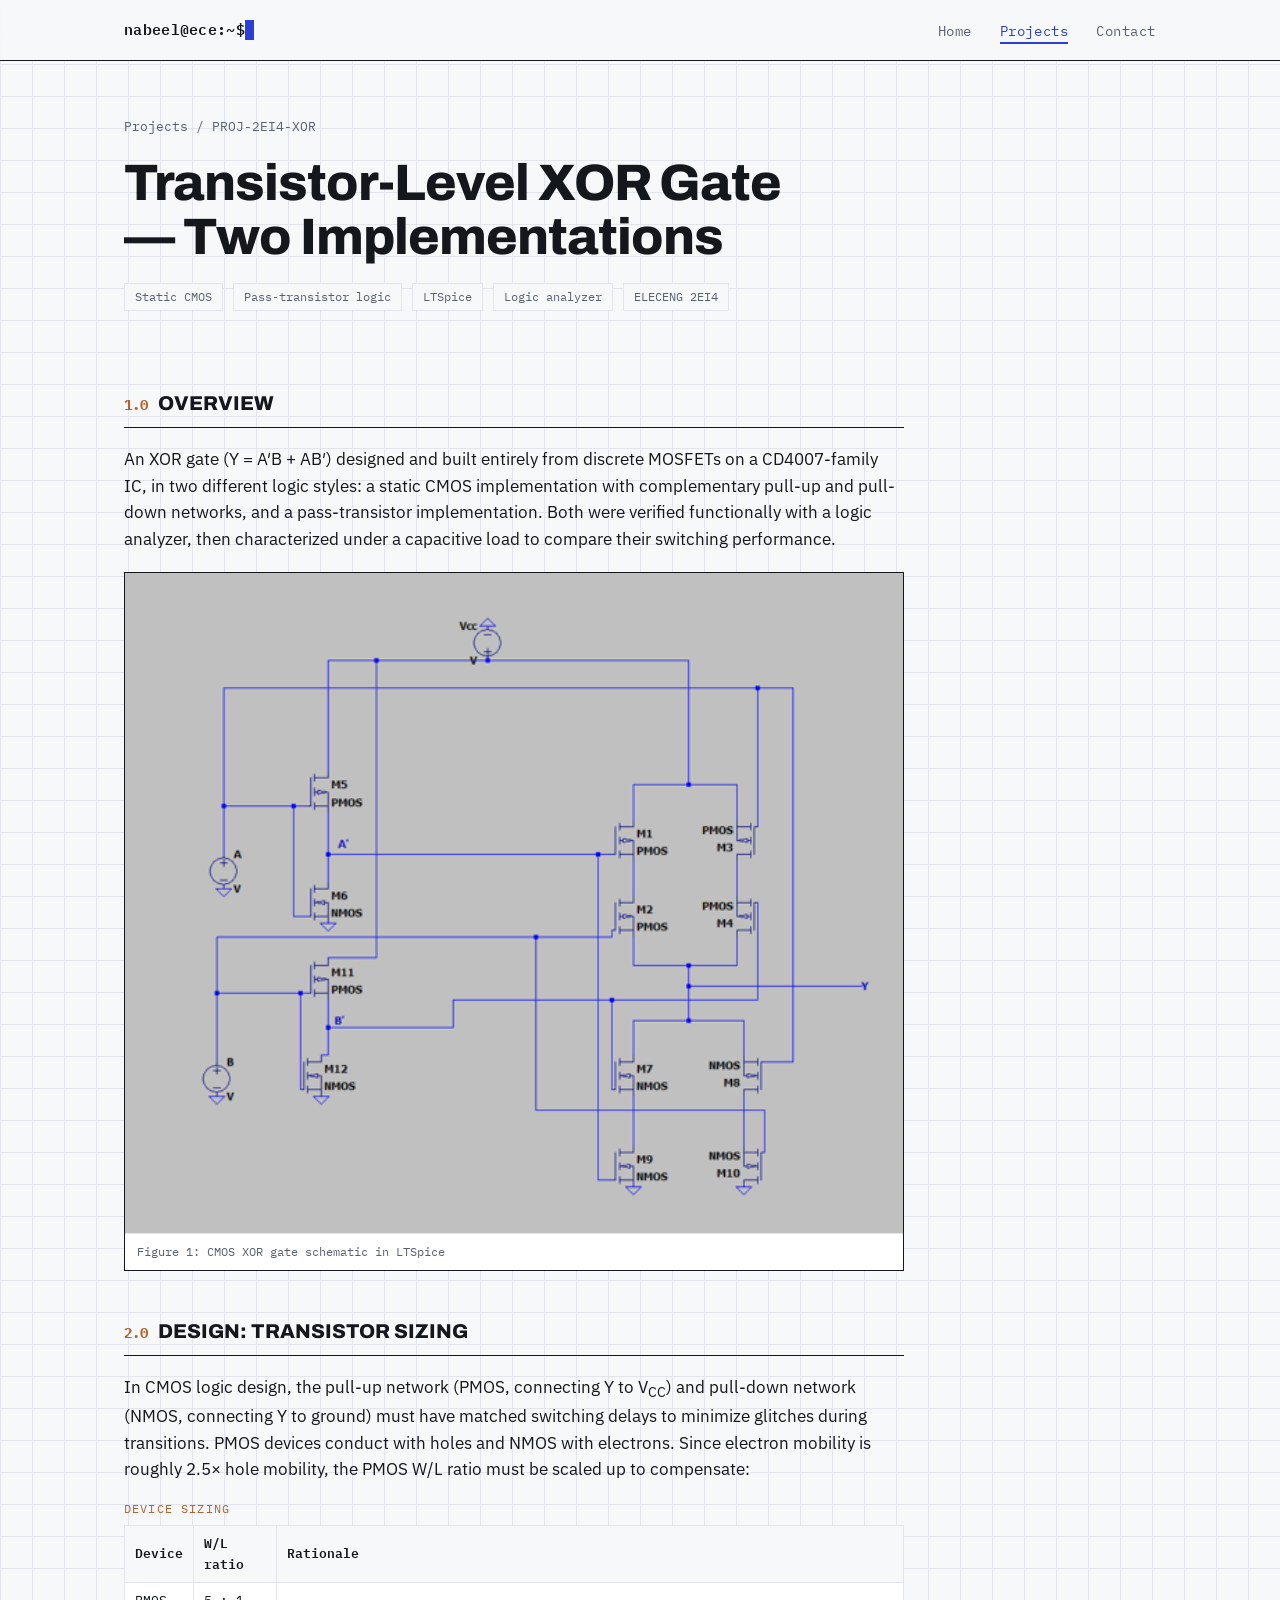
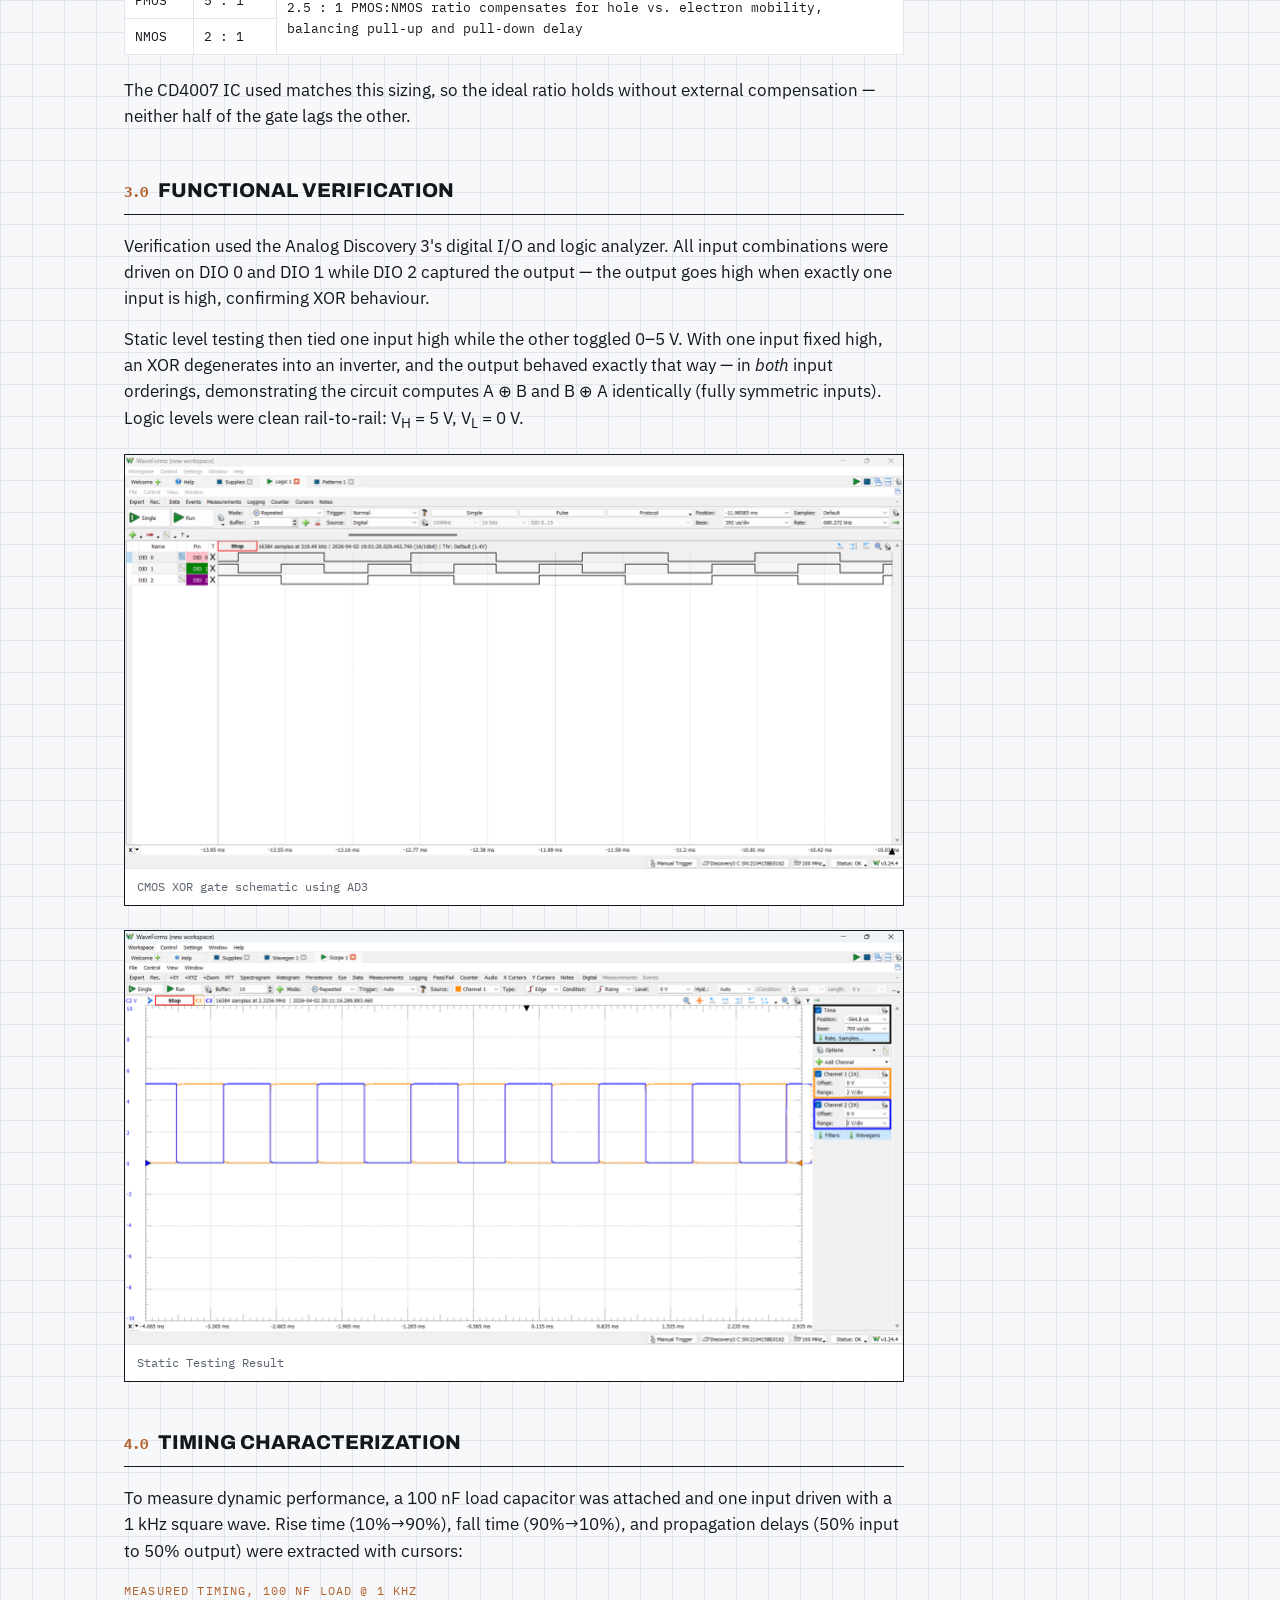
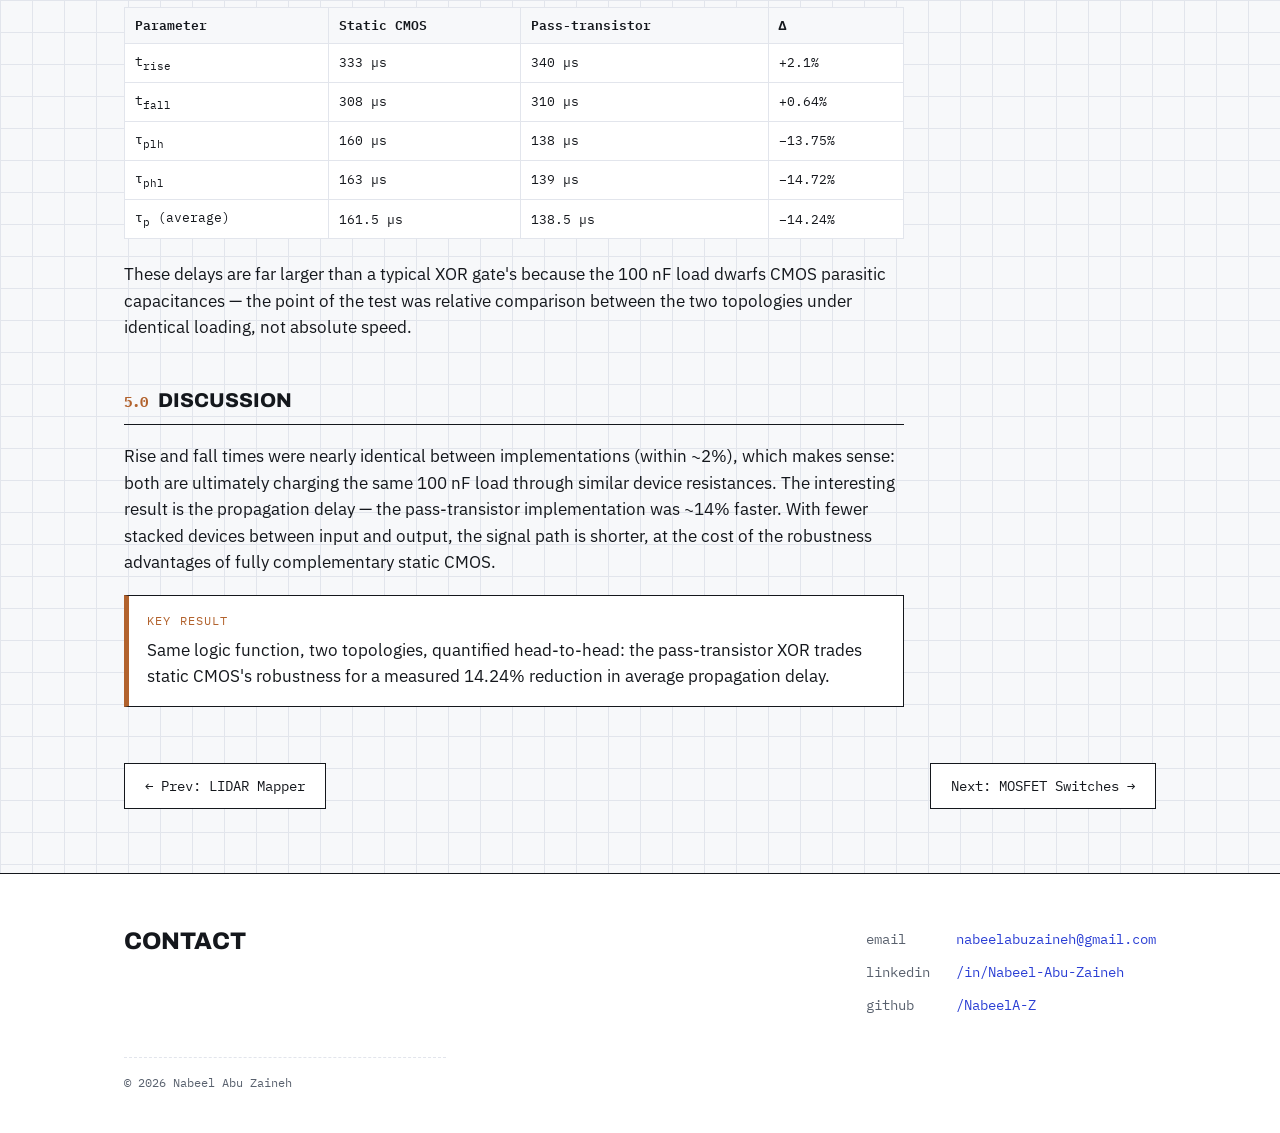
<file: xor.html>
<!DOCTYPE html>
<html lang="en">
<head>
<meta charset="UTF-8">
<meta name="viewport" content="width=device-width, initial-scale=1.0">
<title>Transistor-Level XOR Gate — Nabeel Abu Zaineh</title>
<meta name="description" content="CMOS and pass-transistor XOR gate implementations designed, built, and characterized at the transistor level with full timing analysis.">
<link rel="preconnect" href="https://fonts.googleapis.com">
<link rel="preconnect" href="https://fonts.gstatic.com" crossorigin>
<link href="https://fonts.googleapis.com/css2?family=Archivo:wght@700;800&family=IBM+Plex+Sans:wght@400;600&family=IBM+Plex+Mono:wght@400;600&display=swap" rel="stylesheet">
<link rel="stylesheet" href="style.css">
</head>
<body>

<header>
  <div class="wrap nav">
    <a class="brand" href="index.html">nabeel@ece:~$<span class="cursor">█</span></a>
    <nav aria-label="Main">
      <ul>
        <li><a href="index.html">Home</a></li>
        <li><a href="projects.html" aria-current="page">Projects</a></li>
        <li><a href="index.html#contact">Contact</a></li>
      </ul>
    </nav>
  </div>
</header>

<main class="wrap">
  <div class="detail-hero">
    <p class="crumb"><a href="projects.html">Projects</a> / PROJ-2EI4-XOR</p>
    <h1>Transistor-Level XOR Gate — Two Implementations</h1>
    <div class="detail-meta">
      <span class="tag">Static CMOS</span><span class="tag">Pass-transistor logic</span>
      <span class="tag">LTSpice</span><span class="tag">Logic analyzer</span>
      <span class="tag">ELECENG 2EI4</span>
    </div>
  </div>

  <div class="detail-body">
    <h2><span class="num">1.0</span>Overview</h2>
    <p>
      An XOR gate (Y = A′B + AB′) designed and built entirely from discrete MOSFETs on a
      CD4007-family IC, in two different logic styles: a static CMOS implementation with
      complementary pull-up and pull-down networks, and a pass-transistor implementation.
      Both were verified functionally with a logic analyzer, then characterized under a
      capacitive load to compare their switching performance.
    </p>
    <figure class="site-fig">
  <img src="img/xor-image.png" alt="LTSpice schematic of the CMOS XOR gate">
  <figcaption>Figure 1: CMOS XOR gate schematic in LTSpice</figcaption>
  </figure>

    <h2><span class="num">2.0</span>Design: Transistor Sizing</h2>
    <p>
      In CMOS logic design, the pull-up network (PMOS, connecting Y to V<sub>CC</sub>) and
      pull-down network (NMOS, connecting Y to ground) must have matched switching delays
      to minimize glitches during transitions. PMOS devices conduct with holes and NMOS
      with electrons. Since electron mobility is roughly 2.5× hole mobility, the PMOS
      W/L ratio must be scaled up to compensate:
    </p>
    <table class="specs">
      <caption>Device sizing</caption>
      <tr><th>Device</th><th>W/L ratio</th><th>Rationale</th></tr>
      <tr><td>PMOS</td><td>5 : 1</td><td rowspan="2">2.5 : 1 PMOS:NMOS ratio compensates for hole vs. electron mobility, balancing pull-up and pull-down delay</td></tr>
      <tr><td>NMOS</td><td>2 : 1</td></tr>
    </table>
    <p>
      The CD4007 IC used matches this sizing, so the ideal ratio holds without external
      compensation — neither half of the gate lags the other.
    </p>

    <h2><span class="num">3.0</span>Functional Verification</h2>
    <p>
      Verification used the Analog Discovery 3's digital I/O and logic analyzer. All input
      combinations were driven on DIO 0 and DIO 1 while DIO 2 captured the output — the
      output goes high when exactly one input is high, confirming XOR behaviour.
    </p>
    <p>
      Static level testing then tied one input high while the other toggled 0–5 V. With one
      input fixed high, an XOR degenerates into an inverter, and the output behaved exactly
      that way — in <em>both</em> input orderings, demonstrating the circuit computes
      A ⊕ B and B ⊕ A identically (fully symmetric inputs). Logic levels were clean
      rail-to-rail: V<sub>H</sub> = 5 V, V<sub>L</sub> = 0 V.
    </p>
    <figure class="site-fig">
      <img src="img/xor-logic.png" alt="Logic Analyzer Result of XOR gate">
      <figcaption>CMOS XOR gate schematic using AD3</figcaption>
    </figure>
    <figure class="site-fig">
      <img src="img/xor-static.png" alt="Static Testing Result">
      <figcaption>Static Testing Result</figcaption>
    </figure>

    <h2><span class="num">4.0</span>Timing Characterization</h2>
    <p>
      To measure dynamic performance, a 100 nF load capacitor was attached and one input
      driven with a 1 kHz square wave. Rise time (10%→90%), fall time (90%→10%), and
      propagation delays (50% input to 50% output) were extracted with cursors:
    </p>
    <table class="specs">
      <caption>Measured timing, 100 nF load @ 1 kHz</caption>
      <tr><th>Parameter</th><th>Static CMOS</th><th>Pass-transistor</th><th>Δ</th></tr>
      <tr><td>t<sub>rise</sub></td><td>333 µs</td><td>340 µs</td><td>+2.1%</td></tr>
      <tr><td>t<sub>fall</sub></td><td>308 µs</td><td>310 µs</td><td>+0.64%</td></tr>
      <tr><td>τ<sub>plh</sub></td><td>160 µs</td><td>138 µs</td><td>−13.75%</td></tr>
      <tr><td>τ<sub>phl</sub></td><td>163 µs</td><td>139 µs</td><td>−14.72%</td></tr>
      <tr><td>τ<sub>p</sub> (average)</td><td>161.5 µs</td><td>138.5 µs</td><td>−14.24%</td></tr>
    </table>
    <p>
      These delays are far larger than a typical XOR gate's because the 100 nF load dwarfs
      CMOS parasitic capacitances — the point of the test was relative comparison between
      the two topologies under identical loading, not absolute speed.
    </p>

    <h2><span class="num">5.0</span>Discussion</h2>
    <p>
      Rise and fall times were nearly identical between implementations (within ~2%), which
      makes sense: both are ultimately charging the same 100 nF load through similar device
      resistances. The interesting result is the propagation delay — the pass-transistor
      implementation was ~14% faster. With fewer stacked devices between input and output,
      the signal path is shorter, at the cost of the robustness advantages of fully
      complementary static CMOS.
    </p>
    <div class="callout">
      <p class="callout-label">Key result</p>
      <p>
        Same logic function, two topologies, quantified head-to-head: the pass-transistor
        XOR trades static CMOS's robustness for a measured 14.24% reduction in average
        propagation delay.
      </p>
    </div>
  </div>

  <div class="proj-pager">
    <a class="btn" href="lidar.html">← Prev: LIDAR Mapper</a>
    <a class="btn" href="switches.html">Next: MOSFET Switches →</a>
  </div>
</main>

<footer id="contact">
  <div class="wrap">
    <div class="foot-grid">
      <div>
        <h2>Contact</h2>
      </div>
      <ul class="contact-list">
        <li><span class="label">email</span><a href="mailto:nabeelabuzaineh@gmail.com">nabeelabuzaineh@gmail.com</a></li>
        <li><span class="label">linkedin</span><a href="https://www.linkedin.com/in/nabeel-abu-zaineh-313452333/">/in/Nabeel-Abu-Zaineh</a></li>
        <li><span class="label">github</span><a href="https://github.com/NabeelA-Z">/NabeelA-Z</a></li>
      </ul>
    </div>
    <p class="fineprint">© 2026 Nabeel Abu Zaineh</p>
  </div>
</footer>
</body>
</html>
</file>
<file: style.css>
/* ============================================================
   Nabeel Abu Zaineh — Portfolio
   Palette: Paper #F7F8FA · Ink #14171C · Schematic Blue #2B3FD4
            Copper #B2622D · Grid #E2E5EC · Muted #59616E
   Type:    Archivo (display) · IBM Plex Sans (body) · IBM Plex Mono (utility)
   ============================================================ */

:root {
  --paper: #F7F8FA;
  --ink: #14171C;
  --blue: #2B3FD4;
  --blue-dark: #1F2FA6;
  --copper: #B2622D;
  --grid: #E2E5EC;
  --muted: #59616E;
  --card: #FFFFFF;
  --mono: "IBM Plex Mono", ui-monospace, monospace;
  --sans: "IBM Plex Sans", system-ui, sans-serif;
  --display: "Archivo", var(--sans);
  --maxw: 1080px;
}

* { margin: 0; padding: 0; box-sizing: border-box; }

html { scroll-behavior: smooth; }
@media (prefers-reduced-motion: reduce) {
  html { scroll-behavior: auto; }
  *, *::before, *::after { animation: none !important; transition: none !important; }
}

body {
  font-family: var(--sans);
  color: var(--ink);
  background-color: var(--paper);
  /* Engineering graph paper */
  background-image:
    linear-gradient(var(--grid) 1px, transparent 1px),
    linear-gradient(90deg, var(--grid) 1px, transparent 1px);
  background-size: 32px 32px;
  line-height: 1.6;
  font-size: 16.5px;
}

a { color: var(--blue); text-decoration: none; }
a:hover { color: var(--blue-dark); }
a:focus-visible, button:focus-visible {
  outline: 2px solid var(--copper);
  outline-offset: 3px;
}

.wrap { max-width: var(--maxw); margin: 0 auto; padding: 0 24px; }

/* ---------- Header / nav ---------- */
header {
  position: sticky; top: 0; z-index: 50;
  background: rgba(247, 248, 250, 0.92);
  backdrop-filter: blur(6px);
  border-bottom: 1.5px solid var(--ink);
}
.nav {
  display: flex; align-items: center; justify-content: space-between;
  height: 60px;
}
.nav .brand {
  font-family: var(--mono);
  font-weight: 600;
  font-size: 0.95rem;
  color: var(--ink);
  letter-spacing: 0.02em;
}
.nav .brand .cursor { color: var(--blue); }
.nav ul { display: flex; gap: 28px; list-style: none; }
.nav ul a {
  font-family: var(--mono);
  font-size: 0.85rem;
  color: var(--muted);
  letter-spacing: 0.04em;
}
.nav ul a:hover, .nav ul a[aria-current="page"] { color: var(--blue); }
.nav ul a[aria-current="page"] { border-bottom: 2px solid var(--blue); padding-bottom: 2px; }

/* ---------- Hero ---------- */
.hero { padding: 88px 0 56px; }
.hero .eyebrow {
  font-family: var(--mono);
  font-size: 0.8rem;
  letter-spacing: 0.12em;
  text-transform: uppercase;
  color: var(--copper);
  margin-bottom: 18px;
}
.hero h1 {
  font-family: var(--display);
  font-weight: 800;
  font-size: clamp(2.6rem, 7vw, 4.6rem);
  line-height: 1.02;
  letter-spacing: -0.02em;
  max-width: 15ch;
}
.hero h1 .accent { color: var(--blue); }
.hero .tagline {
  margin-top: 22px;
  max-width: 58ch;
  font-size: 1.08rem;
  color: var(--muted);
}
.hero .cta-row { margin-top: 32px; display: flex; gap: 14px; flex-wrap: wrap; }

.btn {
  display: inline-block;
  font-family: var(--mono);
  font-size: 0.88rem;
  padding: 11px 20px;
  border: 1.5px solid var(--ink);
  color: var(--ink);
  background: var(--card);
  transition: transform 0.12s ease, box-shadow 0.12s ease;
}
.btn:hover { transform: translate(-2px, -2px); box-shadow: 3px 3px 0 var(--blue); color: var(--ink); }
.btn.primary { background: var(--blue); border-color: var(--blue); color: #fff; }
.btn.primary:hover { box-shadow: 3px 3px 0 var(--ink); color: #fff; }

/* Signature: oscilloscope trace */
.scope {
  margin-top: 56px;
  border: 1.5px solid var(--ink);
  background: var(--card);
}
.scope-label {
  display: flex; justify-content: space-between;
  font-family: var(--mono); font-size: 0.72rem;
  color: var(--muted);
  padding: 8px 12px;
  border-bottom: 1px solid var(--grid);
}
.scope svg { display: block; width: 100%; height: 110px; }
.trace {
  fill: none;
  stroke: var(--blue);
  stroke-width: 2.5;
  stroke-dasharray: 2400;
  stroke-dashoffset: 2400;
  animation: draw 4s linear infinite;
}
.trace.ghost { stroke: var(--copper); opacity: 0.45; animation-delay: 0.6s; }
@keyframes draw { to { stroke-dashoffset: 0; } }

/* ---------- Sections ---------- */
section { padding: 64px 0; }
.sec-head {
  display: flex; align-items: baseline; gap: 16px;
  border-bottom: 1.5px solid var(--ink);
  padding-bottom: 10px;
  margin-bottom: 36px;
}
.sec-head .num {
  font-family: var(--mono);
  font-size: 0.9rem;
  color: var(--copper);
}
.sec-head h2 {
  font-family: var(--display);
  font-weight: 800;
  font-size: 1.6rem;
  letter-spacing: -0.01em;
  text-transform: uppercase;
}

/* ---------- About ---------- */
.about-grid { display: grid; grid-template-columns: 1.6fr 1fr; gap: 40px; }
.about-grid p + p { margin-top: 14px; }
.factsheet {
  border: 1.5px solid var(--ink);
  background: var(--card);
  font-family: var(--mono);
  font-size: 0.85rem;
  align-self: start;
}
.factsheet div {
  display: flex; justify-content: space-between; gap: 12px;
  padding: 10px 14px;
  border-bottom: 1px solid var(--grid);
}
.factsheet div:last-child { border-bottom: none; }
.factsheet dt { color: var(--muted); }
.factsheet dd { text-align: right; }

/* Stat tiles on detail pages — <div class="stat-grid"><div class="stat">… */
.stat-grid {
  display: grid;
  grid-template-columns: repeat(auto-fit, minmax(160px, 1fr));
  gap: 14px;
  margin: 16px 0 24px;
}
.stat {
  border: 1.5px solid var(--ink);
  background: var(--card);
  padding: 14px 16px;
}
.stat-val {
  display: block;
  font-family: var(--mono); font-weight: 600;
  font-size: 1.5rem; color: var(--copper);
}
.stat-label { display: block; margin-top: 6px; font-size: 0.85rem; color: var(--muted); }

/* ---------- Skills ---------- */
.skills-grid {
  display: grid;
  grid-template-columns: repeat(auto-fit, minmax(230px, 1fr));
  gap: 20px;
}
.skill-card {
  border: 1.5px solid var(--ink);
  background: var(--card);
  padding: 20px;
}
.skill-card h3 {
  font-family: var(--mono);
  font-size: 0.82rem;
  letter-spacing: 0.08em;
  text-transform: uppercase;
  color: var(--blue);
  margin-bottom: 12px;
}
.skill-card ul { list-style: none; }
.skill-card li {
  padding: 4px 0;
  font-size: 0.95rem;
  border-bottom: 1px dashed var(--grid);
}
.skill-card li:last-child { border-bottom: none; }

/* ---------- Project cards ---------- */
.proj-grid { display: grid; gap: 28px; }

.proj {
  border: 1.5px solid var(--ink);
  background: var(--card);
  transition: box-shadow 0.15s ease, transform 0.15s ease;
}
.proj:hover { transform: translate(-3px, -3px); box-shadow: 6px 6px 0 var(--blue); }

.proj-head {
  display: flex; justify-content: space-between; align-items: center;
  gap: 12px; flex-wrap: wrap;
  padding: 14px 20px;
  border-bottom: 1.5px solid var(--ink);
  background: var(--paper);
}
.proj-head .part-no {
  font-family: var(--mono); font-size: 0.78rem;
  color: var(--copper); letter-spacing: 0.06em;
}
.proj-head .status {
  font-family: var(--mono); font-size: 0.72rem;
  padding: 3px 10px;
  border: 1px solid var(--blue);
  color: var(--blue);
}
.proj-body { padding: 22px 20px; }
.proj-body h3 {
  font-family: var(--display);
  font-weight: 700;
  font-size: 1.35rem;
  letter-spacing: -0.01em;
  margin-bottom: 10px;
}
.proj-body p { color: var(--muted); max-width: 70ch; }
.proj-body p + p { margin-top: 10px; }
.proj-body p strong { color: var(--ink); }

.specs {
  margin-top: 18px;
  width: 100%;
  border-collapse: collapse;
  font-family: var(--mono);
  font-size: 0.82rem;
}
.specs caption {
  text-align: left;
  font-size: 0.72rem;
  letter-spacing: 0.1em;
  text-transform: uppercase;
  color: var(--copper);
  padding-bottom: 6px;
}
.specs th, .specs td {
  border: 1px solid var(--grid);
  padding: 7px 10px;
  text-align: left;
  background: var(--card);
}
.specs th { background: var(--paper); font-weight: 600; }

.tags { margin-top: 16px; display: flex; flex-wrap: wrap; gap: 8px; }
.tag {
  font-family: var(--mono);
  font-size: 0.72rem;
  padding: 4px 10px;
  background: var(--paper);
  border: 1px solid var(--grid);
  color: var(--muted);
}

/* ---------- Footer / contact ---------- */
footer {
  border-top: 1.5px solid var(--ink);
  padding: 48px 0 40px;
  background: var(--card);
}
footer .foot-grid {
  display: flex; justify-content: space-between; gap: 24px; flex-wrap: wrap;
  align-items: flex-start;
}
footer h2 {
  font-family: var(--display); font-weight: 800;
  font-size: 1.5rem; text-transform: uppercase;
  margin-bottom: 8px;
}
footer p { color: var(--muted); max-width: 46ch; }
.contact-list { list-style: none; font-family: var(--mono); font-size: 0.9rem; }
.contact-list li { padding: 5px 0; }
.contact-list .label { color: var(--muted); display: inline-block; width: 90px; }
footer .fineprint {
  margin-top: 36px;
  font-family: var(--mono);
  font-size: 0.72rem;
  color: var(--muted);
  border-top: 1px dashed var(--grid);
  padding-top: 16px;
}

/* ---------- Reveal on scroll ---------- */
.reveal { opacity: 0; transform: translateY(14px); transition: opacity 0.5s ease, transform 0.5s ease; }
.reveal.in { opacity: 1; transform: none; }
@media (prefers-reduced-motion: reduce) {
  .reveal { opacity: 1; transform: none; }
}

/* ---------- Responsive ---------- */
@media (max-width: 760px) {
  .about-grid { grid-template-columns: 1fr; }
  .nav ul { gap: 16px; }
  .hero { padding: 56px 0 40px; }
  section { padding: 48px 0; }
}

/* ---------- Project detail pages ---------- */
.crumb {
  font-family: var(--mono); font-size: 0.8rem;
  color: var(--muted); margin-bottom: 20px;
}
.crumb a { color: var(--muted); }
.crumb a:hover { color: var(--blue); }

.detail-hero { padding: 56px 0 32px; }
.detail-hero h1 {
  font-family: var(--display); font-weight: 800;
  font-size: clamp(2rem, 5vw, 3.2rem);
  line-height: 1.05; letter-spacing: -0.02em;
  max-width: 22ch;
}
.detail-meta {
  display: flex; gap: 10px; flex-wrap: wrap;
  margin-top: 18px;
}

.detail-body { max-width: 780px; }
.detail-body h2 {
  font-family: var(--display); font-weight: 800;
  font-size: 1.25rem; text-transform: uppercase;
  border-bottom: 1.5px solid var(--ink);
  padding-bottom: 8px; margin: 44px 0 18px;
}
.detail-body h2 .num { color: var(--copper); font-family: var(--mono); font-size: 0.85rem; margin-right: 10px; }
.detail-body p { margin-bottom: 14px; }
.detail-body ul, .detail-body ol { margin: 0 0 14px 22px; }
.detail-body li { margin-bottom: 6px; }
.detail-body .specs { margin: 18px 0 22px; }

/* Dashed stand-in for a figure not yet added — <div class="fig-slot"> */
.fig-slot {
  border: 1.5px dashed var(--muted);
  background: var(--card);
  padding: 36px 20px;
  text-align: center;
  font-family: var(--mono);
  font-size: 0.8rem;
  color: var(--muted);
  margin: 20px 0 24px;
}
.fig-slot strong { color: var(--copper); display: block; margin-bottom: 4px; }

figure.site-fig { margin: 20px 0 24px; border: 1.5px solid var(--ink); background: var(--card); }
figure.site-fig img,
figure.site-fig video { display: block; width: 100%; height: auto; background: #000; }
figure.site-fig figcaption {
  font-family: var(--mono); font-size: 0.78rem;
  color: var(--muted); padding: 8px 12px;
  border-top: 1px solid var(--grid);
}

.callout {
  border: 1.5px solid var(--ink);
  border-left: 5px solid var(--copper);
  background: var(--card);
  padding: 16px 18px;
  margin: 20px 0 24px;
}
.callout .callout-label {
  font-family: var(--mono); font-size: 0.72rem;
  letter-spacing: 0.1em; text-transform: uppercase;
  color: var(--copper); margin-bottom: 6px;
}
.callout p:last-child { margin-bottom: 0; }

.proj-pager {
  display: flex; justify-content: space-between; gap: 14px;
  margin: 56px 0 64px; flex-wrap: wrap;
}

/* Card links to detail pages */
.proj-body h3 a { color: var(--ink); }
.proj-body h3 a:hover { color: var(--blue); }
.readmore {
  display: inline-block; margin-top: 16px;
  font-family: var(--mono); font-size: 0.85rem;
}

/* ---------- Work-in-progress banner (project detail pages) ---------- */
.wip-banner {
  margin-top: 20px;
  max-width: 780px;
  border: 1.5px solid var(--copper);
  border-left: 5px solid var(--copper);
  background: var(--card);
  padding: 12px 16px;
  font-family: var(--mono);
  font-size: 0.82rem;
  line-height: 1.6;
  color: var(--muted);
}
.wip-banner strong {
  color: var(--copper);
  text-transform: uppercase;
  letter-spacing: 0.08em;
}

/* Inline part numbers / footprint names */
.detail-body code {
  font-family: var(--mono);
  font-size: 0.82em;
  background: var(--paper);
  border: 1px solid var(--grid);
  padding: 1px 5px;
  word-break: break-all;
}

/* WIP variant of the project-card status chip */
.proj-head .status.wip {
  border-color: var(--copper);
  color: var(--copper);
}

/* Sub-headings inside a project detail section */
.detail-body h3.sub {
  font-family: var(--display);
  font-weight: 700;
  font-size: 1.02rem;
  letter-spacing: -0.01em;
  margin: 26px 0 10px;
  padding-left: 12px;
  border-left: 3px solid var(--blue);
}
</file>
